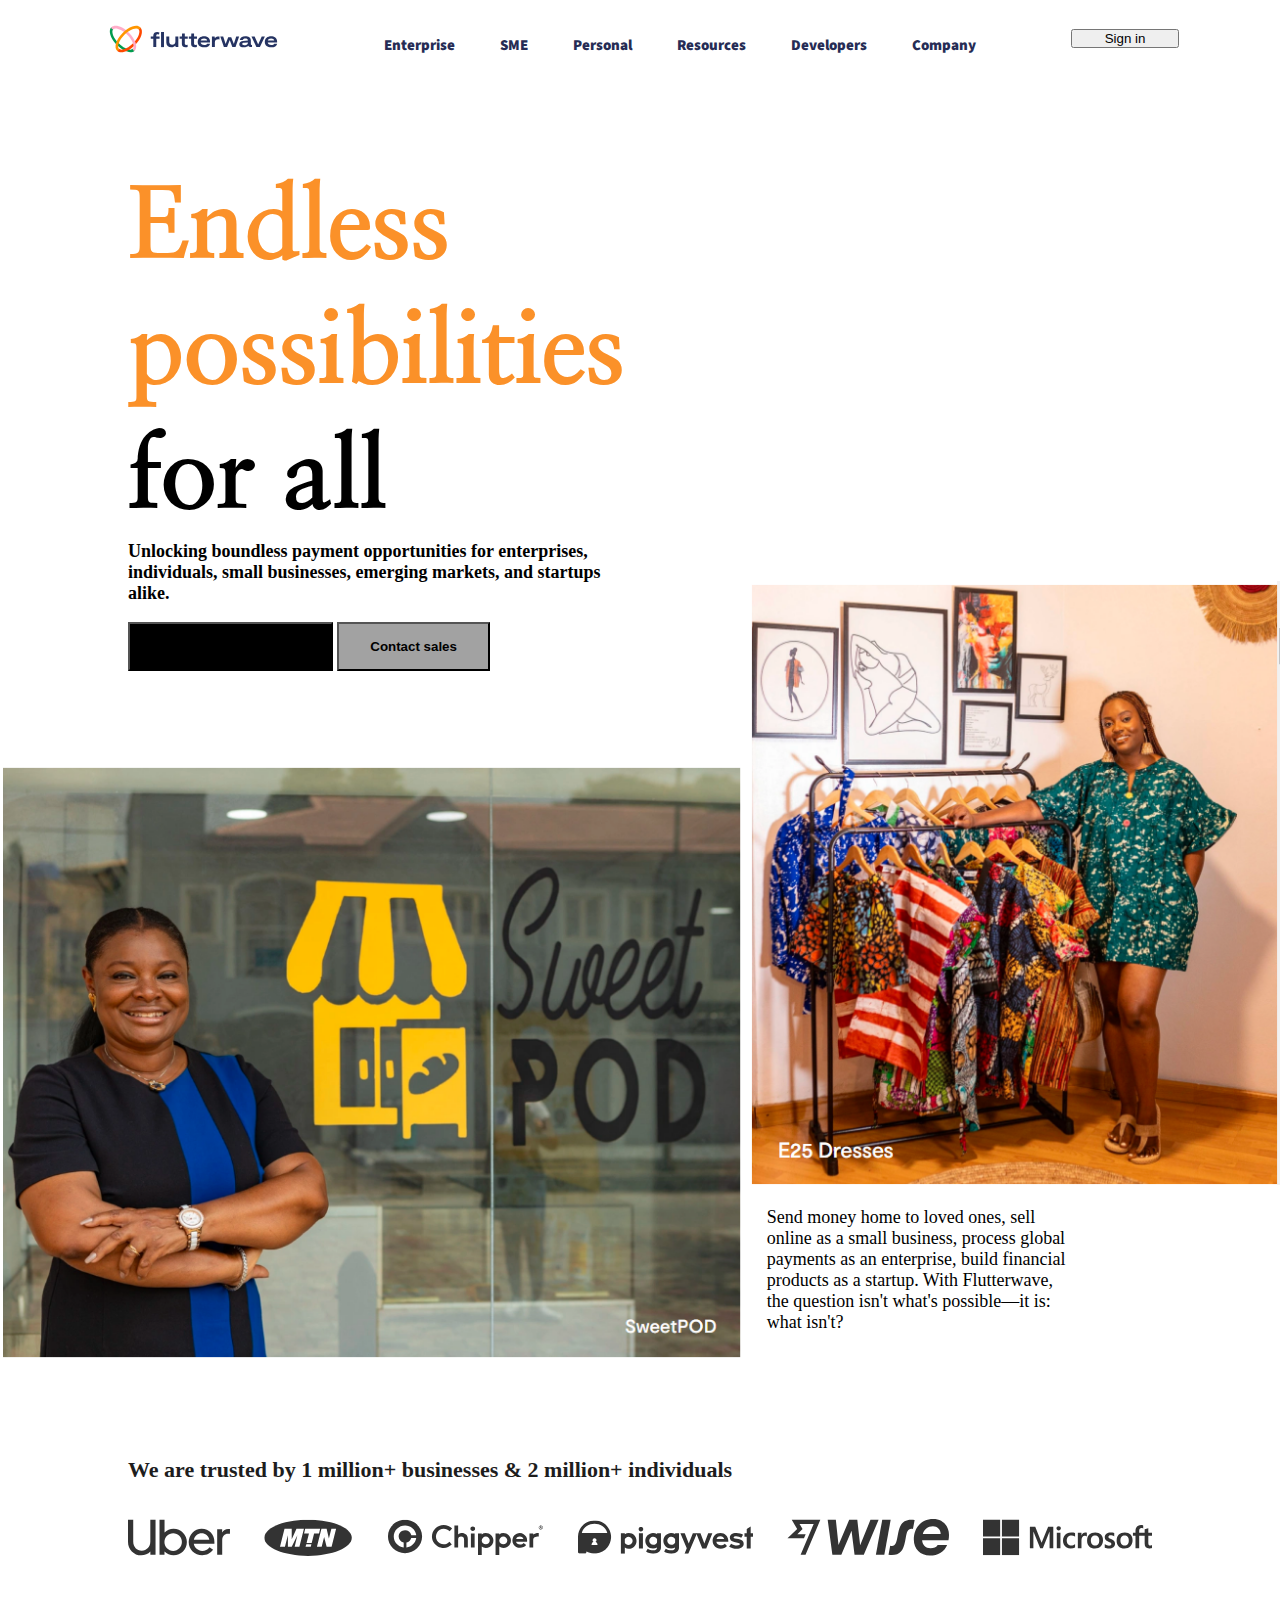
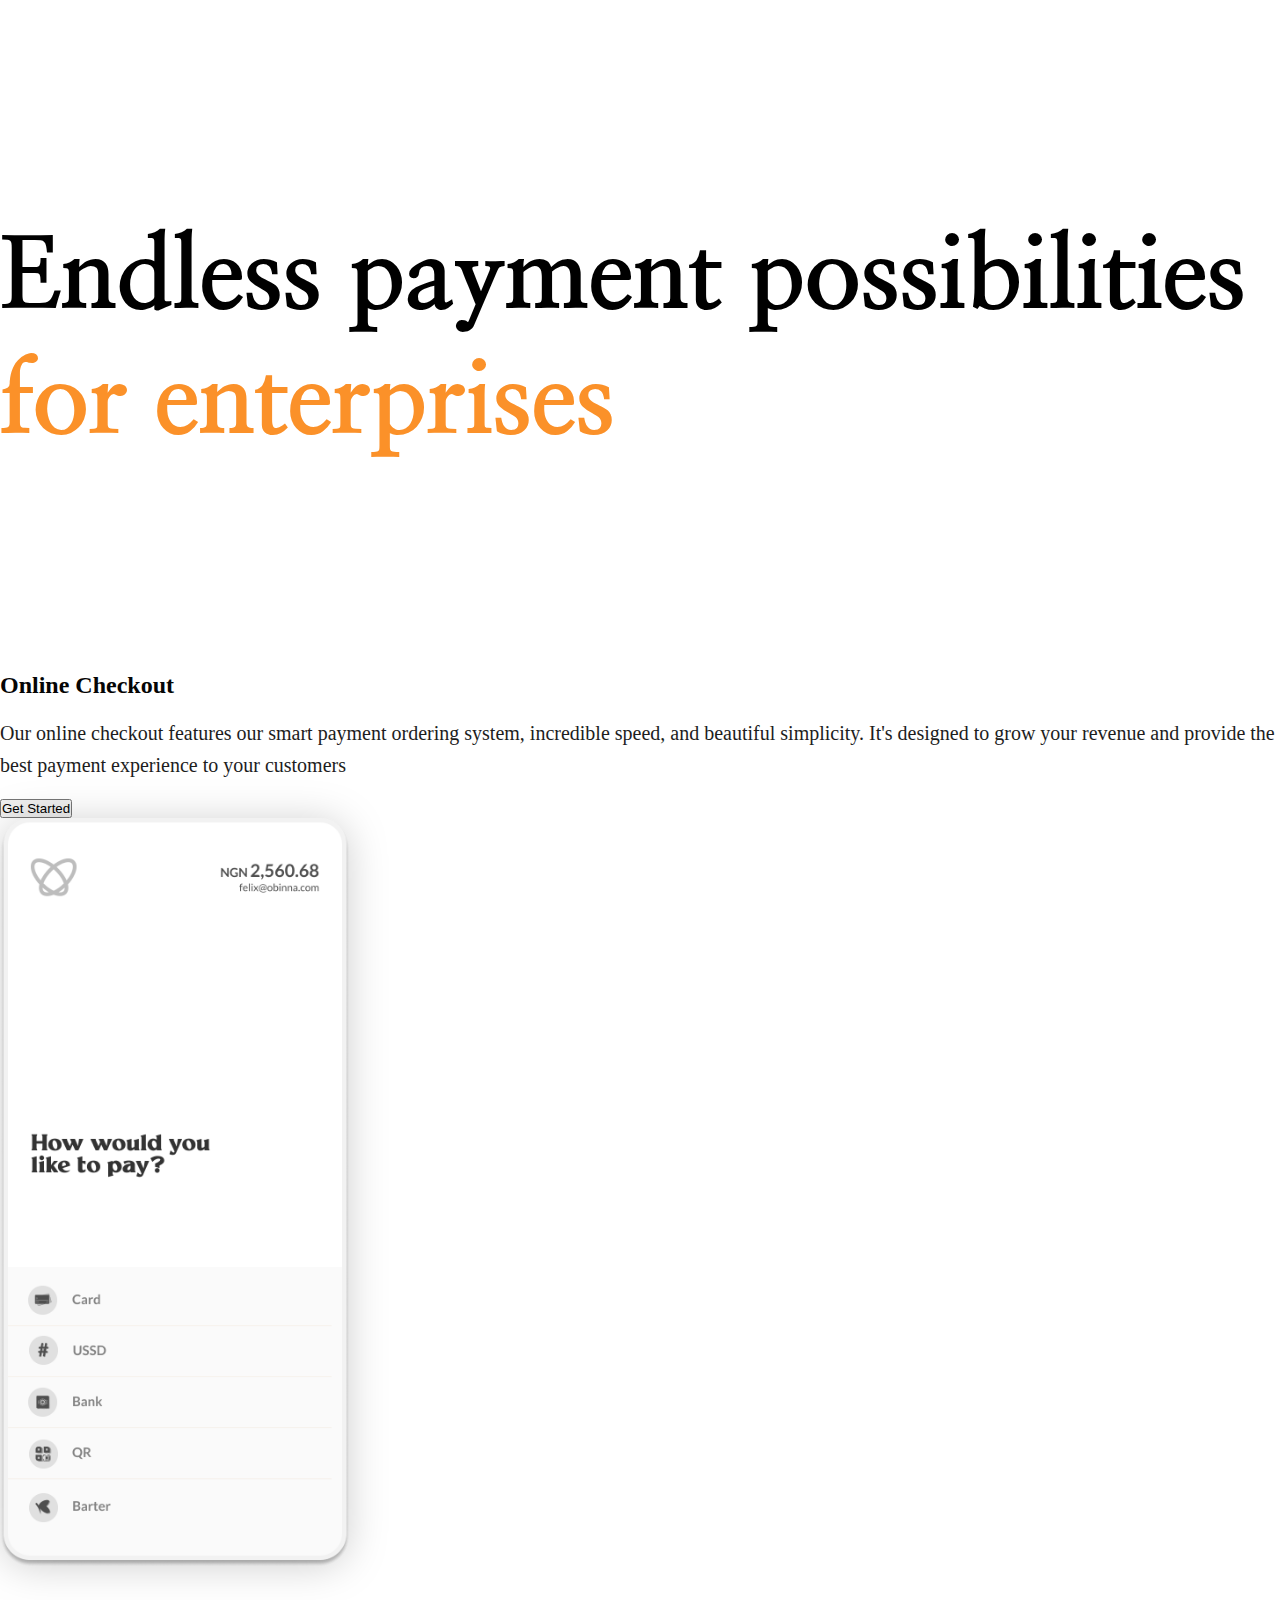
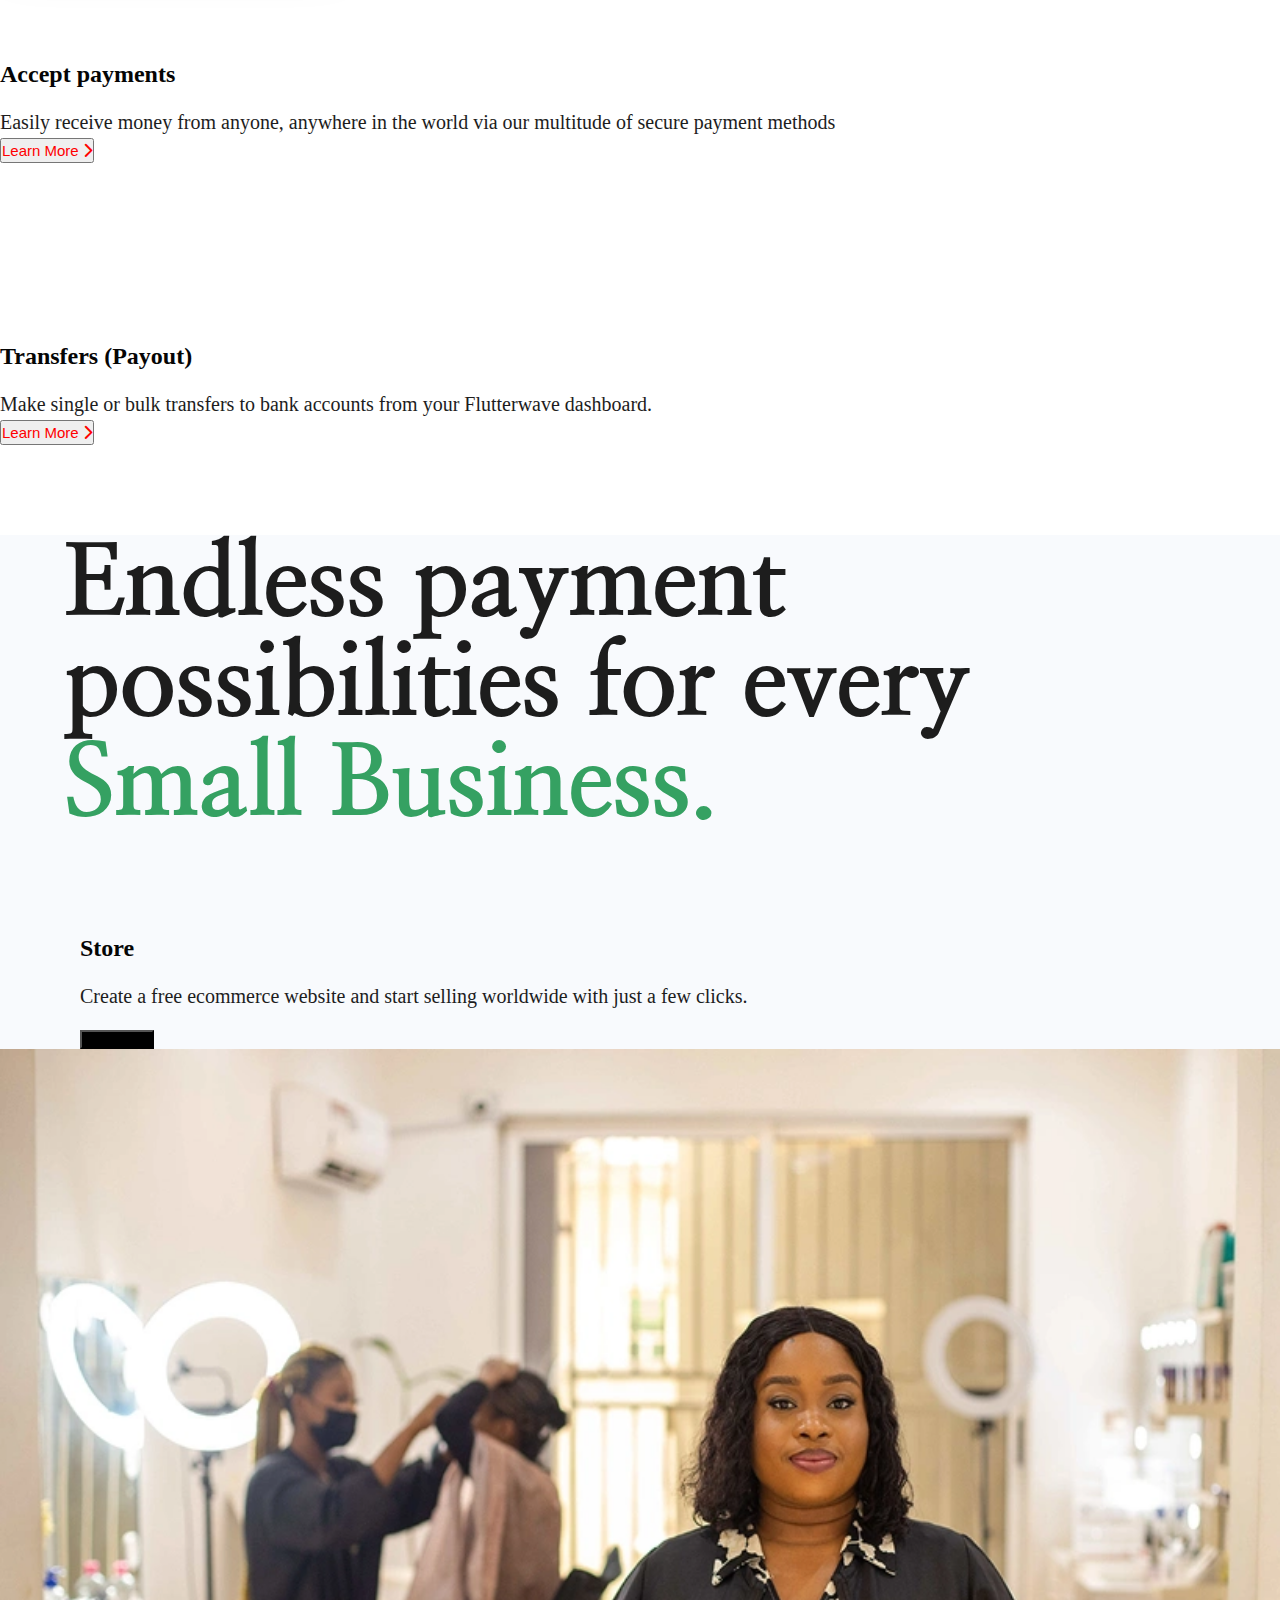
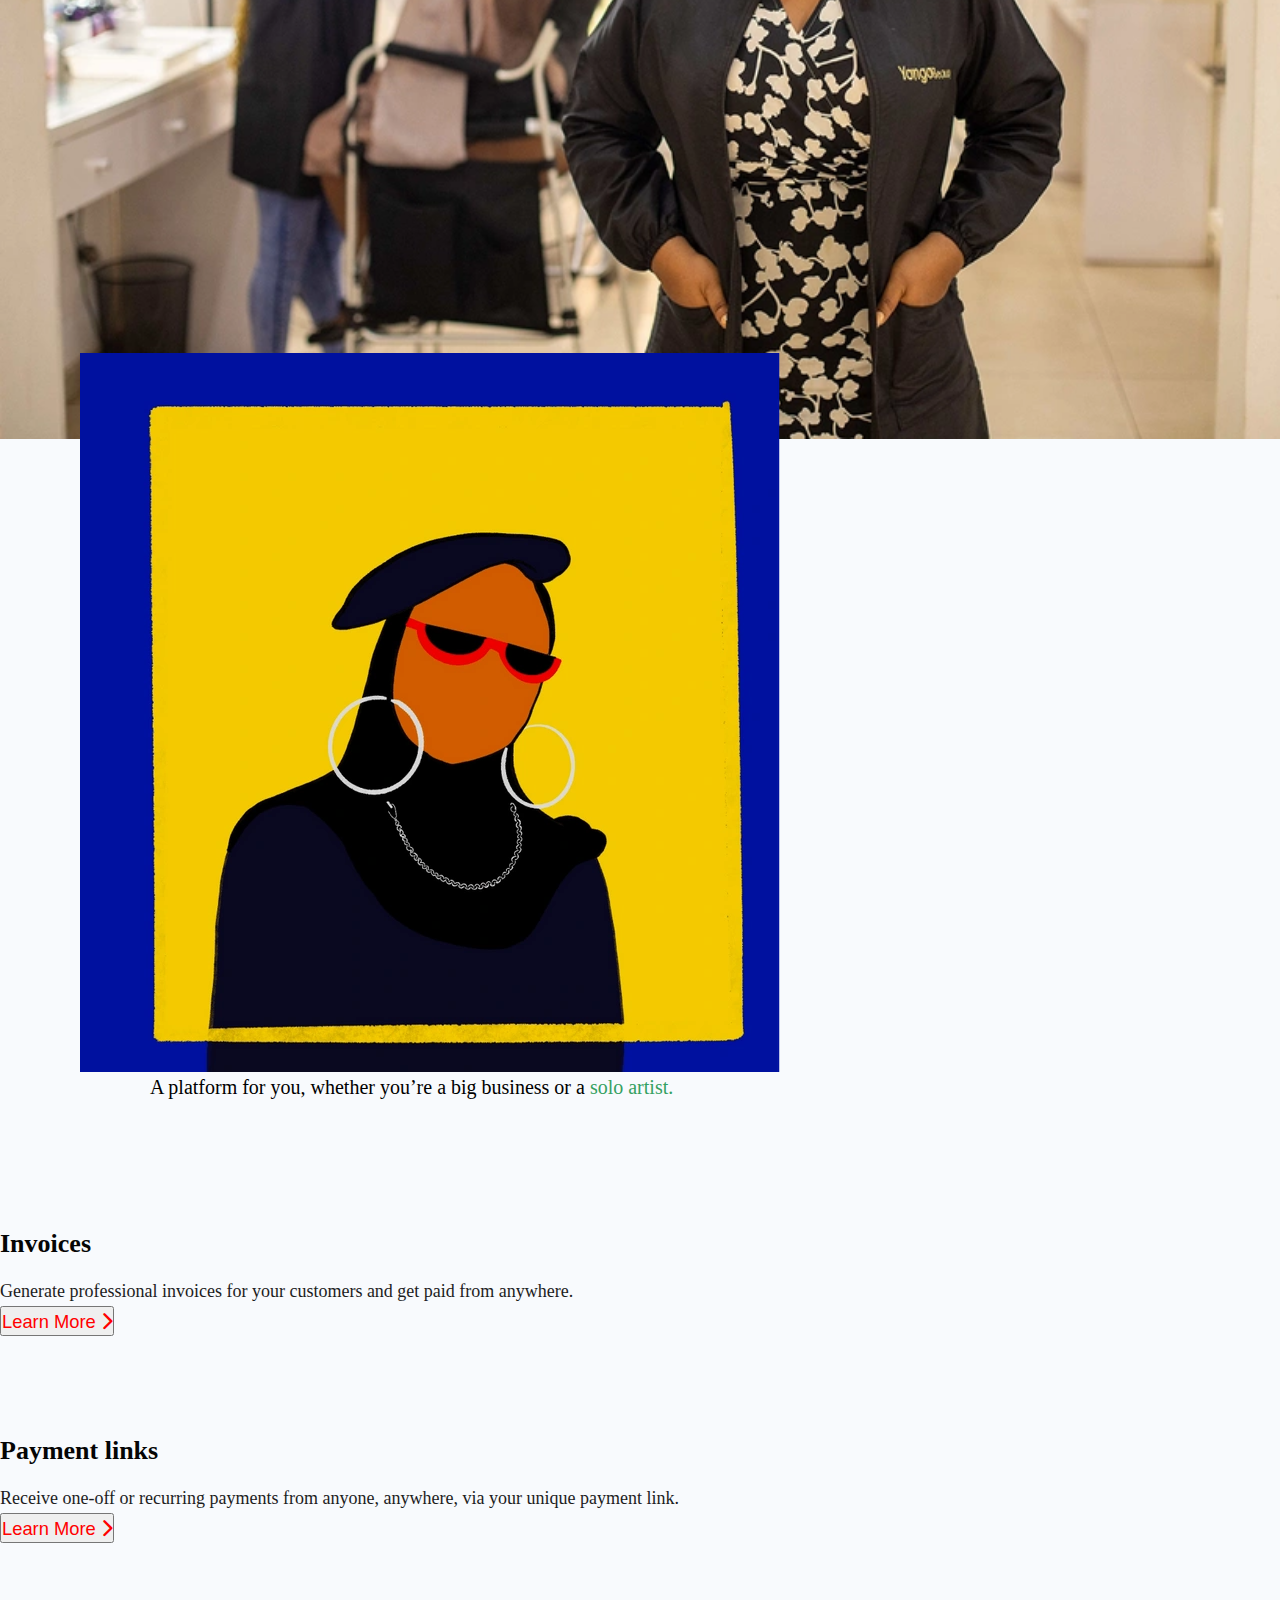
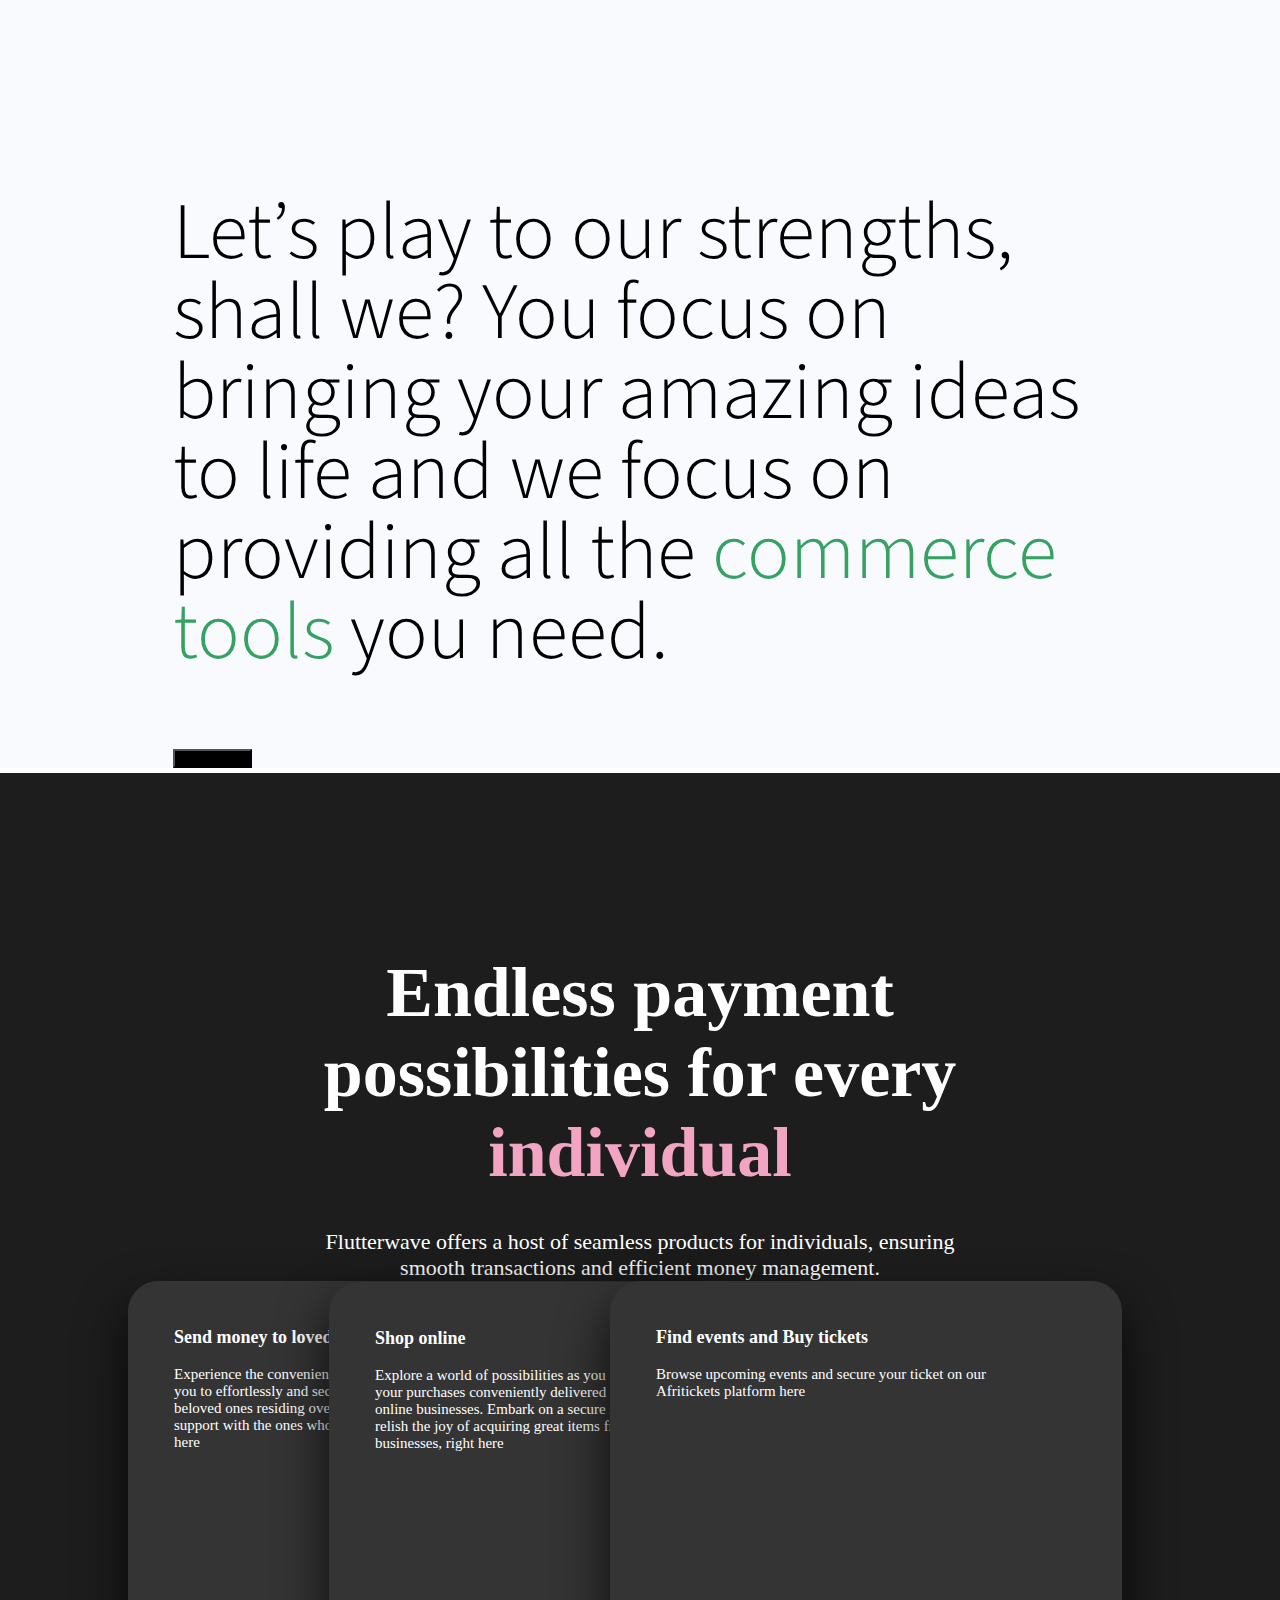
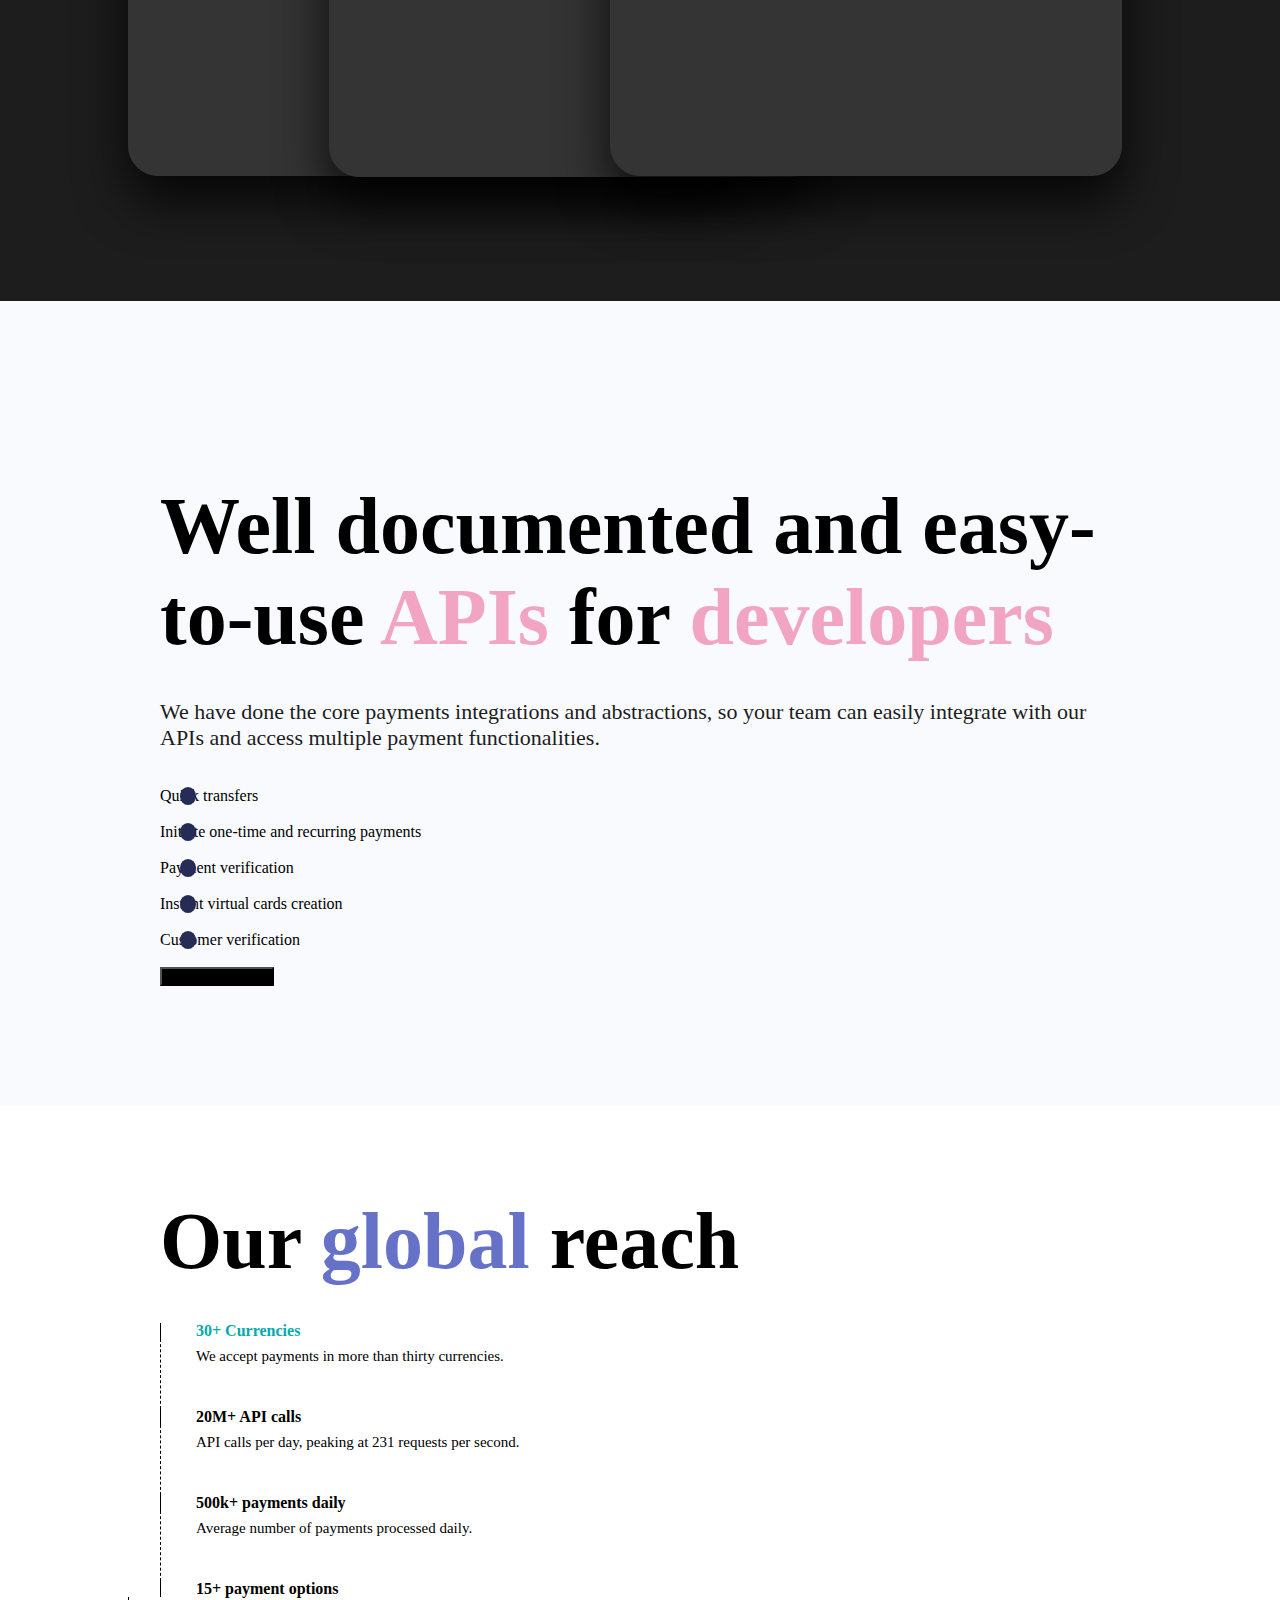
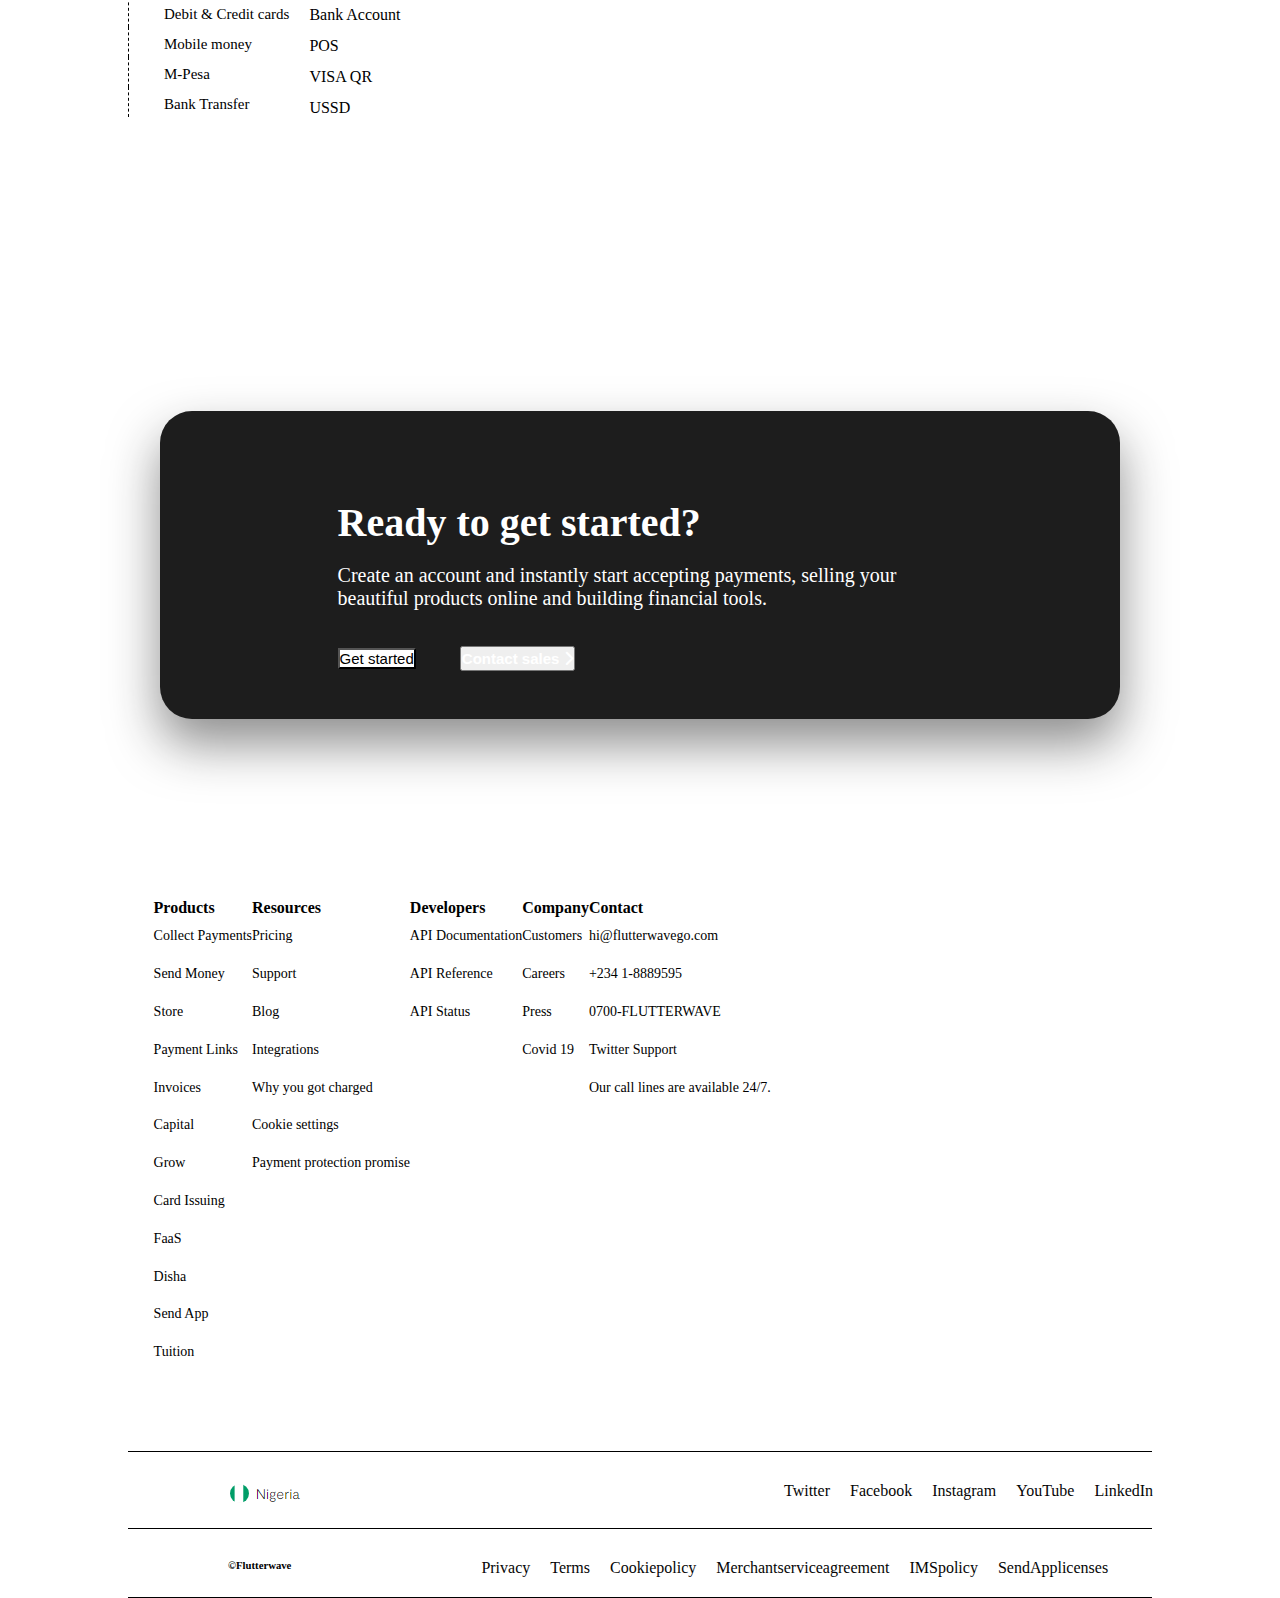
<file: index.html>
<!DOCTYPE html>
<html lang="en">
<head>
    <meta charset="UTF-8">
    <meta name="viewport" content="width=device-width, initial-scale=1.0">
    <title>FLUTTER WAVE</title>
    <link rel="shortcut icon" href="./images/FLUTTER.PNG" type="image/x-icon">
    <link rel="stylesheet" href="./css/index.css">
    <link href="https://cdn.jsdelivr.net/npm/bootstrap@5.3.2/dist/css/bootstrap.min.css" rel="stylesheet" integrity="sha384-T3c6CoIi6uLrA9TneNEoa7RxnatzjcDSCmG1MXxSR1GAsXEV/Dwwykc2MPK8M2HN" crossorigin="anonymous">
    <link rel="preconnect" href="https://fonts.googleapis.com">
    <link rel="stylesheet" href="https://cdnjs.cloudflare.com/ajax/libs/font-awesome/6.4.2/css/all.min.css" />
    <link rel="preconnect" href="https://fonts.gstatic.com" crossorigin>
    <link href="https://fonts.googleapis.com/css2?family=Nanum+Myeongjo:wght@700&display=swap" rel="stylesheet">
    <link rel="preconnect" href="https://fonts.googleapis.com">
    <link rel="preconnect" href="https://fonts.gstatic.com" crossorigin>
    <link href="https://fonts.googleapis.com/css2?family=Source+Sans+3:wght@300&display=swap" rel="stylesheet">
    <link rel="stylesheet" href="https://fonts.googleapis.com/css2?family=Material+Symbols+Outlined:opsz,wght,FILL,GRAD@24,400,0,0" />

</head>
<body>
    <!-- BEGINING OF THE HEADER  -->
    <header>
        <nav>
          <img src="./images/Second.PNG" alt="Flutterwavelogo">
            <ul>
                <li>Enterprise
                    <div class="container" id="cont">
                        <div class="row" id="row">
                            <div class="col col-4" id="col">
                               <a href="#">Payment solutions</a> <br> <br>
                               <a href="#">Glow your business</a>
                            </div>
                            <div class="col col-7" id="col1">
                                <a href="#">
                                    <svg width="42" height="42" viewBox="0 0 42 42" fill="none" xmlns="http://www.w3.org/2000/svg" class="hd__nav__link__icon"><g clip-path="url(#clip0_4995_8735)"><path d="M28.3557 -0.0314941H13.6446C6.10028 -0.0314941 -0.015625 6.08441 -0.015625 13.6288V28.3398C-0.015625 35.8841 6.10028 42 13.6446 42H28.3557C35.9 42 42.0159 35.8841 42.0159 28.3398V13.6288C42.0159 6.08441 35.9 -0.0314941 28.3557 -0.0314941Z" fill="#FDF6E6"></path> <path d="M16.8813 33.4992L16.6869 33.5412C16.4247 33.5943 16.1546 33.5944 15.8924 33.5413C15.6302 33.4883 15.3814 33.3832 15.1605 33.2324C14.9396 33.0815 14.7512 32.8879 14.6064 32.663C14.4616 32.4381 14.3633 32.1865 14.3174 31.923L10.3822 12.3573C10.266 11.8243 10.3617 11.267 10.649 10.8033C10.9363 10.3395 11.3926 10.0056 11.9216 9.8722L12.116 9.82492C12.3781 9.77254 12.648 9.77305 12.9099 9.82641C13.1718 9.87976 13.4204 9.98489 13.6411 10.1356C13.8618 10.2864 14.0502 10.4797 14.1952 10.7042C14.3402 10.9287 14.4389 11.1799 14.4855 11.4431L18.4207 30.9983C18.5414 31.5336 18.4479 32.0949 18.1603 32.5622C17.8726 33.0296 17.4136 33.3658 16.8813 33.4992Z" fill="#2A3761"></path> <path d="M30.2623 21.3993L30.0049 21.4571L19.8385 23.7111C19.6502 23.7498 19.4561 23.7503 19.2676 23.7125C19.0792 23.6747 18.9002 23.5994 18.7414 23.4911C18.5826 23.3828 18.4472 23.2436 18.3433 23.082C18.2393 22.9203 18.1689 22.7394 18.1362 22.55L18.0942 22.3503C18.0665 22.1927 18.0076 22.0422 17.9208 21.9078C17.834 21.7734 17.7212 21.6577 17.5889 21.5676C17.4567 21.4775 17.3078 21.4148 17.1509 21.3832C16.994 21.3516 16.8324 21.3517 16.6756 21.3836L15.7036 21.5937C15.4611 21.6438 15.2109 21.6445 14.9681 21.5958C14.7253 21.5471 14.4948 21.4499 14.2903 21.3102C14.0858 21.1705 13.9116 20.991 13.778 20.7824C13.6444 20.5739 13.5542 20.3405 13.5128 20.0964L12.3674 14.4011L12.0837 13.1349C11.9995 12.748 12.0692 12.3435 12.2781 12.0071C12.487 11.6707 12.8186 11.4289 13.2028 11.3328L14.0592 11.1384L21.1677 9.56222C21.3404 9.52483 21.5189 9.52251 21.6925 9.55543C21.8661 9.58834 22.0313 9.65581 22.1784 9.75383C22.3254 9.85185 22.4512 9.97841 22.5484 10.126C22.6455 10.2736 22.712 10.4392 22.7439 10.613L22.8017 10.8967C22.8294 11.0602 22.8897 11.2164 22.979 11.3561C23.0683 11.4957 23.1848 11.616 23.3216 11.7096C23.4584 11.8033 23.6127 11.8684 23.7752 11.9012C23.9377 11.9339 24.1052 11.9336 24.2676 11.9002L28.0767 11.0333C28.3043 10.9878 28.5387 10.9884 28.7661 11.0349C28.9935 11.0814 29.2093 11.173 29.4007 11.3042C29.5922 11.4354 29.7554 11.6037 29.8808 11.799C30.0062 11.9943 30.0913 12.2127 30.131 12.4414L31.3236 18.3888L31.5233 19.3871C31.6125 19.8203 31.5313 20.2713 31.2964 20.6461C31.0615 21.021 30.6911 21.2908 30.2623 21.3993V21.3993Z" fill="#FF9F00"></path> <path d="M13.2252 11.3118C12.8327 11.4031 12.4924 11.6462 12.2787 11.9879C12.065 12.3296 11.9954 12.742 12.0851 13.1349L12.3478 14.4221L13.4932 20.1174C13.5346 20.3615 13.6248 20.5948 13.7584 20.8034C13.892 21.0119 14.0662 21.1914 14.2707 21.3312C14.4752 21.4709 14.7057 21.5681 14.9485 21.6168C15.1913 21.6655 15.4415 21.6648 15.684 21.6147L16.4721 21.4413L14.5072 11.5587C14.4704 11.3905 14.4158 11.2267 14.3443 11.0701L14.0816 11.1279L13.2252 11.3118Z" fill="#FF5804"></path></g> <defs><clipPath id="clip0_4995_8735"><rect width="42" height="42" fill="white"></rect></clipPath></defs></svg>
                                <p> <span>Accept Online payment</span><br>Easily receive online payments from <br> around the world in different currencies.</p>
                                </a>
                                <a href="#"><svg width="42" height="42" viewBox="0 0 42 42" fill="none" xmlns="http://www.w3.org/2000/svg" class="hd__nav__link__icon"><g clip-path="url(#clip0_5031_21902)"><path d="M28.3656 0.0157471H13.6656C6.12694 0.0157471 0.015625 6.12706 0.015625 13.6657V28.3657C0.015625 35.9044 6.12694 42.0157 13.6656 42.0157H28.3656C35.9043 42.0157 42.0156 35.9044 42.0156 28.3657V13.6657C42.0156 6.12706 35.9043 0.0157471 28.3656 0.0157471Z" fill="#E9EAF3"></path> <path d="M21.0159 28.4183C26.5162 28.4183 30.9751 23.9593 30.9751 18.459C30.9751 12.9587 26.5162 8.49976 21.0159 8.49976C15.5155 8.49976 11.0566 12.9587 11.0566 18.459C11.0566 23.9593 15.5155 28.4183 21.0159 28.4183Z" fill="#2A3761"></path> <path d="M22.6006 19.509L27.9871 31.059C28.1289 31.3683 28.1773 31.7123 28.1265 32.0487C28.0756 32.3851 27.9277 32.6994 27.7009 32.953C27.474 33.2066 27.1781 33.3885 26.8494 33.4764C26.5207 33.5642 26.1735 33.5543 25.8504 33.4477L21.5716 32.025C21.2158 31.9042 20.8301 31.9042 20.4744 32.025L16.1904 33.453C15.8783 33.5569 15.5433 33.5705 15.2239 33.4921C14.9045 33.4136 14.6138 33.2465 14.3854 33.0098C14.157 32.7732 14.0002 32.4767 13.9331 32.1548C13.866 31.8328 13.8914 31.4984 14.0064 31.1902C14.0184 31.1445 14.036 31.1004 14.0589 31.059L19.4244 19.5037C19.5516 19.2209 19.7539 18.9783 20.0094 18.8024C20.2649 18.6265 20.5637 18.5241 20.8734 18.5062H20.9994C21.3354 18.4971 21.6666 18.5874 21.9515 18.7658C22.2363 18.9442 22.4622 19.2027 22.6006 19.509V19.509Z" fill="#F2AEC9"></path> <path d="M21.0007 28.4183C22.7916 28.4216 24.5498 27.939 26.088 27.0218L22.602 19.509C22.4635 19.2027 22.2377 18.9442 21.9528 18.7658C21.6679 18.5874 21.3367 18.4971 21.0007 18.5062H20.8957C20.5824 18.5203 20.2791 18.621 20.0196 18.7971C19.7601 18.9732 19.5545 19.2178 19.4257 19.5038L15.9082 27.0218C17.4482 27.9392 19.2082 28.4218 21.0007 28.4183V28.4183Z" fill="#FF5804"></path></g> <defs><clipPath id="clip0_5031_21902"><rect width="42" height="42" fill="white"></rect></clipPath></defs></svg>
                            
                                    <p> <span>Payout & Transfer</span> <br> Experience effortless cross-border <br> payouts and transfer in various <br> currencies.</p></a>
                                    <a href="#">
                                        <svg width="50" height="40" viewBox="0 0 50 50" fill="none" xmlns="http://www.w3.org/2000/svg" class="hd__nav__link__icon"><path d="M33.7499 0H16.25C7.27537 0 0 7.27537 0 16.25V33.75C0 42.7246 7.27537 49.9999 16.25 49.9999H33.7499C42.7246 49.9999 50 42.7246 50 33.75V16.25C50 7.27537 42.7246 0 33.7499 0Z" fill="#F9EDF2"></path> <path d="M25.363 16.9678C31.6336 15.797 36.3194 12.7175 35.829 10.0879C35.3385 7.45838 29.858 6.27588 23.5874 7.44667C17.3168 8.61746 12.631 11.697 13.1214 14.3265C13.6119 16.9561 19.0924 18.1386 25.363 16.9678Z" fill="#FF5805"></path> <path d="M28.2436 39.5088C37.6684 35.1164 43.6214 27.9314 41.5399 23.4616C39.4584 18.9917 30.1308 18.9296 20.706 23.3221C11.2811 27.7146 5.3282 34.8995 7.4097 39.3694C9.49121 43.8392 18.8188 43.9013 28.2436 39.5088Z" fill="#2A3362"></path> <path d="M41.7702 26.1082C43.0814 23.2429 37.7494 17.9909 29.8608 14.3769C21.9721 10.7628 14.5145 10.1563 13.2033 13.0216C11.8922 15.8869 17.2242 21.1388 25.1128 24.7529C33.0015 28.367 40.4591 28.9735 41.7702 26.1082Z" fill="#FF9B00"></path> <path d="M28.2436 39.5088C37.6684 35.1164 43.6214 27.9314 41.5399 23.4616C39.4584 18.9917 30.1308 18.9296 20.706 23.3221C11.2811 27.7146 5.3282 34.8995 7.4097 39.3694C9.49121 43.8392 18.8188 43.9013 28.2436 39.5088Z" fill="#F4AFCB"></path> <path d="M41.7702 26.1082C43.0814 23.2429 37.7494 17.9909 29.8608 14.3769C21.9721 10.7628 14.5145 10.1563 13.2033 13.0216C11.8922 15.8869 17.2242 21.1388 25.1128 24.7529C33.0015 28.367 40.4591 28.9735 41.7702 26.1082Z" fill="#009A46"></path></svg>
                            
                                        <p> <span>Swap</span> <br> Swap your Naria for Dollrs,Euros and <br> pound.</p>
                                    </a>
                                    <a href="#">
                                        <a href="/ng/collect-payments#section-pos" class="hd__nav__link"><svg width="42" height="42" viewBox="0 0 42 42" fill="none" xmlns="http://www.w3.org/2000/svg" class="hd__nav__link__icon"><path d="M27.0217 0H14.9782C6.70599 0 0 6.70599 0 14.9782V27.0217C0 35.294 6.70599 42 14.9782 42H27.0217C35.294 42 42 35.294 42 27.0217V14.9782C42 6.70599 35.294 0 27.0217 0Z" fill="#FFE9D6"></path> <path d="M30.9567 11H10.7364C9.22511 11 8 12.2232 8 13.7322C8 15.2411 9.22511 16.4643 10.7364 16.4643H30.9567C32.468 16.4643 33.6931 15.2411 33.6931 13.7322C33.6931 12.2232 32.468 11 30.9567 11Z" fill="#2D375E"></path> <path d="M26.3986 13.1824H15.2938C13.6806 13.1824 12.3728 14.4901 12.3728 16.1034V28.845C12.3728 30.4583 13.6806 31.766 15.2938 31.766H26.3986C28.0119 31.766 29.3196 30.4583 29.3196 28.845V16.1034C29.3196 14.4901 28.0119 13.1824 26.3986 13.1824Z" fill="#FF9800"></path> <path d="M20.8503 25.7561H19.331C18.7015 25.7561 18.3574 26.4864 18.7603 26.9648L20.2795 28.8198C20.5733 29.1807 21.1273 29.1807 21.4295 28.8198L22.9488 26.9648C23.3433 26.478 22.9991 25.7561 22.3779 25.7561H20.8587H20.8503Z" fill="#FF5805"></path></svg> <span class="hd__nav__link__info"><span class="hd__nav__link__title">
                            
                                        <p> <span>POS systems</span> <br> point of sale devices with multiple <br> payment method to grow your physical <br> business.</p>
                                    </a>
                                    <a href="#">
                                        <svg width="43" height="43" viewBox="0 0 43 43" fill="none" xmlns="http://www.w3.org/2000/svg" class="hd__nav__link__icon"><path d="M21.4099 42.3099C33.0079 42.3099 42.4099 32.9079 42.4099 21.3099C42.4099 9.71196 33.0079 0.309937 21.4099 0.309937C9.81193 0.309937 0.409912 9.71196 0.409912 21.3099C0.409912 32.9079 9.81193 42.3099 21.4099 42.3099Z" fill="#FFF3E6"></path> <path d="M22.3339 10.6251H15.7398C13.063 10.6251 10.8931 12.7951 10.8931 15.4719V24.5691C10.8931 27.2459 13.063 29.4159 15.7398 29.4159H22.3339C25.0107 29.4159 27.1807 27.2459 27.1807 24.5691V15.4719C27.1807 12.7951 25.0107 10.6251 22.3339 10.6251Z" fill="#2A3362"></path> <path d="M26.6431 14.3296H19.3267C16.8262 14.3296 14.7991 16.3567 14.7991 18.8572V28.6936C14.7991 31.1941 16.8262 33.2212 19.3267 33.2212H26.6431C29.1436 33.2212 31.1707 31.1941 31.1707 28.6936V18.8572C31.1707 16.3567 29.1436 14.3296 26.6431 14.3296Z" fill="#FF9800"></path> <path d="M27.4159 25.6948H18.3102C17.8092 25.6948 17.4031 26.101 17.4031 26.602V26.6104C17.4031 27.1115 17.8092 27.5176 18.3102 27.5176H27.4159C27.9169 27.5176 28.3231 27.1115 28.3231 26.6104V26.602C28.3231 26.101 27.9169 25.6948 27.4159 25.6948Z" fill="#FF5805"></path> <path d="M27.4159 22.0575H18.3102C17.8092 22.0575 17.4031 22.4637 17.4031 22.9647V22.9731C17.4031 23.4741 17.8092 23.8803 18.3102 23.8803H27.4159C27.9169 23.8803 28.3231 23.4741 28.3231 22.9731V22.9647C28.3231 22.4637 27.9169 22.0575 27.4159 22.0575Z" fill="#FF5805"></path> <path d="M19.9147 18.4204H18.3102C17.8092 18.4204 17.4031 18.8266 17.4031 19.3276V19.336C17.4031 19.837 17.8092 20.2432 18.3102 20.2432H19.9147C20.4157 20.2432 20.8219 19.837 20.8219 19.336V19.3276C20.8219 18.8266 20.4157 18.4204 19.9147 18.4204Z" fill="white"></path></svg>
                                        <p><span>Checkout demo</span> <br>Experience checkout yourself</p></a>
                             </div>
                        </div>
                    </div>
                </li>
                <li>SME
                    <div class="container" id="cont">
                        <div class="row" id="row">
                            <div class="col col-3" id="col">
                               <a href="#">Sell to anyone anywhere</a> <br> <br>
                               <a href="#">Grow your business</a>
                               <a href="#"><p>
                                <img src="/images/send-app-staging.jpg" alt="Send app QR code">
                               <span> Scan to download Send mobile app.</span></p>
                        </a>
                            </div>
                            <div class="col col-4" id="col1">
                                <a href="#">
                                    <svg width="43" height="43" viewBox="0 0 43 43" fill="none" xmlns="http://www.w3.org/2000/svg" class="hd__nav__link__icon"><path d="M21.4099 42.3099C33.0079 42.3099 42.4099 32.9079 42.4099 21.3099C42.4099 9.71196 33.0079 0.309937 21.4099 0.309937C9.81193 0.309937 0.409912 9.71196 0.409912 21.3099C0.409912 32.9079 9.81193 42.3099 21.4099 42.3099Z" fill="#FFF3E6"></path> <path d="M22.3339 10.6251H15.7398C13.063 10.6251 10.8931 12.7951 10.8931 15.4719V24.5691C10.8931 27.2459 13.063 29.4159 15.7398 29.4159H22.3339C25.0107 29.4159 27.1807 27.2459 27.1807 24.5691V15.4719C27.1807 12.7951 25.0107 10.6251 22.3339 10.6251Z" fill="#2A3362"></path> <path d="M26.6431 14.3296H19.3267C16.8262 14.3296 14.7991 16.3567 14.7991 18.8572V28.6936C14.7991 31.1941 16.8262 33.2212 19.3267 33.2212H26.6431C29.1436 33.2212 31.1707 31.1941 31.1707 28.6936V18.8572C31.1707 16.3567 29.1436 14.3296 26.6431 14.3296Z" fill="#FF9800"></path> <path d="M27.4159 25.6948H18.3102C17.8092 25.6948 17.4031 26.101 17.4031 26.602V26.6104C17.4031 27.1115 17.8092 27.5176 18.3102 27.5176H27.4159C27.9169 27.5176 28.3231 27.1115 28.3231 26.6104V26.602C28.3231 26.101 27.9169 25.6948 27.4159 25.6948Z" fill="#FF5805"></path> <path d="M27.4159 22.0575H18.3102C17.8092 22.0575 17.4031 22.4637 17.4031 22.9647V22.9731C17.4031 23.4741 17.8092 23.8803 18.3102 23.8803H27.4159C27.9169 23.8803 28.3231 23.4741 28.3231 22.9731V22.9647C28.3231 22.4637 27.9169 22.0575 27.4159 22.0575Z" fill="#FF5805"></path> <path d="M19.9147 18.4204H18.3102C17.8092 18.4204 17.4031 18.8266 17.4031 19.3276V19.336C17.4031 19.837 17.8092 20.2432 18.3102 20.2432H19.9147C20.4157 20.2432 20.8219 19.837 20.8219 19.336V19.3276C20.8219 18.8266 20.4157 18.4204 19.9147 18.4204Z" fill="white"></path></svg>
                            
                                <p> <span>Online checkout</span><br>Add our checkout to your shopify, <br> Wordpress, WobCommerce, joomia <br> and PrestaShop stores.</p>
                                </a>
                                <a href="#"><svg width="42" height="42" viewBox="0 0 42 42" fill="none" xmlns="http://www.w3.org/2000/svg" class="hd__nav__link__icon"><g clip-path="url(#clip0_5031_21959)"><path d="M28.3557 -0.0157471H13.6446C6.10028 -0.0157471 -0.015625 6.10015 -0.015625 13.6445V28.3555C-0.015625 35.8999 6.10028 42.0158 13.6446 42.0158H28.3557C35.9 42.0158 42.0159 35.8999 42.0159 28.3555V13.6445C42.0159 6.10015 35.9 -0.0157471 28.3557 -0.0157471Z" fill="#F9EEF3"></path> <path d="M21.2162 19.4028C24.3268 19.4028 26.8484 16.7541 26.8484 13.4869C26.8484 10.2196 24.3268 7.57092 21.2162 7.57092C18.1056 7.57092 15.584 10.2196 15.584 13.4869C15.584 16.7541 18.1056 19.4028 21.2162 19.4028Z" fill="#F2AEC9"></path> <path d="M26.9958 14.1699H15.001C12.4505 14.1699 10.3828 16.2376 10.3828 18.7881V25.9387C10.3828 28.4893 12.4505 30.557 15.001 30.557H26.9958C29.5463 30.557 31.614 28.4893 31.614 25.9387V18.7881C31.614 16.2376 29.5463 14.1699 26.9958 14.1699Z" fill="#2A3761"></path> <path d="M15.625 14.1857C15.744 15.597 16.3808 16.9144 17.4128 17.8844C18.4449 18.8544 19.7992 19.4083 21.2152 19.4396C22.6293 19.4057 23.9811 18.8507 25.011 17.8809C26.0408 16.9112 26.6761 15.5952 26.7949 14.1857H15.625Z" fill="#FF5804"></path> <path d="M27.7137 23.732C28.4305 23.732 29.0115 23.1205 29.0115 22.366C29.0115 21.6116 28.4305 21 27.7137 21C26.997 21 26.416 21.6116 26.416 22.366C26.416 23.1205 26.997 23.732 27.7137 23.732Z" fill="white"></path></g> <defs><clipPath id="clip0_5031_21959"><rect width="42" height="42" fill="white"></rect></clipPath></defs></svg>
                            
                                    <p> <span>Payment Links</span> <br> Accept payment without writing <br> code.</p></a>
                                    <a href="#">
                                        <a href="/ng/collect-payments#section-pos" class="hd__nav__link"><svg width="42" height="42" viewBox="0 0 42 42" fill="none" xmlns="http://www.w3.org/2000/svg" class="hd__nav__link__icon"><path d="M27.0217 0H14.9782C6.70599 0 0 6.70599 0 14.9782V27.0217C0 35.294 6.70599 42 14.9782 42H27.0217C35.294 42 42 35.294 42 27.0217V14.9782C42 6.70599 35.294 0 27.0217 0Z" fill="#FFE9D6"></path> <path d="M30.9567 11H10.7364C9.22511 11 8 12.2232 8 13.7322C8 15.2411 9.22511 16.4643 10.7364 16.4643H30.9567C32.468 16.4643 33.6931 15.2411 33.6931 13.7322C33.6931 12.2232 32.468 11 30.9567 11Z" fill="#2D375E"></path> <path d="M26.3986 13.1824H15.2938C13.6806 13.1824 12.3728 14.4901 12.3728 16.1034V28.845C12.3728 30.4583 13.6806 31.766 15.2938 31.766H26.3986C28.0119 31.766 29.3196 30.4583 29.3196 28.845V16.1034C29.3196 14.4901 28.0119 13.1824 26.3986 13.1824Z" fill="#FF9800"></path> <path d="M20.8503 25.7561H19.331C18.7015 25.7561 18.3574 26.4864 18.7603 26.9648L20.2795 28.8198C20.5733 29.1807 21.1273 29.1807 21.4295 28.8198L22.9488 26.9648C23.3433 26.478 22.9991 25.7561 22.3779 25.7561H20.8587H20.8503Z" fill="#FF5805"></path></svg> <span class="hd__nav__link__info"><span class="hd__nav__link__title">
                                        <p> <span>POS systems</span> <br> Point of sale devices with multiple <br> payment method to grow your physical <br> business.</p>
                                    </a>
                                    <a href="#">
                                        <svg width="42" height="42" viewBox="0 0 42 42" fill="none" xmlns="http://www.w3.org/2000/svg" class="hd__nav__link__icon"><path d="M28.35 0H13.65C6.11131 0 0 6.11131 0 13.65V28.35C0 35.8887 6.11131 42 13.65 42H28.35C35.8887 42 42 35.8887 42 28.35V13.65C42 6.11131 35.8887 0 28.35 0Z" fill="#D9F4E4"></path> <path d="M25.3945 15.771H16.606C13.7181 15.771 11.377 18.1121 11.377 21V27.9457C11.377 30.8336 13.7181 33.1747 16.606 33.1747H25.3945C28.2823 33.1747 30.6235 30.8336 30.6235 27.9457V21C30.6235 18.1121 28.2823 15.771 25.3945 15.771Z" fill="#2A3761"></path> <path d="M31.7094 19.3883C24.6883 21.231 17.3105 21.231 10.2894 19.3883C8.61461 18.9578 8.00036 17.2883 9.11336 16.1595L13.1244 10.9095C13.6369 10.4241 14.319 10.1584 15.0249 10.1693H27.3834C28.0889 10.1601 28.7704 10.4256 29.2839 10.9095L32.8854 16.1595L32.9326 16.2068L33.0166 16.296C33.9459 17.409 33.3159 18.9735 31.7094 19.3883Z" fill="#35A162"></path> <path d="M11.4238 19.6665C17.7232 21.1366 24.2765 21.1366 30.5758 19.6665C30.4613 18.6067 29.965 17.6248 29.1796 16.9041C28.3942 16.1834 27.3733 15.7732 26.3076 15.75H15.6921C14.6264 15.7732 13.6055 16.1834 12.8201 16.9041C12.0346 17.6248 11.5383 18.6067 11.4238 19.6665V19.6665Z" fill="#FF9F00"></path> <path d="M24.6325 24.1395H17.3717C16.5106 24.1395 15.8125 24.8376 15.8125 25.6988C15.8125 26.5599 16.5106 27.258 17.3717 27.258H24.6325C25.4936 27.258 26.1917 26.5599 26.1917 25.6988C26.1917 24.8376 25.4936 24.1395 24.6325 24.1395Z" fill="white"></path></svg>
                            
                                        <p> <span>Build your online store </span> <br> Create a free online store that helps <br> you find customers, and accept <br> payments globally.</p>
                                    </a>
                                    </div>
                             <div class="col col-4" id="col3">
                                <a href="#">
                                    <svg width="50" height="40" viewBox="0 0 50 50" fill="none" xmlns="http://www.w3.org/2000/svg" class="hd__nav__link__icon"><path d="M33.7499 0H16.25C7.27537 0 0 7.27537 0 16.25V33.75C0 42.7246 7.27537 49.9999 16.25 49.9999H33.7499C42.7246 49.9999 50 42.7246 50 33.75V16.25C50 7.27537 42.7246 0 33.7499 0Z" fill="#F9EDF2"></path> <path d="M25.363 16.9678C31.6336 15.797 36.3194 12.7175 35.829 10.0879C35.3385 7.45838 29.858 6.27588 23.5874 7.44667C17.3168 8.61746 12.631 11.697 13.1214 14.3265C13.6119 16.9561 19.0924 18.1386 25.363 16.9678Z" fill="#FF5805"></path> <path d="M28.2436 39.5088C37.6684 35.1164 43.6214 27.9314 41.5399 23.4616C39.4584 18.9917 30.1308 18.9296 20.706 23.3221C11.2811 27.7146 5.3282 34.8995 7.4097 39.3694C9.49121 43.8392 18.8188 43.9013 28.2436 39.5088Z" fill="#2A3362"></path> <path d="M41.7702 26.1082C43.0814 23.2429 37.7494 17.9909 29.8608 14.3769C21.9721 10.7628 14.5145 10.1563 13.2033 13.0216C11.8922 15.8869 17.2242 21.1388 25.1128 24.7529C33.0015 28.367 40.4591 28.9735 41.7702 26.1082Z" fill="#FF9B00"></path> <path d="M28.2436 39.5088C37.6684 35.1164 43.6214 27.9314 41.5399 23.4616C39.4584 18.9917 30.1308 18.9296 20.706 23.3221C11.2811 27.7146 5.3282 34.8995 7.4097 39.3694C9.49121 43.8392 18.8188 43.9013 28.2436 39.5088Z" fill="#F4AFCB"></path> <path d="M41.7702 26.1082C43.0814 23.2429 37.7494 17.9909 29.8608 14.3769C21.9721 10.7628 14.5145 10.1563 13.2033 13.0216C11.8922 15.8869 17.2242 21.1388 25.1128 24.7529C33.0015 28.367 40.4591 28.9735 41.7702 26.1082Z" fill="#009A46"></path></svg>
                                    <p> <span>Swap</span> <br> Swap your Naria for Dollrs,Euros and <br> pound.</p>
                                    </a>
                                <a href="#">
                                    <svg width="42" height="42" viewBox="0 0 42 42" fill="none" xmlns="http://www.w3.org/2000/svg" class="hd__nav__link__icon"><g clip-path="url(#clip0_5031_21974)"><path d="M28.3557 -0.0157471H13.6446C6.10028 -0.0157471 -0.015625 6.10015 -0.015625 13.6445V28.3555C-0.015625 35.8999 6.10028 42.0158 13.6446 42.0158H28.3557C35.9 42.0158 42.0159 35.8999 42.0159 28.3555V13.6445C42.0159 6.10015 35.9 -0.0157471 28.3557 -0.0157471Z" fill="#F9EEF3"></path> <path d="M26.3803 11.9633H15.9092C13.733 11.9633 11.9688 13.7275 11.9688 15.9037V29.5745C11.9688 31.7507 13.733 33.5149 15.9092 33.5149H26.3803C28.5566 33.5149 30.3208 31.7507 30.3208 29.5745V15.9037C30.3208 13.7275 28.5566 11.9633 26.3803 11.9633Z" fill="#2A3761"></path> <path d="M28.3454 8.47986H13.9444C12.0583 8.47986 10.5293 10.0077 10.5293 11.8923C10.5293 13.7769 12.0583 15.3047 13.9444 15.3047H28.3454C30.2315 15.3047 31.7605 13.7769 31.7605 11.8923C31.7605 10.0077 30.2315 8.47986 28.3454 8.47986Z" fill="#F2AEC9"></path> <path d="M12.0273 14.7636C12.5437 15.1123 13.1539 15.2956 13.7769 15.289H28.5142C29.1387 15.2946 29.7504 15.1115 30.269 14.7636C30.1526 13.9949 29.7681 13.2922 29.1835 12.7797C28.5989 12.2673 27.8519 11.9781 27.0746 11.9633H15.2375C14.4575 11.9744 13.7067 12.2619 13.1189 12.7747C12.531 13.2875 12.1442 13.9923 12.0273 14.7636V14.7636Z" fill="#FF5804"></path> <path d="M25.129 20.7688H16.6018C16.0041 20.7688 15.5195 21.2534 15.5195 21.8511C15.5195 22.4489 16.0041 22.9334 16.6018 22.9334H25.129C25.7267 22.9334 26.2113 22.4489 26.2113 21.8511C26.2113 21.2534 25.7267 20.7688 25.129 20.7688Z" fill="white"></path> <path d="M20.9994 25.324H16.6018C16.0041 25.324 15.5195 25.8085 15.5195 26.4063C15.5195 27.004 16.0041 27.4886 16.6018 27.4886H20.9994C21.5971 27.4886 22.0817 27.004 22.0817 26.4063C22.0817 25.8085 21.5971 25.324 20.9994 25.324Z" fill="white"></path></g> <defs><clipPath id="clip0_5031_21974"><rect width="42" height="42" fill="white"></rect></clipPath></defs></svg>

                                    <p> <span>Invoices</span><br>Create  and issue professional invoices for global payments.</p>
                                </a>
                                <a href="#">
                                    <svg width="43" height="43" viewBox="0 0 43 43" fill="none" xmlns="http://www.w3.org/2000/svg" class="hd__nav__link__icon"><path d="M42.4447 21.0032C42.4447 22.9604 42.1844 24.8588 41.6804 26.648C41.6216 26.8664 41.5544 27.0764 41.4956 27.2864C41.4368 27.488 41.3695 27.6896 41.2939 27.8912C41.2771 27.95 41.252 28.0172 41.2352 28.0676C41.1932 28.1936 41.1512 28.3112 41.1008 28.4288C41.0168 28.6472 40.9328 28.874 40.8404 29.0924C40.664 29.5124 40.4792 29.924 40.2776 30.3356C40.2188 30.4616 40.1516 30.596 40.076 30.7136C40.0172 30.8396 39.95 30.9656 39.8828 31.0916C39.7652 31.31 39.6476 31.5116 39.5216 31.7216C39.4964 31.772 39.4628 31.8224 39.4292 31.8728C39.2444 32.1836 39.0428 32.4944 38.8328 32.7968C38.7236 32.9732 38.5976 33.1412 38.48 33.3092C38.3708 33.4604 38.2616 33.6116 38.1524 33.7544C38.0432 33.8972 37.934 34.04 37.8164 34.1912C37.808 34.1996 37.7996 34.2164 37.7828 34.2248C37.43 34.67 37.0604 35.0984 36.6572 35.51C36.59 35.5772 36.5228 35.6528 36.4472 35.72C36.4388 35.7368 36.422 35.7536 36.4052 35.7704C36.2456 35.93 36.0776 36.0896 35.918 36.2408C35.8004 36.3584 35.6828 36.4676 35.5568 36.5768C35.1116 36.98 34.658 37.3664 34.1792 37.7276C34.1204 37.778 34.0616 37.8284 34.0028 37.8704H33.9944C33.9272 37.9208 33.86 37.9712 33.7928 38.0132C33.692 38.0888 33.5996 38.156 33.4904 38.2316C30.08 40.6256 25.9388 42.02 21.4616 42.02C16.7072 42.02 12.3224 40.4408 8.80281 37.7696C8.72721 37.7192 8.66 37.6604 8.5844 37.61C8.576 37.6016 8.56757 37.5932 8.55077 37.5848C8.54237 37.5764 8.53395 37.568 8.53395 37.568C8.08875 37.2152 7.6436 36.8456 7.2236 36.4592C7.0304 36.2828 6.85397 36.1064 6.66917 35.93C6.13157 35.3924 5.61082 34.8296 5.14042 34.2332C4.89682 33.9308 4.66995 33.6284 4.44315 33.3176C4.30035 33.1412 4.17438 32.948 4.04838 32.7632C3.93918 32.612 3.83839 32.4524 3.74599 32.2928C3.30079 31.5956 2.89764 30.8732 2.53644 30.134C2.50284 30.0752 2.47756 30.0164 2.45236 29.9576C2.30116 29.63 2.15835 29.3024 2.02395 28.9748C1.95675 28.7984 1.88116 28.622 1.82236 28.4456C1.51156 27.6224 1.24282 26.774 1.04122 25.892C0.663216 24.3296 0.469971 22.7 0.469971 21.02C0.469971 18.8528 0.797567 16.7528 1.41077 14.7872C3.35957 8.52082 8.15603 3.50602 14.288 1.28002C15.1196 0.97762 15.968 0.72562 16.8416 0.53242C18.3284 0.19642 19.8824 0.0200195 21.47 0.0200195C23.9984 0.0200195 26.4176 0.465215 28.6604 1.28841C29.5172 1.59921 30.3404 1.96042 31.1384 2.37202C36.6236 5.21962 40.6892 10.4108 42.008 16.6268C42.3188 18.0464 42.47 19.508 42.47 21.02L42.4447 21.0032Z" fill="#FFF3E6"></path> <path d="M36.9093 33.6621C36.9093 33.6621 36.9008 33.6789 36.8924 33.6873C36.2288 35.0145 35.3805 36.2493 34.3893 37.3581C34.0281 37.7613 33.6417 38.1561 33.2385 38.5341H33.2301C33.0705 38.6433 32.9193 38.7525 32.7513 38.8701C29.5425 41.0877 25.6449 42.3897 21.4365 42.3897C16.8585 42.3897 12.6417 40.8525 9.28165 38.2737C9.28165 38.2737 9.27323 38.2653 9.26483 38.2653C8.92883 37.9377 8.60972 37.6017 8.29892 37.2489C8.21492 37.1565 8.13928 37.0557 8.05528 36.9633C6.96328 35.6613 6.06445 34.1997 5.40085 32.6121C5.38405 32.5953 5.38413 32.5785 5.37573 32.5533L6.03085 31.8561L6.05608 31.8225C6.15688 31.7217 6.24926 31.6293 6.35006 31.5369C6.45086 31.4361 6.54325 31.3437 6.65245 31.2597C6.75325 31.1757 6.86244 31.0833 6.96324 30.9993C7.07244 30.9153 7.18165 30.8313 7.29085 30.7473C7.74445 30.4281 8.22333 30.1593 8.73573 29.9493L11.3901 28.8069L11.4405 28.7817L14.7753 27.3453L14.8173 27.3201C15.5817 26.9925 16.136 26.3709 16.4048 25.6233C16.5056 25.3293 16.5561 25.0101 16.5561 24.6909V19.9197C16.5561 19.0377 16.3125 18.1641 15.8337 17.4165C14.9349 16.0137 14.4896 14.3001 14.7248 12.4605C14.834 11.6037 15.0945 10.7889 15.4809 10.0497C16.6149 7.86567 18.8157 6.29487 21.3693 6.01767C25.0317 5.62287 28.2321 7.79847 29.3577 10.9401C29.6433 11.7213 29.7945 12.5613 29.7945 13.4349C29.7945 13.6197 29.7861 13.8129 29.7693 13.9977L31.5837 16.3245C32.0121 16.8705 31.6173 17.6769 30.9117 17.6769H30.1893C30.1473 17.6769 30.0968 17.6769 30.0632 17.6853C29.7356 17.7441 29.4837 18.0297 29.4837 18.3741V20.3901C29.4753 22.0449 28.1145 23.3805 26.4261 23.3805H25.7205C25.1913 23.3805 24.7545 23.8089 24.7545 24.3381V25.0521C24.7545 25.1109 24.7545 25.1697 24.7545 25.2201C24.7545 25.2789 24.7713 25.3377 24.7797 25.3881C24.7965 25.4973 24.8133 25.5981 24.8469 25.7073C24.8637 25.7493 24.8721 25.7829 24.8889 25.8249C24.9057 25.8669 24.9141 25.9089 24.9393 25.9509C24.9561 25.9845 24.9729 26.0265 24.9897 26.0685C25.0317 26.1441 25.0736 26.2281 25.124 26.2953C25.1744 26.3709 25.2165 26.4465 25.2669 26.5053C25.3257 26.5725 25.3844 26.6397 25.4432 26.6985C25.4936 26.7489 25.5357 26.7993 25.5945 26.8413C25.6113 26.8581 25.628 26.8665 25.6448 26.8749C25.6784 26.9001 25.7037 26.9253 25.7373 26.9421C25.7709 26.9673 25.8129 26.9925 25.8465 27.0177C25.9557 27.0933 26.0649 27.1437 26.1909 27.2025L26.9301 27.5217L28.0053 27.9837L30.4413 29.0421L30.5001 29.0673L30.9621 29.2689L30.9957 29.2857L32.4824 29.9241C32.9948 30.1509 33.4821 30.4197 33.9357 30.7389C34.0449 30.8229 34.1625 30.8985 34.2717 30.9909C34.3809 31.0749 34.4901 31.1673 34.5993 31.2513C34.7085 31.3437 34.8093 31.4361 34.9101 31.5369C35.0109 31.6377 35.1032 31.7301 35.204 31.8309L36.8924 33.6537L36.9093 33.6621Z" fill="#FF9800"></path> <path d="M14.2882 35.3756C12.7678 36.686 10.7937 37.5008 8.6349 37.5932C8.6181 37.5932 8.58453 37.5932 8.56773 37.5932H8.55933C8.47533 37.5932 8.3998 37.5932 8.3158 37.5932C7.9378 37.2656 7.55974 36.938 7.20694 36.5852C7.01374 36.392 6.83731 36.2072 6.65251 36.0224C6.11491 35.4512 5.59416 34.8464 5.12375 34.208C4.88015 33.9056 4.65339 33.6032 4.42659 33.2924C4.28379 33.116 4.15771 32.9228 4.03171 32.738C3.92251 32.5868 3.82173 32.4272 3.72933 32.2676C3.28413 31.5704 2.88098 30.848 2.51978 30.1088L4.69535 29.1764H4.71216C5.26656 28.9832 5.63614 28.4792 5.63614 27.8996V25.22C5.63614 24.7496 5.51018 24.2876 5.25818 23.8844C4.77098 23.1452 4.54412 22.2212 4.67012 21.2468C4.70372 21.0116 4.75417 20.7764 4.82137 20.558C4.88857 20.348 4.97251 20.1548 5.07331 19.9616C5.35891 19.3988 5.78738 18.92 6.29978 18.5504C6.84578 18.1556 7.50099 17.8952 8.20659 17.8112C10.1554 17.6012 11.8606 18.7604 12.4738 20.432C12.625 20.8436 12.7006 21.2972 12.7006 21.7592C12.7006 21.86 12.7006 21.9608 12.6922 22.0616L13.6666 23.3048C13.8598 23.5652 13.717 23.9264 13.423 24.002C13.3894 24.0188 13.3473 24.0188 13.2969 24.0188H12.9106C12.9106 24.0188 12.8601 24.0188 12.8433 24.0272C12.6669 24.0524 12.5325 24.2036 12.5325 24.3884V25.4636C12.5325 25.7492 12.4569 26.018 12.3225 26.2448C12.0369 26.732 11.5162 27.0596 10.903 27.0596H10.5333C10.2477 27.0596 10.0125 27.2948 10.0125 27.572V27.95C10.0125 28.328 10.1805 28.6724 10.4577 28.9076C10.4997 28.9412 10.5418 28.9748 10.5922 29.0084C10.6258 29.0252 10.6678 29.0504 10.7014 29.0672C10.7182 29.084 10.7517 29.0924 10.7769 29.1008L10.8693 29.1428L11.1717 29.2688L13.3474 30.2096L14.1201 30.7724C15.6405 31.898 15.7162 34.1156 14.2882 35.3504V35.3756Z" fill="#FF5805"></path> <path d="M40.0676 30.7136C40.0088 30.8396 39.9416 30.9656 39.8744 31.0916C39.7568 31.31 39.6391 31.5116 39.5131 31.7216C39.4879 31.772 39.4543 31.8224 39.4207 31.8728C39.2359 32.1836 39.0344 32.4944 38.8244 32.7968C38.7152 32.9732 38.5891 33.1412 38.4715 33.3092C38.3623 33.4604 38.2531 33.6116 38.1439 33.7544C38.0347 33.8972 37.9256 34.04 37.808 34.1912C37.7996 34.1996 37.7912 34.2164 37.7744 34.2248C37.4216 34.6952 37.052 35.1488 36.6488 35.594C36.5816 35.6612 36.5144 35.7368 36.4388 35.8124C36.4304 35.8292 36.4136 35.846 36.3968 35.8712C36.2372 36.0392 36.0692 36.2072 35.9096 36.3752C35.792 36.5012 35.6744 36.6188 35.5484 36.728C35.1956 37.0724 34.826 37.4084 34.448 37.736C34.3556 37.736 34.2631 37.736 34.1707 37.7276C34.1287 37.7276 34.0951 37.7276 34.0615 37.7276C31.2475 37.6016 28.7612 36.2072 27.1904 34.1156C26.9132 33.746 26.7536 33.326 26.7284 32.8976C26.6696 32.108 27.0307 31.31 27.7699 30.8732C27.8035 30.8564 27.8288 30.8396 27.8456 30.8396L30.5084 29.6888L31.0123 29.4704H31.0292V29.462C31.0796 29.4452 31.13 29.4116 31.1804 29.3864C31.214 29.3696 31.2392 29.3528 31.2728 29.3276C31.3232 29.3024 31.3568 29.2688 31.3988 29.2352C31.7348 28.9496 31.9364 28.5296 31.9364 28.0844V25.5896C31.9364 25.3628 31.9027 25.1444 31.8439 24.926C31.7851 24.7076 31.6928 24.4808 31.5584 24.2792C31.0796 23.5484 30.8528 22.6496 30.9788 21.692C31.0376 21.2468 31.172 20.8184 31.3736 20.432C31.97 19.2812 33.1207 18.4664 34.4647 18.3236C36.0271 18.1556 37.4384 18.8864 38.2196 20.0624C38.396 20.3228 38.5388 20.6 38.648 20.9024C38.7992 21.3056 38.8747 21.7508 38.8747 22.2044C38.8747 22.2884 38.8747 22.3724 38.8747 22.4396C38.8747 22.4564 38.8747 22.4732 38.8747 22.4984L39.8239 23.7164C40.0423 24.002 39.8408 24.4136 39.4712 24.4136H39.0931C39.0931 24.4136 39.0428 24.4136 39.0344 24.422C38.858 24.4556 38.732 24.5984 38.732 24.7748V25.8332C38.732 26.7068 38.0096 27.3956 37.1276 27.3956H36.7664C36.4808 27.3956 36.2539 27.6224 36.2539 27.8912V28.2692C36.2539 28.7648 36.5479 29.2016 37.0099 29.3948L37.388 29.5628L39.5215 30.4868L40.0844 30.7304L40.0676 30.7136Z" fill="#FF5805"></path> <path d="M37.7659 34.2164C37.4131 34.6868 37.0436 35.1404 36.6404 35.5856C36.5732 35.6528 36.506 35.7284 36.4304 35.804C36.422 35.8208 36.4051 35.8376 36.3883 35.8628C36.2287 36.0308 36.0608 36.1988 35.9012 36.3668C35.7836 36.4928 35.6659 36.6104 35.5399 36.7196C35.1871 37.064 34.8176 37.4 34.4396 37.7276C34.2884 37.8536 34.1371 37.9796 33.9775 38.1056H33.9691C33.8011 38.2316 33.6331 38.366 33.4651 38.4836C30.0547 41.0372 25.9136 42.524 21.4364 42.524C16.5728 42.524 12.0872 40.76 8.52558 37.7948C8.51718 37.7864 8.50876 37.778 8.50876 37.778C8.44156 37.7192 8.37437 37.6688 8.30717 37.6016C7.92917 37.274 7.55112 36.9464 7.19832 36.5936C7.00512 36.4004 6.82869 36.2156 6.64389 36.0308C6.10629 35.4596 5.58553 34.8548 5.11513 34.2164C4.87153 33.8972 4.64477 33.5696 4.41797 33.242L4.80434 32.7884L5.45115 32.0156L5.47638 31.9736C5.57718 31.8728 5.67796 31.772 5.77876 31.6796C5.87956 31.5788 5.98877 31.478 6.09797 31.3856C6.19877 31.3016 6.30798 31.2092 6.42558 31.1168C6.53478 31.0328 6.6523 30.9488 6.7615 30.8648C7.2319 30.5372 7.72752 30.2516 8.25672 30.0332L10.6004 29.0252L11.0204 28.8488L11.0791 28.8236L14.5315 27.3368C14.5315 27.3368 14.5904 27.3872 14.6156 27.404C15.1532 27.8492 15.8336 28.3448 16.6064 28.7984C16.9928 29.0168 17.3959 29.2184 17.8243 29.3948C18.8239 29.8232 19.9495 30.1256 21.1423 30.1424C21.2431 30.1424 21.3356 30.1424 21.4364 30.1424C22.3352 30.1256 23.2675 29.9492 24.2083 29.5376C25.1575 29.1344 26.1151 28.5128 27.0727 27.6056C27.0895 27.5888 27.1231 27.5636 27.1399 27.5468L28.2488 28.034L30.7856 29.126L30.8443 29.1512L31.2475 29.3192L31.3651 29.3696L32.9023 30.0416C33.4399 30.2684 33.9439 30.5456 34.4143 30.8816C34.5319 30.9656 34.6496 31.0496 34.7672 31.142C34.8848 31.226 34.9939 31.3184 35.1031 31.4108C35.2123 31.4948 35.3131 31.604 35.4223 31.7048C35.5231 31.8056 35.6323 31.9064 35.7247 32.0072L37.4719 33.9224L37.7491 34.2248L37.7659 34.2164Z" fill="#2D375E"></path></svg>
                                    <p> <span>Disha for creators</span> <br> Effortlessly create a free single-page <br>website, sell products globally, no <br> coding required.</p></a>
                                <a href="#">
                                    <svg width="43" height="43" viewBox="0 0 43 43" fill="none" xmlns="http://www.w3.org/2000/svg" class="hd__nav__link__icon"><path d="M27.7202 0.698486L15.6767 0.698486C7.40448 0.698486 0.698486 7.40448 0.698486 15.6767L0.698486 27.7202C0.698486 35.9925 7.40448 42.6985 15.6767 42.6985H27.7202C35.9925 42.6985 42.6985 35.9925 42.6985 27.7202V15.6767C42.6985 7.40448 35.9925 0.698486 27.7202 0.698486Z" fill="#FFE9D6"></path> <path d="M36.9292 19.5838L30.6259 25.887C29.9717 26.5413 28.9079 26.5356 28.2594 25.8871L27.1102 24.7379L27.7019 24.1463C28.3561 23.492 28.3504 22.4282 27.7019 21.7797C27.0534 21.1312 25.9838 21.1311 25.3353 21.7797L24.7437 22.3713L22.3714 19.9991L22.9631 19.4075C23.6173 18.7532 23.6116 17.6894 22.963 17.0408C22.3145 16.3923 21.245 16.3923 20.5965 17.0409L20.0049 17.6325L18.8557 16.4833C18.2015 15.8291 18.2072 14.7653 18.8557 14.1168L25.159 7.81355C25.597 7.3755 26.3593 7.39822 26.8428 7.88177L28.1456 9.18455C28.5495 9.58846 28.6292 10.1915 28.3732 10.6409C27.4857 12.1427 27.7531 14.2192 29.1412 15.6073C30.5293 16.9954 32.6 17.2684 34.1076 16.3753C34.557 16.1193 35.16 16.1989 35.5753 16.6142L36.8666 17.9055C37.3502 18.3891 37.3729 19.1514 36.9349 19.5895L36.9292 19.5838Z" fill="#FF9800"></path> <path d="M25.8871 30.6257L19.5838 36.929C19.1458 37.367 18.3834 37.3442 17.8999 36.8607L16.6086 35.5694C16.1933 35.1541 16.1136 34.5511 16.3696 34.1016C17.2571 32.5998 16.9897 30.5233 15.6016 29.1352C14.2135 27.7472 12.1428 27.4741 10.6352 28.3672C10.1858 28.6232 9.5828 28.5436 9.17889 28.1397L7.87612 26.8369C7.39257 26.3533 7.36985 25.5911 7.80789 25.153L14.1112 18.8498C14.7654 18.1956 15.8292 18.2012 16.4777 18.8498L17.6269 19.9989L17.0352 20.5906C16.381 21.2448 16.3867 22.3086 17.0352 22.9571C17.6837 23.6056 18.7533 23.6057 19.4018 22.9572L19.9934 22.3655L22.3656 24.7377L21.774 25.3294C21.1198 25.9836 21.1255 27.0474 21.7741 27.696C22.4226 28.3445 23.4921 28.3445 24.1406 27.696L24.7322 27.1043L25.8814 28.2535C26.5356 28.9077 26.5299 29.9715 25.8814 30.62L25.8871 30.6257Z" fill="#FF9800"></path> <path d="M22.9571 19.4018L22.3654 19.9934L19.9931 17.6211L20.5848 17.0295C21.239 16.3753 22.3028 16.3809 22.9513 17.0294C23.5999 17.678 23.5999 18.7475 22.9514 19.3961L22.9571 19.4018Z" fill="#FF5805"></path> <path d="M19.9933 22.3656L19.4016 22.9573C18.7474 23.6115 17.6836 23.6057 17.035 22.9572C16.3865 22.3087 16.3865 21.2392 17.0351 20.5907L17.6267 19.999L19.999 22.3713L19.9933 22.3656Z" fill="#FF5805"></path> <path d="M22.3713 19.9991L19.999 17.6268L17.6268 19.9991L19.999 22.3714L22.3713 19.9991Z" fill="#2D375E"></path> <path d="M27.7019 24.1463L27.1103 24.7379L24.738 22.3656L25.3296 21.774C25.9839 21.1198 27.0477 21.1255 27.6963 21.774C28.3448 22.4226 28.3448 23.492 27.6962 24.1406L27.7019 24.1463Z" fill="#FF5805"></path> <path d="M24.7379 27.1101L24.1463 27.7018C23.4921 28.356 22.4283 28.3503 21.7797 27.7018C21.1312 27.0532 21.1312 25.9837 21.7797 25.3352L22.3713 24.7435L24.7436 27.1158L24.7379 27.1101Z" fill="#FF5805"></path> <path d="M27.1101 24.7378L24.7378 22.3655L22.3655 24.7377L24.7378 27.11L27.1101 24.7378Z" fill="#2D375E"></path></svg>
                                    <p> <span>Afritickets</span> <br> Experience the intergrated offerind of <br> lifestyle, business, event, and travel <br> management services.</p>
                                    </a>
                                    
                             </div>
                        </div>
                    </div>
                </li>
             
                <li>Personal
                    <ul>
                        <li><a href="./html/Swap.html">
                            <svg width="50" height="40" viewBox="0 0 50 50" fill="none" xmlns="http://www.w3.org/2000/svg" class="hd__nav__link__icon"><path d="M33.7499 0H16.25C7.27537 0 0 7.27537 0 16.25V33.75C0 42.7246 7.27537 49.9999 16.25 49.9999H33.7499C42.7246 49.9999 50 42.7246 50 33.75V16.25C50 7.27537 42.7246 0 33.7499 0Z" fill="#F9EDF2"></path> <path d="M25.363 16.9678C31.6336 15.797 36.3194 12.7175 35.829 10.0879C35.3385 7.45838 29.858 6.27588 23.5874 7.44667C17.3168 8.61746 12.631 11.697 13.1214 14.3265C13.6119 16.9561 19.0924 18.1386 25.363 16.9678Z" fill="#FF5805"></path> <path d="M28.2436 39.5088C37.6684 35.1164 43.6214 27.9314 41.5399 23.4616C39.4584 18.9917 30.1308 18.9296 20.706 23.3221C11.2811 27.7146 5.3282 34.8995 7.4097 39.3694C9.49121 43.8392 18.8188 43.9013 28.2436 39.5088Z" fill="#2A3362"></path> <path d="M41.7702 26.1082C43.0814 23.2429 37.7494 17.9909 29.8608 14.3769C21.9721 10.7628 14.5145 10.1563 13.2033 13.0216C11.8922 15.8869 17.2242 21.1388 25.1128 24.7529C33.0015 28.367 40.4591 28.9735 41.7702 26.1082Z" fill="#FF9B00"></path> <path d="M28.2436 39.5088C37.6684 35.1164 43.6214 27.9314 41.5399 23.4616C39.4584 18.9917 30.1308 18.9296 20.706 23.3221C11.2811 27.7146 5.3282 34.8995 7.4097 39.3694C9.49121 43.8392 18.8188 43.9013 28.2436 39.5088Z" fill="#F4AFCB"></path> <path d="M41.7702 26.1082C43.0814 23.2429 37.7494 17.9909 29.8608 14.3769C21.9721 10.7628 14.5145 10.1563 13.2033 13.0216C11.8922 15.8869 17.2242 21.1388 25.1128 24.7529C33.0015 28.367 40.4591 28.9735 41.7702 26.1082Z" fill="#009A46"></path></svg>
                         <p> <span>Swap</span> <br> Swap your Naria for Dollrs,Euros and <br> pound.</p>
                         </a></li>

                        <li><a href="#">
                            <svg width="42" height="42" viewBox="0 0 42 42" fill="none" xmlns="http://www.w3.org/2000/svg" class="hd__nav__link__icon"><path d="M28.3656 0.0157471H13.6656C6.12694 0.0157471 0.015625 6.12706 0.015625 13.6657V28.3657C0.015625 35.9044 6.12694 42.0157 13.6656 42.0157H28.3656C35.9043 42.0157 42.0156 35.9044 42.0156 28.3657V13.6657C42.0156 6.12706 35.9043 0.0157471 28.3656 0.0157471Z" fill="#E9EAF3"></path> <path d="M21.0159 28.4183C26.5162 28.4183 30.9751 23.9593 30.9751 18.459C30.9751 12.9587 26.5162 8.49976 21.0159 8.49976C15.5155 8.49976 11.0566 12.9587 11.0566 18.459C11.0566 23.9593 15.5155 28.4183 21.0159 28.4183Z" fill="#2A3761"></path> <path d="M22.6006 19.509L27.9871 31.059C28.1289 31.3683 28.1773 31.7123 28.1265 32.0487C28.0756 32.3851 27.9277 32.6994 27.7009 32.953C27.474 33.2066 27.1781 33.3885 26.8494 33.4764C26.5207 33.5642 26.1735 33.5543 25.8504 33.4477L21.5716 32.025C21.2158 31.9042 20.8301 31.9042 20.4744 32.025L16.1904 33.453C15.8783 33.5569 15.5433 33.5705 15.2239 33.4921C14.9045 33.4136 14.6138 33.2465 14.3854 33.0098C14.157 32.7732 14.0002 32.4767 13.9331 32.1548C13.866 31.8328 13.8914 31.4984 14.0064 31.1902C14.0184 31.1445 14.036 31.1004 14.0589 31.059L19.4244 19.5037C19.5516 19.2209 19.7539 18.9783 20.0094 18.8024C20.2649 18.6265 20.5637 18.5241 20.8734 18.5062H20.9994C21.3354 18.4971 21.6666 18.5874 21.9515 18.7658C22.2363 18.9442 22.4622 19.2027 22.6006 19.509V19.509Z" fill="#F2AEC9"></path> <path d="M21.0007 28.4183C22.7916 28.4216 24.5498 27.939 26.088 27.0218L22.602 19.509C22.4635 19.2027 22.2377 18.9442 21.9528 18.7658C21.6679 18.5874 21.3367 18.4971 21.0007 18.5062H20.8957C20.5824 18.5203 20.2791 18.621 20.0196 18.7971C19.7601 18.9732 19.5545 19.2178 19.4257 19.5038L15.9082 27.0218C17.4482 27.9392 19.2082 28.4218 21.0007 28.4183V28.4183Z" fill="#FF5804"></path> <defs><clipPath id="clip0_5031_21902"><rect width="42" height="42" fill="white"></rect></clipPath></defs></svg>

                         <p> <span>Send APP</span> <br>Safely,quickly and conveniently send <br> money to the people who matter most <br> to you.</p></a></li>
                        <li><a href="#">
                            <svg width="42" height="42" viewBox="0 0 42 42" fill="none" xmlns="http://www.w3.org/2000/svg" class="hd__nav__link__icon"><path d="M28.35 0H13.65C6.11131 0 0 6.11131 0 13.65V28.35C0 35.8887 6.11131 42 13.65 42H28.35C35.8887 42 42 35.8887 42 28.35V13.65C42 6.11131 35.8887 0 28.35 0Z" fill="#D9F4E4"></path> <path d="M25.3945 15.771H16.606C13.7181 15.771 11.377 18.1121 11.377 21V27.9457C11.377 30.8336 13.7181 33.1747 16.606 33.1747H25.3945C28.2823 33.1747 30.6235 30.8336 30.6235 27.9457V21C30.6235 18.1121 28.2823 15.771 25.3945 15.771Z" fill="#2A3761"></path> <path d="M31.7094 19.3883C24.6883 21.231 17.3105 21.231 10.2894 19.3883C8.61461 18.9578 8.00036 17.2883 9.11336 16.1595L13.1244 10.9095C13.6369 10.4241 14.319 10.1584 15.0249 10.1693H27.3834C28.0889 10.1601 28.7704 10.4256 29.2839 10.9095L32.8854 16.1595L32.9326 16.2068L33.0166 16.296C33.9459 17.409 33.3159 18.9735 31.7094 19.3883Z" fill="#35A162"></path> <path d="M11.4238 19.6665C17.7232 21.1366 24.2765 21.1366 30.5758 19.6665C30.4613 18.6067 29.965 17.6248 29.1796 16.9041C28.3942 16.1834 27.3733 15.7732 26.3076 15.75H15.6921C14.6264 15.7732 13.6055 16.1834 12.8201 16.9041C12.0346 17.6248 11.5383 18.6067 11.4238 19.6665V19.6665Z" fill="#FF9F00"></path> <path d="M24.6325 24.1395H17.3717C16.5106 24.1395 15.8125 24.8376 15.8125 25.6988C15.8125 26.5599 16.5106 27.258 17.3717 27.258H24.6325C25.4936 27.258 26.1917 26.5599 26.1917 25.6988C26.1917 24.8376 25.4936 24.1395 24.6325 24.1395Z" fill="white"></path></svg>
                         <p><span>Market </span> <br>Discover, shop and get your items <br> delivered to you from your favourite <br> online business.</p>
                        </a></li>
                        <li><a href="#">
                            <svg width="43" height="43" viewBox="0 0 43 43" fill="none" xmlns="http://www.w3.org/2000/svg" class="hd__nav__link__icon"><path d="M27.7202 0.698486L15.6767 0.698486C7.40448 0.698486 0.698486 7.40448 0.698486 15.6767L0.698486 27.7202C0.698486 35.9925 7.40448 42.6985 15.6767 42.6985H27.7202C35.9925 42.6985 42.6985 35.9925 42.6985 27.7202V15.6767C42.6985 7.40448 35.9925 0.698486 27.7202 0.698486Z" fill="#FFE9D6"></path> <path d="M36.9292 19.5838L30.6259 25.887C29.9717 26.5413 28.9079 26.5356 28.2594 25.8871L27.1102 24.7379L27.7019 24.1463C28.3561 23.492 28.3504 22.4282 27.7019 21.7797C27.0534 21.1312 25.9838 21.1311 25.3353 21.7797L24.7437 22.3713L22.3714 19.9991L22.9631 19.4075C23.6173 18.7532 23.6116 17.6894 22.963 17.0408C22.3145 16.3923 21.245 16.3923 20.5965 17.0409L20.0049 17.6325L18.8557 16.4833C18.2015 15.8291 18.2072 14.7653 18.8557 14.1168L25.159 7.81355C25.597 7.3755 26.3593 7.39822 26.8428 7.88177L28.1456 9.18455C28.5495 9.58846 28.6292 10.1915 28.3732 10.6409C27.4857 12.1427 27.7531 14.2192 29.1412 15.6073C30.5293 16.9954 32.6 17.2684 34.1076 16.3753C34.557 16.1193 35.16 16.1989 35.5753 16.6142L36.8666 17.9055C37.3502 18.3891 37.3729 19.1514 36.9349 19.5895L36.9292 19.5838Z" fill="#FF9800"></path> <path d="M25.8871 30.6257L19.5838 36.929C19.1458 37.367 18.3834 37.3442 17.8999 36.8607L16.6086 35.5694C16.1933 35.1541 16.1136 34.5511 16.3696 34.1016C17.2571 32.5998 16.9897 30.5233 15.6016 29.1352C14.2135 27.7472 12.1428 27.4741 10.6352 28.3672C10.1858 28.6232 9.5828 28.5436 9.17889 28.1397L7.87612 26.8369C7.39257 26.3533 7.36985 25.5911 7.80789 25.153L14.1112 18.8498C14.7654 18.1956 15.8292 18.2012 16.4777 18.8498L17.6269 19.9989L17.0352 20.5906C16.381 21.2448 16.3867 22.3086 17.0352 22.9571C17.6837 23.6056 18.7533 23.6057 19.4018 22.9572L19.9934 22.3655L22.3656 24.7377L21.774 25.3294C21.1198 25.9836 21.1255 27.0474 21.7741 27.696C22.4226 28.3445 23.4921 28.3445 24.1406 27.696L24.7322 27.1043L25.8814 28.2535C26.5356 28.9077 26.5299 29.9715 25.8814 30.62L25.8871 30.6257Z" fill="#FF9800"></path> <path d="M22.9571 19.4018L22.3654 19.9934L19.9931 17.6211L20.5848 17.0295C21.239 16.3753 22.3028 16.3809 22.9513 17.0294C23.5999 17.678 23.5999 18.7475 22.9514 19.3961L22.9571 19.4018Z" fill="#FF5805"></path> <path d="M19.9933 22.3656L19.4016 22.9573C18.7474 23.6115 17.6836 23.6057 17.035 22.9572C16.3865 22.3087 16.3865 21.2392 17.0351 20.5907L17.6267 19.999L19.999 22.3713L19.9933 22.3656Z" fill="#FF5805"></path> <path d="M22.3713 19.9991L19.999 17.6268L17.6268 19.9991L19.999 22.3714L22.3713 19.9991Z" fill="#2D375E"></path> <path d="M27.7019 24.1463L27.1103 24.7379L24.738 22.3656L25.3296 21.774C25.9839 21.1198 27.0477 21.1255 27.6963 21.774C28.3448 22.4226 28.3448 23.492 27.6962 24.1406L27.7019 24.1463Z" fill="#FF5805"></path> <path d="M24.7379 27.1101L24.1463 27.7018C23.4921 28.356 22.4283 28.3503 21.7797 27.7018C21.1312 27.0532 21.1312 25.9837 21.7797 25.3352L22.3713 24.7435L24.7436 27.1158L24.7379 27.1101Z" fill="#FF5805"></path> <path d="M27.1101 24.7378L24.7378 22.3655L22.3655 24.7377L24.7378 27.11L27.1101 24.7378Z" fill="#2D375E"></path></svg>

                         <p><span>Buy event tickets</span> <br>Conveniently find events you love and <br> buy tickets .</p>
                        </a></li>
                        <li><a href="#">
                            <svg width="43" height="43" viewBox="0 0 43 43" fill="none" xmlns="http://www.w3.org/2000/svg" class="hd__nav__link__icon"><path d="M21.4099 42.3099C33.0079 42.3099 42.4099 32.9079 42.4099 21.3099C42.4099 9.71196 33.0079 0.309937 21.4099 0.309937C9.81193 0.309937 0.409912 9.71196 0.409912 21.3099C0.409912 32.9079 9.81193 42.3099 21.4099 42.3099Z" fill="#FFF3E6"></path> <path d="M22.3339 10.6251H15.7398C13.063 10.6251 10.8931 12.7951 10.8931 15.4719V24.5691C10.8931 27.2459 13.063 29.4159 15.7398 29.4159H22.3339C25.0107 29.4159 27.1807 27.2459 27.1807 24.5691V15.4719C27.1807 12.7951 25.0107 10.6251 22.3339 10.6251Z" fill="#2A3362"></path> <path d="M26.6431 14.3296H19.3267C16.8262 14.3296 14.7991 16.3567 14.7991 18.8572V28.6936C14.7991 31.1941 16.8262 33.2212 19.3267 33.2212H26.6431C29.1436 33.2212 31.1707 31.1941 31.1707 28.6936V18.8572C31.1707 16.3567 29.1436 14.3296 26.6431 14.3296Z" fill="#FF9800"></path> <path d="M27.4159 25.6948H18.3102C17.8092 25.6948 17.4031 26.101 17.4031 26.602V26.6104C17.4031 27.1115 17.8092 27.5176 18.3102 27.5176H27.4159C27.9169 27.5176 28.3231 27.1115 28.3231 26.6104V26.602C28.3231 26.101 27.9169 25.6948 27.4159 25.6948Z" fill="#FF5805"></path> <path d="M27.4159 22.0575H18.3102C17.8092 22.0575 17.4031 22.4637 17.4031 22.9647V22.9731C17.4031 23.4741 17.8092 23.8803 18.3102 23.8803H27.4159C27.9169 23.8803 28.3231 23.4741 28.3231 22.9731V22.9647C28.3231 22.4637 27.9169 22.0575 27.4159 22.0575Z" fill="#FF5805"></path> <path d="M19.9147 18.4204H18.3102C17.8092 18.4204 17.4031 18.8266 17.4031 19.3276V19.336C17.4031 19.837 17.8092 20.2432 18.3102 20.2432H19.9147C20.4157 20.2432 20.8219 19.837 20.8219 19.336V19.3276C20.8219 18.8266 20.4157 18.4204 19.9147 18.4204Z" fill="white"></path></svg>
                         <p><span>Tuition</span> <br>Quick and easy tuition fee payment to <br> African  and international schools.</p>
                        </a></li>
                        <li>
                            <a href="#">
                                <img src="/images/send-app-staging.jpg" alt="Send app QR code">
                               <p> Scan to download Send mobile app.</p>
                        </a></li>
                     </ul>
                </li>
                <li> Resources
                    <ul>
                        <li><a href="#">Pricing</a></li>
                        <li><a href="#">Blog</a></li>
                        <li><a href="#">Customer Case Studies</a></li>
                        <li><a href="#">intergration</a></li>
                    </ul>
                </li>
                <li>Developers
                    <ul>
                        <li><a href="#">API documentation</a></li>
                        <li><a href="#">API refercence</a></li>
                        <li><a href="#">API status</a></li>
                    </ul>
                </li>
                <li>Company
                    <ul>
                        <li><a href="#">Careers</a></li>
                        <li><a href="#">Press</a></li>
                    </ul>
                </li>
              </ul> 
               <button type="button" class="btn btn-outline-secondary" id="btn">
               <a href="./html/Sign In.html"> Sign in</a>
            </button>
            
            <div id="menu">
                <i class="fa-solid fa-bars"></i>
              </div>
            
       </nav>
       
    </header>
    <!-- END OF HEADER -->
<!-- BEGINING OF SECTION1 -->
<section>
    <div class="section1">
        <h1>Endless <br> possibilities <span> <br>for all</span></h1>
        <p>Unlocking boundless payment opportunities for enterprises, <br> individuals, small businesses, emerging markets, and startups <br> alike.</p> <br>
        
        <div class="container" id="cont">
            <div class="row" id="row">
                <div class="col-12 " id="col">
                    <a href="#"><button type="button" class="btn btn-dark" id="btn">Create a free account</button></a> 
                    <a href="./html/Contact Sale.html"><button type="button" class="btn btn-light" id="btn1">Contact sales</button></a>
                </div>
                </div>
            </div> 
    </div>
    
</section>
<!-- END OF SECTION1 -->
<!-- SECTION2 -->
<section>
<div class="section2">
        <div class="One">
              <img src="./images/Sweett.PNG" alt="Sweet">  
        </div>
        <div class="Two">
            <img src="./images/Woman.PNG" alt="Woman" > <br> <br> 
            <p>Send money home to loved ones, sell <br> online as a small business, process global <br> payments as an enterprise, build financial <br> products as a startup. With Flutterwave, <br> the question isn't what's possible—it is: <br> what isn't?</p>
    </div>
</div>
</section>
<!-- END OF SECTION2  -->
<!-- BEGINING OF SECTION 3 -->
<section>
    <div class="section3">
        <p>We are trusted by <span> 1 million+</span> businesses & <span> 2 million+</span> individuals</p> <br> <br>
        <div class="pic">
            <img src="./images/uber.svg" alt="Uber">
            <img src="./images/mtn.svg" alt="MTN">
            <img src="./images/chipper.svg" alt="Chipper">
            <img src="./images/piggyvest.svg" alt="piggyvest">
            <img src="./images/wise.svg" alt="Wise">
            <img src="./images/microsoft.svg" alt="Microsoft">
        </div>
    </div>
</section>
<!-- END OF SECTION3  -->
<!-- BEGINING OF SECTION 4 -->
<section>
    <div class="section4">
        <div class="container" id="cont">
            <h1> <strong> <span>Endless payment possibilities</span> for enterprises</strong></h1> <br> <br>
            <div class="row" id="row">
                <div class="col-4" id="one">
                    <h6>Online Checkout</h6> <br>
                    <p>Our online checkout features our smart payment ordering system, incredible speed, and beautiful simplicity. It's designed to grow your revenue and provide the best payment experience to your customers</p> <br>
                    <a href="./html/Get Started.html"><button type="button" class="btn btn-dark p-2">Get Started</button></a>
                </div>
                <div class="col-4" id="Two">
                    <img src="./images/checkout.png" alt="checkout">
                </div>
                <div class="col-4" id="Three">
                    <h6>Accept payments</h6> <br>
                    <p>Easily receive money from anyone, anywhere in the world via our multitude of secure payment methods</p>
                    <button type="button" class="btn" id="link"> <small>Learn More
                        <i class="fa-solid fa-chevron-right"></i></small></button>
                    <div class="Three2">
                    <h6>Transfers (Payout)</h6> <br>
                    <p>Make single or bulk transfers to bank accounts from your Flutterwave dashboard.</p>
                    <button type="button" class="btn" id="link"><small>Learn More
                        <i class="fa-solid fa-chevron-right"></i></small></button>
                </div>
                </div>
            </div>
        </div>
    </div>
</section>
<!-- END OF SECTION 4  -->
<!-- BEGINING OF SECTION 5 -->
<Section id="Section">
    <div class="section5">
        <h1>Endless payment possibilities for every <br><span>Small Business.</span></h1>
    </div>
    <div class="container" id="cont">
        <div class="row" id="row">
            <div class="col-5" id="col">
                    <h6>Store</h6> <br>
                    <p>Create a free ecommerce website and start selling worldwide with just a few clicks.</p> <br>
                    <button type="button" class="btn btn-dark p-2" id="btn">Start selling</button>
            </div>
            <div class="col-1"></div>
            <div class="col-6" id="col2">
                <img src="./images/yanga-beauty.webp" alt="Yanga-beauty">
            </div>
             </div>
        </div>
        <div class="container-fluid" id="cont2">
            <div class="row" id="row2">
                <div class="col-7" id="col3">
                    <img src="./images/creator (3).webp" alt="">
                    <p>A platform for you, whether you’re a big business or a <span> solo artist.</span></p>
                </div>
                <div class="col-1"></div>
                <div class="col-4" id="Three">
                    <h6>Invoices</h6> <br>
                    <p>Generate professional invoices for your customers and get paid from anywhere.</p>
                    <button type="button" class="btn" id="links"><small>Learn More
                        <i class="fa-solid fa-chevron-right"></i></small></button>
                 
                    <div class="Three2">
                    <h6>Payment links</h6> <br>
                    <p>Receive one-off or recurring payments from anyone, anywhere, via your unique payment link.</p>
                    <button type="button" class="btn" id="links"><small>Learn More
                        <i class="fa-solid fa-chevron-right"></i></small></button>
                </div>
                </div>
             </div>
        </div>
        <div class="sub-section">
            <p>Let’s play to our strengths, shall we? You focus on bringing your amazing ideas to life and we focus on providing all the <span>commerce tools</span>  you need.</p>
            <button type="button" class="btn btn-dark p-4" id="btn">Okay,let's go</button>
        </div>
</Section>
<section class="section6">
    <div id="section6">
        <div class="Endless">
            <h2>Endless payment possibilities for every<span> individual</span> </h2> <br> <br>
            <p>Flutterwave offers a host of seamless products for individuals, ensuring smooth transactions and efficient money management.</p>
        </div>
        
    </div>
    <div class="box">
        <div class="items">
            <div class="itemsa">
                <h6>Send money to loved ones</h6> <br>
                <p>Experience the convenience and security of Send, enabling you to effortlessly and securely transfer funds to your beloved ones residing overseas. Begin sharing financial support with the ones who hold significance in your life right here</p>
            </div>
            <div class="items1">
                <div class="itemsa">
                    <h6>Shop online</h6> <br>
                    <p>Explore a world of possibilities as you Discover, Shop, and have your purchases conveniently delivered from your cherished online businesses. Embark on a secure shopping journey and relish the joy of acquiring great items from amazing small businesses, right here</p>
                </div>
            </div>
    </div>
    <div class="items2">
        <div class="itemsa">
            <h6>Find events and Buy tickets</h6> <br>
            <p>Browse upcoming events and secure your ticket on our Afritickets platform here</p>
        </div>
    </div>     
    </div>
</section>
<section class="section7">
    <div id="section7">
        <div class="container" id="cont">
            <div class="row" id="row">
                <div class="col-12" id="col">
                    <h2>Well documented and easy-to-use <span>APIs</span> for <span> developers</span></h2>
                </div>
            </div> <br> <br>
            <div class="row" id="row2">
                <div class="col-7" id="col2">
                    <p>We have done the core payments integrations and abstractions, so your team can easily integrate with our APIs and access multiple payment functionalities.</p> <br> <br>
                </div>
            </div>
            <div class="row" id="row3">
                <div class="col-12" id="col3">
                    <ul>
                        <li>Quick transfers</li> <br> 
                        <li>Initiate one-time and recurring payments</li> <br> 
                        <li>Payment verification</li> <br> 
                        <li>Instant virtual cards creation</li> <br> 
                        <li>Customer verification</li> <br> 
                    </ul>
                </div>
            </div>
            <button type="button" class="btn btn-dark p-3" id="btn">Read the API docs</button>
        </div>
        
    </div>
</section>
<section class="section8">
    <div id="section8">
        <div class="container" id="Cont">
            <div class="row" id="Row">
                <div class="col" id="Col">
                    <h2>Our <span>global</span>  reach</h2>
                </div>
            </div> <br> <br>
            <div class="row" id="row">
                <div class="col-12" id="Col">
                <h5><a href="#">30+ Currencies</a></h5>
                <p>We accept payments in more than thirty currencies.</p>
                <h5>20M+ API calls</h5>
                <p>API calls per day, peaking at 231 requests per second. </p>
                <h5>500k+ payments daily</h5>
                <p>Average number of payments processed daily.</p>
                <h5>15+ payment options</h5>
             <div class="payment">
                <ul class="ul1">
                    <li>Debit & Credit cards</li>
                    <li>Mobile money</li>
                    <li>M-Pesa</li>
                    <li>Bank Transfer</li>
                </ul>
                <ul>
                    <li>Bank Account</li>
                    <li>POS</li>
                    <li>VISA QR</li>
                    <li>USSD</li>
                </ul>
             </div>
                </div>
             
            </div>    
        </div>
    </div>
    <div class="sub-section">
         <div id="Ready">
            <h4>Ready to get started?</h4>  <br>
            <p>Create an account and instantly start accepting payments, selling your beautiful products online and building financial tools.</p> <br> <br>
            <button type="button" class="btn btn-light p-3" id="btn1">Get started</button> &nbsp; &nbsp; &nbsp; &nbsp; &nbsp;
            <button type="button" class="btn" id="link"><small>Contact sales
                <i class="fa-solid fa-chevron-right"></i></small></button>
         </div>
    </div>
</section>
<section class="section9a">
<div class="accordination">
    <div class="accordion accordion-flush" id="accordionFlushExample">
        <div class="accordion-item">
          <h2 class="accordion-header">
            <button class="accordion-button collapsed" type="button" data-bs-toggle="collapse" data-bs-target="#flush-collapseOne" aria-expanded="false" aria-controls="flush-collapseOne">
                <p class="ac">Products</p>
            </button>
          </h2>
          <div id="flush-collapseOne" class="accordion-collapse collapse" data-bs-parent="#accordionFlushExample">
            <ul class="acc">
                <li><a href="#">Collect Payments</a></li>
                <li><a href="#">Send Money</a></li>
                <li><a href="#">Store</a></li>
                <li><a href="#">Payment Links</a></li>
                <li><a href="#">Invoices</a></li>
                <li><a href="#">Capital</a></li>
                <li><a href="#">Grow</a></li>
                <li><a href="#">Card Issuing</a></li>
                <li><a href="#">FaaS</a></li>
                <li><a href="#">Disha</a></li>
                <li><a href="#">Send App</a></li>
                <li><a href="#">Tuition</a></li>
            </ul>
        </div>
        <div class="accordion-item">
          <h2 class="accordion-header">
            <button class="accordion-button collapsed" type="button" data-bs-toggle="collapse" data-bs-target="#flush-collapseTwo" aria-expanded="false" aria-controls="flush-collapseTwo">
             <p class="ac">Resources</p>
            </button>
          </h2>
          <div id="flush-collapseTwo" class="accordion-collapse collapse" data-bs-parent="#accordionFlushExample">
            <ul class="acc">
                <li><a href="#">Pricing</a></li>
                <li><a href="#">Support</a></li>
                <li><a href="#">Blog</a></li>
                <li><a href="#">Integrations</a></li>
                <li><a href="#">Why you got charged</a></li>
                <li><a href="#">Cookie settings</a></li>
                <li><a href="#">Payment protection promise</a></li>
                </ul>
          </div>
        </div>
        <div class="accordion-item">
          <h2 class="accordion-header">
            <button class="accordion-button collapsed" type="button" data-bs-toggle="collapse" data-bs-target="#flush-collapseThree" aria-expanded="false" aria-controls="flush-collapseThree">
             <p class="ac">Developers</p>
            </button>
          </h2>
          <div id="flush-collapseThree" class="accordion-collapse collapse" data-bs-parent="#accordionFlushExample">
            <ul class="acc">
                
                <li><a href="#">API Documentation</a></li>
                <li><a href="#">API Reference</a></li>
                <li><a href="#">API Status</a></li>
           </ul>
          </div>
        </div>
      </div>
      <div class="accordion accordion-flush" id="accordionFlushExample">
        <div class="accordion-item">
          <h2 class="accordion-header">
            <button class="accordion-button collapsed" type="button" data-bs-toggle="collapse" data-bs-target="#flush-collapseOne" aria-expanded="false" aria-controls="flush-collapseOne">
             <p class="ac">Company</p>
            </button>
          </h2>
          <div id="flush-collapseOne" class="accordion-collapse collapse" data-bs-parent="#accordionFlushExample">
            <ul class="acc">
                <li><a href="#"> Customers</a></li>
                <li><a href="#">Careers</a></li>
                <li><a href="#">Press</a></li>
                <li><a href="#">Covid 19</a></li>
           </ul>
        </div>
        <div class="accordion-item">
          <h2 class="accordion-header">
            <button class="accordion-button collapsed" type="button" data-bs-toggle="collapse" data-bs-target="#flush-collapseTwo" aria-expanded="false" aria-controls="flush-collapseTwo">
              <p class="ac">Contact</p>
            </button>
          </h2>
          <div id="flush-collapseTwo" class="accordion-collapse collapse" data-bs-parent="#accordionFlushExample">
            <ul class="acc">
                <li><a href="#">hi@flutterwavego.com</a></li>
                <li><a href="#">+234 1-8889595</a></li>
                <li><a href="#">0700-FLUTTERWAVE</a></li>
                <li><a href="#">Twitter Support</a></li>
                <li>Our call lines are available 24/7.</li>
           </ul>
          </div>
        </div>
        <div class="accordion accordion-flush" id="accordionFlushExample">
            <div class="accordion-item">
              <h2 class="accordion-header">
                <button class="accordion-button collapsed" type="button" data-bs-toggle="collapse" data-bs-target="#flush-collapseOne" aria-expanded="false" aria-controls="flush-collapseOne">
                  <img src="./images/ng.svg" alt="">
                </button>
              </h2>
              <div id="flush-collapseOne" class="accordion-collapse collapse" data-bs-parent="#accordionFlushExample">
            </div>
            <div class="accordion-item">
              <h2 class="accordion-header">
                <button class="accordion-button collapsed" type="button" data-bs-toggle="collapse" data-bs-target="#flush-collapseTwo" aria-expanded="false" aria-controls="flush-collapseTwo">
                  <p class="ac">Legal</p>
                </button>
              </h2>
              <div id="flush-collapseTwo" class="accordion-collapse collapse" data-bs-parent="#accordionFlushExample">
                <ul class="acc">
                    <li><a href="">Privacy</a></li>
                    <li><a href="">Terms</a></li>
                    <li><a href="">Cookiepolicy</a></li>
                    <li><a href="">Merchantserviceagreement</a></li>
                    <li><a href=""> IMSpolicy</a></li>
                    <li><a href=""> SendApplicenses</a></li>
                </ul>
            </div>
            <div class="accordion-item">
              <h2 class="accordion-header">
                <button class="accordion-button collapsed" type="button" data-bs-toggle="collapse" data-bs-target="#flush-collapseThree" aria-expanded="false" aria-controls="flush-collapseThree">
                    <h6>©Flutterwave</h6>
                </button>
              </h2>
             
          </div>
    </section>
<section class="section9">
    <div id="section9">
            <div class="col"> 
                <ul>
                    <p>Products</p>
                    <li><a href="#">Collect Payments</a></li>
                    <li><a href="#">Send Money</a></li>
                    <li><a href="#">Store</a></li>
                    <li><a href="#">Payment Links</a></li>
                    <li><a href="#">Invoices</a></li>
                    <li><a href="#">Capital</a></li>
                    <li><a href="#">Grow</a></li>
                    <li><a href="#">Card Issuing</a></li>
                    <li><a href="#">FaaS</a></li>
                    <li><a href="#">Disha</a></li>
                    <li><a href="#">Send App</a></li>
                    <li><a href="#">Tuition</a></li>
                </ul>
            </div>
            <div class="col">
                <ul>
                    <p>Resources</p>
                    <li><a href="#">Pricing</a></li>
                    <li><a href="#">Support</a></li>
                    <li><a href="#">Blog</a></li>
                    <li><a href="#">Integrations</a></li>
                    <li><a href="#">Why you got charged</a></li>
                    <li><a href="#">Cookie settings</a></li>
                    <li><a href="#">Payment protection promise</a></li>
                    </ul>
            </div>
            <div class="col">
                <ul>
                    <p>Developers</p>
                    <li><a href="#">API Documentation</a></li>
                    <li><a href="#">API Reference</a></li>
                    <li><a href="#">API Status</a></li>
               </ul>
            </div>
            <div class="col">
                <ul>
                    <p>Company</p>
                    <li><a href="#"> Customers</a></li>
                    <li><a href="#">Careers</a></li>
                    <li><a href="#">Press</a></li>
                    <li><a href="#">Covid 19</a></li>
               </ul>
            </div>
            <div class="col">
                <ul>
                    <p>Contact</p>
                    <li><a href="#">hi@flutterwavego.com</a></li>
                    <li><a href="#">+234 1-8889595</a></li>
                    <li><a href="#">0700-FLUTTERWAVE</a></li>
                    <li><a href="#">Twitter Support</a></li>
                    <li>Our call lines are available 24/7.</li>
               </ul>
            </div>
        </div>
        <div class="sub-section">
           <div class="Nig">
            <img src="./images/Nig.PNG" alt="">
            <ul>
                <li><a href="">Twitter</a></li>
                <li><a href="">Facebook</a></li>
                <li><a href="">Instagram</a></li>
                <li><a href="">YouTube</a></li>
                <li><a href="">LinkedIn</a></li>
            </ul>
           </div>
           <div class="Footer">
         <h6>©Flutterwave</h6>
            <ul>
                <li><a href="">Privacy</a></li>
                <li><a href="">Terms</a></li>
                <li><a href="">Cookiepolicy</a></li>
                <li><a href="">Merchantserviceagreement</a></li>
                <li><a href=""> IMSpolicy</a></li>
                <li><a href=""> SendApplicenses</a></li>
            </ul>
           </div>
        </div>
        </div>
    </section>
    
























</body>
<script src="https://cdn.jsdelivr.net/npm/bootstrap@5.3.2/dist/js/bootstrap.bundle.min.js" integrity="sha384-C6RzsynM9kWDrMNeT87bh95OGNyZPhcTNXj1NW7RuBCsyN/o0jlpcV8Qyq46cDfL" crossorigin="anonymous"></script>
</html>
</file>
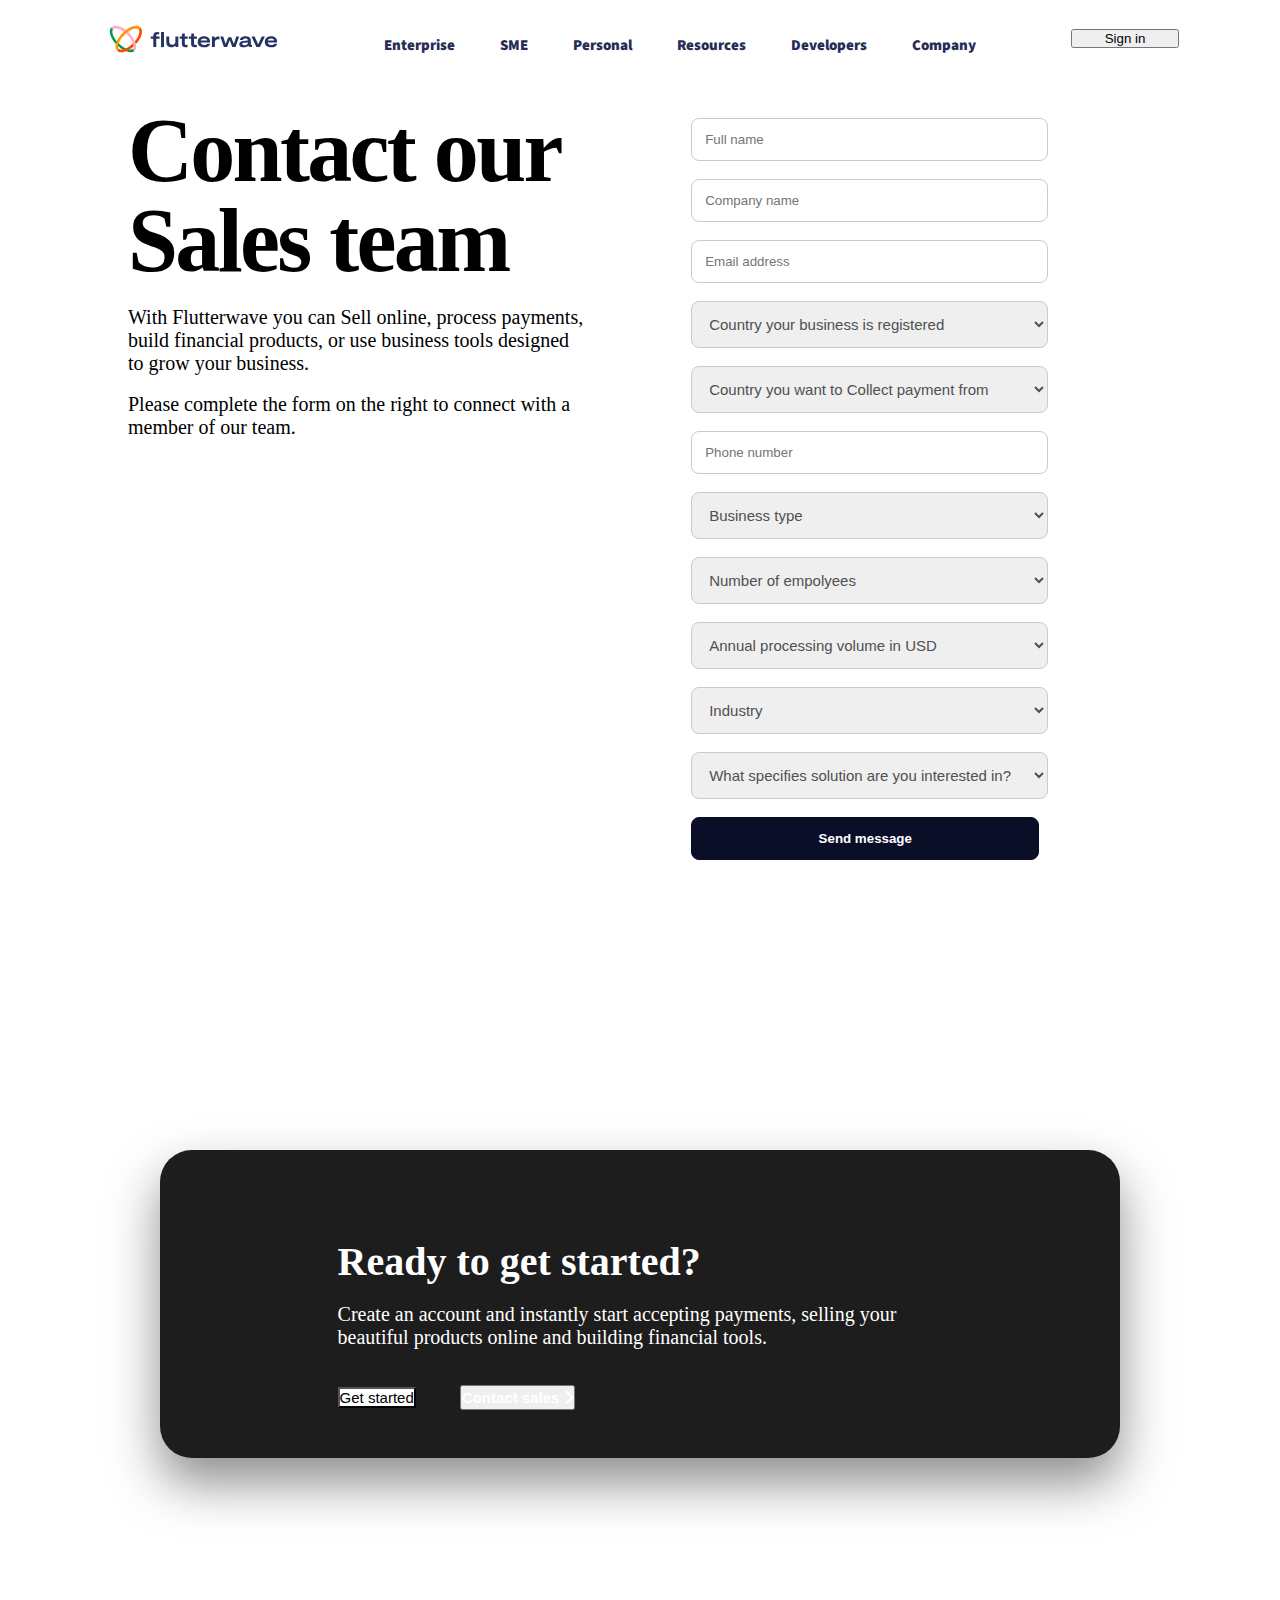
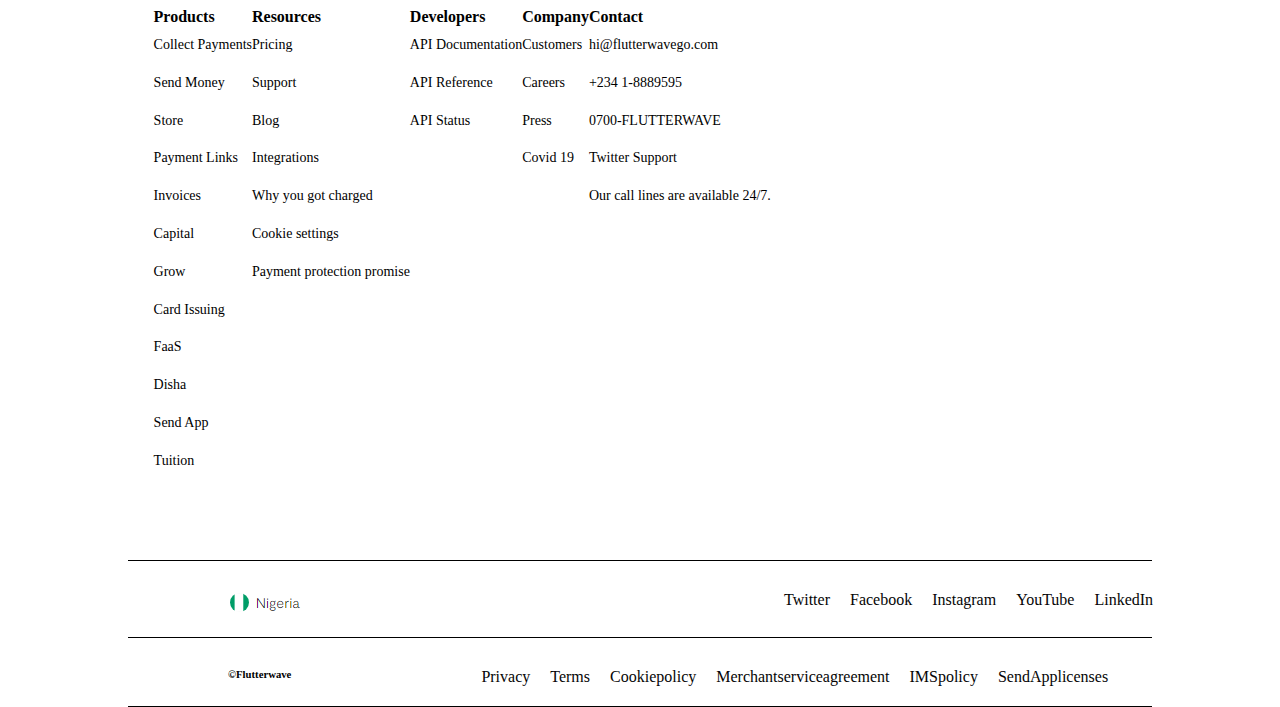
<file: html/Contact Sale.html>
<!DOCTYPE html>
<html lang="en">
<head>
    <meta charset="UTF-8">
    <meta name="viewport" content="width=device-width, initial-scale=1.0">
    <title>Speak with our sales team -Flutterwave</title>
    <link rel="shortcut icon" href="../images/FLUTTER.PNG" type="image/x-icon">
    <link rel="stylesheet" href="../css/Contact Sale.css">
    <link href="https://cdn.jsdelivr.net/npm/bootstrap@5.3.2/dist/css/bootstrap.min.css" rel="stylesheet" integrity="sha384-T3c6CoIi6uLrA9TneNEoa7RxnatzjcDSCmG1MXxSR1GAsXEV/Dwwykc2MPK8M2HN" crossorigin="anonymous">
    <link rel="preconnect" href="https://fonts.googleapis.com">
    <link rel="stylesheet" href="https://cdnjs.cloudflare.com/ajax/libs/font-awesome/6.4.2/css/all.min.css" />
    <link rel="preconnect" href="https://fonts.gstatic.com" crossorigin>
    <link href="https://fonts.googleapis.com/css2?family=Nanum+Myeongjo:wght@700&display=swap" rel="stylesheet">
    <link rel="preconnect" href="https://fonts.googleapis.com">
    <link rel="preconnect" href="https://fonts.gstatic.com" crossorigin>
    <link href="https://fonts.googleapis.com/css2?family=Source+Sans+3:wght@300&display=swap" rel="stylesheet">
    <link rel="stylesheet" href="https://fonts.googleapis.com/css2?family=Material+Symbols+Outlined:opsz,wght,FILL,GRAD@24,400,0,0" />
</head>
<body>
  <!-- BEGINING OF THE HEADER  -->
  <header>
    <nav>
      <img src="../images/Second.PNG" alt="Flutterwavelogo">
        <ul>
            <li>Enterprise
                <div class="container" id="cont">
                    <div class="row" id="row">
                        <div class="col col-4" id="col">
                           <a href="#">Payment solutions</a> <br> <br>
                           <a href="#">Glow your business</a>
                        </div>
                        <div class="col col-7" id="col1">
                            <a href="#">
                                <svg width="42" height="42" viewBox="0 0 42 42" fill="none" xmlns="http://www.w3.org/2000/svg" class="hd__nav__link__icon"><g clip-path="url(#clip0_4995_8735)"><path d="M28.3557 -0.0314941H13.6446C6.10028 -0.0314941 -0.015625 6.08441 -0.015625 13.6288V28.3398C-0.015625 35.8841 6.10028 42 13.6446 42H28.3557C35.9 42 42.0159 35.8841 42.0159 28.3398V13.6288C42.0159 6.08441 35.9 -0.0314941 28.3557 -0.0314941Z" fill="#FDF6E6"></path> <path d="M16.8813 33.4992L16.6869 33.5412C16.4247 33.5943 16.1546 33.5944 15.8924 33.5413C15.6302 33.4883 15.3814 33.3832 15.1605 33.2324C14.9396 33.0815 14.7512 32.8879 14.6064 32.663C14.4616 32.4381 14.3633 32.1865 14.3174 31.923L10.3822 12.3573C10.266 11.8243 10.3617 11.267 10.649 10.8033C10.9363 10.3395 11.3926 10.0056 11.9216 9.8722L12.116 9.82492C12.3781 9.77254 12.648 9.77305 12.9099 9.82641C13.1718 9.87976 13.4204 9.98489 13.6411 10.1356C13.8618 10.2864 14.0502 10.4797 14.1952 10.7042C14.3402 10.9287 14.4389 11.1799 14.4855 11.4431L18.4207 30.9983C18.5414 31.5336 18.4479 32.0949 18.1603 32.5622C17.8726 33.0296 17.4136 33.3658 16.8813 33.4992Z" fill="#2A3761"></path> <path d="M30.2623 21.3993L30.0049 21.4571L19.8385 23.7111C19.6502 23.7498 19.4561 23.7503 19.2676 23.7125C19.0792 23.6747 18.9002 23.5994 18.7414 23.4911C18.5826 23.3828 18.4472 23.2436 18.3433 23.082C18.2393 22.9203 18.1689 22.7394 18.1362 22.55L18.0942 22.3503C18.0665 22.1927 18.0076 22.0422 17.9208 21.9078C17.834 21.7734 17.7212 21.6577 17.5889 21.5676C17.4567 21.4775 17.3078 21.4148 17.1509 21.3832C16.994 21.3516 16.8324 21.3517 16.6756 21.3836L15.7036 21.5937C15.4611 21.6438 15.2109 21.6445 14.9681 21.5958C14.7253 21.5471 14.4948 21.4499 14.2903 21.3102C14.0858 21.1705 13.9116 20.991 13.778 20.7824C13.6444 20.5739 13.5542 20.3405 13.5128 20.0964L12.3674 14.4011L12.0837 13.1349C11.9995 12.748 12.0692 12.3435 12.2781 12.0071C12.487 11.6707 12.8186 11.4289 13.2028 11.3328L14.0592 11.1384L21.1677 9.56222C21.3404 9.52483 21.5189 9.52251 21.6925 9.55543C21.8661 9.58834 22.0313 9.65581 22.1784 9.75383C22.3254 9.85185 22.4512 9.97841 22.5484 10.126C22.6455 10.2736 22.712 10.4392 22.7439 10.613L22.8017 10.8967C22.8294 11.0602 22.8897 11.2164 22.979 11.3561C23.0683 11.4957 23.1848 11.616 23.3216 11.7096C23.4584 11.8033 23.6127 11.8684 23.7752 11.9012C23.9377 11.9339 24.1052 11.9336 24.2676 11.9002L28.0767 11.0333C28.3043 10.9878 28.5387 10.9884 28.7661 11.0349C28.9935 11.0814 29.2093 11.173 29.4007 11.3042C29.5922 11.4354 29.7554 11.6037 29.8808 11.799C30.0062 11.9943 30.0913 12.2127 30.131 12.4414L31.3236 18.3888L31.5233 19.3871C31.6125 19.8203 31.5313 20.2713 31.2964 20.6461C31.0615 21.021 30.6911 21.2908 30.2623 21.3993V21.3993Z" fill="#FF9F00"></path> <path d="M13.2252 11.3118C12.8327 11.4031 12.4924 11.6462 12.2787 11.9879C12.065 12.3296 11.9954 12.742 12.0851 13.1349L12.3478 14.4221L13.4932 20.1174C13.5346 20.3615 13.6248 20.5948 13.7584 20.8034C13.892 21.0119 14.0662 21.1914 14.2707 21.3312C14.4752 21.4709 14.7057 21.5681 14.9485 21.6168C15.1913 21.6655 15.4415 21.6648 15.684 21.6147L16.4721 21.4413L14.5072 11.5587C14.4704 11.3905 14.4158 11.2267 14.3443 11.0701L14.0816 11.1279L13.2252 11.3118Z" fill="#FF5804"></path></g> <defs><clipPath id="clip0_4995_8735"><rect width="42" height="42" fill="white"></rect></clipPath></defs></svg>
                            <p> <span>Accept Online payment</span><br>Easily receive online payments from <br> around the world in different currencies.</p>
                            </a>
                            <a href="#"><svg width="42" height="42" viewBox="0 0 42 42" fill="none" xmlns="http://www.w3.org/2000/svg" class="hd__nav__link__icon"><g clip-path="url(#clip0_5031_21902)"><path d="M28.3656 0.0157471H13.6656C6.12694 0.0157471 0.015625 6.12706 0.015625 13.6657V28.3657C0.015625 35.9044 6.12694 42.0157 13.6656 42.0157H28.3656C35.9043 42.0157 42.0156 35.9044 42.0156 28.3657V13.6657C42.0156 6.12706 35.9043 0.0157471 28.3656 0.0157471Z" fill="#E9EAF3"></path> <path d="M21.0159 28.4183C26.5162 28.4183 30.9751 23.9593 30.9751 18.459C30.9751 12.9587 26.5162 8.49976 21.0159 8.49976C15.5155 8.49976 11.0566 12.9587 11.0566 18.459C11.0566 23.9593 15.5155 28.4183 21.0159 28.4183Z" fill="#2A3761"></path> <path d="M22.6006 19.509L27.9871 31.059C28.1289 31.3683 28.1773 31.7123 28.1265 32.0487C28.0756 32.3851 27.9277 32.6994 27.7009 32.953C27.474 33.2066 27.1781 33.3885 26.8494 33.4764C26.5207 33.5642 26.1735 33.5543 25.8504 33.4477L21.5716 32.025C21.2158 31.9042 20.8301 31.9042 20.4744 32.025L16.1904 33.453C15.8783 33.5569 15.5433 33.5705 15.2239 33.4921C14.9045 33.4136 14.6138 33.2465 14.3854 33.0098C14.157 32.7732 14.0002 32.4767 13.9331 32.1548C13.866 31.8328 13.8914 31.4984 14.0064 31.1902C14.0184 31.1445 14.036 31.1004 14.0589 31.059L19.4244 19.5037C19.5516 19.2209 19.7539 18.9783 20.0094 18.8024C20.2649 18.6265 20.5637 18.5241 20.8734 18.5062H20.9994C21.3354 18.4971 21.6666 18.5874 21.9515 18.7658C22.2363 18.9442 22.4622 19.2027 22.6006 19.509V19.509Z" fill="#F2AEC9"></path> <path d="M21.0007 28.4183C22.7916 28.4216 24.5498 27.939 26.088 27.0218L22.602 19.509C22.4635 19.2027 22.2377 18.9442 21.9528 18.7658C21.6679 18.5874 21.3367 18.4971 21.0007 18.5062H20.8957C20.5824 18.5203 20.2791 18.621 20.0196 18.7971C19.7601 18.9732 19.5545 19.2178 19.4257 19.5038L15.9082 27.0218C17.4482 27.9392 19.2082 28.4218 21.0007 28.4183V28.4183Z" fill="#FF5804"></path></g> <defs><clipPath id="clip0_5031_21902"><rect width="42" height="42" fill="white"></rect></clipPath></defs></svg>
                        
                                <p> <span>Payout & Transfer</span> <br> Experience effortless cross-border <br> payouts and transfer in various <br> currencies.</p></a>
                                <a href="#">
                                    <svg width="50" height="40" viewBox="0 0 50 50" fill="none" xmlns="http://www.w3.org/2000/svg" class="hd__nav__link__icon"><path d="M33.7499 0H16.25C7.27537 0 0 7.27537 0 16.25V33.75C0 42.7246 7.27537 49.9999 16.25 49.9999H33.7499C42.7246 49.9999 50 42.7246 50 33.75V16.25C50 7.27537 42.7246 0 33.7499 0Z" fill="#F9EDF2"></path> <path d="M25.363 16.9678C31.6336 15.797 36.3194 12.7175 35.829 10.0879C35.3385 7.45838 29.858 6.27588 23.5874 7.44667C17.3168 8.61746 12.631 11.697 13.1214 14.3265C13.6119 16.9561 19.0924 18.1386 25.363 16.9678Z" fill="#FF5805"></path> <path d="M28.2436 39.5088C37.6684 35.1164 43.6214 27.9314 41.5399 23.4616C39.4584 18.9917 30.1308 18.9296 20.706 23.3221C11.2811 27.7146 5.3282 34.8995 7.4097 39.3694C9.49121 43.8392 18.8188 43.9013 28.2436 39.5088Z" fill="#2A3362"></path> <path d="M41.7702 26.1082C43.0814 23.2429 37.7494 17.9909 29.8608 14.3769C21.9721 10.7628 14.5145 10.1563 13.2033 13.0216C11.8922 15.8869 17.2242 21.1388 25.1128 24.7529C33.0015 28.367 40.4591 28.9735 41.7702 26.1082Z" fill="#FF9B00"></path> <path d="M28.2436 39.5088C37.6684 35.1164 43.6214 27.9314 41.5399 23.4616C39.4584 18.9917 30.1308 18.9296 20.706 23.3221C11.2811 27.7146 5.3282 34.8995 7.4097 39.3694C9.49121 43.8392 18.8188 43.9013 28.2436 39.5088Z" fill="#F4AFCB"></path> <path d="M41.7702 26.1082C43.0814 23.2429 37.7494 17.9909 29.8608 14.3769C21.9721 10.7628 14.5145 10.1563 13.2033 13.0216C11.8922 15.8869 17.2242 21.1388 25.1128 24.7529C33.0015 28.367 40.4591 28.9735 41.7702 26.1082Z" fill="#009A46"></path></svg>
                        
                                    <p> <span>Swap</span> <br> Swap your Naria for Dollrs,Euros and <br> pound.</p>
                                </a>
                                <a href="#">
                                    <a href="/ng/collect-payments#section-pos" class="hd__nav__link"><svg width="42" height="42" viewBox="0 0 42 42" fill="none" xmlns="http://www.w3.org/2000/svg" class="hd__nav__link__icon"><path d="M27.0217 0H14.9782C6.70599 0 0 6.70599 0 14.9782V27.0217C0 35.294 6.70599 42 14.9782 42H27.0217C35.294 42 42 35.294 42 27.0217V14.9782C42 6.70599 35.294 0 27.0217 0Z" fill="#FFE9D6"></path> <path d="M30.9567 11H10.7364C9.22511 11 8 12.2232 8 13.7322C8 15.2411 9.22511 16.4643 10.7364 16.4643H30.9567C32.468 16.4643 33.6931 15.2411 33.6931 13.7322C33.6931 12.2232 32.468 11 30.9567 11Z" fill="#2D375E"></path> <path d="M26.3986 13.1824H15.2938C13.6806 13.1824 12.3728 14.4901 12.3728 16.1034V28.845C12.3728 30.4583 13.6806 31.766 15.2938 31.766H26.3986C28.0119 31.766 29.3196 30.4583 29.3196 28.845V16.1034C29.3196 14.4901 28.0119 13.1824 26.3986 13.1824Z" fill="#FF9800"></path> <path d="M20.8503 25.7561H19.331C18.7015 25.7561 18.3574 26.4864 18.7603 26.9648L20.2795 28.8198C20.5733 29.1807 21.1273 29.1807 21.4295 28.8198L22.9488 26.9648C23.3433 26.478 22.9991 25.7561 22.3779 25.7561H20.8587H20.8503Z" fill="#FF5805"></path></svg> <span class="hd__nav__link__info"><span class="hd__nav__link__title">
                        
                                    <p> <span>POS systems</span> <br> point of sale devices with multiple <br> payment method to grow your physical <br> business.</p>
                                </a>
                                <a href="#">
                                    <svg width="43" height="43" viewBox="0 0 43 43" fill="none" xmlns="http://www.w3.org/2000/svg" class="hd__nav__link__icon"><path d="M21.4099 42.3099C33.0079 42.3099 42.4099 32.9079 42.4099 21.3099C42.4099 9.71196 33.0079 0.309937 21.4099 0.309937C9.81193 0.309937 0.409912 9.71196 0.409912 21.3099C0.409912 32.9079 9.81193 42.3099 21.4099 42.3099Z" fill="#FFF3E6"></path> <path d="M22.3339 10.6251H15.7398C13.063 10.6251 10.8931 12.7951 10.8931 15.4719V24.5691C10.8931 27.2459 13.063 29.4159 15.7398 29.4159H22.3339C25.0107 29.4159 27.1807 27.2459 27.1807 24.5691V15.4719C27.1807 12.7951 25.0107 10.6251 22.3339 10.6251Z" fill="#2A3362"></path> <path d="M26.6431 14.3296H19.3267C16.8262 14.3296 14.7991 16.3567 14.7991 18.8572V28.6936C14.7991 31.1941 16.8262 33.2212 19.3267 33.2212H26.6431C29.1436 33.2212 31.1707 31.1941 31.1707 28.6936V18.8572C31.1707 16.3567 29.1436 14.3296 26.6431 14.3296Z" fill="#FF9800"></path> <path d="M27.4159 25.6948H18.3102C17.8092 25.6948 17.4031 26.101 17.4031 26.602V26.6104C17.4031 27.1115 17.8092 27.5176 18.3102 27.5176H27.4159C27.9169 27.5176 28.3231 27.1115 28.3231 26.6104V26.602C28.3231 26.101 27.9169 25.6948 27.4159 25.6948Z" fill="#FF5805"></path> <path d="M27.4159 22.0575H18.3102C17.8092 22.0575 17.4031 22.4637 17.4031 22.9647V22.9731C17.4031 23.4741 17.8092 23.8803 18.3102 23.8803H27.4159C27.9169 23.8803 28.3231 23.4741 28.3231 22.9731V22.9647C28.3231 22.4637 27.9169 22.0575 27.4159 22.0575Z" fill="#FF5805"></path> <path d="M19.9147 18.4204H18.3102C17.8092 18.4204 17.4031 18.8266 17.4031 19.3276V19.336C17.4031 19.837 17.8092 20.2432 18.3102 20.2432H19.9147C20.4157 20.2432 20.8219 19.837 20.8219 19.336V19.3276C20.8219 18.8266 20.4157 18.4204 19.9147 18.4204Z" fill="white"></path></svg>
                                    <p><span>Checkout demo</span> <br>Experience checkout yourself</p></a>
                         </div>
                    </div>
                </div>
            </li>
            <li>SME
                <div class="container" id="cont">
                    <div class="row" id="row">
                        <div class="col col-3" id="col">
                           <a href="#">Sell to anyone anywhere</a> <br> <br>
                           <a href="#">Grow your business</a>
                           <a href="#"><p>
                            <img src="/images/send-app-staging.jpg" alt="Send app QR code">
                           <span> Scan to download Send mobile app.</span></p>
                    </a>
                        </div>
                        <div class="col col-4" id="col1">
                            <a href="#">
                                <svg width="43" height="43" viewBox="0 0 43 43" fill="none" xmlns="http://www.w3.org/2000/svg" class="hd__nav__link__icon"><path d="M21.4099 42.3099C33.0079 42.3099 42.4099 32.9079 42.4099 21.3099C42.4099 9.71196 33.0079 0.309937 21.4099 0.309937C9.81193 0.309937 0.409912 9.71196 0.409912 21.3099C0.409912 32.9079 9.81193 42.3099 21.4099 42.3099Z" fill="#FFF3E6"></path> <path d="M22.3339 10.6251H15.7398C13.063 10.6251 10.8931 12.7951 10.8931 15.4719V24.5691C10.8931 27.2459 13.063 29.4159 15.7398 29.4159H22.3339C25.0107 29.4159 27.1807 27.2459 27.1807 24.5691V15.4719C27.1807 12.7951 25.0107 10.6251 22.3339 10.6251Z" fill="#2A3362"></path> <path d="M26.6431 14.3296H19.3267C16.8262 14.3296 14.7991 16.3567 14.7991 18.8572V28.6936C14.7991 31.1941 16.8262 33.2212 19.3267 33.2212H26.6431C29.1436 33.2212 31.1707 31.1941 31.1707 28.6936V18.8572C31.1707 16.3567 29.1436 14.3296 26.6431 14.3296Z" fill="#FF9800"></path> <path d="M27.4159 25.6948H18.3102C17.8092 25.6948 17.4031 26.101 17.4031 26.602V26.6104C17.4031 27.1115 17.8092 27.5176 18.3102 27.5176H27.4159C27.9169 27.5176 28.3231 27.1115 28.3231 26.6104V26.602C28.3231 26.101 27.9169 25.6948 27.4159 25.6948Z" fill="#FF5805"></path> <path d="M27.4159 22.0575H18.3102C17.8092 22.0575 17.4031 22.4637 17.4031 22.9647V22.9731C17.4031 23.4741 17.8092 23.8803 18.3102 23.8803H27.4159C27.9169 23.8803 28.3231 23.4741 28.3231 22.9731V22.9647C28.3231 22.4637 27.9169 22.0575 27.4159 22.0575Z" fill="#FF5805"></path> <path d="M19.9147 18.4204H18.3102C17.8092 18.4204 17.4031 18.8266 17.4031 19.3276V19.336C17.4031 19.837 17.8092 20.2432 18.3102 20.2432H19.9147C20.4157 20.2432 20.8219 19.837 20.8219 19.336V19.3276C20.8219 18.8266 20.4157 18.4204 19.9147 18.4204Z" fill="white"></path></svg>
                        
                            <p> <span>Online checkout</span><br>Add our checkout to your shopify, <br> Wordpress, WobCommerce, joomia <br> and PrestaShop stores.</p>
                            </a>
                            <a href="#"><svg width="42" height="42" viewBox="0 0 42 42" fill="none" xmlns="http://www.w3.org/2000/svg" class="hd__nav__link__icon"><g clip-path="url(#clip0_5031_21959)"><path d="M28.3557 -0.0157471H13.6446C6.10028 -0.0157471 -0.015625 6.10015 -0.015625 13.6445V28.3555C-0.015625 35.8999 6.10028 42.0158 13.6446 42.0158H28.3557C35.9 42.0158 42.0159 35.8999 42.0159 28.3555V13.6445C42.0159 6.10015 35.9 -0.0157471 28.3557 -0.0157471Z" fill="#F9EEF3"></path> <path d="M21.2162 19.4028C24.3268 19.4028 26.8484 16.7541 26.8484 13.4869C26.8484 10.2196 24.3268 7.57092 21.2162 7.57092C18.1056 7.57092 15.584 10.2196 15.584 13.4869C15.584 16.7541 18.1056 19.4028 21.2162 19.4028Z" fill="#F2AEC9"></path> <path d="M26.9958 14.1699H15.001C12.4505 14.1699 10.3828 16.2376 10.3828 18.7881V25.9387C10.3828 28.4893 12.4505 30.557 15.001 30.557H26.9958C29.5463 30.557 31.614 28.4893 31.614 25.9387V18.7881C31.614 16.2376 29.5463 14.1699 26.9958 14.1699Z" fill="#2A3761"></path> <path d="M15.625 14.1857C15.744 15.597 16.3808 16.9144 17.4128 17.8844C18.4449 18.8544 19.7992 19.4083 21.2152 19.4396C22.6293 19.4057 23.9811 18.8507 25.011 17.8809C26.0408 16.9112 26.6761 15.5952 26.7949 14.1857H15.625Z" fill="#FF5804"></path> <path d="M27.7137 23.732C28.4305 23.732 29.0115 23.1205 29.0115 22.366C29.0115 21.6116 28.4305 21 27.7137 21C26.997 21 26.416 21.6116 26.416 22.366C26.416 23.1205 26.997 23.732 27.7137 23.732Z" fill="white"></path></g> <defs><clipPath id="clip0_5031_21959"><rect width="42" height="42" fill="white"></rect></clipPath></defs></svg>
                        
                                <p> <span>Payment Links</span> <br> Accept payment without writing <br> code.</p></a>
                                <a href="#">
                                    <a href="/ng/collect-payments#section-pos" class="hd__nav__link"><svg width="42" height="42" viewBox="0 0 42 42" fill="none" xmlns="http://www.w3.org/2000/svg" class="hd__nav__link__icon"><path d="M27.0217 0H14.9782C6.70599 0 0 6.70599 0 14.9782V27.0217C0 35.294 6.70599 42 14.9782 42H27.0217C35.294 42 42 35.294 42 27.0217V14.9782C42 6.70599 35.294 0 27.0217 0Z" fill="#FFE9D6"></path> <path d="M30.9567 11H10.7364C9.22511 11 8 12.2232 8 13.7322C8 15.2411 9.22511 16.4643 10.7364 16.4643H30.9567C32.468 16.4643 33.6931 15.2411 33.6931 13.7322C33.6931 12.2232 32.468 11 30.9567 11Z" fill="#2D375E"></path> <path d="M26.3986 13.1824H15.2938C13.6806 13.1824 12.3728 14.4901 12.3728 16.1034V28.845C12.3728 30.4583 13.6806 31.766 15.2938 31.766H26.3986C28.0119 31.766 29.3196 30.4583 29.3196 28.845V16.1034C29.3196 14.4901 28.0119 13.1824 26.3986 13.1824Z" fill="#FF9800"></path> <path d="M20.8503 25.7561H19.331C18.7015 25.7561 18.3574 26.4864 18.7603 26.9648L20.2795 28.8198C20.5733 29.1807 21.1273 29.1807 21.4295 28.8198L22.9488 26.9648C23.3433 26.478 22.9991 25.7561 22.3779 25.7561H20.8587H20.8503Z" fill="#FF5805"></path></svg> <span class="hd__nav__link__info"><span class="hd__nav__link__title">
                                    <p> <span>POS systems</span> <br> Point of sale devices with multiple <br> payment method to grow your physical <br> business.</p>
                                </a>
                                <a href="#">
                                    <svg width="42" height="42" viewBox="0 0 42 42" fill="none" xmlns="http://www.w3.org/2000/svg" class="hd__nav__link__icon"><path d="M28.35 0H13.65C6.11131 0 0 6.11131 0 13.65V28.35C0 35.8887 6.11131 42 13.65 42H28.35C35.8887 42 42 35.8887 42 28.35V13.65C42 6.11131 35.8887 0 28.35 0Z" fill="#D9F4E4"></path> <path d="M25.3945 15.771H16.606C13.7181 15.771 11.377 18.1121 11.377 21V27.9457C11.377 30.8336 13.7181 33.1747 16.606 33.1747H25.3945C28.2823 33.1747 30.6235 30.8336 30.6235 27.9457V21C30.6235 18.1121 28.2823 15.771 25.3945 15.771Z" fill="#2A3761"></path> <path d="M31.7094 19.3883C24.6883 21.231 17.3105 21.231 10.2894 19.3883C8.61461 18.9578 8.00036 17.2883 9.11336 16.1595L13.1244 10.9095C13.6369 10.4241 14.319 10.1584 15.0249 10.1693H27.3834C28.0889 10.1601 28.7704 10.4256 29.2839 10.9095L32.8854 16.1595L32.9326 16.2068L33.0166 16.296C33.9459 17.409 33.3159 18.9735 31.7094 19.3883Z" fill="#35A162"></path> <path d="M11.4238 19.6665C17.7232 21.1366 24.2765 21.1366 30.5758 19.6665C30.4613 18.6067 29.965 17.6248 29.1796 16.9041C28.3942 16.1834 27.3733 15.7732 26.3076 15.75H15.6921C14.6264 15.7732 13.6055 16.1834 12.8201 16.9041C12.0346 17.6248 11.5383 18.6067 11.4238 19.6665V19.6665Z" fill="#FF9F00"></path> <path d="M24.6325 24.1395H17.3717C16.5106 24.1395 15.8125 24.8376 15.8125 25.6988C15.8125 26.5599 16.5106 27.258 17.3717 27.258H24.6325C25.4936 27.258 26.1917 26.5599 26.1917 25.6988C26.1917 24.8376 25.4936 24.1395 24.6325 24.1395Z" fill="white"></path></svg>
                        
                                    <p> <span>Build your online store </span> <br> Create a free online store that helps <br> you find customers, and accept <br> payments globally.</p>
                                </a>
                                </div>
                         <div class="col col-4" id="col3">
                            <a href="#">
                                <svg width="50" height="40" viewBox="0 0 50 50" fill="none" xmlns="http://www.w3.org/2000/svg" class="hd__nav__link__icon"><path d="M33.7499 0H16.25C7.27537 0 0 7.27537 0 16.25V33.75C0 42.7246 7.27537 49.9999 16.25 49.9999H33.7499C42.7246 49.9999 50 42.7246 50 33.75V16.25C50 7.27537 42.7246 0 33.7499 0Z" fill="#F9EDF2"></path> <path d="M25.363 16.9678C31.6336 15.797 36.3194 12.7175 35.829 10.0879C35.3385 7.45838 29.858 6.27588 23.5874 7.44667C17.3168 8.61746 12.631 11.697 13.1214 14.3265C13.6119 16.9561 19.0924 18.1386 25.363 16.9678Z" fill="#FF5805"></path> <path d="M28.2436 39.5088C37.6684 35.1164 43.6214 27.9314 41.5399 23.4616C39.4584 18.9917 30.1308 18.9296 20.706 23.3221C11.2811 27.7146 5.3282 34.8995 7.4097 39.3694C9.49121 43.8392 18.8188 43.9013 28.2436 39.5088Z" fill="#2A3362"></path> <path d="M41.7702 26.1082C43.0814 23.2429 37.7494 17.9909 29.8608 14.3769C21.9721 10.7628 14.5145 10.1563 13.2033 13.0216C11.8922 15.8869 17.2242 21.1388 25.1128 24.7529C33.0015 28.367 40.4591 28.9735 41.7702 26.1082Z" fill="#FF9B00"></path> <path d="M28.2436 39.5088C37.6684 35.1164 43.6214 27.9314 41.5399 23.4616C39.4584 18.9917 30.1308 18.9296 20.706 23.3221C11.2811 27.7146 5.3282 34.8995 7.4097 39.3694C9.49121 43.8392 18.8188 43.9013 28.2436 39.5088Z" fill="#F4AFCB"></path> <path d="M41.7702 26.1082C43.0814 23.2429 37.7494 17.9909 29.8608 14.3769C21.9721 10.7628 14.5145 10.1563 13.2033 13.0216C11.8922 15.8869 17.2242 21.1388 25.1128 24.7529C33.0015 28.367 40.4591 28.9735 41.7702 26.1082Z" fill="#009A46"></path></svg>
                                <p> <span>Swap</span> <br> Swap your Naria for Dollrs,Euros and <br> pound.</p>
                                </a>
                            <a href="#">
                                <svg width="42" height="42" viewBox="0 0 42 42" fill="none" xmlns="http://www.w3.org/2000/svg" class="hd__nav__link__icon"><g clip-path="url(#clip0_5031_21974)"><path d="M28.3557 -0.0157471H13.6446C6.10028 -0.0157471 -0.015625 6.10015 -0.015625 13.6445V28.3555C-0.015625 35.8999 6.10028 42.0158 13.6446 42.0158H28.3557C35.9 42.0158 42.0159 35.8999 42.0159 28.3555V13.6445C42.0159 6.10015 35.9 -0.0157471 28.3557 -0.0157471Z" fill="#F9EEF3"></path> <path d="M26.3803 11.9633H15.9092C13.733 11.9633 11.9688 13.7275 11.9688 15.9037V29.5745C11.9688 31.7507 13.733 33.5149 15.9092 33.5149H26.3803C28.5566 33.5149 30.3208 31.7507 30.3208 29.5745V15.9037C30.3208 13.7275 28.5566 11.9633 26.3803 11.9633Z" fill="#2A3761"></path> <path d="M28.3454 8.47986H13.9444C12.0583 8.47986 10.5293 10.0077 10.5293 11.8923C10.5293 13.7769 12.0583 15.3047 13.9444 15.3047H28.3454C30.2315 15.3047 31.7605 13.7769 31.7605 11.8923C31.7605 10.0077 30.2315 8.47986 28.3454 8.47986Z" fill="#F2AEC9"></path> <path d="M12.0273 14.7636C12.5437 15.1123 13.1539 15.2956 13.7769 15.289H28.5142C29.1387 15.2946 29.7504 15.1115 30.269 14.7636C30.1526 13.9949 29.7681 13.2922 29.1835 12.7797C28.5989 12.2673 27.8519 11.9781 27.0746 11.9633H15.2375C14.4575 11.9744 13.7067 12.2619 13.1189 12.7747C12.531 13.2875 12.1442 13.9923 12.0273 14.7636V14.7636Z" fill="#FF5804"></path> <path d="M25.129 20.7688H16.6018C16.0041 20.7688 15.5195 21.2534 15.5195 21.8511C15.5195 22.4489 16.0041 22.9334 16.6018 22.9334H25.129C25.7267 22.9334 26.2113 22.4489 26.2113 21.8511C26.2113 21.2534 25.7267 20.7688 25.129 20.7688Z" fill="white"></path> <path d="M20.9994 25.324H16.6018C16.0041 25.324 15.5195 25.8085 15.5195 26.4063C15.5195 27.004 16.0041 27.4886 16.6018 27.4886H20.9994C21.5971 27.4886 22.0817 27.004 22.0817 26.4063C22.0817 25.8085 21.5971 25.324 20.9994 25.324Z" fill="white"></path></g> <defs><clipPath id="clip0_5031_21974"><rect width="42" height="42" fill="white"></rect></clipPath></defs></svg>

                                <p> <span>Invoices</span><br>Create  and issue professional invoices for global payments.</p>
                            </a>
                            <a href="#">
                                <svg width="43" height="43" viewBox="0 0 43 43" fill="none" xmlns="http://www.w3.org/2000/svg" class="hd__nav__link__icon"><path d="M42.4447 21.0032C42.4447 22.9604 42.1844 24.8588 41.6804 26.648C41.6216 26.8664 41.5544 27.0764 41.4956 27.2864C41.4368 27.488 41.3695 27.6896 41.2939 27.8912C41.2771 27.95 41.252 28.0172 41.2352 28.0676C41.1932 28.1936 41.1512 28.3112 41.1008 28.4288C41.0168 28.6472 40.9328 28.874 40.8404 29.0924C40.664 29.5124 40.4792 29.924 40.2776 30.3356C40.2188 30.4616 40.1516 30.596 40.076 30.7136C40.0172 30.8396 39.95 30.9656 39.8828 31.0916C39.7652 31.31 39.6476 31.5116 39.5216 31.7216C39.4964 31.772 39.4628 31.8224 39.4292 31.8728C39.2444 32.1836 39.0428 32.4944 38.8328 32.7968C38.7236 32.9732 38.5976 33.1412 38.48 33.3092C38.3708 33.4604 38.2616 33.6116 38.1524 33.7544C38.0432 33.8972 37.934 34.04 37.8164 34.1912C37.808 34.1996 37.7996 34.2164 37.7828 34.2248C37.43 34.67 37.0604 35.0984 36.6572 35.51C36.59 35.5772 36.5228 35.6528 36.4472 35.72C36.4388 35.7368 36.422 35.7536 36.4052 35.7704C36.2456 35.93 36.0776 36.0896 35.918 36.2408C35.8004 36.3584 35.6828 36.4676 35.5568 36.5768C35.1116 36.98 34.658 37.3664 34.1792 37.7276C34.1204 37.778 34.0616 37.8284 34.0028 37.8704H33.9944C33.9272 37.9208 33.86 37.9712 33.7928 38.0132C33.692 38.0888 33.5996 38.156 33.4904 38.2316C30.08 40.6256 25.9388 42.02 21.4616 42.02C16.7072 42.02 12.3224 40.4408 8.80281 37.7696C8.72721 37.7192 8.66 37.6604 8.5844 37.61C8.576 37.6016 8.56757 37.5932 8.55077 37.5848C8.54237 37.5764 8.53395 37.568 8.53395 37.568C8.08875 37.2152 7.6436 36.8456 7.2236 36.4592C7.0304 36.2828 6.85397 36.1064 6.66917 35.93C6.13157 35.3924 5.61082 34.8296 5.14042 34.2332C4.89682 33.9308 4.66995 33.6284 4.44315 33.3176C4.30035 33.1412 4.17438 32.948 4.04838 32.7632C3.93918 32.612 3.83839 32.4524 3.74599 32.2928C3.30079 31.5956 2.89764 30.8732 2.53644 30.134C2.50284 30.0752 2.47756 30.0164 2.45236 29.9576C2.30116 29.63 2.15835 29.3024 2.02395 28.9748C1.95675 28.7984 1.88116 28.622 1.82236 28.4456C1.51156 27.6224 1.24282 26.774 1.04122 25.892C0.663216 24.3296 0.469971 22.7 0.469971 21.02C0.469971 18.8528 0.797567 16.7528 1.41077 14.7872C3.35957 8.52082 8.15603 3.50602 14.288 1.28002C15.1196 0.97762 15.968 0.72562 16.8416 0.53242C18.3284 0.19642 19.8824 0.0200195 21.47 0.0200195C23.9984 0.0200195 26.4176 0.465215 28.6604 1.28841C29.5172 1.59921 30.3404 1.96042 31.1384 2.37202C36.6236 5.21962 40.6892 10.4108 42.008 16.6268C42.3188 18.0464 42.47 19.508 42.47 21.02L42.4447 21.0032Z" fill="#FFF3E6"></path> <path d="M36.9093 33.6621C36.9093 33.6621 36.9008 33.6789 36.8924 33.6873C36.2288 35.0145 35.3805 36.2493 34.3893 37.3581C34.0281 37.7613 33.6417 38.1561 33.2385 38.5341H33.2301C33.0705 38.6433 32.9193 38.7525 32.7513 38.8701C29.5425 41.0877 25.6449 42.3897 21.4365 42.3897C16.8585 42.3897 12.6417 40.8525 9.28165 38.2737C9.28165 38.2737 9.27323 38.2653 9.26483 38.2653C8.92883 37.9377 8.60972 37.6017 8.29892 37.2489C8.21492 37.1565 8.13928 37.0557 8.05528 36.9633C6.96328 35.6613 6.06445 34.1997 5.40085 32.6121C5.38405 32.5953 5.38413 32.5785 5.37573 32.5533L6.03085 31.8561L6.05608 31.8225C6.15688 31.7217 6.24926 31.6293 6.35006 31.5369C6.45086 31.4361 6.54325 31.3437 6.65245 31.2597C6.75325 31.1757 6.86244 31.0833 6.96324 30.9993C7.07244 30.9153 7.18165 30.8313 7.29085 30.7473C7.74445 30.4281 8.22333 30.1593 8.73573 29.9493L11.3901 28.8069L11.4405 28.7817L14.7753 27.3453L14.8173 27.3201C15.5817 26.9925 16.136 26.3709 16.4048 25.6233C16.5056 25.3293 16.5561 25.0101 16.5561 24.6909V19.9197C16.5561 19.0377 16.3125 18.1641 15.8337 17.4165C14.9349 16.0137 14.4896 14.3001 14.7248 12.4605C14.834 11.6037 15.0945 10.7889 15.4809 10.0497C16.6149 7.86567 18.8157 6.29487 21.3693 6.01767C25.0317 5.62287 28.2321 7.79847 29.3577 10.9401C29.6433 11.7213 29.7945 12.5613 29.7945 13.4349C29.7945 13.6197 29.7861 13.8129 29.7693 13.9977L31.5837 16.3245C32.0121 16.8705 31.6173 17.6769 30.9117 17.6769H30.1893C30.1473 17.6769 30.0968 17.6769 30.0632 17.6853C29.7356 17.7441 29.4837 18.0297 29.4837 18.3741V20.3901C29.4753 22.0449 28.1145 23.3805 26.4261 23.3805H25.7205C25.1913 23.3805 24.7545 23.8089 24.7545 24.3381V25.0521C24.7545 25.1109 24.7545 25.1697 24.7545 25.2201C24.7545 25.2789 24.7713 25.3377 24.7797 25.3881C24.7965 25.4973 24.8133 25.5981 24.8469 25.7073C24.8637 25.7493 24.8721 25.7829 24.8889 25.8249C24.9057 25.8669 24.9141 25.9089 24.9393 25.9509C24.9561 25.9845 24.9729 26.0265 24.9897 26.0685C25.0317 26.1441 25.0736 26.2281 25.124 26.2953C25.1744 26.3709 25.2165 26.4465 25.2669 26.5053C25.3257 26.5725 25.3844 26.6397 25.4432 26.6985C25.4936 26.7489 25.5357 26.7993 25.5945 26.8413C25.6113 26.8581 25.628 26.8665 25.6448 26.8749C25.6784 26.9001 25.7037 26.9253 25.7373 26.9421C25.7709 26.9673 25.8129 26.9925 25.8465 27.0177C25.9557 27.0933 26.0649 27.1437 26.1909 27.2025L26.9301 27.5217L28.0053 27.9837L30.4413 29.0421L30.5001 29.0673L30.9621 29.2689L30.9957 29.2857L32.4824 29.9241C32.9948 30.1509 33.4821 30.4197 33.9357 30.7389C34.0449 30.8229 34.1625 30.8985 34.2717 30.9909C34.3809 31.0749 34.4901 31.1673 34.5993 31.2513C34.7085 31.3437 34.8093 31.4361 34.9101 31.5369C35.0109 31.6377 35.1032 31.7301 35.204 31.8309L36.8924 33.6537L36.9093 33.6621Z" fill="#FF9800"></path> <path d="M14.2882 35.3756C12.7678 36.686 10.7937 37.5008 8.6349 37.5932C8.6181 37.5932 8.58453 37.5932 8.56773 37.5932H8.55933C8.47533 37.5932 8.3998 37.5932 8.3158 37.5932C7.9378 37.2656 7.55974 36.938 7.20694 36.5852C7.01374 36.392 6.83731 36.2072 6.65251 36.0224C6.11491 35.4512 5.59416 34.8464 5.12375 34.208C4.88015 33.9056 4.65339 33.6032 4.42659 33.2924C4.28379 33.116 4.15771 32.9228 4.03171 32.738C3.92251 32.5868 3.82173 32.4272 3.72933 32.2676C3.28413 31.5704 2.88098 30.848 2.51978 30.1088L4.69535 29.1764H4.71216C5.26656 28.9832 5.63614 28.4792 5.63614 27.8996V25.22C5.63614 24.7496 5.51018 24.2876 5.25818 23.8844C4.77098 23.1452 4.54412 22.2212 4.67012 21.2468C4.70372 21.0116 4.75417 20.7764 4.82137 20.558C4.88857 20.348 4.97251 20.1548 5.07331 19.9616C5.35891 19.3988 5.78738 18.92 6.29978 18.5504C6.84578 18.1556 7.50099 17.8952 8.20659 17.8112C10.1554 17.6012 11.8606 18.7604 12.4738 20.432C12.625 20.8436 12.7006 21.2972 12.7006 21.7592C12.7006 21.86 12.7006 21.9608 12.6922 22.0616L13.6666 23.3048C13.8598 23.5652 13.717 23.9264 13.423 24.002C13.3894 24.0188 13.3473 24.0188 13.2969 24.0188H12.9106C12.9106 24.0188 12.8601 24.0188 12.8433 24.0272C12.6669 24.0524 12.5325 24.2036 12.5325 24.3884V25.4636C12.5325 25.7492 12.4569 26.018 12.3225 26.2448C12.0369 26.732 11.5162 27.0596 10.903 27.0596H10.5333C10.2477 27.0596 10.0125 27.2948 10.0125 27.572V27.95C10.0125 28.328 10.1805 28.6724 10.4577 28.9076C10.4997 28.9412 10.5418 28.9748 10.5922 29.0084C10.6258 29.0252 10.6678 29.0504 10.7014 29.0672C10.7182 29.084 10.7517 29.0924 10.7769 29.1008L10.8693 29.1428L11.1717 29.2688L13.3474 30.2096L14.1201 30.7724C15.6405 31.898 15.7162 34.1156 14.2882 35.3504V35.3756Z" fill="#FF5805"></path> <path d="M40.0676 30.7136C40.0088 30.8396 39.9416 30.9656 39.8744 31.0916C39.7568 31.31 39.6391 31.5116 39.5131 31.7216C39.4879 31.772 39.4543 31.8224 39.4207 31.8728C39.2359 32.1836 39.0344 32.4944 38.8244 32.7968C38.7152 32.9732 38.5891 33.1412 38.4715 33.3092C38.3623 33.4604 38.2531 33.6116 38.1439 33.7544C38.0347 33.8972 37.9256 34.04 37.808 34.1912C37.7996 34.1996 37.7912 34.2164 37.7744 34.2248C37.4216 34.6952 37.052 35.1488 36.6488 35.594C36.5816 35.6612 36.5144 35.7368 36.4388 35.8124C36.4304 35.8292 36.4136 35.846 36.3968 35.8712C36.2372 36.0392 36.0692 36.2072 35.9096 36.3752C35.792 36.5012 35.6744 36.6188 35.5484 36.728C35.1956 37.0724 34.826 37.4084 34.448 37.736C34.3556 37.736 34.2631 37.736 34.1707 37.7276C34.1287 37.7276 34.0951 37.7276 34.0615 37.7276C31.2475 37.6016 28.7612 36.2072 27.1904 34.1156C26.9132 33.746 26.7536 33.326 26.7284 32.8976C26.6696 32.108 27.0307 31.31 27.7699 30.8732C27.8035 30.8564 27.8288 30.8396 27.8456 30.8396L30.5084 29.6888L31.0123 29.4704H31.0292V29.462C31.0796 29.4452 31.13 29.4116 31.1804 29.3864C31.214 29.3696 31.2392 29.3528 31.2728 29.3276C31.3232 29.3024 31.3568 29.2688 31.3988 29.2352C31.7348 28.9496 31.9364 28.5296 31.9364 28.0844V25.5896C31.9364 25.3628 31.9027 25.1444 31.8439 24.926C31.7851 24.7076 31.6928 24.4808 31.5584 24.2792C31.0796 23.5484 30.8528 22.6496 30.9788 21.692C31.0376 21.2468 31.172 20.8184 31.3736 20.432C31.97 19.2812 33.1207 18.4664 34.4647 18.3236C36.0271 18.1556 37.4384 18.8864 38.2196 20.0624C38.396 20.3228 38.5388 20.6 38.648 20.9024C38.7992 21.3056 38.8747 21.7508 38.8747 22.2044C38.8747 22.2884 38.8747 22.3724 38.8747 22.4396C38.8747 22.4564 38.8747 22.4732 38.8747 22.4984L39.8239 23.7164C40.0423 24.002 39.8408 24.4136 39.4712 24.4136H39.0931C39.0931 24.4136 39.0428 24.4136 39.0344 24.422C38.858 24.4556 38.732 24.5984 38.732 24.7748V25.8332C38.732 26.7068 38.0096 27.3956 37.1276 27.3956H36.7664C36.4808 27.3956 36.2539 27.6224 36.2539 27.8912V28.2692C36.2539 28.7648 36.5479 29.2016 37.0099 29.3948L37.388 29.5628L39.5215 30.4868L40.0844 30.7304L40.0676 30.7136Z" fill="#FF5805"></path> <path d="M37.7659 34.2164C37.4131 34.6868 37.0436 35.1404 36.6404 35.5856C36.5732 35.6528 36.506 35.7284 36.4304 35.804C36.422 35.8208 36.4051 35.8376 36.3883 35.8628C36.2287 36.0308 36.0608 36.1988 35.9012 36.3668C35.7836 36.4928 35.6659 36.6104 35.5399 36.7196C35.1871 37.064 34.8176 37.4 34.4396 37.7276C34.2884 37.8536 34.1371 37.9796 33.9775 38.1056H33.9691C33.8011 38.2316 33.6331 38.366 33.4651 38.4836C30.0547 41.0372 25.9136 42.524 21.4364 42.524C16.5728 42.524 12.0872 40.76 8.52558 37.7948C8.51718 37.7864 8.50876 37.778 8.50876 37.778C8.44156 37.7192 8.37437 37.6688 8.30717 37.6016C7.92917 37.274 7.55112 36.9464 7.19832 36.5936C7.00512 36.4004 6.82869 36.2156 6.64389 36.0308C6.10629 35.4596 5.58553 34.8548 5.11513 34.2164C4.87153 33.8972 4.64477 33.5696 4.41797 33.242L4.80434 32.7884L5.45115 32.0156L5.47638 31.9736C5.57718 31.8728 5.67796 31.772 5.77876 31.6796C5.87956 31.5788 5.98877 31.478 6.09797 31.3856C6.19877 31.3016 6.30798 31.2092 6.42558 31.1168C6.53478 31.0328 6.6523 30.9488 6.7615 30.8648C7.2319 30.5372 7.72752 30.2516 8.25672 30.0332L10.6004 29.0252L11.0204 28.8488L11.0791 28.8236L14.5315 27.3368C14.5315 27.3368 14.5904 27.3872 14.6156 27.404C15.1532 27.8492 15.8336 28.3448 16.6064 28.7984C16.9928 29.0168 17.3959 29.2184 17.8243 29.3948C18.8239 29.8232 19.9495 30.1256 21.1423 30.1424C21.2431 30.1424 21.3356 30.1424 21.4364 30.1424C22.3352 30.1256 23.2675 29.9492 24.2083 29.5376C25.1575 29.1344 26.1151 28.5128 27.0727 27.6056C27.0895 27.5888 27.1231 27.5636 27.1399 27.5468L28.2488 28.034L30.7856 29.126L30.8443 29.1512L31.2475 29.3192L31.3651 29.3696L32.9023 30.0416C33.4399 30.2684 33.9439 30.5456 34.4143 30.8816C34.5319 30.9656 34.6496 31.0496 34.7672 31.142C34.8848 31.226 34.9939 31.3184 35.1031 31.4108C35.2123 31.4948 35.3131 31.604 35.4223 31.7048C35.5231 31.8056 35.6323 31.9064 35.7247 32.0072L37.4719 33.9224L37.7491 34.2248L37.7659 34.2164Z" fill="#2D375E"></path></svg>
                                <p> <span>Disha for creators</span> <br> Effortlessly create a free single-page <br>website, sell products globally, no <br> coding required.</p></a>
                            <a href="#">
                                <svg width="43" height="43" viewBox="0 0 43 43" fill="none" xmlns="http://www.w3.org/2000/svg" class="hd__nav__link__icon"><path d="M27.7202 0.698486L15.6767 0.698486C7.40448 0.698486 0.698486 7.40448 0.698486 15.6767L0.698486 27.7202C0.698486 35.9925 7.40448 42.6985 15.6767 42.6985H27.7202C35.9925 42.6985 42.6985 35.9925 42.6985 27.7202V15.6767C42.6985 7.40448 35.9925 0.698486 27.7202 0.698486Z" fill="#FFE9D6"></path> <path d="M36.9292 19.5838L30.6259 25.887C29.9717 26.5413 28.9079 26.5356 28.2594 25.8871L27.1102 24.7379L27.7019 24.1463C28.3561 23.492 28.3504 22.4282 27.7019 21.7797C27.0534 21.1312 25.9838 21.1311 25.3353 21.7797L24.7437 22.3713L22.3714 19.9991L22.9631 19.4075C23.6173 18.7532 23.6116 17.6894 22.963 17.0408C22.3145 16.3923 21.245 16.3923 20.5965 17.0409L20.0049 17.6325L18.8557 16.4833C18.2015 15.8291 18.2072 14.7653 18.8557 14.1168L25.159 7.81355C25.597 7.3755 26.3593 7.39822 26.8428 7.88177L28.1456 9.18455C28.5495 9.58846 28.6292 10.1915 28.3732 10.6409C27.4857 12.1427 27.7531 14.2192 29.1412 15.6073C30.5293 16.9954 32.6 17.2684 34.1076 16.3753C34.557 16.1193 35.16 16.1989 35.5753 16.6142L36.8666 17.9055C37.3502 18.3891 37.3729 19.1514 36.9349 19.5895L36.9292 19.5838Z" fill="#FF9800"></path> <path d="M25.8871 30.6257L19.5838 36.929C19.1458 37.367 18.3834 37.3442 17.8999 36.8607L16.6086 35.5694C16.1933 35.1541 16.1136 34.5511 16.3696 34.1016C17.2571 32.5998 16.9897 30.5233 15.6016 29.1352C14.2135 27.7472 12.1428 27.4741 10.6352 28.3672C10.1858 28.6232 9.5828 28.5436 9.17889 28.1397L7.87612 26.8369C7.39257 26.3533 7.36985 25.5911 7.80789 25.153L14.1112 18.8498C14.7654 18.1956 15.8292 18.2012 16.4777 18.8498L17.6269 19.9989L17.0352 20.5906C16.381 21.2448 16.3867 22.3086 17.0352 22.9571C17.6837 23.6056 18.7533 23.6057 19.4018 22.9572L19.9934 22.3655L22.3656 24.7377L21.774 25.3294C21.1198 25.9836 21.1255 27.0474 21.7741 27.696C22.4226 28.3445 23.4921 28.3445 24.1406 27.696L24.7322 27.1043L25.8814 28.2535C26.5356 28.9077 26.5299 29.9715 25.8814 30.62L25.8871 30.6257Z" fill="#FF9800"></path> <path d="M22.9571 19.4018L22.3654 19.9934L19.9931 17.6211L20.5848 17.0295C21.239 16.3753 22.3028 16.3809 22.9513 17.0294C23.5999 17.678 23.5999 18.7475 22.9514 19.3961L22.9571 19.4018Z" fill="#FF5805"></path> <path d="M19.9933 22.3656L19.4016 22.9573C18.7474 23.6115 17.6836 23.6057 17.035 22.9572C16.3865 22.3087 16.3865 21.2392 17.0351 20.5907L17.6267 19.999L19.999 22.3713L19.9933 22.3656Z" fill="#FF5805"></path> <path d="M22.3713 19.9991L19.999 17.6268L17.6268 19.9991L19.999 22.3714L22.3713 19.9991Z" fill="#2D375E"></path> <path d="M27.7019 24.1463L27.1103 24.7379L24.738 22.3656L25.3296 21.774C25.9839 21.1198 27.0477 21.1255 27.6963 21.774C28.3448 22.4226 28.3448 23.492 27.6962 24.1406L27.7019 24.1463Z" fill="#FF5805"></path> <path d="M24.7379 27.1101L24.1463 27.7018C23.4921 28.356 22.4283 28.3503 21.7797 27.7018C21.1312 27.0532 21.1312 25.9837 21.7797 25.3352L22.3713 24.7435L24.7436 27.1158L24.7379 27.1101Z" fill="#FF5805"></path> <path d="M27.1101 24.7378L24.7378 22.3655L22.3655 24.7377L24.7378 27.11L27.1101 24.7378Z" fill="#2D375E"></path></svg>
                                <p> <span>Afritickets</span> <br> Experience the intergrated offerind of <br> lifestyle, business, event, and travel <br> management services.</p>
                                </a>
                                
                         </div>
                    </div>
                </div>
            </li>
         
            <li>Personal
                <ul>
                    <li><a href="./Swap.html">
                        <svg width="50" height="40" viewBox="0 0 50 50" fill="none" xmlns="http://www.w3.org/2000/svg" class="hd__nav__link__icon"><path d="M33.7499 0H16.25C7.27537 0 0 7.27537 0 16.25V33.75C0 42.7246 7.27537 49.9999 16.25 49.9999H33.7499C42.7246 49.9999 50 42.7246 50 33.75V16.25C50 7.27537 42.7246 0 33.7499 0Z" fill="#F9EDF2"></path> <path d="M25.363 16.9678C31.6336 15.797 36.3194 12.7175 35.829 10.0879C35.3385 7.45838 29.858 6.27588 23.5874 7.44667C17.3168 8.61746 12.631 11.697 13.1214 14.3265C13.6119 16.9561 19.0924 18.1386 25.363 16.9678Z" fill="#FF5805"></path> <path d="M28.2436 39.5088C37.6684 35.1164 43.6214 27.9314 41.5399 23.4616C39.4584 18.9917 30.1308 18.9296 20.706 23.3221C11.2811 27.7146 5.3282 34.8995 7.4097 39.3694C9.49121 43.8392 18.8188 43.9013 28.2436 39.5088Z" fill="#2A3362"></path> <path d="M41.7702 26.1082C43.0814 23.2429 37.7494 17.9909 29.8608 14.3769C21.9721 10.7628 14.5145 10.1563 13.2033 13.0216C11.8922 15.8869 17.2242 21.1388 25.1128 24.7529C33.0015 28.367 40.4591 28.9735 41.7702 26.1082Z" fill="#FF9B00"></path> <path d="M28.2436 39.5088C37.6684 35.1164 43.6214 27.9314 41.5399 23.4616C39.4584 18.9917 30.1308 18.9296 20.706 23.3221C11.2811 27.7146 5.3282 34.8995 7.4097 39.3694C9.49121 43.8392 18.8188 43.9013 28.2436 39.5088Z" fill="#F4AFCB"></path> <path d="M41.7702 26.1082C43.0814 23.2429 37.7494 17.9909 29.8608 14.3769C21.9721 10.7628 14.5145 10.1563 13.2033 13.0216C11.8922 15.8869 17.2242 21.1388 25.1128 24.7529C33.0015 28.367 40.4591 28.9735 41.7702 26.1082Z" fill="#009A46"></path></svg>
                     <p> <span>Swap</span> <br> Swap your Naria for Dollrs,Euros and <br> pound.</p>
                     </a></li>

                    <li><a href="#">
                        <svg width="42" height="42" viewBox="0 0 42 42" fill="none" xmlns="http://www.w3.org/2000/svg" class="hd__nav__link__icon"><path d="M28.3656 0.0157471H13.6656C6.12694 0.0157471 0.015625 6.12706 0.015625 13.6657V28.3657C0.015625 35.9044 6.12694 42.0157 13.6656 42.0157H28.3656C35.9043 42.0157 42.0156 35.9044 42.0156 28.3657V13.6657C42.0156 6.12706 35.9043 0.0157471 28.3656 0.0157471Z" fill="#E9EAF3"></path> <path d="M21.0159 28.4183C26.5162 28.4183 30.9751 23.9593 30.9751 18.459C30.9751 12.9587 26.5162 8.49976 21.0159 8.49976C15.5155 8.49976 11.0566 12.9587 11.0566 18.459C11.0566 23.9593 15.5155 28.4183 21.0159 28.4183Z" fill="#2A3761"></path> <path d="M22.6006 19.509L27.9871 31.059C28.1289 31.3683 28.1773 31.7123 28.1265 32.0487C28.0756 32.3851 27.9277 32.6994 27.7009 32.953C27.474 33.2066 27.1781 33.3885 26.8494 33.4764C26.5207 33.5642 26.1735 33.5543 25.8504 33.4477L21.5716 32.025C21.2158 31.9042 20.8301 31.9042 20.4744 32.025L16.1904 33.453C15.8783 33.5569 15.5433 33.5705 15.2239 33.4921C14.9045 33.4136 14.6138 33.2465 14.3854 33.0098C14.157 32.7732 14.0002 32.4767 13.9331 32.1548C13.866 31.8328 13.8914 31.4984 14.0064 31.1902C14.0184 31.1445 14.036 31.1004 14.0589 31.059L19.4244 19.5037C19.5516 19.2209 19.7539 18.9783 20.0094 18.8024C20.2649 18.6265 20.5637 18.5241 20.8734 18.5062H20.9994C21.3354 18.4971 21.6666 18.5874 21.9515 18.7658C22.2363 18.9442 22.4622 19.2027 22.6006 19.509V19.509Z" fill="#F2AEC9"></path> <path d="M21.0007 28.4183C22.7916 28.4216 24.5498 27.939 26.088 27.0218L22.602 19.509C22.4635 19.2027 22.2377 18.9442 21.9528 18.7658C21.6679 18.5874 21.3367 18.4971 21.0007 18.5062H20.8957C20.5824 18.5203 20.2791 18.621 20.0196 18.7971C19.7601 18.9732 19.5545 19.2178 19.4257 19.5038L15.9082 27.0218C17.4482 27.9392 19.2082 28.4218 21.0007 28.4183V28.4183Z" fill="#FF5804"></path> <defs><clipPath id="clip0_5031_21902"><rect width="42" height="42" fill="white"></rect></clipPath></defs></svg>

                     <p> <span>Send APP</span> <br>Safely,quickly and conveniently send <br> money to the people who matter most <br> to you.</p></a></li>
                    <li><a href="#">
                        <svg width="42" height="42" viewBox="0 0 42 42" fill="none" xmlns="http://www.w3.org/2000/svg" class="hd__nav__link__icon"><path d="M28.35 0H13.65C6.11131 0 0 6.11131 0 13.65V28.35C0 35.8887 6.11131 42 13.65 42H28.35C35.8887 42 42 35.8887 42 28.35V13.65C42 6.11131 35.8887 0 28.35 0Z" fill="#D9F4E4"></path> <path d="M25.3945 15.771H16.606C13.7181 15.771 11.377 18.1121 11.377 21V27.9457C11.377 30.8336 13.7181 33.1747 16.606 33.1747H25.3945C28.2823 33.1747 30.6235 30.8336 30.6235 27.9457V21C30.6235 18.1121 28.2823 15.771 25.3945 15.771Z" fill="#2A3761"></path> <path d="M31.7094 19.3883C24.6883 21.231 17.3105 21.231 10.2894 19.3883C8.61461 18.9578 8.00036 17.2883 9.11336 16.1595L13.1244 10.9095C13.6369 10.4241 14.319 10.1584 15.0249 10.1693H27.3834C28.0889 10.1601 28.7704 10.4256 29.2839 10.9095L32.8854 16.1595L32.9326 16.2068L33.0166 16.296C33.9459 17.409 33.3159 18.9735 31.7094 19.3883Z" fill="#35A162"></path> <path d="M11.4238 19.6665C17.7232 21.1366 24.2765 21.1366 30.5758 19.6665C30.4613 18.6067 29.965 17.6248 29.1796 16.9041C28.3942 16.1834 27.3733 15.7732 26.3076 15.75H15.6921C14.6264 15.7732 13.6055 16.1834 12.8201 16.9041C12.0346 17.6248 11.5383 18.6067 11.4238 19.6665V19.6665Z" fill="#FF9F00"></path> <path d="M24.6325 24.1395H17.3717C16.5106 24.1395 15.8125 24.8376 15.8125 25.6988C15.8125 26.5599 16.5106 27.258 17.3717 27.258H24.6325C25.4936 27.258 26.1917 26.5599 26.1917 25.6988C26.1917 24.8376 25.4936 24.1395 24.6325 24.1395Z" fill="white"></path></svg>
                     <p><span>Market </span> <br>Discover, shop and get your items <br> delivered to you from your favourite <br> online business.</p>
                    </a></li>
                    <li><a href="#">
                        <svg width="43" height="43" viewBox="0 0 43 43" fill="none" xmlns="http://www.w3.org/2000/svg" class="hd__nav__link__icon"><path d="M27.7202 0.698486L15.6767 0.698486C7.40448 0.698486 0.698486 7.40448 0.698486 15.6767L0.698486 27.7202C0.698486 35.9925 7.40448 42.6985 15.6767 42.6985H27.7202C35.9925 42.6985 42.6985 35.9925 42.6985 27.7202V15.6767C42.6985 7.40448 35.9925 0.698486 27.7202 0.698486Z" fill="#FFE9D6"></path> <path d="M36.9292 19.5838L30.6259 25.887C29.9717 26.5413 28.9079 26.5356 28.2594 25.8871L27.1102 24.7379L27.7019 24.1463C28.3561 23.492 28.3504 22.4282 27.7019 21.7797C27.0534 21.1312 25.9838 21.1311 25.3353 21.7797L24.7437 22.3713L22.3714 19.9991L22.9631 19.4075C23.6173 18.7532 23.6116 17.6894 22.963 17.0408C22.3145 16.3923 21.245 16.3923 20.5965 17.0409L20.0049 17.6325L18.8557 16.4833C18.2015 15.8291 18.2072 14.7653 18.8557 14.1168L25.159 7.81355C25.597 7.3755 26.3593 7.39822 26.8428 7.88177L28.1456 9.18455C28.5495 9.58846 28.6292 10.1915 28.3732 10.6409C27.4857 12.1427 27.7531 14.2192 29.1412 15.6073C30.5293 16.9954 32.6 17.2684 34.1076 16.3753C34.557 16.1193 35.16 16.1989 35.5753 16.6142L36.8666 17.9055C37.3502 18.3891 37.3729 19.1514 36.9349 19.5895L36.9292 19.5838Z" fill="#FF9800"></path> <path d="M25.8871 30.6257L19.5838 36.929C19.1458 37.367 18.3834 37.3442 17.8999 36.8607L16.6086 35.5694C16.1933 35.1541 16.1136 34.5511 16.3696 34.1016C17.2571 32.5998 16.9897 30.5233 15.6016 29.1352C14.2135 27.7472 12.1428 27.4741 10.6352 28.3672C10.1858 28.6232 9.5828 28.5436 9.17889 28.1397L7.87612 26.8369C7.39257 26.3533 7.36985 25.5911 7.80789 25.153L14.1112 18.8498C14.7654 18.1956 15.8292 18.2012 16.4777 18.8498L17.6269 19.9989L17.0352 20.5906C16.381 21.2448 16.3867 22.3086 17.0352 22.9571C17.6837 23.6056 18.7533 23.6057 19.4018 22.9572L19.9934 22.3655L22.3656 24.7377L21.774 25.3294C21.1198 25.9836 21.1255 27.0474 21.7741 27.696C22.4226 28.3445 23.4921 28.3445 24.1406 27.696L24.7322 27.1043L25.8814 28.2535C26.5356 28.9077 26.5299 29.9715 25.8814 30.62L25.8871 30.6257Z" fill="#FF9800"></path> <path d="M22.9571 19.4018L22.3654 19.9934L19.9931 17.6211L20.5848 17.0295C21.239 16.3753 22.3028 16.3809 22.9513 17.0294C23.5999 17.678 23.5999 18.7475 22.9514 19.3961L22.9571 19.4018Z" fill="#FF5805"></path> <path d="M19.9933 22.3656L19.4016 22.9573C18.7474 23.6115 17.6836 23.6057 17.035 22.9572C16.3865 22.3087 16.3865 21.2392 17.0351 20.5907L17.6267 19.999L19.999 22.3713L19.9933 22.3656Z" fill="#FF5805"></path> <path d="M22.3713 19.9991L19.999 17.6268L17.6268 19.9991L19.999 22.3714L22.3713 19.9991Z" fill="#2D375E"></path> <path d="M27.7019 24.1463L27.1103 24.7379L24.738 22.3656L25.3296 21.774C25.9839 21.1198 27.0477 21.1255 27.6963 21.774C28.3448 22.4226 28.3448 23.492 27.6962 24.1406L27.7019 24.1463Z" fill="#FF5805"></path> <path d="M24.7379 27.1101L24.1463 27.7018C23.4921 28.356 22.4283 28.3503 21.7797 27.7018C21.1312 27.0532 21.1312 25.9837 21.7797 25.3352L22.3713 24.7435L24.7436 27.1158L24.7379 27.1101Z" fill="#FF5805"></path> <path d="M27.1101 24.7378L24.7378 22.3655L22.3655 24.7377L24.7378 27.11L27.1101 24.7378Z" fill="#2D375E"></path></svg>

                     <p><span>Buy event tickets</span> <br>Conveniently find events you love and <br> buy tickets .</p>
                    </a></li>
                    <li><a href="#">
                        <svg width="43" height="43" viewBox="0 0 43 43" fill="none" xmlns="http://www.w3.org/2000/svg" class="hd__nav__link__icon"><path d="M21.4099 42.3099C33.0079 42.3099 42.4099 32.9079 42.4099 21.3099C42.4099 9.71196 33.0079 0.309937 21.4099 0.309937C9.81193 0.309937 0.409912 9.71196 0.409912 21.3099C0.409912 32.9079 9.81193 42.3099 21.4099 42.3099Z" fill="#FFF3E6"></path> <path d="M22.3339 10.6251H15.7398C13.063 10.6251 10.8931 12.7951 10.8931 15.4719V24.5691C10.8931 27.2459 13.063 29.4159 15.7398 29.4159H22.3339C25.0107 29.4159 27.1807 27.2459 27.1807 24.5691V15.4719C27.1807 12.7951 25.0107 10.6251 22.3339 10.6251Z" fill="#2A3362"></path> <path d="M26.6431 14.3296H19.3267C16.8262 14.3296 14.7991 16.3567 14.7991 18.8572V28.6936C14.7991 31.1941 16.8262 33.2212 19.3267 33.2212H26.6431C29.1436 33.2212 31.1707 31.1941 31.1707 28.6936V18.8572C31.1707 16.3567 29.1436 14.3296 26.6431 14.3296Z" fill="#FF9800"></path> <path d="M27.4159 25.6948H18.3102C17.8092 25.6948 17.4031 26.101 17.4031 26.602V26.6104C17.4031 27.1115 17.8092 27.5176 18.3102 27.5176H27.4159C27.9169 27.5176 28.3231 27.1115 28.3231 26.6104V26.602C28.3231 26.101 27.9169 25.6948 27.4159 25.6948Z" fill="#FF5805"></path> <path d="M27.4159 22.0575H18.3102C17.8092 22.0575 17.4031 22.4637 17.4031 22.9647V22.9731C17.4031 23.4741 17.8092 23.8803 18.3102 23.8803H27.4159C27.9169 23.8803 28.3231 23.4741 28.3231 22.9731V22.9647C28.3231 22.4637 27.9169 22.0575 27.4159 22.0575Z" fill="#FF5805"></path> <path d="M19.9147 18.4204H18.3102C17.8092 18.4204 17.4031 18.8266 17.4031 19.3276V19.336C17.4031 19.837 17.8092 20.2432 18.3102 20.2432H19.9147C20.4157 20.2432 20.8219 19.837 20.8219 19.336V19.3276C20.8219 18.8266 20.4157 18.4204 19.9147 18.4204Z" fill="white"></path></svg>
                     <p><span>Tuition</span> <br>Quick and easy tuition fee payment to <br> African  and international schools.</p>
                    </a></li>
                    <li>
                        <a href="#">
                            <img src="/images/send-app-staging.jpg" alt="Send app QR code">
                           <p> Scan to download Send mobile app.</p>
                    </a></li>
                 </ul>
            </li>
            <li> Resources
                <ul>
                    <li><a href="#">Pricing</a></li>
                    <li><a href="#">Blog</a></li>
                    <li><a href="#">Customer Case Studies</a></li>
                    <li><a href="#">intergration</a></li>
                </ul>
            </li>
            <li>Developers
                <ul>
                    <li><a href="#">API documentation</a></li>
                    <li><a href="#">API refercence</a></li>
                    <li><a href="#">API status</a></li>
                </ul>
            </li>
            <li>Company
                <ul>
                    <li><a href="#">Careers</a></li>
                    <li><a href="#">Press</a></li>
                </ul>
            </li>
          </ul> 
           <button type="button" class="btn btn-outline-secondary" id="btn">
           <a href="./html/Sign In.html"> Sign in</a>
        </button>
        
        <div id="menu">
            <i class="fa-solid fa-bars"></i>
          </div>
        
   </nav>
   
</header>
<!-- END OF HEADER -->
<!-- HERO SECTION  -->
<section>
    <div class="container-grid">
        <div class="Grid">
            <h1>Contact our Sales team</h1> 
            <p class="p">With Flutterwave you can Sell online, process payments, build financial products, or use business tools designed to grow your business.</p> <br>
            <p>Please complete the form on the right to connect with a member of our team.</p>
        </div>
        <div class="Grid1">
            <form action="">
                <input type="text" placeholder="Full name" name=""> <br> <br>
                <input type="text" placeholder="Company name"> <br> <br>
                <input type="email" placeholder="Email address"> <br> <br>
                <select name="" id="select">
                   <option value="">Country your business is registered</option>
                    <option value="">Cameroon</option>
                    <option value="">Egypt</option>
                    <option value="">Ivory Coast</option>
                    <option value="">Kenya</option>
                    <option value="">Malawi</option>
                    <option value="">Mauritius</option>
                    <option value="">Nigeria</option>
                    <option value="">Rwanda</option>
                    <option value="">Senegal</option>
                    <option value="">South Africa</option>
                    <option value="">Tanzania</option>
                    <option value="">Ugenda</option>
                    <option value="">United Kingdom</option>
                    <option value="">United states</option>
                    <option value="">Rest of Europe</option>
                </select> <br> <br>
                <select name="" id="select">
                    <option value="">Country you want to Collect payment from</option>
                     <option value="">Cameroon</option>
                     <option value="">Egypt</option>
                     <option value="">Ivory Coast</option>
                     <option value="">Kenya</option>
                     <option value="">Malawi</option>
                     <option value="">Mauritius</option>
                     <option value="">Nigeria</option>
                     <option value="">Rwanda</option>
                     <option value="">Senegal</option>
                     <option value="">South Africa</option>
                     <option value="">Tanzania</option>
                     <option value="">Ugenda</option>
                     <option value="">United Kingdom</option>
                     <option value="">United states</option>
                     <option value="">Rest of Europe</option>
                 </select> <br> <br>
                 <input type="text" placeholder="Phone number"> <br> <br>
                <select name="" id="select">
                    <option value="">Business type</option>
                    <option value="">Individual account</option>
                    <option value="">Business</option>
                    <option value="">Non-profit Entry</option>
                 </select> <br> <br>
                 <select name="" id="select">
                    <option value="">Number of empolyees</option>
                    <option value="">Under 10 employees</option>
                    <option value="">11 - 50 employees </option>
                    <option value="">51 - 250  employees</option>
                    <option value="">1000+ employees</option>
                 </select> <br> <br>
                 <select name="" id="select">
                    <option value="">Annual processing volume in USD</option>
                    <option value="">Under $20,000</option>
                    <option value="">$20,000 -$100,000</option>
                    <option value="">$100,000 -$500,000</option>
                    <option value="">$500,000 -$1m</option>
                    <option value="">$1m -$5m</option>
                    <option value="">$5m+</option>
                 </select> <br> <br>
                 <select name="" id="select">
                    <option value="">Industry</option>
                     <option value="">Fintech and PSPs</option>
                     <option value="">Retail & eCommerce</option>
                     <option value="">Cryptocurrency & Blockchain</option>
                     <option value="">Banks & Other Financial Institution</option>
                     <option value="">Gaming</option>
                     <option value="">Media & Entertainment</option>
                     <option value="">Travel, Restaurants & Hospitality</option>
                     <option value="">Healthcare</option>
                     <option value="">Education</option>
                     <option value="">Charities & NGOs</option>
                     <option value="">Telecommunication & Internet Service Providers</option>
                     <option value="">Supply, Wholesale &  Logistics</option>
                     <option value="">Manufacturing</option>
                     <option value="">Software & Technology</option>
                     <option value="">Government Services</option>
                     <option value="">Other</option>
                 </select> <br> <br>
                 <select name="" id="select">
                    <option value="">What specifies solution are you interested in?</option>
                     <option value="">Receive & make payments</option>
                     <option value="">Payments links & Subscription</option>
                     <option value="">Invoicing</option>
                     <option value="">Wallet</option>
                     <option value="">Online ecommerce store</option>
                     <option value="">Media & Entertainment</option>
                     <option value="">Travel, Restaurants & Hospitality</option>
                     <option value="">Healthcare</option>
                     <option value="">Education</option>
                     <option value="">Charities & NGOs</option>
                     <option value="">Telecommunication & Internet Service Providers</option>
                     <option value="">Supply, Wholesale &  Logistics</option>
                     <option value="">Manufacturing</option>
                     <option value="">Software & Technology</option>
                     <option value="">Government Services</option>
                     <option value="">Other</option>
                 </select> <br> <br>
                 <button class="btn">Send message</button>
            </form>
        </div>
    </div>
</section>
<!-- END OF HERO SECTION -->
<!-- SECTION 2 -->
<div class="sub-section2">
    <div id="Ready">
       <h4>Ready to get started?</h4>  <br>
       <p>Create an account and instantly start accepting payments, selling your beautiful products online and building financial tools.</p> <br> <br>
       <button type="button" class="btn btn-light p-3" id="btn1">Get started</button> &nbsp; &nbsp; &nbsp; &nbsp; &nbsp;
       <button type="button" class="btn" id="link"><small>Contact sales
           <i class="fa-solid fa-chevron-right"></i></small></button>
    </div>
</div>
<!-- END OF SECTION 2 --> 
<!-- SECTION 3 -->
<section class="section3a">
<div class="accordination">
    <div class="accordion accordion-flush" id="accordionFlushExample">
        <div class="accordion-item">
          <h2 class="accordion-header">
            <button class="accordion-button collapsed" type="button" data-bs-toggle="collapse" data-bs-target="#flush-collapseOne" aria-expanded="false" aria-controls="flush-collapseOne">
                <p class="ac">Products</p>
            </button>
          </h2>
          <div id="flush-collapseOne" class="accordion-collapse collapse" data-bs-parent="#accordionFlushExample">
            <ul class="acc">
                <li><a href="#">Collect Payments</a></li>
                <li><a href="#">Send Money</a></li>
                <li><a href="#">Store</a></li>
                <li><a href="#">Payment Links</a></li>
                <li><a href="#">Invoices</a></li>
                <li><a href="#">Capital</a></li>
                <li><a href="#">Grow</a></li>
                <li><a href="#">Card Issuing</a></li>
                <li><a href="#">FaaS</a></li>
                <li><a href="#">Disha</a></li>
                <li><a href="#">Send App</a></li>
                <li><a href="#">Tuition</a></li>
            </ul>
        </div>
        <div class="accordion-item">
          <h2 class="accordion-header">
            <button class="accordion-button collapsed" type="button" data-bs-toggle="collapse" data-bs-target="#flush-collapseTwo" aria-expanded="false" aria-controls="flush-collapseTwo">
             <p class="ac">Resources</p>
            </button>
          </h2>
          <div id="flush-collapseTwo" class="accordion-collapse collapse" data-bs-parent="#accordionFlushExample">
            <ul class="acc">
                <li><a href="#">Pricing</a></li>
                <li><a href="#">Support</a></li>
                <li><a href="#">Blog</a></li>
                <li><a href="#">Integrations</a></li>
                <li><a href="#">Why you got charged</a></li>
                <li><a href="#">Cookie settings</a></li>
                <li><a href="#">Payment protection promise</a></li>
                </ul>
          </div>
        </div>
        <div class="accordion-item">
          <h2 class="accordion-header">
            <button class="accordion-button collapsed" type="button" data-bs-toggle="collapse" data-bs-target="#flush-collapseThree" aria-expanded="false" aria-controls="flush-collapseThree">
             <p class="ac">Developers</p>
            </button>
          </h2>
          <div id="flush-collapseThree" class="accordion-collapse collapse" data-bs-parent="#accordionFlushExample">
            <ul class="acc">
                
                <li><a href="#">API Documentation</a></li>
                <li><a href="#">API Reference</a></li>
                <li><a href="#">API Status</a></li>
           </ul>
          </div>
        </div>
      </div>
      <div class="accordion accordion-flush" id="accordionFlushExample">
        <div class="accordion-item">
          <h2 class="accordion-header">
            <button class="accordion-button collapsed" type="button" data-bs-toggle="collapse" data-bs-target="#flush-collapseOne" aria-expanded="false" aria-controls="flush-collapseOne">
             <p class="ac">Company</p>
            </button>
          </h2>
          <div id="flush-collapseOne" class="accordion-collapse collapse" data-bs-parent="#accordionFlushExample">
            <ul class="acc">
                <li><a href="#"> Customers</a></li>
                <li><a href="#">Careers</a></li>
                <li><a href="#">Press</a></li>
                <li><a href="#">Covid 19</a></li>
           </ul>
        </div>
        <div class="accordion-item">
          <h2 class="accordion-header">
            <button class="accordion-button collapsed" type="button" data-bs-toggle="collapse" data-bs-target="#flush-collapseTwo" aria-expanded="false" aria-controls="flush-collapseTwo">
              <p class="ac">Contact</p>
            </button>
          </h2>
          <div id="flush-collapseTwo" class="accordion-collapse collapse" data-bs-parent="#accordionFlushExample">
            <ul class="acc">
                <li><a href="#">hi@flutterwavego.com</a></li>
                <li><a href="#">+234 1-8889595</a></li>
                <li><a href="#">0700-FLUTTERWAVE</a></li>
                <li><a href="#">Twitter Support</a></li>
                <li>Our call lines are available 24/7.</li>
           </ul>
          </div>
        </div>
        <div class="accordion accordion-flush" id="accordionFlushExample">
            <div class="accordion-item">
              <h2 class="accordion-header">
                <button class="accordion-button collapsed" type="button" data-bs-toggle="collapse" data-bs-target="#flush-collapseOne" aria-expanded="false" aria-controls="flush-collapseOne">
                  <img src="../images/Nig.PNG" alt="">
                </button>
              </h2>
              <div id="flush-collapseOne" class="accordion-collapse collapse" data-bs-parent="#accordionFlushExample">
            </div>
            <div class="accordion-item">
              <h2 class="accordion-header">
                <button class="accordion-button collapsed" type="button" data-bs-toggle="collapse" data-bs-target="#flush-collapseTwo" aria-expanded="false" aria-controls="flush-collapseTwo">
                  <p class="ac">Legal</p>
                </button>
              </h2>
              <div id="flush-collapseTwo" class="accordion-collapse collapse" data-bs-parent="#accordionFlushExample">
                <ul class="acc">
                    <li><a href="">Privacy</a></li>
                    <li><a href="">Terms</a></li>
                    <li><a href="">Cookiepolicy</a></li>
                    <li><a href="">Merchantserviceagreement</a></li>
                    <li><a href=""> IMSpolicy</a></li>
                    <li><a href=""> SendApplicenses</a></li>
                </ul>
            </div>
            <div class="accordion-item">
              <h2 class="accordion-header">
                <button class="accordion-button collapsed" type="button" data-bs-toggle="collapse" data-bs-target="#flush-collapseThree" aria-expanded="false" aria-controls="flush-collapseThree">
                    <h6>©Flutterwave</h6>
                </button>
              </h2>
             
          </div>
    </section>
<section class="section3">
    <div id="section9">
            <div class="col"> 
                <ul>
                    <p>Products</p>
                    <li><a href="#">Collect Payments</a></li>
                    <li><a href="#">Send Money</a></li>
                    <li><a href="#">Store</a></li>
                    <li><a href="#">Payment Links</a></li>
                    <li><a href="#">Invoices</a></li>
                    <li><a href="#">Capital</a></li>
                    <li><a href="#">Grow</a></li>
                    <li><a href="#">Card Issuing</a></li>
                    <li><a href="#">FaaS</a></li>
                    <li><a href="#">Disha</a></li>
                    <li><a href="#">Send App</a></li>
                    <li><a href="#">Tuition</a></li>
                </ul>
            </div>
            <div class="col">
                <ul>
                    <p>Resources</p>
                    <li><a href="#">Pricing</a></li>
                    <li><a href="#">Support</a></li>
                    <li><a href="#">Blog</a></li>
                    <li><a href="#">Integrations</a></li>
                    <li><a href="#">Why you got charged</a></li>
                    <li><a href="#">Cookie settings</a></li>
                    <li><a href="#">Payment protection promise</a></li>
                    </ul>
            </div>
            <div class="col">
                <ul>
                    <p>Developers</p>
                    <li><a href="#">API Documentation</a></li>
                    <li><a href="#">API Reference</a></li>
                    <li><a href="#">API Status</a></li>
               </ul>
            </div>
            <div class="col">
                <ul>
                    <p>Company</p>
                    <li><a href="#"> Customers</a></li>
                    <li><a href="#">Careers</a></li>
                    <li><a href="#">Press</a></li>
                    <li><a href="#">Covid 19</a></li>
               </ul>
            </div>
            <div class="col">
                <ul>
                    <p>Contact</p>
                    <li><a href="#">hi@flutterwavego.com</a></li>
                    <li><a href="#">+234 1-8889595</a></li>
                    <li><a href="#">0700-FLUTTERWAVE</a></li>
                    <li><a href="#">Twitter Support</a></li>
                    <li>Our call lines are available 24/7.</li>
               </ul>
            </div>
        </div>
        <div class="sub-section">
           <div class="Nig">
            <img src="../images/Nig.PNG" alt="">
            <ul>
                <li><a href="">Twitter</a></li>
                <li><a href="">Facebook</a></li>
                <li><a href="">Instagram</a></li>
                <li><a href="">YouTube</a></li>
                <li><a href="">LinkedIn</a></li>
            </ul>
           </div>
           <div class="Footer">
         <h6>©Flutterwave</h6>
            <ul>
                <li><a href="">Privacy</a></li>
                <li><a href="">Terms</a></li>
                <li><a href="">Cookiepolicy</a></li>
                <li><a href="">Merchantserviceagreement</a></li>
                <li><a href=""> IMSpolicy</a></li>
                <li><a href=""> SendApplicenses</a></li>
            </ul>
           </div>
        </div>
        </div>
    </section>
<!-- END OF SECTION 3 --> 
</body>
<script src="https://cdn.jsdelivr.net/npm/bootstrap@5.3.2/dist/js/bootstrap.bundle.min.js" integrity="sha384-C6RzsynM9kWDrMNeT87bh95OGNyZPhcTNXj1NW7RuBCsyN/o0jlpcV8Qyq46cDfL" crossorigin="anonymous"></script>
</html>
</file>
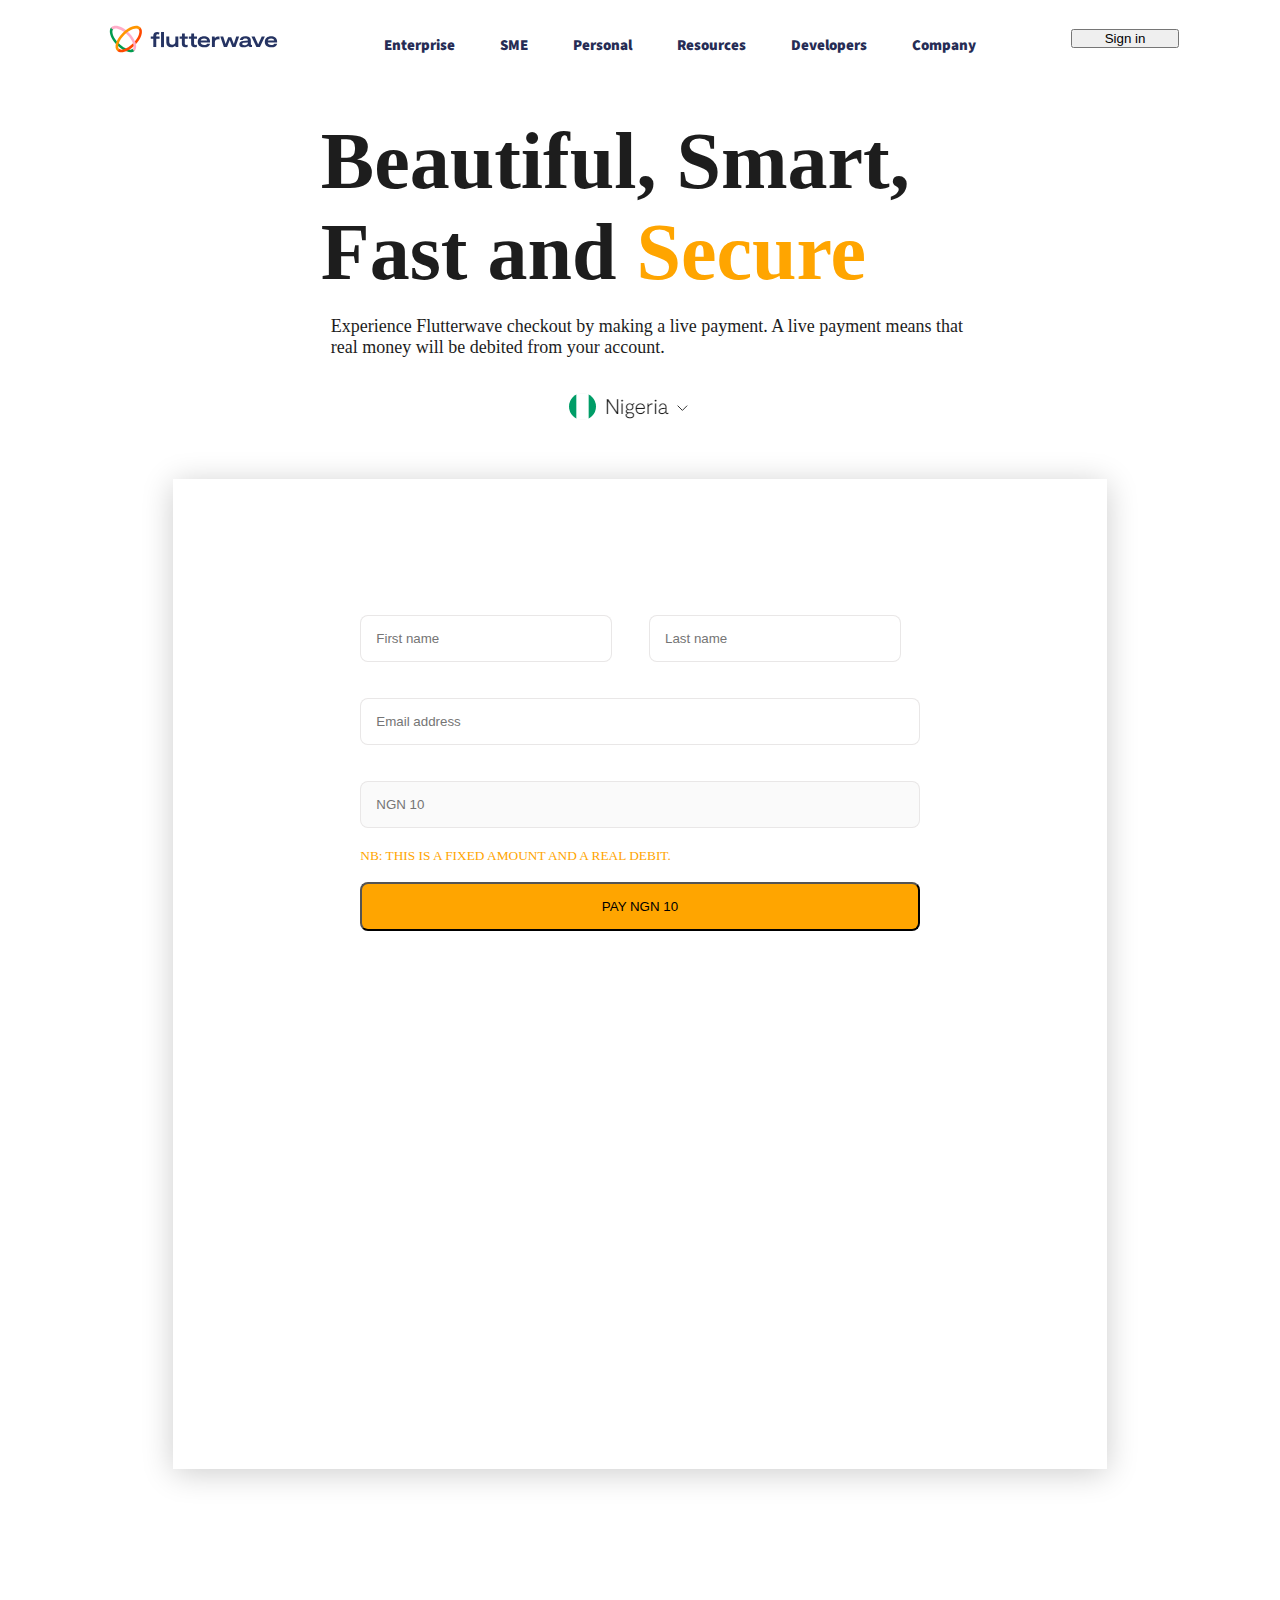
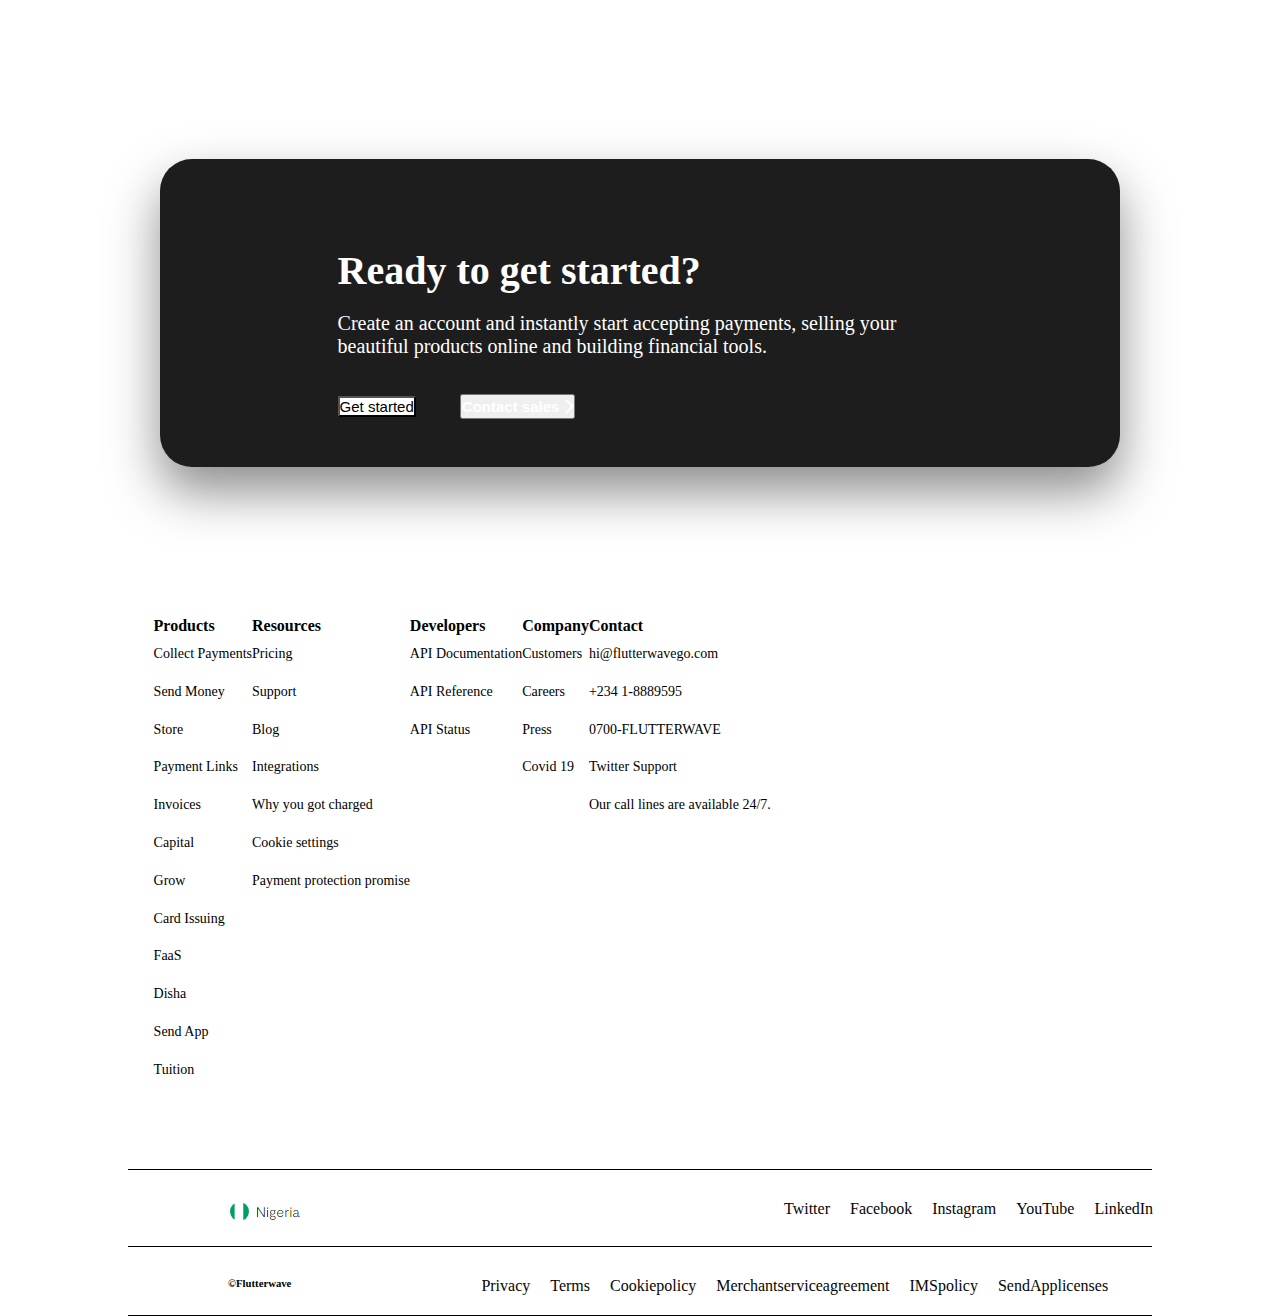
<file: html/Get Started.html>
<!DOCTYPE html>
<html lang="en">
<head>
    <meta charset="UTF-8">
    <meta name="viewport" content="width=device-width, initial-scale=1.0">
    <title>Checkout-Flutterwave</title>
    <link rel="shortcut icon" href="../images/FLUTTER.PNG" type="image/x-icon">
    <link rel="stylesheet" href="../css/Get Started.css">
    <link href="https://cdn.jsdelivr.net/npm/bootstrap@5.3.2/dist/css/bootstrap.min.css" rel="stylesheet" integrity="sha384-T3c6CoIi6uLrA9TneNEoa7RxnatzjcDSCmG1MXxSR1GAsXEV/Dwwykc2MPK8M2HN" crossorigin="anonymous">
    <link rel="preconnect" href="https://fonts.googleapis.com">
    <link rel="stylesheet" href="https://cdnjs.cloudflare.com/ajax/libs/font-awesome/6.4.2/css/all.min.css" />
    <link rel="preconnect" href="https://fonts.gstatic.com" crossorigin>
    <link href="https://fonts.googleapis.com/css2?family=Nanum+Myeongjo:wght@700&display=swap" rel="stylesheet">
    <link rel="preconnect" href="https://fonts.googleapis.com">
    <link rel="preconnect" href="https://fonts.gstatic.com" crossorigin>
    <link href="https://fonts.googleapis.com/css2?family=Source+Sans+3:wght@300&display=swap" rel="stylesheet">
    <link rel="stylesheet" href="https://fonts.googleapis.com/css2?family=Material+Symbols+Outlined:opsz,wght,FILL,GRAD@24,400,0,0" />
</head>
<body>
      <!-- BEGINING OF THE HEADER  -->
    <header>
        <nav>
          <img src="../images/Second.PNG" alt="Flutterwavelogo">
            <ul>
                <li>Enterprise
                    <div class="container" id="cont">
                        <div class="row" id="row">
                            <div class="col col-4" id="col">
                               <a href="#">Payment solutions</a> <br> <br>
                               <a href="#">Glow your business</a>
                            </div>
                            <div class="col col-7" id="col1">
                                <a href="#">
                                    <svg width="42" height="42" viewBox="0 0 42 42" fill="none" xmlns="http://www.w3.org/2000/svg" class="hd__nav__link__icon"><g clip-path="url(#clip0_4995_8735)"><path d="M28.3557 -0.0314941H13.6446C6.10028 -0.0314941 -0.015625 6.08441 -0.015625 13.6288V28.3398C-0.015625 35.8841 6.10028 42 13.6446 42H28.3557C35.9 42 42.0159 35.8841 42.0159 28.3398V13.6288C42.0159 6.08441 35.9 -0.0314941 28.3557 -0.0314941Z" fill="#FDF6E6"></path> <path d="M16.8813 33.4992L16.6869 33.5412C16.4247 33.5943 16.1546 33.5944 15.8924 33.5413C15.6302 33.4883 15.3814 33.3832 15.1605 33.2324C14.9396 33.0815 14.7512 32.8879 14.6064 32.663C14.4616 32.4381 14.3633 32.1865 14.3174 31.923L10.3822 12.3573C10.266 11.8243 10.3617 11.267 10.649 10.8033C10.9363 10.3395 11.3926 10.0056 11.9216 9.8722L12.116 9.82492C12.3781 9.77254 12.648 9.77305 12.9099 9.82641C13.1718 9.87976 13.4204 9.98489 13.6411 10.1356C13.8618 10.2864 14.0502 10.4797 14.1952 10.7042C14.3402 10.9287 14.4389 11.1799 14.4855 11.4431L18.4207 30.9983C18.5414 31.5336 18.4479 32.0949 18.1603 32.5622C17.8726 33.0296 17.4136 33.3658 16.8813 33.4992Z" fill="#2A3761"></path> <path d="M30.2623 21.3993L30.0049 21.4571L19.8385 23.7111C19.6502 23.7498 19.4561 23.7503 19.2676 23.7125C19.0792 23.6747 18.9002 23.5994 18.7414 23.4911C18.5826 23.3828 18.4472 23.2436 18.3433 23.082C18.2393 22.9203 18.1689 22.7394 18.1362 22.55L18.0942 22.3503C18.0665 22.1927 18.0076 22.0422 17.9208 21.9078C17.834 21.7734 17.7212 21.6577 17.5889 21.5676C17.4567 21.4775 17.3078 21.4148 17.1509 21.3832C16.994 21.3516 16.8324 21.3517 16.6756 21.3836L15.7036 21.5937C15.4611 21.6438 15.2109 21.6445 14.9681 21.5958C14.7253 21.5471 14.4948 21.4499 14.2903 21.3102C14.0858 21.1705 13.9116 20.991 13.778 20.7824C13.6444 20.5739 13.5542 20.3405 13.5128 20.0964L12.3674 14.4011L12.0837 13.1349C11.9995 12.748 12.0692 12.3435 12.2781 12.0071C12.487 11.6707 12.8186 11.4289 13.2028 11.3328L14.0592 11.1384L21.1677 9.56222C21.3404 9.52483 21.5189 9.52251 21.6925 9.55543C21.8661 9.58834 22.0313 9.65581 22.1784 9.75383C22.3254 9.85185 22.4512 9.97841 22.5484 10.126C22.6455 10.2736 22.712 10.4392 22.7439 10.613L22.8017 10.8967C22.8294 11.0602 22.8897 11.2164 22.979 11.3561C23.0683 11.4957 23.1848 11.616 23.3216 11.7096C23.4584 11.8033 23.6127 11.8684 23.7752 11.9012C23.9377 11.9339 24.1052 11.9336 24.2676 11.9002L28.0767 11.0333C28.3043 10.9878 28.5387 10.9884 28.7661 11.0349C28.9935 11.0814 29.2093 11.173 29.4007 11.3042C29.5922 11.4354 29.7554 11.6037 29.8808 11.799C30.0062 11.9943 30.0913 12.2127 30.131 12.4414L31.3236 18.3888L31.5233 19.3871C31.6125 19.8203 31.5313 20.2713 31.2964 20.6461C31.0615 21.021 30.6911 21.2908 30.2623 21.3993V21.3993Z" fill="#FF9F00"></path> <path d="M13.2252 11.3118C12.8327 11.4031 12.4924 11.6462 12.2787 11.9879C12.065 12.3296 11.9954 12.742 12.0851 13.1349L12.3478 14.4221L13.4932 20.1174C13.5346 20.3615 13.6248 20.5948 13.7584 20.8034C13.892 21.0119 14.0662 21.1914 14.2707 21.3312C14.4752 21.4709 14.7057 21.5681 14.9485 21.6168C15.1913 21.6655 15.4415 21.6648 15.684 21.6147L16.4721 21.4413L14.5072 11.5587C14.4704 11.3905 14.4158 11.2267 14.3443 11.0701L14.0816 11.1279L13.2252 11.3118Z" fill="#FF5804"></path></g> <defs><clipPath id="clip0_4995_8735"><rect width="42" height="42" fill="white"></rect></clipPath></defs></svg>
                                <p> <span>Accept Online payment</span><br>Easily receive online payments from <br> around the world in different currencies.</p>
                                </a>
                                <a href="#"><svg width="42" height="42" viewBox="0 0 42 42" fill="none" xmlns="http://www.w3.org/2000/svg" class="hd__nav__link__icon"><g clip-path="url(#clip0_5031_21902)"><path d="M28.3656 0.0157471H13.6656C6.12694 0.0157471 0.015625 6.12706 0.015625 13.6657V28.3657C0.015625 35.9044 6.12694 42.0157 13.6656 42.0157H28.3656C35.9043 42.0157 42.0156 35.9044 42.0156 28.3657V13.6657C42.0156 6.12706 35.9043 0.0157471 28.3656 0.0157471Z" fill="#E9EAF3"></path> <path d="M21.0159 28.4183C26.5162 28.4183 30.9751 23.9593 30.9751 18.459C30.9751 12.9587 26.5162 8.49976 21.0159 8.49976C15.5155 8.49976 11.0566 12.9587 11.0566 18.459C11.0566 23.9593 15.5155 28.4183 21.0159 28.4183Z" fill="#2A3761"></path> <path d="M22.6006 19.509L27.9871 31.059C28.1289 31.3683 28.1773 31.7123 28.1265 32.0487C28.0756 32.3851 27.9277 32.6994 27.7009 32.953C27.474 33.2066 27.1781 33.3885 26.8494 33.4764C26.5207 33.5642 26.1735 33.5543 25.8504 33.4477L21.5716 32.025C21.2158 31.9042 20.8301 31.9042 20.4744 32.025L16.1904 33.453C15.8783 33.5569 15.5433 33.5705 15.2239 33.4921C14.9045 33.4136 14.6138 33.2465 14.3854 33.0098C14.157 32.7732 14.0002 32.4767 13.9331 32.1548C13.866 31.8328 13.8914 31.4984 14.0064 31.1902C14.0184 31.1445 14.036 31.1004 14.0589 31.059L19.4244 19.5037C19.5516 19.2209 19.7539 18.9783 20.0094 18.8024C20.2649 18.6265 20.5637 18.5241 20.8734 18.5062H20.9994C21.3354 18.4971 21.6666 18.5874 21.9515 18.7658C22.2363 18.9442 22.4622 19.2027 22.6006 19.509V19.509Z" fill="#F2AEC9"></path> <path d="M21.0007 28.4183C22.7916 28.4216 24.5498 27.939 26.088 27.0218L22.602 19.509C22.4635 19.2027 22.2377 18.9442 21.9528 18.7658C21.6679 18.5874 21.3367 18.4971 21.0007 18.5062H20.8957C20.5824 18.5203 20.2791 18.621 20.0196 18.7971C19.7601 18.9732 19.5545 19.2178 19.4257 19.5038L15.9082 27.0218C17.4482 27.9392 19.2082 28.4218 21.0007 28.4183V28.4183Z" fill="#FF5804"></path></g> <defs><clipPath id="clip0_5031_21902"><rect width="42" height="42" fill="white"></rect></clipPath></defs></svg>
                            
                                    <p> <span>Payout & Transfer</span> <br> Experience effortless cross-border <br> payouts and transfer in various <br> currencies.</p></a>
                                    <a href="#">
                                        <svg width="50" height="40" viewBox="0 0 50 50" fill="none" xmlns="http://www.w3.org/2000/svg" class="hd__nav__link__icon"><path d="M33.7499 0H16.25C7.27537 0 0 7.27537 0 16.25V33.75C0 42.7246 7.27537 49.9999 16.25 49.9999H33.7499C42.7246 49.9999 50 42.7246 50 33.75V16.25C50 7.27537 42.7246 0 33.7499 0Z" fill="#F9EDF2"></path> <path d="M25.363 16.9678C31.6336 15.797 36.3194 12.7175 35.829 10.0879C35.3385 7.45838 29.858 6.27588 23.5874 7.44667C17.3168 8.61746 12.631 11.697 13.1214 14.3265C13.6119 16.9561 19.0924 18.1386 25.363 16.9678Z" fill="#FF5805"></path> <path d="M28.2436 39.5088C37.6684 35.1164 43.6214 27.9314 41.5399 23.4616C39.4584 18.9917 30.1308 18.9296 20.706 23.3221C11.2811 27.7146 5.3282 34.8995 7.4097 39.3694C9.49121 43.8392 18.8188 43.9013 28.2436 39.5088Z" fill="#2A3362"></path> <path d="M41.7702 26.1082C43.0814 23.2429 37.7494 17.9909 29.8608 14.3769C21.9721 10.7628 14.5145 10.1563 13.2033 13.0216C11.8922 15.8869 17.2242 21.1388 25.1128 24.7529C33.0015 28.367 40.4591 28.9735 41.7702 26.1082Z" fill="#FF9B00"></path> <path d="M28.2436 39.5088C37.6684 35.1164 43.6214 27.9314 41.5399 23.4616C39.4584 18.9917 30.1308 18.9296 20.706 23.3221C11.2811 27.7146 5.3282 34.8995 7.4097 39.3694C9.49121 43.8392 18.8188 43.9013 28.2436 39.5088Z" fill="#F4AFCB"></path> <path d="M41.7702 26.1082C43.0814 23.2429 37.7494 17.9909 29.8608 14.3769C21.9721 10.7628 14.5145 10.1563 13.2033 13.0216C11.8922 15.8869 17.2242 21.1388 25.1128 24.7529C33.0015 28.367 40.4591 28.9735 41.7702 26.1082Z" fill="#009A46"></path></svg>
                            
                                        <p> <span>Swap</span> <br> Swap your Naria for Dollrs,Euros and <br> pound.</p>
                                    </a>
                                    <a href="#">
                                        <a href="/ng/collect-payments#section-pos" class="hd__nav__link"><svg width="42" height="42" viewBox="0 0 42 42" fill="none" xmlns="http://www.w3.org/2000/svg" class="hd__nav__link__icon"><path d="M27.0217 0H14.9782C6.70599 0 0 6.70599 0 14.9782V27.0217C0 35.294 6.70599 42 14.9782 42H27.0217C35.294 42 42 35.294 42 27.0217V14.9782C42 6.70599 35.294 0 27.0217 0Z" fill="#FFE9D6"></path> <path d="M30.9567 11H10.7364C9.22511 11 8 12.2232 8 13.7322C8 15.2411 9.22511 16.4643 10.7364 16.4643H30.9567C32.468 16.4643 33.6931 15.2411 33.6931 13.7322C33.6931 12.2232 32.468 11 30.9567 11Z" fill="#2D375E"></path> <path d="M26.3986 13.1824H15.2938C13.6806 13.1824 12.3728 14.4901 12.3728 16.1034V28.845C12.3728 30.4583 13.6806 31.766 15.2938 31.766H26.3986C28.0119 31.766 29.3196 30.4583 29.3196 28.845V16.1034C29.3196 14.4901 28.0119 13.1824 26.3986 13.1824Z" fill="#FF9800"></path> <path d="M20.8503 25.7561H19.331C18.7015 25.7561 18.3574 26.4864 18.7603 26.9648L20.2795 28.8198C20.5733 29.1807 21.1273 29.1807 21.4295 28.8198L22.9488 26.9648C23.3433 26.478 22.9991 25.7561 22.3779 25.7561H20.8587H20.8503Z" fill="#FF5805"></path></svg> <span class="hd__nav__link__info"><span class="hd__nav__link__title">
                            
                                        <p> <span>POS systems</span> <br> point of sale devices with multiple <br> payment method to grow your physical <br> business.</p>
                                    </a>
                                    <a href="#">
                                        <svg width="43" height="43" viewBox="0 0 43 43" fill="none" xmlns="http://www.w3.org/2000/svg" class="hd__nav__link__icon"><path d="M21.4099 42.3099C33.0079 42.3099 42.4099 32.9079 42.4099 21.3099C42.4099 9.71196 33.0079 0.309937 21.4099 0.309937C9.81193 0.309937 0.409912 9.71196 0.409912 21.3099C0.409912 32.9079 9.81193 42.3099 21.4099 42.3099Z" fill="#FFF3E6"></path> <path d="M22.3339 10.6251H15.7398C13.063 10.6251 10.8931 12.7951 10.8931 15.4719V24.5691C10.8931 27.2459 13.063 29.4159 15.7398 29.4159H22.3339C25.0107 29.4159 27.1807 27.2459 27.1807 24.5691V15.4719C27.1807 12.7951 25.0107 10.6251 22.3339 10.6251Z" fill="#2A3362"></path> <path d="M26.6431 14.3296H19.3267C16.8262 14.3296 14.7991 16.3567 14.7991 18.8572V28.6936C14.7991 31.1941 16.8262 33.2212 19.3267 33.2212H26.6431C29.1436 33.2212 31.1707 31.1941 31.1707 28.6936V18.8572C31.1707 16.3567 29.1436 14.3296 26.6431 14.3296Z" fill="#FF9800"></path> <path d="M27.4159 25.6948H18.3102C17.8092 25.6948 17.4031 26.101 17.4031 26.602V26.6104C17.4031 27.1115 17.8092 27.5176 18.3102 27.5176H27.4159C27.9169 27.5176 28.3231 27.1115 28.3231 26.6104V26.602C28.3231 26.101 27.9169 25.6948 27.4159 25.6948Z" fill="#FF5805"></path> <path d="M27.4159 22.0575H18.3102C17.8092 22.0575 17.4031 22.4637 17.4031 22.9647V22.9731C17.4031 23.4741 17.8092 23.8803 18.3102 23.8803H27.4159C27.9169 23.8803 28.3231 23.4741 28.3231 22.9731V22.9647C28.3231 22.4637 27.9169 22.0575 27.4159 22.0575Z" fill="#FF5805"></path> <path d="M19.9147 18.4204H18.3102C17.8092 18.4204 17.4031 18.8266 17.4031 19.3276V19.336C17.4031 19.837 17.8092 20.2432 18.3102 20.2432H19.9147C20.4157 20.2432 20.8219 19.837 20.8219 19.336V19.3276C20.8219 18.8266 20.4157 18.4204 19.9147 18.4204Z" fill="white"></path></svg>
                                        <p><span>Checkout demo</span> <br>Experience checkout yourself</p></a>
                             </div>
                        </div>
                    </div>
                </li>
                <li>SME
                    <div class="container" id="cont">
                        <div class="row" id="row">
                            <div class="col col-3" id="col">
                               <a href="#">Sell to anyone anywhere</a> <br> <br>
                               <a href="#">Grow your business</a>
                               <a href="#"><p>
                                <img src="/images/send-app-staging.jpg" alt="Send app QR code">
                               <span> Scan to download Send mobile app.</span></p>
                        </a>
                            </div>
                            <div class="col col-4" id="col1">
                                <a href="#">
                                    <svg width="43" height="43" viewBox="0 0 43 43" fill="none" xmlns="http://www.w3.org/2000/svg" class="hd__nav__link__icon"><path d="M21.4099 42.3099C33.0079 42.3099 42.4099 32.9079 42.4099 21.3099C42.4099 9.71196 33.0079 0.309937 21.4099 0.309937C9.81193 0.309937 0.409912 9.71196 0.409912 21.3099C0.409912 32.9079 9.81193 42.3099 21.4099 42.3099Z" fill="#FFF3E6"></path> <path d="M22.3339 10.6251H15.7398C13.063 10.6251 10.8931 12.7951 10.8931 15.4719V24.5691C10.8931 27.2459 13.063 29.4159 15.7398 29.4159H22.3339C25.0107 29.4159 27.1807 27.2459 27.1807 24.5691V15.4719C27.1807 12.7951 25.0107 10.6251 22.3339 10.6251Z" fill="#2A3362"></path> <path d="M26.6431 14.3296H19.3267C16.8262 14.3296 14.7991 16.3567 14.7991 18.8572V28.6936C14.7991 31.1941 16.8262 33.2212 19.3267 33.2212H26.6431C29.1436 33.2212 31.1707 31.1941 31.1707 28.6936V18.8572C31.1707 16.3567 29.1436 14.3296 26.6431 14.3296Z" fill="#FF9800"></path> <path d="M27.4159 25.6948H18.3102C17.8092 25.6948 17.4031 26.101 17.4031 26.602V26.6104C17.4031 27.1115 17.8092 27.5176 18.3102 27.5176H27.4159C27.9169 27.5176 28.3231 27.1115 28.3231 26.6104V26.602C28.3231 26.101 27.9169 25.6948 27.4159 25.6948Z" fill="#FF5805"></path> <path d="M27.4159 22.0575H18.3102C17.8092 22.0575 17.4031 22.4637 17.4031 22.9647V22.9731C17.4031 23.4741 17.8092 23.8803 18.3102 23.8803H27.4159C27.9169 23.8803 28.3231 23.4741 28.3231 22.9731V22.9647C28.3231 22.4637 27.9169 22.0575 27.4159 22.0575Z" fill="#FF5805"></path> <path d="M19.9147 18.4204H18.3102C17.8092 18.4204 17.4031 18.8266 17.4031 19.3276V19.336C17.4031 19.837 17.8092 20.2432 18.3102 20.2432H19.9147C20.4157 20.2432 20.8219 19.837 20.8219 19.336V19.3276C20.8219 18.8266 20.4157 18.4204 19.9147 18.4204Z" fill="white"></path></svg>
                            
                                <p> <span>Online checkout</span><br>Add our checkout to your shopify, <br> Wordpress, WobCommerce, joomia <br> and PrestaShop stores.</p>
                                </a>
                                <a href="#"><svg width="42" height="42" viewBox="0 0 42 42" fill="none" xmlns="http://www.w3.org/2000/svg" class="hd__nav__link__icon"><g clip-path="url(#clip0_5031_21959)"><path d="M28.3557 -0.0157471H13.6446C6.10028 -0.0157471 -0.015625 6.10015 -0.015625 13.6445V28.3555C-0.015625 35.8999 6.10028 42.0158 13.6446 42.0158H28.3557C35.9 42.0158 42.0159 35.8999 42.0159 28.3555V13.6445C42.0159 6.10015 35.9 -0.0157471 28.3557 -0.0157471Z" fill="#F9EEF3"></path> <path d="M21.2162 19.4028C24.3268 19.4028 26.8484 16.7541 26.8484 13.4869C26.8484 10.2196 24.3268 7.57092 21.2162 7.57092C18.1056 7.57092 15.584 10.2196 15.584 13.4869C15.584 16.7541 18.1056 19.4028 21.2162 19.4028Z" fill="#F2AEC9"></path> <path d="M26.9958 14.1699H15.001C12.4505 14.1699 10.3828 16.2376 10.3828 18.7881V25.9387C10.3828 28.4893 12.4505 30.557 15.001 30.557H26.9958C29.5463 30.557 31.614 28.4893 31.614 25.9387V18.7881C31.614 16.2376 29.5463 14.1699 26.9958 14.1699Z" fill="#2A3761"></path> <path d="M15.625 14.1857C15.744 15.597 16.3808 16.9144 17.4128 17.8844C18.4449 18.8544 19.7992 19.4083 21.2152 19.4396C22.6293 19.4057 23.9811 18.8507 25.011 17.8809C26.0408 16.9112 26.6761 15.5952 26.7949 14.1857H15.625Z" fill="#FF5804"></path> <path d="M27.7137 23.732C28.4305 23.732 29.0115 23.1205 29.0115 22.366C29.0115 21.6116 28.4305 21 27.7137 21C26.997 21 26.416 21.6116 26.416 22.366C26.416 23.1205 26.997 23.732 27.7137 23.732Z" fill="white"></path></g> <defs><clipPath id="clip0_5031_21959"><rect width="42" height="42" fill="white"></rect></clipPath></defs></svg>
                            
                                    <p> <span>Payment Links</span> <br> Accept payment without writing <br> code.</p></a>
                                    <a href="#">
                                        <a href="/ng/collect-payments#section-pos" class="hd__nav__link"><svg width="42" height="42" viewBox="0 0 42 42" fill="none" xmlns="http://www.w3.org/2000/svg" class="hd__nav__link__icon"><path d="M27.0217 0H14.9782C6.70599 0 0 6.70599 0 14.9782V27.0217C0 35.294 6.70599 42 14.9782 42H27.0217C35.294 42 42 35.294 42 27.0217V14.9782C42 6.70599 35.294 0 27.0217 0Z" fill="#FFE9D6"></path> <path d="M30.9567 11H10.7364C9.22511 11 8 12.2232 8 13.7322C8 15.2411 9.22511 16.4643 10.7364 16.4643H30.9567C32.468 16.4643 33.6931 15.2411 33.6931 13.7322C33.6931 12.2232 32.468 11 30.9567 11Z" fill="#2D375E"></path> <path d="M26.3986 13.1824H15.2938C13.6806 13.1824 12.3728 14.4901 12.3728 16.1034V28.845C12.3728 30.4583 13.6806 31.766 15.2938 31.766H26.3986C28.0119 31.766 29.3196 30.4583 29.3196 28.845V16.1034C29.3196 14.4901 28.0119 13.1824 26.3986 13.1824Z" fill="#FF9800"></path> <path d="M20.8503 25.7561H19.331C18.7015 25.7561 18.3574 26.4864 18.7603 26.9648L20.2795 28.8198C20.5733 29.1807 21.1273 29.1807 21.4295 28.8198L22.9488 26.9648C23.3433 26.478 22.9991 25.7561 22.3779 25.7561H20.8587H20.8503Z" fill="#FF5805"></path></svg> <span class="hd__nav__link__info"><span class="hd__nav__link__title">
                                        <p> <span>POS systems</span> <br> Point of sale devices with multiple <br> payment method to grow your physical <br> business.</p>
                                    </a>
                                    <a href="#">
                                        <svg width="42" height="42" viewBox="0 0 42 42" fill="none" xmlns="http://www.w3.org/2000/svg" class="hd__nav__link__icon"><path d="M28.35 0H13.65C6.11131 0 0 6.11131 0 13.65V28.35C0 35.8887 6.11131 42 13.65 42H28.35C35.8887 42 42 35.8887 42 28.35V13.65C42 6.11131 35.8887 0 28.35 0Z" fill="#D9F4E4"></path> <path d="M25.3945 15.771H16.606C13.7181 15.771 11.377 18.1121 11.377 21V27.9457C11.377 30.8336 13.7181 33.1747 16.606 33.1747H25.3945C28.2823 33.1747 30.6235 30.8336 30.6235 27.9457V21C30.6235 18.1121 28.2823 15.771 25.3945 15.771Z" fill="#2A3761"></path> <path d="M31.7094 19.3883C24.6883 21.231 17.3105 21.231 10.2894 19.3883C8.61461 18.9578 8.00036 17.2883 9.11336 16.1595L13.1244 10.9095C13.6369 10.4241 14.319 10.1584 15.0249 10.1693H27.3834C28.0889 10.1601 28.7704 10.4256 29.2839 10.9095L32.8854 16.1595L32.9326 16.2068L33.0166 16.296C33.9459 17.409 33.3159 18.9735 31.7094 19.3883Z" fill="#35A162"></path> <path d="M11.4238 19.6665C17.7232 21.1366 24.2765 21.1366 30.5758 19.6665C30.4613 18.6067 29.965 17.6248 29.1796 16.9041C28.3942 16.1834 27.3733 15.7732 26.3076 15.75H15.6921C14.6264 15.7732 13.6055 16.1834 12.8201 16.9041C12.0346 17.6248 11.5383 18.6067 11.4238 19.6665V19.6665Z" fill="#FF9F00"></path> <path d="M24.6325 24.1395H17.3717C16.5106 24.1395 15.8125 24.8376 15.8125 25.6988C15.8125 26.5599 16.5106 27.258 17.3717 27.258H24.6325C25.4936 27.258 26.1917 26.5599 26.1917 25.6988C26.1917 24.8376 25.4936 24.1395 24.6325 24.1395Z" fill="white"></path></svg>
                            
                                        <p> <span>Build your online store </span> <br> Create a free online store that helps <br> you find customers, and accept <br> payments globally.</p>
                                    </a>
                                    </div>
                             <div class="col col-4" id="col3">
                                <a href="#">
                                    <svg width="50" height="40" viewBox="0 0 50 50" fill="none" xmlns="http://www.w3.org/2000/svg" class="hd__nav__link__icon"><path d="M33.7499 0H16.25C7.27537 0 0 7.27537 0 16.25V33.75C0 42.7246 7.27537 49.9999 16.25 49.9999H33.7499C42.7246 49.9999 50 42.7246 50 33.75V16.25C50 7.27537 42.7246 0 33.7499 0Z" fill="#F9EDF2"></path> <path d="M25.363 16.9678C31.6336 15.797 36.3194 12.7175 35.829 10.0879C35.3385 7.45838 29.858 6.27588 23.5874 7.44667C17.3168 8.61746 12.631 11.697 13.1214 14.3265C13.6119 16.9561 19.0924 18.1386 25.363 16.9678Z" fill="#FF5805"></path> <path d="M28.2436 39.5088C37.6684 35.1164 43.6214 27.9314 41.5399 23.4616C39.4584 18.9917 30.1308 18.9296 20.706 23.3221C11.2811 27.7146 5.3282 34.8995 7.4097 39.3694C9.49121 43.8392 18.8188 43.9013 28.2436 39.5088Z" fill="#2A3362"></path> <path d="M41.7702 26.1082C43.0814 23.2429 37.7494 17.9909 29.8608 14.3769C21.9721 10.7628 14.5145 10.1563 13.2033 13.0216C11.8922 15.8869 17.2242 21.1388 25.1128 24.7529C33.0015 28.367 40.4591 28.9735 41.7702 26.1082Z" fill="#FF9B00"></path> <path d="M28.2436 39.5088C37.6684 35.1164 43.6214 27.9314 41.5399 23.4616C39.4584 18.9917 30.1308 18.9296 20.706 23.3221C11.2811 27.7146 5.3282 34.8995 7.4097 39.3694C9.49121 43.8392 18.8188 43.9013 28.2436 39.5088Z" fill="#F4AFCB"></path> <path d="M41.7702 26.1082C43.0814 23.2429 37.7494 17.9909 29.8608 14.3769C21.9721 10.7628 14.5145 10.1563 13.2033 13.0216C11.8922 15.8869 17.2242 21.1388 25.1128 24.7529C33.0015 28.367 40.4591 28.9735 41.7702 26.1082Z" fill="#009A46"></path></svg>
                                    <p> <span>Swap</span> <br> Swap your Naria for Dollrs,Euros and <br> pound.</p>
                                    </a>
                                <a href="#">
                                    <svg width="42" height="42" viewBox="0 0 42 42" fill="none" xmlns="http://www.w3.org/2000/svg" class="hd__nav__link__icon"><g clip-path="url(#clip0_5031_21974)"><path d="M28.3557 -0.0157471H13.6446C6.10028 -0.0157471 -0.015625 6.10015 -0.015625 13.6445V28.3555C-0.015625 35.8999 6.10028 42.0158 13.6446 42.0158H28.3557C35.9 42.0158 42.0159 35.8999 42.0159 28.3555V13.6445C42.0159 6.10015 35.9 -0.0157471 28.3557 -0.0157471Z" fill="#F9EEF3"></path> <path d="M26.3803 11.9633H15.9092C13.733 11.9633 11.9688 13.7275 11.9688 15.9037V29.5745C11.9688 31.7507 13.733 33.5149 15.9092 33.5149H26.3803C28.5566 33.5149 30.3208 31.7507 30.3208 29.5745V15.9037C30.3208 13.7275 28.5566 11.9633 26.3803 11.9633Z" fill="#2A3761"></path> <path d="M28.3454 8.47986H13.9444C12.0583 8.47986 10.5293 10.0077 10.5293 11.8923C10.5293 13.7769 12.0583 15.3047 13.9444 15.3047H28.3454C30.2315 15.3047 31.7605 13.7769 31.7605 11.8923C31.7605 10.0077 30.2315 8.47986 28.3454 8.47986Z" fill="#F2AEC9"></path> <path d="M12.0273 14.7636C12.5437 15.1123 13.1539 15.2956 13.7769 15.289H28.5142C29.1387 15.2946 29.7504 15.1115 30.269 14.7636C30.1526 13.9949 29.7681 13.2922 29.1835 12.7797C28.5989 12.2673 27.8519 11.9781 27.0746 11.9633H15.2375C14.4575 11.9744 13.7067 12.2619 13.1189 12.7747C12.531 13.2875 12.1442 13.9923 12.0273 14.7636V14.7636Z" fill="#FF5804"></path> <path d="M25.129 20.7688H16.6018C16.0041 20.7688 15.5195 21.2534 15.5195 21.8511C15.5195 22.4489 16.0041 22.9334 16.6018 22.9334H25.129C25.7267 22.9334 26.2113 22.4489 26.2113 21.8511C26.2113 21.2534 25.7267 20.7688 25.129 20.7688Z" fill="white"></path> <path d="M20.9994 25.324H16.6018C16.0041 25.324 15.5195 25.8085 15.5195 26.4063C15.5195 27.004 16.0041 27.4886 16.6018 27.4886H20.9994C21.5971 27.4886 22.0817 27.004 22.0817 26.4063C22.0817 25.8085 21.5971 25.324 20.9994 25.324Z" fill="white"></path></g> <defs><clipPath id="clip0_5031_21974"><rect width="42" height="42" fill="white"></rect></clipPath></defs></svg>

                                    <p> <span>Invoices</span><br>Create  and issue professional invoices for global payments.</p>
                                </a>
                                <a href="#">
                                    <svg width="43" height="43" viewBox="0 0 43 43" fill="none" xmlns="http://www.w3.org/2000/svg" class="hd__nav__link__icon"><path d="M42.4447 21.0032C42.4447 22.9604 42.1844 24.8588 41.6804 26.648C41.6216 26.8664 41.5544 27.0764 41.4956 27.2864C41.4368 27.488 41.3695 27.6896 41.2939 27.8912C41.2771 27.95 41.252 28.0172 41.2352 28.0676C41.1932 28.1936 41.1512 28.3112 41.1008 28.4288C41.0168 28.6472 40.9328 28.874 40.8404 29.0924C40.664 29.5124 40.4792 29.924 40.2776 30.3356C40.2188 30.4616 40.1516 30.596 40.076 30.7136C40.0172 30.8396 39.95 30.9656 39.8828 31.0916C39.7652 31.31 39.6476 31.5116 39.5216 31.7216C39.4964 31.772 39.4628 31.8224 39.4292 31.8728C39.2444 32.1836 39.0428 32.4944 38.8328 32.7968C38.7236 32.9732 38.5976 33.1412 38.48 33.3092C38.3708 33.4604 38.2616 33.6116 38.1524 33.7544C38.0432 33.8972 37.934 34.04 37.8164 34.1912C37.808 34.1996 37.7996 34.2164 37.7828 34.2248C37.43 34.67 37.0604 35.0984 36.6572 35.51C36.59 35.5772 36.5228 35.6528 36.4472 35.72C36.4388 35.7368 36.422 35.7536 36.4052 35.7704C36.2456 35.93 36.0776 36.0896 35.918 36.2408C35.8004 36.3584 35.6828 36.4676 35.5568 36.5768C35.1116 36.98 34.658 37.3664 34.1792 37.7276C34.1204 37.778 34.0616 37.8284 34.0028 37.8704H33.9944C33.9272 37.9208 33.86 37.9712 33.7928 38.0132C33.692 38.0888 33.5996 38.156 33.4904 38.2316C30.08 40.6256 25.9388 42.02 21.4616 42.02C16.7072 42.02 12.3224 40.4408 8.80281 37.7696C8.72721 37.7192 8.66 37.6604 8.5844 37.61C8.576 37.6016 8.56757 37.5932 8.55077 37.5848C8.54237 37.5764 8.53395 37.568 8.53395 37.568C8.08875 37.2152 7.6436 36.8456 7.2236 36.4592C7.0304 36.2828 6.85397 36.1064 6.66917 35.93C6.13157 35.3924 5.61082 34.8296 5.14042 34.2332C4.89682 33.9308 4.66995 33.6284 4.44315 33.3176C4.30035 33.1412 4.17438 32.948 4.04838 32.7632C3.93918 32.612 3.83839 32.4524 3.74599 32.2928C3.30079 31.5956 2.89764 30.8732 2.53644 30.134C2.50284 30.0752 2.47756 30.0164 2.45236 29.9576C2.30116 29.63 2.15835 29.3024 2.02395 28.9748C1.95675 28.7984 1.88116 28.622 1.82236 28.4456C1.51156 27.6224 1.24282 26.774 1.04122 25.892C0.663216 24.3296 0.469971 22.7 0.469971 21.02C0.469971 18.8528 0.797567 16.7528 1.41077 14.7872C3.35957 8.52082 8.15603 3.50602 14.288 1.28002C15.1196 0.97762 15.968 0.72562 16.8416 0.53242C18.3284 0.19642 19.8824 0.0200195 21.47 0.0200195C23.9984 0.0200195 26.4176 0.465215 28.6604 1.28841C29.5172 1.59921 30.3404 1.96042 31.1384 2.37202C36.6236 5.21962 40.6892 10.4108 42.008 16.6268C42.3188 18.0464 42.47 19.508 42.47 21.02L42.4447 21.0032Z" fill="#FFF3E6"></path> <path d="M36.9093 33.6621C36.9093 33.6621 36.9008 33.6789 36.8924 33.6873C36.2288 35.0145 35.3805 36.2493 34.3893 37.3581C34.0281 37.7613 33.6417 38.1561 33.2385 38.5341H33.2301C33.0705 38.6433 32.9193 38.7525 32.7513 38.8701C29.5425 41.0877 25.6449 42.3897 21.4365 42.3897C16.8585 42.3897 12.6417 40.8525 9.28165 38.2737C9.28165 38.2737 9.27323 38.2653 9.26483 38.2653C8.92883 37.9377 8.60972 37.6017 8.29892 37.2489C8.21492 37.1565 8.13928 37.0557 8.05528 36.9633C6.96328 35.6613 6.06445 34.1997 5.40085 32.6121C5.38405 32.5953 5.38413 32.5785 5.37573 32.5533L6.03085 31.8561L6.05608 31.8225C6.15688 31.7217 6.24926 31.6293 6.35006 31.5369C6.45086 31.4361 6.54325 31.3437 6.65245 31.2597C6.75325 31.1757 6.86244 31.0833 6.96324 30.9993C7.07244 30.9153 7.18165 30.8313 7.29085 30.7473C7.74445 30.4281 8.22333 30.1593 8.73573 29.9493L11.3901 28.8069L11.4405 28.7817L14.7753 27.3453L14.8173 27.3201C15.5817 26.9925 16.136 26.3709 16.4048 25.6233C16.5056 25.3293 16.5561 25.0101 16.5561 24.6909V19.9197C16.5561 19.0377 16.3125 18.1641 15.8337 17.4165C14.9349 16.0137 14.4896 14.3001 14.7248 12.4605C14.834 11.6037 15.0945 10.7889 15.4809 10.0497C16.6149 7.86567 18.8157 6.29487 21.3693 6.01767C25.0317 5.62287 28.2321 7.79847 29.3577 10.9401C29.6433 11.7213 29.7945 12.5613 29.7945 13.4349C29.7945 13.6197 29.7861 13.8129 29.7693 13.9977L31.5837 16.3245C32.0121 16.8705 31.6173 17.6769 30.9117 17.6769H30.1893C30.1473 17.6769 30.0968 17.6769 30.0632 17.6853C29.7356 17.7441 29.4837 18.0297 29.4837 18.3741V20.3901C29.4753 22.0449 28.1145 23.3805 26.4261 23.3805H25.7205C25.1913 23.3805 24.7545 23.8089 24.7545 24.3381V25.0521C24.7545 25.1109 24.7545 25.1697 24.7545 25.2201C24.7545 25.2789 24.7713 25.3377 24.7797 25.3881C24.7965 25.4973 24.8133 25.5981 24.8469 25.7073C24.8637 25.7493 24.8721 25.7829 24.8889 25.8249C24.9057 25.8669 24.9141 25.9089 24.9393 25.9509C24.9561 25.9845 24.9729 26.0265 24.9897 26.0685C25.0317 26.1441 25.0736 26.2281 25.124 26.2953C25.1744 26.3709 25.2165 26.4465 25.2669 26.5053C25.3257 26.5725 25.3844 26.6397 25.4432 26.6985C25.4936 26.7489 25.5357 26.7993 25.5945 26.8413C25.6113 26.8581 25.628 26.8665 25.6448 26.8749C25.6784 26.9001 25.7037 26.9253 25.7373 26.9421C25.7709 26.9673 25.8129 26.9925 25.8465 27.0177C25.9557 27.0933 26.0649 27.1437 26.1909 27.2025L26.9301 27.5217L28.0053 27.9837L30.4413 29.0421L30.5001 29.0673L30.9621 29.2689L30.9957 29.2857L32.4824 29.9241C32.9948 30.1509 33.4821 30.4197 33.9357 30.7389C34.0449 30.8229 34.1625 30.8985 34.2717 30.9909C34.3809 31.0749 34.4901 31.1673 34.5993 31.2513C34.7085 31.3437 34.8093 31.4361 34.9101 31.5369C35.0109 31.6377 35.1032 31.7301 35.204 31.8309L36.8924 33.6537L36.9093 33.6621Z" fill="#FF9800"></path> <path d="M14.2882 35.3756C12.7678 36.686 10.7937 37.5008 8.6349 37.5932C8.6181 37.5932 8.58453 37.5932 8.56773 37.5932H8.55933C8.47533 37.5932 8.3998 37.5932 8.3158 37.5932C7.9378 37.2656 7.55974 36.938 7.20694 36.5852C7.01374 36.392 6.83731 36.2072 6.65251 36.0224C6.11491 35.4512 5.59416 34.8464 5.12375 34.208C4.88015 33.9056 4.65339 33.6032 4.42659 33.2924C4.28379 33.116 4.15771 32.9228 4.03171 32.738C3.92251 32.5868 3.82173 32.4272 3.72933 32.2676C3.28413 31.5704 2.88098 30.848 2.51978 30.1088L4.69535 29.1764H4.71216C5.26656 28.9832 5.63614 28.4792 5.63614 27.8996V25.22C5.63614 24.7496 5.51018 24.2876 5.25818 23.8844C4.77098 23.1452 4.54412 22.2212 4.67012 21.2468C4.70372 21.0116 4.75417 20.7764 4.82137 20.558C4.88857 20.348 4.97251 20.1548 5.07331 19.9616C5.35891 19.3988 5.78738 18.92 6.29978 18.5504C6.84578 18.1556 7.50099 17.8952 8.20659 17.8112C10.1554 17.6012 11.8606 18.7604 12.4738 20.432C12.625 20.8436 12.7006 21.2972 12.7006 21.7592C12.7006 21.86 12.7006 21.9608 12.6922 22.0616L13.6666 23.3048C13.8598 23.5652 13.717 23.9264 13.423 24.002C13.3894 24.0188 13.3473 24.0188 13.2969 24.0188H12.9106C12.9106 24.0188 12.8601 24.0188 12.8433 24.0272C12.6669 24.0524 12.5325 24.2036 12.5325 24.3884V25.4636C12.5325 25.7492 12.4569 26.018 12.3225 26.2448C12.0369 26.732 11.5162 27.0596 10.903 27.0596H10.5333C10.2477 27.0596 10.0125 27.2948 10.0125 27.572V27.95C10.0125 28.328 10.1805 28.6724 10.4577 28.9076C10.4997 28.9412 10.5418 28.9748 10.5922 29.0084C10.6258 29.0252 10.6678 29.0504 10.7014 29.0672C10.7182 29.084 10.7517 29.0924 10.7769 29.1008L10.8693 29.1428L11.1717 29.2688L13.3474 30.2096L14.1201 30.7724C15.6405 31.898 15.7162 34.1156 14.2882 35.3504V35.3756Z" fill="#FF5805"></path> <path d="M40.0676 30.7136C40.0088 30.8396 39.9416 30.9656 39.8744 31.0916C39.7568 31.31 39.6391 31.5116 39.5131 31.7216C39.4879 31.772 39.4543 31.8224 39.4207 31.8728C39.2359 32.1836 39.0344 32.4944 38.8244 32.7968C38.7152 32.9732 38.5891 33.1412 38.4715 33.3092C38.3623 33.4604 38.2531 33.6116 38.1439 33.7544C38.0347 33.8972 37.9256 34.04 37.808 34.1912C37.7996 34.1996 37.7912 34.2164 37.7744 34.2248C37.4216 34.6952 37.052 35.1488 36.6488 35.594C36.5816 35.6612 36.5144 35.7368 36.4388 35.8124C36.4304 35.8292 36.4136 35.846 36.3968 35.8712C36.2372 36.0392 36.0692 36.2072 35.9096 36.3752C35.792 36.5012 35.6744 36.6188 35.5484 36.728C35.1956 37.0724 34.826 37.4084 34.448 37.736C34.3556 37.736 34.2631 37.736 34.1707 37.7276C34.1287 37.7276 34.0951 37.7276 34.0615 37.7276C31.2475 37.6016 28.7612 36.2072 27.1904 34.1156C26.9132 33.746 26.7536 33.326 26.7284 32.8976C26.6696 32.108 27.0307 31.31 27.7699 30.8732C27.8035 30.8564 27.8288 30.8396 27.8456 30.8396L30.5084 29.6888L31.0123 29.4704H31.0292V29.462C31.0796 29.4452 31.13 29.4116 31.1804 29.3864C31.214 29.3696 31.2392 29.3528 31.2728 29.3276C31.3232 29.3024 31.3568 29.2688 31.3988 29.2352C31.7348 28.9496 31.9364 28.5296 31.9364 28.0844V25.5896C31.9364 25.3628 31.9027 25.1444 31.8439 24.926C31.7851 24.7076 31.6928 24.4808 31.5584 24.2792C31.0796 23.5484 30.8528 22.6496 30.9788 21.692C31.0376 21.2468 31.172 20.8184 31.3736 20.432C31.97 19.2812 33.1207 18.4664 34.4647 18.3236C36.0271 18.1556 37.4384 18.8864 38.2196 20.0624C38.396 20.3228 38.5388 20.6 38.648 20.9024C38.7992 21.3056 38.8747 21.7508 38.8747 22.2044C38.8747 22.2884 38.8747 22.3724 38.8747 22.4396C38.8747 22.4564 38.8747 22.4732 38.8747 22.4984L39.8239 23.7164C40.0423 24.002 39.8408 24.4136 39.4712 24.4136H39.0931C39.0931 24.4136 39.0428 24.4136 39.0344 24.422C38.858 24.4556 38.732 24.5984 38.732 24.7748V25.8332C38.732 26.7068 38.0096 27.3956 37.1276 27.3956H36.7664C36.4808 27.3956 36.2539 27.6224 36.2539 27.8912V28.2692C36.2539 28.7648 36.5479 29.2016 37.0099 29.3948L37.388 29.5628L39.5215 30.4868L40.0844 30.7304L40.0676 30.7136Z" fill="#FF5805"></path> <path d="M37.7659 34.2164C37.4131 34.6868 37.0436 35.1404 36.6404 35.5856C36.5732 35.6528 36.506 35.7284 36.4304 35.804C36.422 35.8208 36.4051 35.8376 36.3883 35.8628C36.2287 36.0308 36.0608 36.1988 35.9012 36.3668C35.7836 36.4928 35.6659 36.6104 35.5399 36.7196C35.1871 37.064 34.8176 37.4 34.4396 37.7276C34.2884 37.8536 34.1371 37.9796 33.9775 38.1056H33.9691C33.8011 38.2316 33.6331 38.366 33.4651 38.4836C30.0547 41.0372 25.9136 42.524 21.4364 42.524C16.5728 42.524 12.0872 40.76 8.52558 37.7948C8.51718 37.7864 8.50876 37.778 8.50876 37.778C8.44156 37.7192 8.37437 37.6688 8.30717 37.6016C7.92917 37.274 7.55112 36.9464 7.19832 36.5936C7.00512 36.4004 6.82869 36.2156 6.64389 36.0308C6.10629 35.4596 5.58553 34.8548 5.11513 34.2164C4.87153 33.8972 4.64477 33.5696 4.41797 33.242L4.80434 32.7884L5.45115 32.0156L5.47638 31.9736C5.57718 31.8728 5.67796 31.772 5.77876 31.6796C5.87956 31.5788 5.98877 31.478 6.09797 31.3856C6.19877 31.3016 6.30798 31.2092 6.42558 31.1168C6.53478 31.0328 6.6523 30.9488 6.7615 30.8648C7.2319 30.5372 7.72752 30.2516 8.25672 30.0332L10.6004 29.0252L11.0204 28.8488L11.0791 28.8236L14.5315 27.3368C14.5315 27.3368 14.5904 27.3872 14.6156 27.404C15.1532 27.8492 15.8336 28.3448 16.6064 28.7984C16.9928 29.0168 17.3959 29.2184 17.8243 29.3948C18.8239 29.8232 19.9495 30.1256 21.1423 30.1424C21.2431 30.1424 21.3356 30.1424 21.4364 30.1424C22.3352 30.1256 23.2675 29.9492 24.2083 29.5376C25.1575 29.1344 26.1151 28.5128 27.0727 27.6056C27.0895 27.5888 27.1231 27.5636 27.1399 27.5468L28.2488 28.034L30.7856 29.126L30.8443 29.1512L31.2475 29.3192L31.3651 29.3696L32.9023 30.0416C33.4399 30.2684 33.9439 30.5456 34.4143 30.8816C34.5319 30.9656 34.6496 31.0496 34.7672 31.142C34.8848 31.226 34.9939 31.3184 35.1031 31.4108C35.2123 31.4948 35.3131 31.604 35.4223 31.7048C35.5231 31.8056 35.6323 31.9064 35.7247 32.0072L37.4719 33.9224L37.7491 34.2248L37.7659 34.2164Z" fill="#2D375E"></path></svg>
                                    <p> <span>Disha for creators</span> <br> Effortlessly create a free single-page <br>website, sell products globally, no <br> coding required.</p></a>
                                <a href="#">
                                    <svg width="43" height="43" viewBox="0 0 43 43" fill="none" xmlns="http://www.w3.org/2000/svg" class="hd__nav__link__icon"><path d="M27.7202 0.698486L15.6767 0.698486C7.40448 0.698486 0.698486 7.40448 0.698486 15.6767L0.698486 27.7202C0.698486 35.9925 7.40448 42.6985 15.6767 42.6985H27.7202C35.9925 42.6985 42.6985 35.9925 42.6985 27.7202V15.6767C42.6985 7.40448 35.9925 0.698486 27.7202 0.698486Z" fill="#FFE9D6"></path> <path d="M36.9292 19.5838L30.6259 25.887C29.9717 26.5413 28.9079 26.5356 28.2594 25.8871L27.1102 24.7379L27.7019 24.1463C28.3561 23.492 28.3504 22.4282 27.7019 21.7797C27.0534 21.1312 25.9838 21.1311 25.3353 21.7797L24.7437 22.3713L22.3714 19.9991L22.9631 19.4075C23.6173 18.7532 23.6116 17.6894 22.963 17.0408C22.3145 16.3923 21.245 16.3923 20.5965 17.0409L20.0049 17.6325L18.8557 16.4833C18.2015 15.8291 18.2072 14.7653 18.8557 14.1168L25.159 7.81355C25.597 7.3755 26.3593 7.39822 26.8428 7.88177L28.1456 9.18455C28.5495 9.58846 28.6292 10.1915 28.3732 10.6409C27.4857 12.1427 27.7531 14.2192 29.1412 15.6073C30.5293 16.9954 32.6 17.2684 34.1076 16.3753C34.557 16.1193 35.16 16.1989 35.5753 16.6142L36.8666 17.9055C37.3502 18.3891 37.3729 19.1514 36.9349 19.5895L36.9292 19.5838Z" fill="#FF9800"></path> <path d="M25.8871 30.6257L19.5838 36.929C19.1458 37.367 18.3834 37.3442 17.8999 36.8607L16.6086 35.5694C16.1933 35.1541 16.1136 34.5511 16.3696 34.1016C17.2571 32.5998 16.9897 30.5233 15.6016 29.1352C14.2135 27.7472 12.1428 27.4741 10.6352 28.3672C10.1858 28.6232 9.5828 28.5436 9.17889 28.1397L7.87612 26.8369C7.39257 26.3533 7.36985 25.5911 7.80789 25.153L14.1112 18.8498C14.7654 18.1956 15.8292 18.2012 16.4777 18.8498L17.6269 19.9989L17.0352 20.5906C16.381 21.2448 16.3867 22.3086 17.0352 22.9571C17.6837 23.6056 18.7533 23.6057 19.4018 22.9572L19.9934 22.3655L22.3656 24.7377L21.774 25.3294C21.1198 25.9836 21.1255 27.0474 21.7741 27.696C22.4226 28.3445 23.4921 28.3445 24.1406 27.696L24.7322 27.1043L25.8814 28.2535C26.5356 28.9077 26.5299 29.9715 25.8814 30.62L25.8871 30.6257Z" fill="#FF9800"></path> <path d="M22.9571 19.4018L22.3654 19.9934L19.9931 17.6211L20.5848 17.0295C21.239 16.3753 22.3028 16.3809 22.9513 17.0294C23.5999 17.678 23.5999 18.7475 22.9514 19.3961L22.9571 19.4018Z" fill="#FF5805"></path> <path d="M19.9933 22.3656L19.4016 22.9573C18.7474 23.6115 17.6836 23.6057 17.035 22.9572C16.3865 22.3087 16.3865 21.2392 17.0351 20.5907L17.6267 19.999L19.999 22.3713L19.9933 22.3656Z" fill="#FF5805"></path> <path d="M22.3713 19.9991L19.999 17.6268L17.6268 19.9991L19.999 22.3714L22.3713 19.9991Z" fill="#2D375E"></path> <path d="M27.7019 24.1463L27.1103 24.7379L24.738 22.3656L25.3296 21.774C25.9839 21.1198 27.0477 21.1255 27.6963 21.774C28.3448 22.4226 28.3448 23.492 27.6962 24.1406L27.7019 24.1463Z" fill="#FF5805"></path> <path d="M24.7379 27.1101L24.1463 27.7018C23.4921 28.356 22.4283 28.3503 21.7797 27.7018C21.1312 27.0532 21.1312 25.9837 21.7797 25.3352L22.3713 24.7435L24.7436 27.1158L24.7379 27.1101Z" fill="#FF5805"></path> <path d="M27.1101 24.7378L24.7378 22.3655L22.3655 24.7377L24.7378 27.11L27.1101 24.7378Z" fill="#2D375E"></path></svg>
                                    <p> <span>Afritickets</span> <br> Experience the intergrated offerind of <br> lifestyle, business, event, and travel <br> management services.</p>
                                    </a>
                                    
                             </div>
                        </div>
                    </div>
                </li>
             
                <li>Personal
                    <ul>
                        <li><a href="./Swap.html">
                            <svg width="50" height="40" viewBox="0 0 50 50" fill="none" xmlns="http://www.w3.org/2000/svg" class="hd__nav__link__icon"><path d="M33.7499 0H16.25C7.27537 0 0 7.27537 0 16.25V33.75C0 42.7246 7.27537 49.9999 16.25 49.9999H33.7499C42.7246 49.9999 50 42.7246 50 33.75V16.25C50 7.27537 42.7246 0 33.7499 0Z" fill="#F9EDF2"></path> <path d="M25.363 16.9678C31.6336 15.797 36.3194 12.7175 35.829 10.0879C35.3385 7.45838 29.858 6.27588 23.5874 7.44667C17.3168 8.61746 12.631 11.697 13.1214 14.3265C13.6119 16.9561 19.0924 18.1386 25.363 16.9678Z" fill="#FF5805"></path> <path d="M28.2436 39.5088C37.6684 35.1164 43.6214 27.9314 41.5399 23.4616C39.4584 18.9917 30.1308 18.9296 20.706 23.3221C11.2811 27.7146 5.3282 34.8995 7.4097 39.3694C9.49121 43.8392 18.8188 43.9013 28.2436 39.5088Z" fill="#2A3362"></path> <path d="M41.7702 26.1082C43.0814 23.2429 37.7494 17.9909 29.8608 14.3769C21.9721 10.7628 14.5145 10.1563 13.2033 13.0216C11.8922 15.8869 17.2242 21.1388 25.1128 24.7529C33.0015 28.367 40.4591 28.9735 41.7702 26.1082Z" fill="#FF9B00"></path> <path d="M28.2436 39.5088C37.6684 35.1164 43.6214 27.9314 41.5399 23.4616C39.4584 18.9917 30.1308 18.9296 20.706 23.3221C11.2811 27.7146 5.3282 34.8995 7.4097 39.3694C9.49121 43.8392 18.8188 43.9013 28.2436 39.5088Z" fill="#F4AFCB"></path> <path d="M41.7702 26.1082C43.0814 23.2429 37.7494 17.9909 29.8608 14.3769C21.9721 10.7628 14.5145 10.1563 13.2033 13.0216C11.8922 15.8869 17.2242 21.1388 25.1128 24.7529C33.0015 28.367 40.4591 28.9735 41.7702 26.1082Z" fill="#009A46"></path></svg>
                         <p> <span>Swap</span> <br> Swap your Naria for Dollrs,Euros and <br> pound.</p>
                         </a></li>

                        <li><a href="#">
                            <svg width="42" height="42" viewBox="0 0 42 42" fill="none" xmlns="http://www.w3.org/2000/svg" class="hd__nav__link__icon"><path d="M28.3656 0.0157471H13.6656C6.12694 0.0157471 0.015625 6.12706 0.015625 13.6657V28.3657C0.015625 35.9044 6.12694 42.0157 13.6656 42.0157H28.3656C35.9043 42.0157 42.0156 35.9044 42.0156 28.3657V13.6657C42.0156 6.12706 35.9043 0.0157471 28.3656 0.0157471Z" fill="#E9EAF3"></path> <path d="M21.0159 28.4183C26.5162 28.4183 30.9751 23.9593 30.9751 18.459C30.9751 12.9587 26.5162 8.49976 21.0159 8.49976C15.5155 8.49976 11.0566 12.9587 11.0566 18.459C11.0566 23.9593 15.5155 28.4183 21.0159 28.4183Z" fill="#2A3761"></path> <path d="M22.6006 19.509L27.9871 31.059C28.1289 31.3683 28.1773 31.7123 28.1265 32.0487C28.0756 32.3851 27.9277 32.6994 27.7009 32.953C27.474 33.2066 27.1781 33.3885 26.8494 33.4764C26.5207 33.5642 26.1735 33.5543 25.8504 33.4477L21.5716 32.025C21.2158 31.9042 20.8301 31.9042 20.4744 32.025L16.1904 33.453C15.8783 33.5569 15.5433 33.5705 15.2239 33.4921C14.9045 33.4136 14.6138 33.2465 14.3854 33.0098C14.157 32.7732 14.0002 32.4767 13.9331 32.1548C13.866 31.8328 13.8914 31.4984 14.0064 31.1902C14.0184 31.1445 14.036 31.1004 14.0589 31.059L19.4244 19.5037C19.5516 19.2209 19.7539 18.9783 20.0094 18.8024C20.2649 18.6265 20.5637 18.5241 20.8734 18.5062H20.9994C21.3354 18.4971 21.6666 18.5874 21.9515 18.7658C22.2363 18.9442 22.4622 19.2027 22.6006 19.509V19.509Z" fill="#F2AEC9"></path> <path d="M21.0007 28.4183C22.7916 28.4216 24.5498 27.939 26.088 27.0218L22.602 19.509C22.4635 19.2027 22.2377 18.9442 21.9528 18.7658C21.6679 18.5874 21.3367 18.4971 21.0007 18.5062H20.8957C20.5824 18.5203 20.2791 18.621 20.0196 18.7971C19.7601 18.9732 19.5545 19.2178 19.4257 19.5038L15.9082 27.0218C17.4482 27.9392 19.2082 28.4218 21.0007 28.4183V28.4183Z" fill="#FF5804"></path> <defs><clipPath id="clip0_5031_21902"><rect width="42" height="42" fill="white"></rect></clipPath></defs></svg>

                         <p> <span>Send APP</span> <br>Safely,quickly and conveniently send <br> money to the people who matter most <br> to you.</p></a></li>
                        <li><a href="#">
                            <svg width="42" height="42" viewBox="0 0 42 42" fill="none" xmlns="http://www.w3.org/2000/svg" class="hd__nav__link__icon"><path d="M28.35 0H13.65C6.11131 0 0 6.11131 0 13.65V28.35C0 35.8887 6.11131 42 13.65 42H28.35C35.8887 42 42 35.8887 42 28.35V13.65C42 6.11131 35.8887 0 28.35 0Z" fill="#D9F4E4"></path> <path d="M25.3945 15.771H16.606C13.7181 15.771 11.377 18.1121 11.377 21V27.9457C11.377 30.8336 13.7181 33.1747 16.606 33.1747H25.3945C28.2823 33.1747 30.6235 30.8336 30.6235 27.9457V21C30.6235 18.1121 28.2823 15.771 25.3945 15.771Z" fill="#2A3761"></path> <path d="M31.7094 19.3883C24.6883 21.231 17.3105 21.231 10.2894 19.3883C8.61461 18.9578 8.00036 17.2883 9.11336 16.1595L13.1244 10.9095C13.6369 10.4241 14.319 10.1584 15.0249 10.1693H27.3834C28.0889 10.1601 28.7704 10.4256 29.2839 10.9095L32.8854 16.1595L32.9326 16.2068L33.0166 16.296C33.9459 17.409 33.3159 18.9735 31.7094 19.3883Z" fill="#35A162"></path> <path d="M11.4238 19.6665C17.7232 21.1366 24.2765 21.1366 30.5758 19.6665C30.4613 18.6067 29.965 17.6248 29.1796 16.9041C28.3942 16.1834 27.3733 15.7732 26.3076 15.75H15.6921C14.6264 15.7732 13.6055 16.1834 12.8201 16.9041C12.0346 17.6248 11.5383 18.6067 11.4238 19.6665V19.6665Z" fill="#FF9F00"></path> <path d="M24.6325 24.1395H17.3717C16.5106 24.1395 15.8125 24.8376 15.8125 25.6988C15.8125 26.5599 16.5106 27.258 17.3717 27.258H24.6325C25.4936 27.258 26.1917 26.5599 26.1917 25.6988C26.1917 24.8376 25.4936 24.1395 24.6325 24.1395Z" fill="white"></path></svg>
                         <p><span>Market </span> <br>Discover, shop and get your items <br> delivered to you from your favourite <br> online business.</p>
                        </a></li>
                        <li><a href="#">
                            <svg width="43" height="43" viewBox="0 0 43 43" fill="none" xmlns="http://www.w3.org/2000/svg" class="hd__nav__link__icon"><path d="M27.7202 0.698486L15.6767 0.698486C7.40448 0.698486 0.698486 7.40448 0.698486 15.6767L0.698486 27.7202C0.698486 35.9925 7.40448 42.6985 15.6767 42.6985H27.7202C35.9925 42.6985 42.6985 35.9925 42.6985 27.7202V15.6767C42.6985 7.40448 35.9925 0.698486 27.7202 0.698486Z" fill="#FFE9D6"></path> <path d="M36.9292 19.5838L30.6259 25.887C29.9717 26.5413 28.9079 26.5356 28.2594 25.8871L27.1102 24.7379L27.7019 24.1463C28.3561 23.492 28.3504 22.4282 27.7019 21.7797C27.0534 21.1312 25.9838 21.1311 25.3353 21.7797L24.7437 22.3713L22.3714 19.9991L22.9631 19.4075C23.6173 18.7532 23.6116 17.6894 22.963 17.0408C22.3145 16.3923 21.245 16.3923 20.5965 17.0409L20.0049 17.6325L18.8557 16.4833C18.2015 15.8291 18.2072 14.7653 18.8557 14.1168L25.159 7.81355C25.597 7.3755 26.3593 7.39822 26.8428 7.88177L28.1456 9.18455C28.5495 9.58846 28.6292 10.1915 28.3732 10.6409C27.4857 12.1427 27.7531 14.2192 29.1412 15.6073C30.5293 16.9954 32.6 17.2684 34.1076 16.3753C34.557 16.1193 35.16 16.1989 35.5753 16.6142L36.8666 17.9055C37.3502 18.3891 37.3729 19.1514 36.9349 19.5895L36.9292 19.5838Z" fill="#FF9800"></path> <path d="M25.8871 30.6257L19.5838 36.929C19.1458 37.367 18.3834 37.3442 17.8999 36.8607L16.6086 35.5694C16.1933 35.1541 16.1136 34.5511 16.3696 34.1016C17.2571 32.5998 16.9897 30.5233 15.6016 29.1352C14.2135 27.7472 12.1428 27.4741 10.6352 28.3672C10.1858 28.6232 9.5828 28.5436 9.17889 28.1397L7.87612 26.8369C7.39257 26.3533 7.36985 25.5911 7.80789 25.153L14.1112 18.8498C14.7654 18.1956 15.8292 18.2012 16.4777 18.8498L17.6269 19.9989L17.0352 20.5906C16.381 21.2448 16.3867 22.3086 17.0352 22.9571C17.6837 23.6056 18.7533 23.6057 19.4018 22.9572L19.9934 22.3655L22.3656 24.7377L21.774 25.3294C21.1198 25.9836 21.1255 27.0474 21.7741 27.696C22.4226 28.3445 23.4921 28.3445 24.1406 27.696L24.7322 27.1043L25.8814 28.2535C26.5356 28.9077 26.5299 29.9715 25.8814 30.62L25.8871 30.6257Z" fill="#FF9800"></path> <path d="M22.9571 19.4018L22.3654 19.9934L19.9931 17.6211L20.5848 17.0295C21.239 16.3753 22.3028 16.3809 22.9513 17.0294C23.5999 17.678 23.5999 18.7475 22.9514 19.3961L22.9571 19.4018Z" fill="#FF5805"></path> <path d="M19.9933 22.3656L19.4016 22.9573C18.7474 23.6115 17.6836 23.6057 17.035 22.9572C16.3865 22.3087 16.3865 21.2392 17.0351 20.5907L17.6267 19.999L19.999 22.3713L19.9933 22.3656Z" fill="#FF5805"></path> <path d="M22.3713 19.9991L19.999 17.6268L17.6268 19.9991L19.999 22.3714L22.3713 19.9991Z" fill="#2D375E"></path> <path d="M27.7019 24.1463L27.1103 24.7379L24.738 22.3656L25.3296 21.774C25.9839 21.1198 27.0477 21.1255 27.6963 21.774C28.3448 22.4226 28.3448 23.492 27.6962 24.1406L27.7019 24.1463Z" fill="#FF5805"></path> <path d="M24.7379 27.1101L24.1463 27.7018C23.4921 28.356 22.4283 28.3503 21.7797 27.7018C21.1312 27.0532 21.1312 25.9837 21.7797 25.3352L22.3713 24.7435L24.7436 27.1158L24.7379 27.1101Z" fill="#FF5805"></path> <path d="M27.1101 24.7378L24.7378 22.3655L22.3655 24.7377L24.7378 27.11L27.1101 24.7378Z" fill="#2D375E"></path></svg>

                         <p><span>Buy event tickets</span> <br>Conveniently find events you love and <br> buy tickets .</p>
                        </a></li>
                        <li><a href="#">
                            <svg width="43" height="43" viewBox="0 0 43 43" fill="none" xmlns="http://www.w3.org/2000/svg" class="hd__nav__link__icon"><path d="M21.4099 42.3099C33.0079 42.3099 42.4099 32.9079 42.4099 21.3099C42.4099 9.71196 33.0079 0.309937 21.4099 0.309937C9.81193 0.309937 0.409912 9.71196 0.409912 21.3099C0.409912 32.9079 9.81193 42.3099 21.4099 42.3099Z" fill="#FFF3E6"></path> <path d="M22.3339 10.6251H15.7398C13.063 10.6251 10.8931 12.7951 10.8931 15.4719V24.5691C10.8931 27.2459 13.063 29.4159 15.7398 29.4159H22.3339C25.0107 29.4159 27.1807 27.2459 27.1807 24.5691V15.4719C27.1807 12.7951 25.0107 10.6251 22.3339 10.6251Z" fill="#2A3362"></path> <path d="M26.6431 14.3296H19.3267C16.8262 14.3296 14.7991 16.3567 14.7991 18.8572V28.6936C14.7991 31.1941 16.8262 33.2212 19.3267 33.2212H26.6431C29.1436 33.2212 31.1707 31.1941 31.1707 28.6936V18.8572C31.1707 16.3567 29.1436 14.3296 26.6431 14.3296Z" fill="#FF9800"></path> <path d="M27.4159 25.6948H18.3102C17.8092 25.6948 17.4031 26.101 17.4031 26.602V26.6104C17.4031 27.1115 17.8092 27.5176 18.3102 27.5176H27.4159C27.9169 27.5176 28.3231 27.1115 28.3231 26.6104V26.602C28.3231 26.101 27.9169 25.6948 27.4159 25.6948Z" fill="#FF5805"></path> <path d="M27.4159 22.0575H18.3102C17.8092 22.0575 17.4031 22.4637 17.4031 22.9647V22.9731C17.4031 23.4741 17.8092 23.8803 18.3102 23.8803H27.4159C27.9169 23.8803 28.3231 23.4741 28.3231 22.9731V22.9647C28.3231 22.4637 27.9169 22.0575 27.4159 22.0575Z" fill="#FF5805"></path> <path d="M19.9147 18.4204H18.3102C17.8092 18.4204 17.4031 18.8266 17.4031 19.3276V19.336C17.4031 19.837 17.8092 20.2432 18.3102 20.2432H19.9147C20.4157 20.2432 20.8219 19.837 20.8219 19.336V19.3276C20.8219 18.8266 20.4157 18.4204 19.9147 18.4204Z" fill="white"></path></svg>
                         <p><span>Tuition</span> <br>Quick and easy tuition fee payment to <br> African  and international schools.</p>
                        </a></li>
                        <li>
                            <a href="#">
                                <img src="/images/send-app-staging.jpg" alt="Send app QR code">
                               <p> Scan to download Send mobile app.</p>
                        </a></li>
                     </ul>
                </li>
                <li> Resources
                    <ul>
                        <li><a href="#">Pricing</a></li>
                        <li><a href="#">Blog</a></li>
                        <li><a href="#">Customer Case Studies</a></li>
                        <li><a href="#">intergration</a></li>
                    </ul>
                </li>
                <li>Developers
                    <ul>
                        <li><a href="#">API documentation</a></li>
                        <li><a href="#">API refercence</a></li>
                        <li><a href="#">API status</a></li>
                    </ul>
                </li>
                <li>Company
                    <ul>
                        <li><a href="#">Careers</a></li>
                        <li><a href="#">Press</a></li>
                    </ul>
                </li>
              </ul> 
               <button type="button" class="btn btn-outline-secondary" id="btn">
               <a href="./html/Sign In.html"> Sign in</a>
            </button>
            
            <div id="menu">
                <i class="fa-solid fa-bars"></i>
              </div>
            
       </nav>
       
    </header>
    <!-- END OF HEADER -->
    <!-- HERO PAGE  -->
    <section class="section1">
        <div class="HEROHEADING">
            <h4><b>Beautiful, Smart, Fast and <span>Secure</span></b></h4> <br>
            <p>Experience Flutterwave checkout by making a live payment. A live payment means that real money will be debited from your account.</p> <br>
            <img src="../images/NIG 2.PNG" alt="">
        </div>
    </section>
    <section class="section">
        <div class="section2">
            <div class="FRIST">
                <form action="">
                    <input type="text" placeholder="First name">
                    <input type="text" placeholder="Last name" class="input2">
                </form>
            </div> <br> <br>
            <input type="email" placeholder="Email address"> <br> <br> <br>
            <input type="" disabled placeholder="NGN 10"> <br> <br>
            <p> <small>NB: THIS IS A FIXED AMOUNT AND A REAL DEBIT.</small> </p> <br> 
            <button class="btn">PAY NGN 10</button>
        </div>
        
    </section>
    <div class="sub-section2">
        <div id="Ready">
           <h4>Ready to get started?</h4>  <br>
           <p>Create an account and instantly start accepting payments, selling your beautiful products online and building financial tools.</p> <br> <br>
           <button type="button" class="btn btn-light p-3" id="btn1">Get started</button> &nbsp; &nbsp; &nbsp; &nbsp; &nbsp;
           <button type="button" class="btn" id="link"><small>Contact sales
               <i class="fa-solid fa-chevron-right"></i></small></button>
        </div>
   </div>
   <section class="section9a">
    <div class="accordination">
        <div class="accordion accordion-flush" id="accordionFlushExample">
            <div class="accordion-item">
              <h2 class="accordion-header">
                <button class="accordion-button collapsed" type="button" data-bs-toggle="collapse" data-bs-target="#flush-collapseOne" aria-expanded="false" aria-controls="flush-collapseOne">
                    <p class="ac">Products</p>
                </button>
              </h2>
              <div id="flush-collapseOne" class="accordion-collapse collapse" data-bs-parent="#accordionFlushExample">
                <ul class="acc">
                    <li><a href="#">Collect Payments</a></li>
                    <li><a href="#">Send Money</a></li>
                    <li><a href="#">Store</a></li>
                    <li><a href="#">Payment Links</a></li>
                    <li><a href="#">Invoices</a></li>
                    <li><a href="#">Capital</a></li>
                    <li><a href="#">Grow</a></li>
                    <li><a href="#">Card Issuing</a></li>
                    <li><a href="#">FaaS</a></li>
                    <li><a href="#">Disha</a></li>
                    <li><a href="#">Send App</a></li>
                    <li><a href="#">Tuition</a></li>
                </ul>
            </div>
            <div class="accordion-item">
              <h2 class="accordion-header">
                <button class="accordion-button collapsed" type="button" data-bs-toggle="collapse" data-bs-target="#flush-collapseTwo" aria-expanded="false" aria-controls="flush-collapseTwo">
                 <p class="ac">Resources</p>
                </button>
              </h2>
              <div id="flush-collapseTwo" class="accordion-collapse collapse" data-bs-parent="#accordionFlushExample">
                <ul class="acc">
                    <li><a href="#">Pricing</a></li>
                    <li><a href="#">Support</a></li>
                    <li><a href="#">Blog</a></li>
                    <li><a href="#">Integrations</a></li>
                    <li><a href="#">Why you got charged</a></li>
                    <li><a href="#">Cookie settings</a></li>
                    <li><a href="#">Payment protection promise</a></li>
                    </ul>
              </div>
            </div>
            <div class="accordion-item">
              <h2 class="accordion-header">
                <button class="accordion-button collapsed" type="button" data-bs-toggle="collapse" data-bs-target="#flush-collapseThree" aria-expanded="false" aria-controls="flush-collapseThree">
                 <p class="ac">Developers</p>
                </button>
              </h2>
              <div id="flush-collapseThree" class="accordion-collapse collapse" data-bs-parent="#accordionFlushExample">
                <ul class="acc">
                    
                    <li><a href="#">API Documentation</a></li>
                    <li><a href="#">API Reference</a></li>
                    <li><a href="#">API Status</a></li>
               </ul>
              </div>
            </div>
          </div>
          <div class="accordion accordion-flush" id="accordionFlushExample">
            <div class="accordion-item">
              <h2 class="accordion-header">
                <button class="accordion-button collapsed" type="button" data-bs-toggle="collapse" data-bs-target="#flush-collapseOne" aria-expanded="false" aria-controls="flush-collapseOne">
                 <p class="ac">Company</p>
                </button>
              </h2>
              <div id="flush-collapseOne" class="accordion-collapse collapse" data-bs-parent="#accordionFlushExample">
                <ul class="acc">
                    <li><a href="#"> Customers</a></li>
                    <li><a href="#">Careers</a></li>
                    <li><a href="#">Press</a></li>
                    <li><a href="#">Covid 19</a></li>
               </ul>
            </div>
            <div class="accordion-item">
              <h2 class="accordion-header">
                <button class="accordion-button collapsed" type="button" data-bs-toggle="collapse" data-bs-target="#flush-collapseTwo" aria-expanded="false" aria-controls="flush-collapseTwo">
                  <p class="ac">Contact</p>
                </button>
              </h2>
              <div id="flush-collapseTwo" class="accordion-collapse collapse" data-bs-parent="#accordionFlushExample">
                <ul class="acc">
                    <li><a href="#">hi@flutterwavego.com</a></li>
                    <li><a href="#">+234 1-8889595</a></li>
                    <li><a href="#">0700-FLUTTERWAVE</a></li>
                    <li><a href="#">Twitter Support</a></li>
                    <li>Our call lines are available 24/7.</li>
               </ul>
              </div>
            </div>
            <div class="accordion accordion-flush" id="accordionFlushExample">
                <div class="accordion-item">
                  <h2 class="accordion-header">
                    <button class="accordion-button collapsed" type="button" data-bs-toggle="collapse" data-bs-target="#flush-collapseOne" aria-expanded="false" aria-controls="flush-collapseOne">
                      <img src="../images/Nig.PNG" alt="">
                    </button>
                  </h2>
                  <div id="flush-collapseOne" class="accordion-collapse collapse" data-bs-parent="#accordionFlushExample">
                </div>
                <div class="accordion-item">
                  <h2 class="accordion-header">
                    <button class="accordion-button collapsed" type="button" data-bs-toggle="collapse" data-bs-target="#flush-collapseTwo" aria-expanded="false" aria-controls="flush-collapseTwo">
                      <p class="ac">Legal</p>
                    </button>
                  </h2>
                  <div id="flush-collapseTwo" class="accordion-collapse collapse" data-bs-parent="#accordionFlushExample">
                    <ul class="acc">
                        <li><a href="">Privacy</a></li>
                        <li><a href="">Terms</a></li>
                        <li><a href="">Cookiepolicy</a></li>
                        <li><a href="">Merchantserviceagreement</a></li>
                        <li><a href=""> IMSpolicy</a></li>
                        <li><a href=""> SendApplicenses</a></li>
                    </ul>
                </div>
                <div class="accordion-item">
                  <h2 class="accordion-header">
                    <button class="accordion-button collapsed" type="button" data-bs-toggle="collapse" data-bs-target="#flush-collapseThree" aria-expanded="false" aria-controls="flush-collapseThree">
                        <h6>©Flutterwave</h6>
                    </button>
                  </h2>
                 
              </div>
        </section>
    <section class="section9">
        <div id="section9">
                <div class="col"> 
                    <ul>
                        <p>Products</p>
                        <li><a href="#">Collect Payments</a></li>
                        <li><a href="#">Send Money</a></li>
                        <li><a href="#">Store</a></li>
                        <li><a href="#">Payment Links</a></li>
                        <li><a href="#">Invoices</a></li>
                        <li><a href="#">Capital</a></li>
                        <li><a href="#">Grow</a></li>
                        <li><a href="#">Card Issuing</a></li>
                        <li><a href="#">FaaS</a></li>
                        <li><a href="#">Disha</a></li>
                        <li><a href="#">Send App</a></li>
                        <li><a href="#">Tuition</a></li>
                    </ul>
                </div>
                <div class="col">
                    <ul>
                        <p>Resources</p>
                        <li><a href="#">Pricing</a></li>
                        <li><a href="#">Support</a></li>
                        <li><a href="#">Blog</a></li>
                        <li><a href="#">Integrations</a></li>
                        <li><a href="#">Why you got charged</a></li>
                        <li><a href="#">Cookie settings</a></li>
                        <li><a href="#">Payment protection promise</a></li>
                        </ul>
                </div>
                <div class="col">
                    <ul>
                        <p>Developers</p>
                        <li><a href="#">API Documentation</a></li>
                        <li><a href="#">API Reference</a></li>
                        <li><a href="#">API Status</a></li>
                   </ul>
                </div>
                <div class="col">
                    <ul>
                        <p>Company</p>
                        <li><a href="#"> Customers</a></li>
                        <li><a href="#">Careers</a></li>
                        <li><a href="#">Press</a></li>
                        <li><a href="#">Covid 19</a></li>
                   </ul>
                </div>
                <div class="col">
                    <ul>
                        <p>Contact</p>
                        <li><a href="#">hi@flutterwavego.com</a></li>
                        <li><a href="#">+234 1-8889595</a></li>
                        <li><a href="#">0700-FLUTTERWAVE</a></li>
                        <li><a href="#">Twitter Support</a></li>
                        <li>Our call lines are available 24/7.</li>
                   </ul>
                </div>
            </div>
            <div class="sub-section">
               <div class="Nig">
                <img src="../images/Nig.PNG" alt="">
                <ul>
                    <li><a href="">Twitter</a></li>
                    <li><a href="">Facebook</a></li>
                    <li><a href="">Instagram</a></li>
                    <li><a href="">YouTube</a></li>
                    <li><a href="">LinkedIn</a></li>
                </ul>
               </div>
               <div class="Footer">
             <h6>©Flutterwave</h6>
                <ul>
                    <li><a href="">Privacy</a></li>
                    <li><a href="">Terms</a></li>
                    <li><a href="">Cookiepolicy</a></li>
                    <li><a href="">Merchantserviceagreement</a></li>
                    <li><a href=""> IMSpolicy</a></li>
                    <li><a href=""> SendApplicenses</a></li>
                </ul>
               </div>
            </div>
            </div>
        </section>
</body>
<script src="https://cdn.jsdelivr.net/npm/bootstrap@5.3.2/dist/js/bootstrap.bundle.min.js" integrity="sha384-C6RzsynM9kWDrMNeT87bh95OGNyZPhcTNXj1NW7RuBCsyN/o0jlpcV8Qyq46cDfL" crossorigin="anonymous"></script>
</html>
</file>
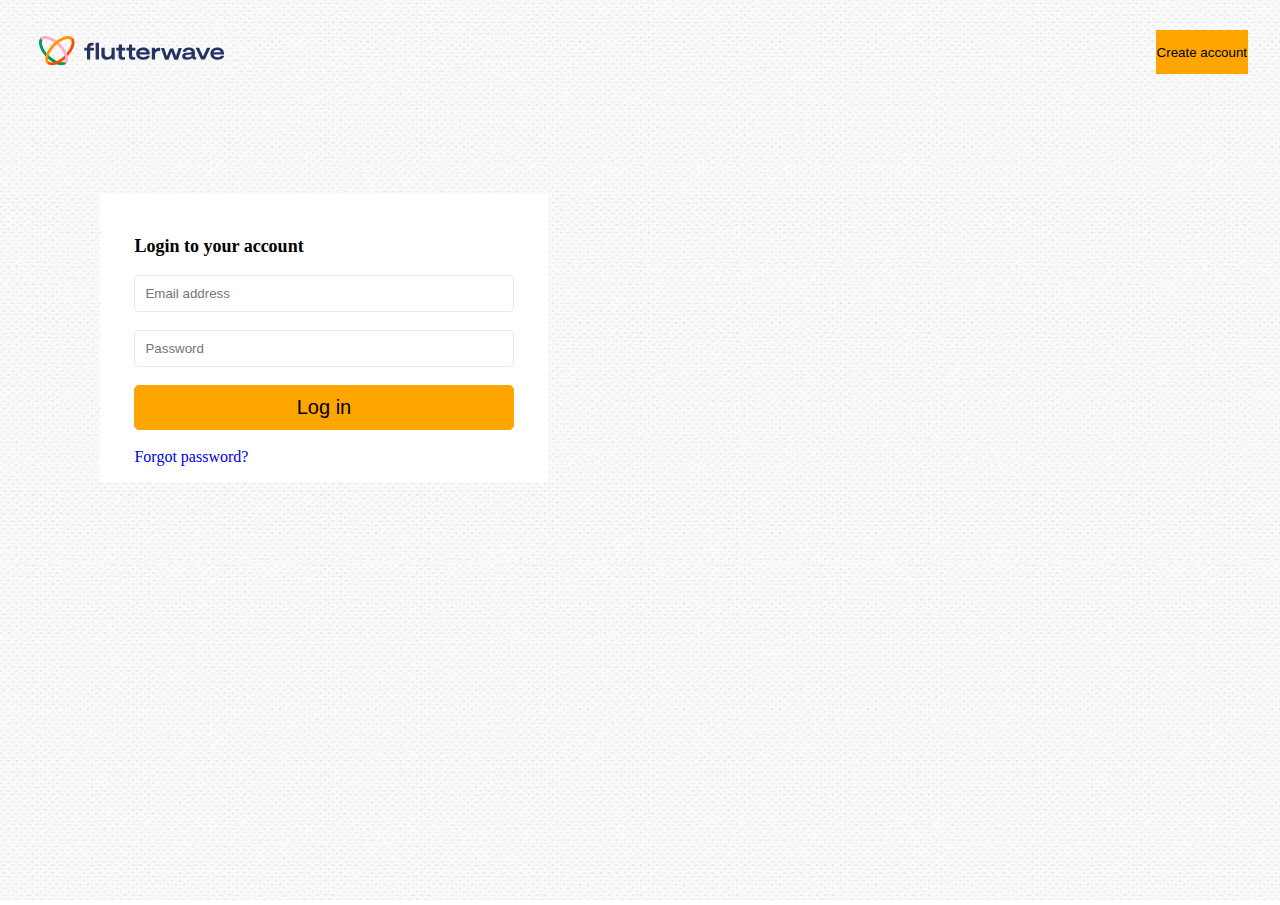
<file: html/Sign In.html>
<!DOCTYPE html>
<html lang="en">
<head>
    <meta charset="UTF-8">
    <meta name="viewport" content="width=device-width, initial-scale=1.0">
    <title>Login - Flutterwave For Business</title>
    <link rel="stylesheet" href="../css/Sign in.css">
    <link rel="shortcut icon" href="../images/FLUTTER.PNG" type="image/x-icon">
    <link href="https://cdn.jsdelivr.net/npm/bootstrap@5.3.2/dist/css/bootstrap.min.css" rel="stylesheet" integrity="sha384-T3c6CoIi6uLrA9TneNEoa7RxnatzjcDSCmG1MXxSR1GAsXEV/Dwwykc2MPK8M2HN" crossorigin="anonymous">
</head>
<body>
    <div class="starting">
    <header>
        <nav>
            <img src="../images/Hello.PNG" alt="">
         <button type="button" class="btn btn-success" id="BT">Create account</button>
        </nav>
    </header>
    <div class="box">
       <div class="box1">
        <h5>Login to your account</h5> <br>
        <form action="">
            <input type="email" value="" placeholder="Email address"> <br> <br>
            <input type="password" value="" placeholder="Password"> <br> <br>
            <button>Log in</button> <br> <br>
            <a href="#">Forgot password?</a>
        </form>
       </div>
    </div>
</div>

</body>
<script src="https://cdn.jsdelivr.net/npm/bootstrap@5.3.2/dist/js/bootstrap.bundle.min.js" integrity="sha384-C6RzsynM9kWDrMNeT87bh95OGNyZPhcTNXj1NW7RuBCsyN/o0jlpcV8Qyq46cDfL" crossorigin="anonymous"></script>
</html>
</file>
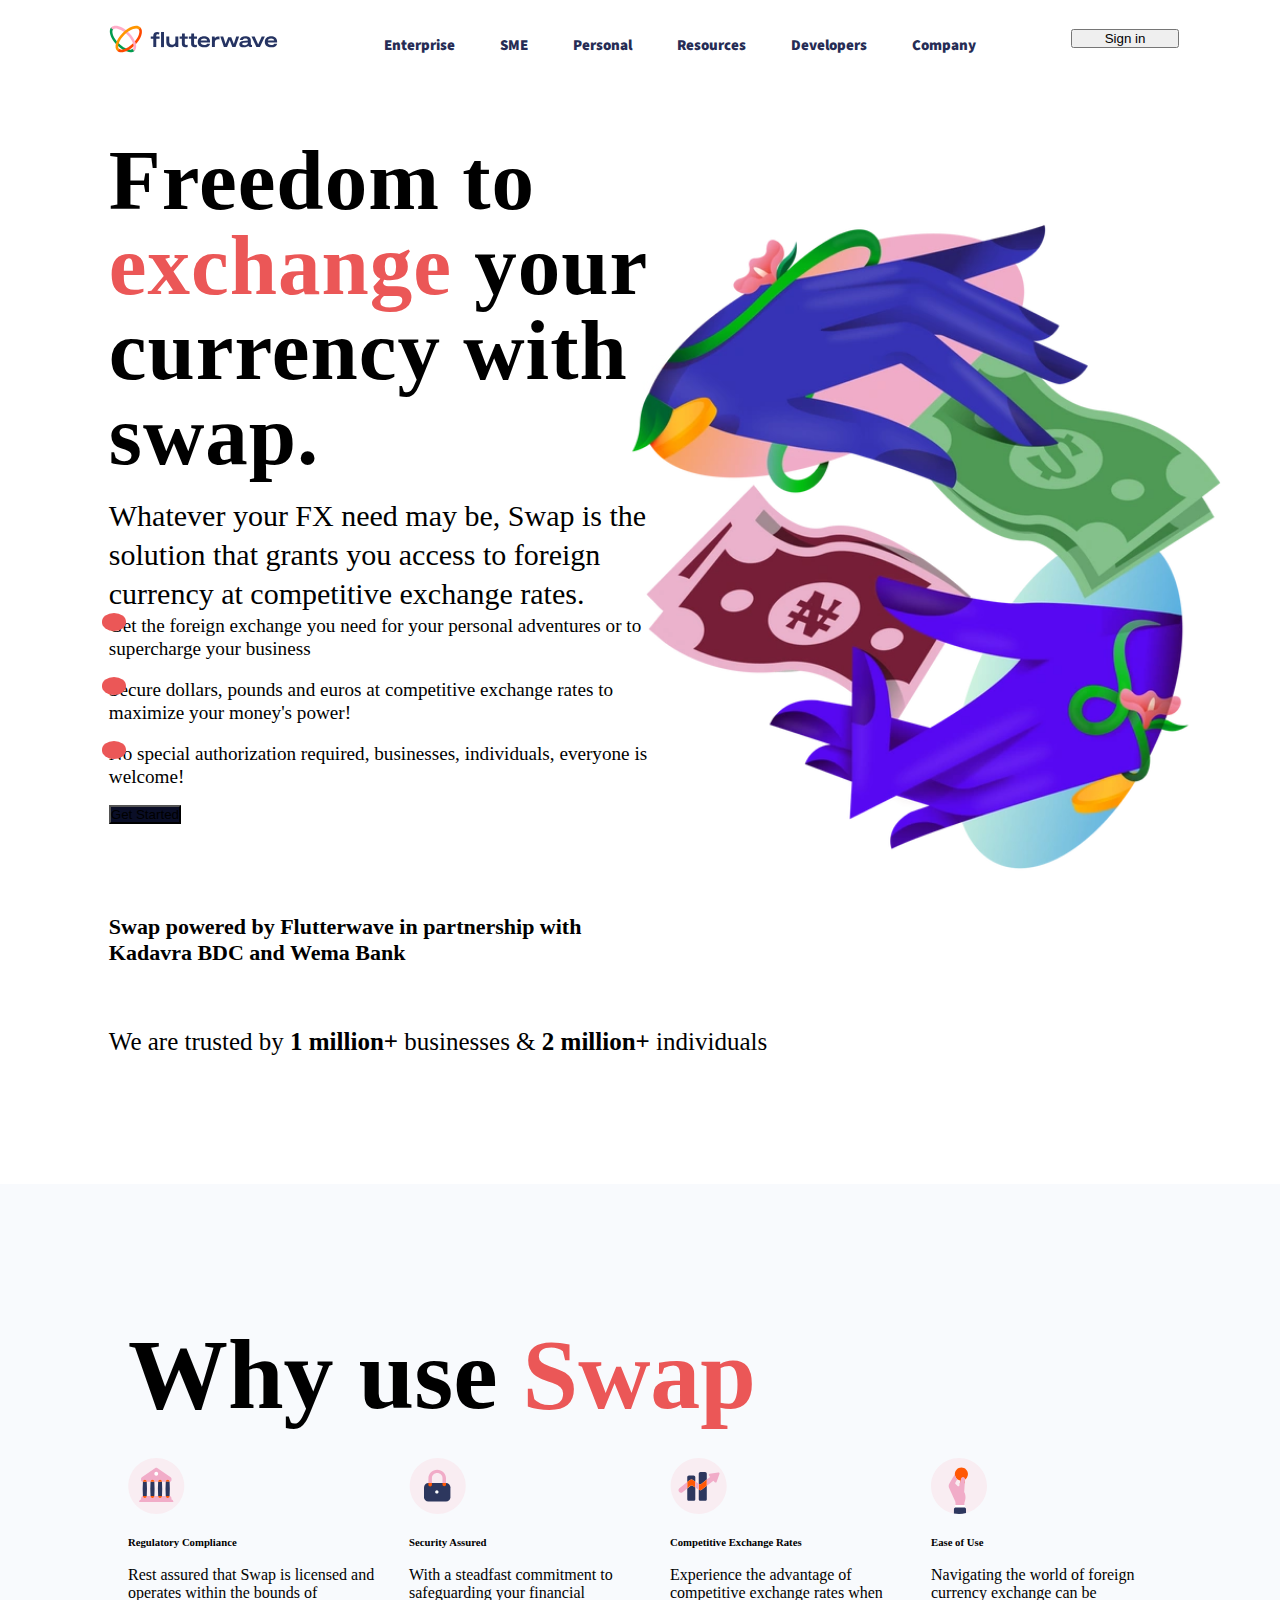
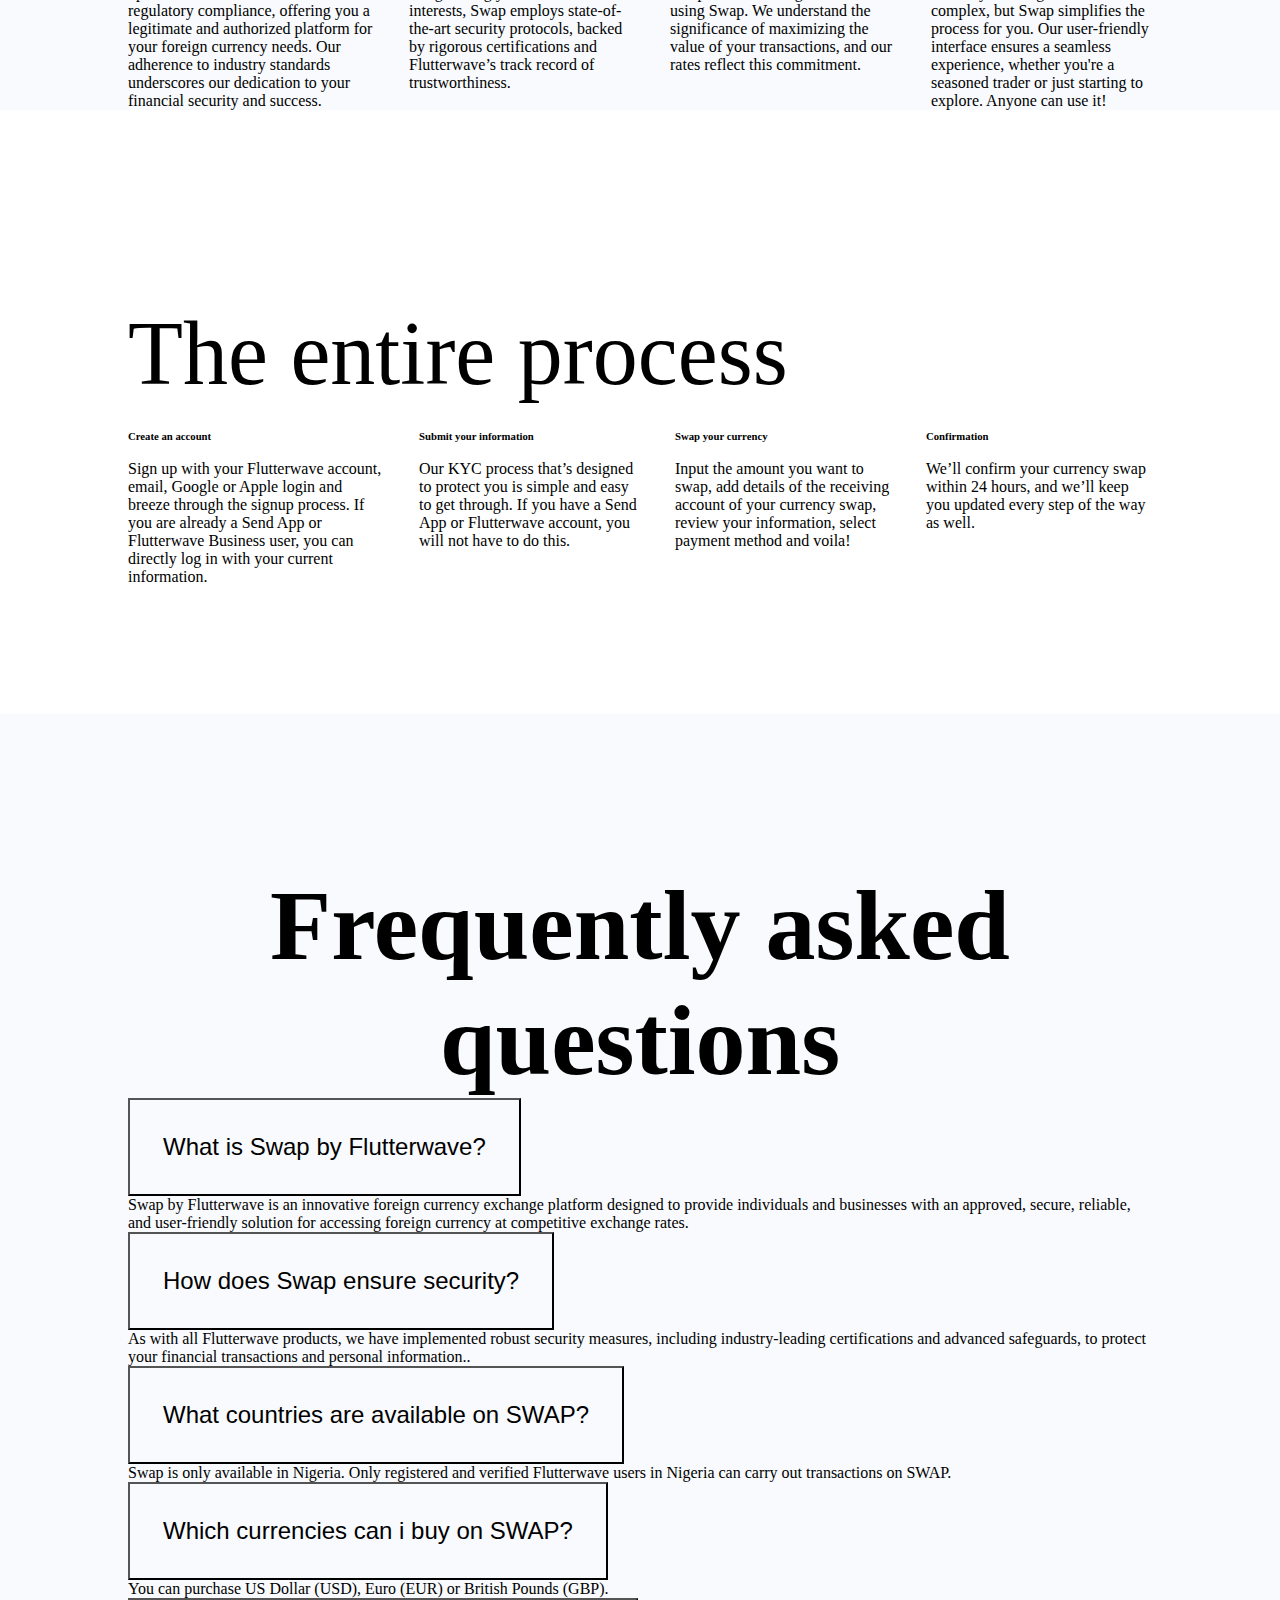
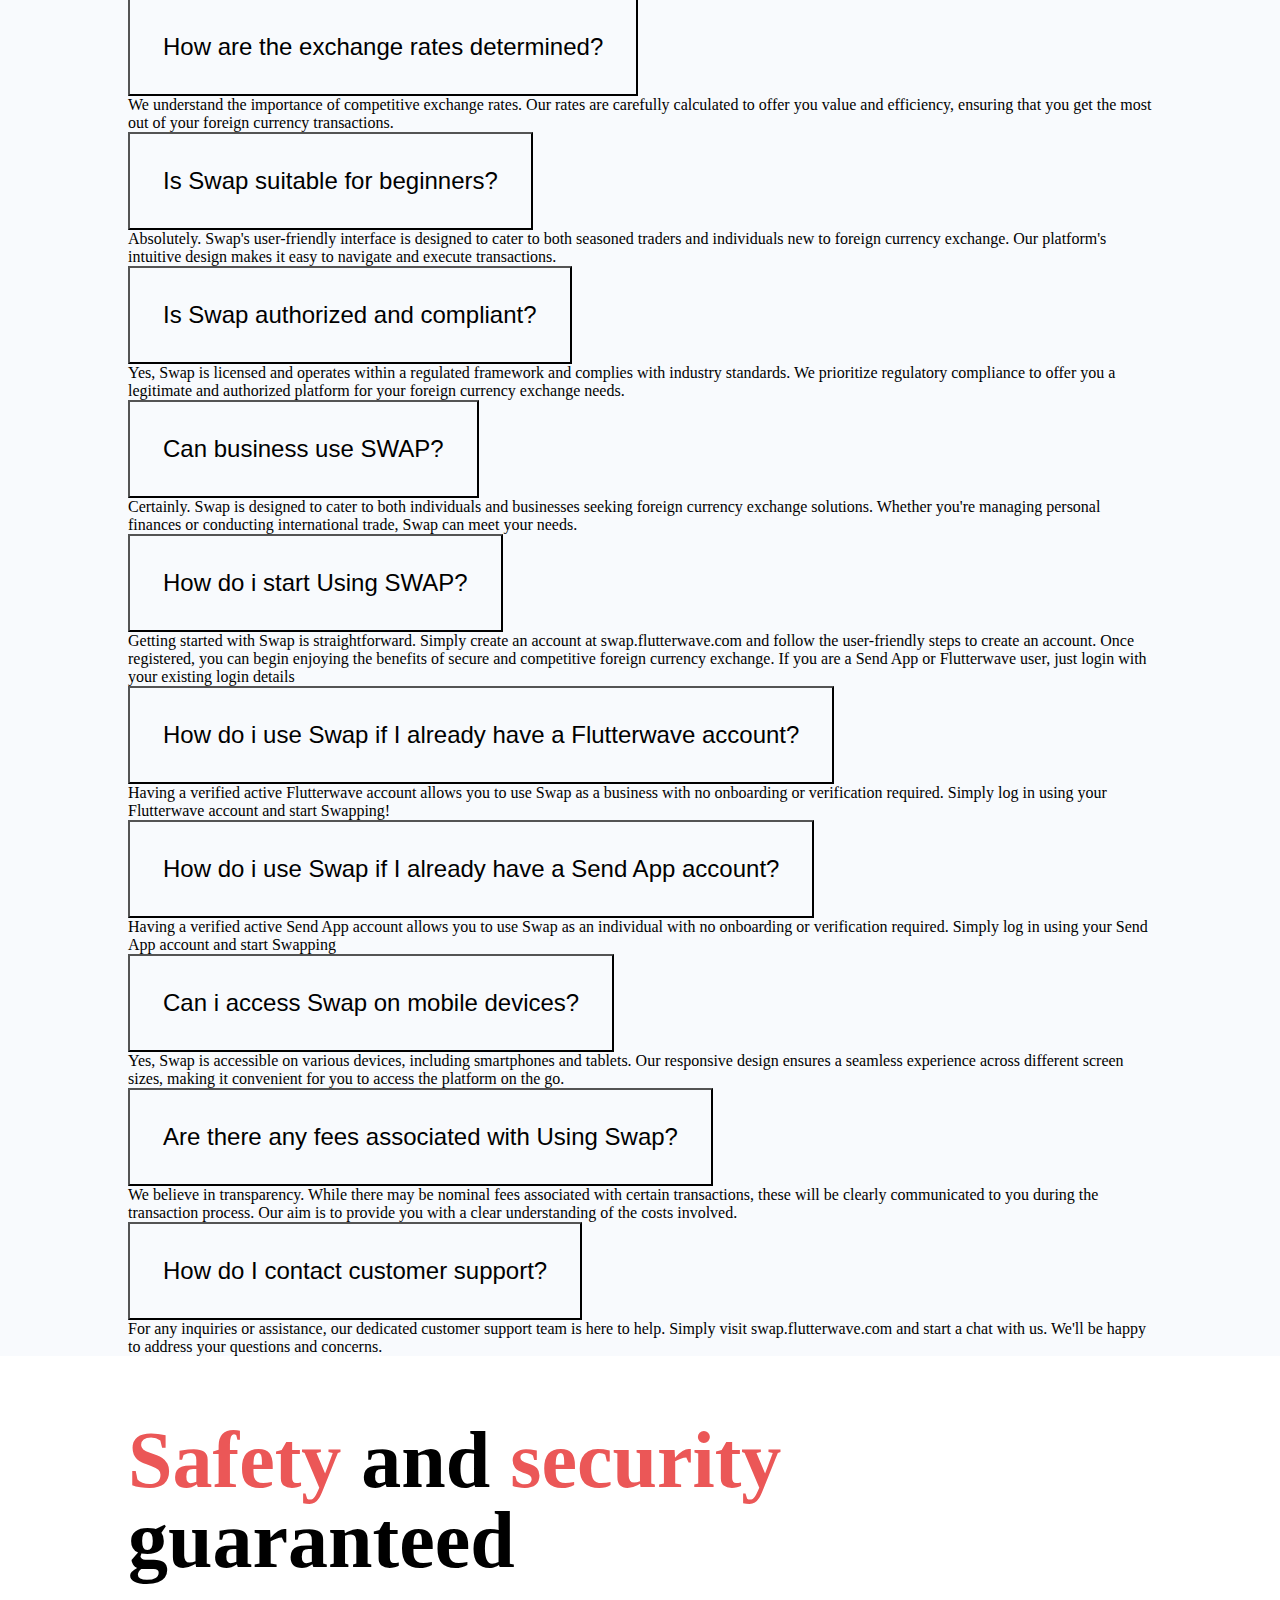
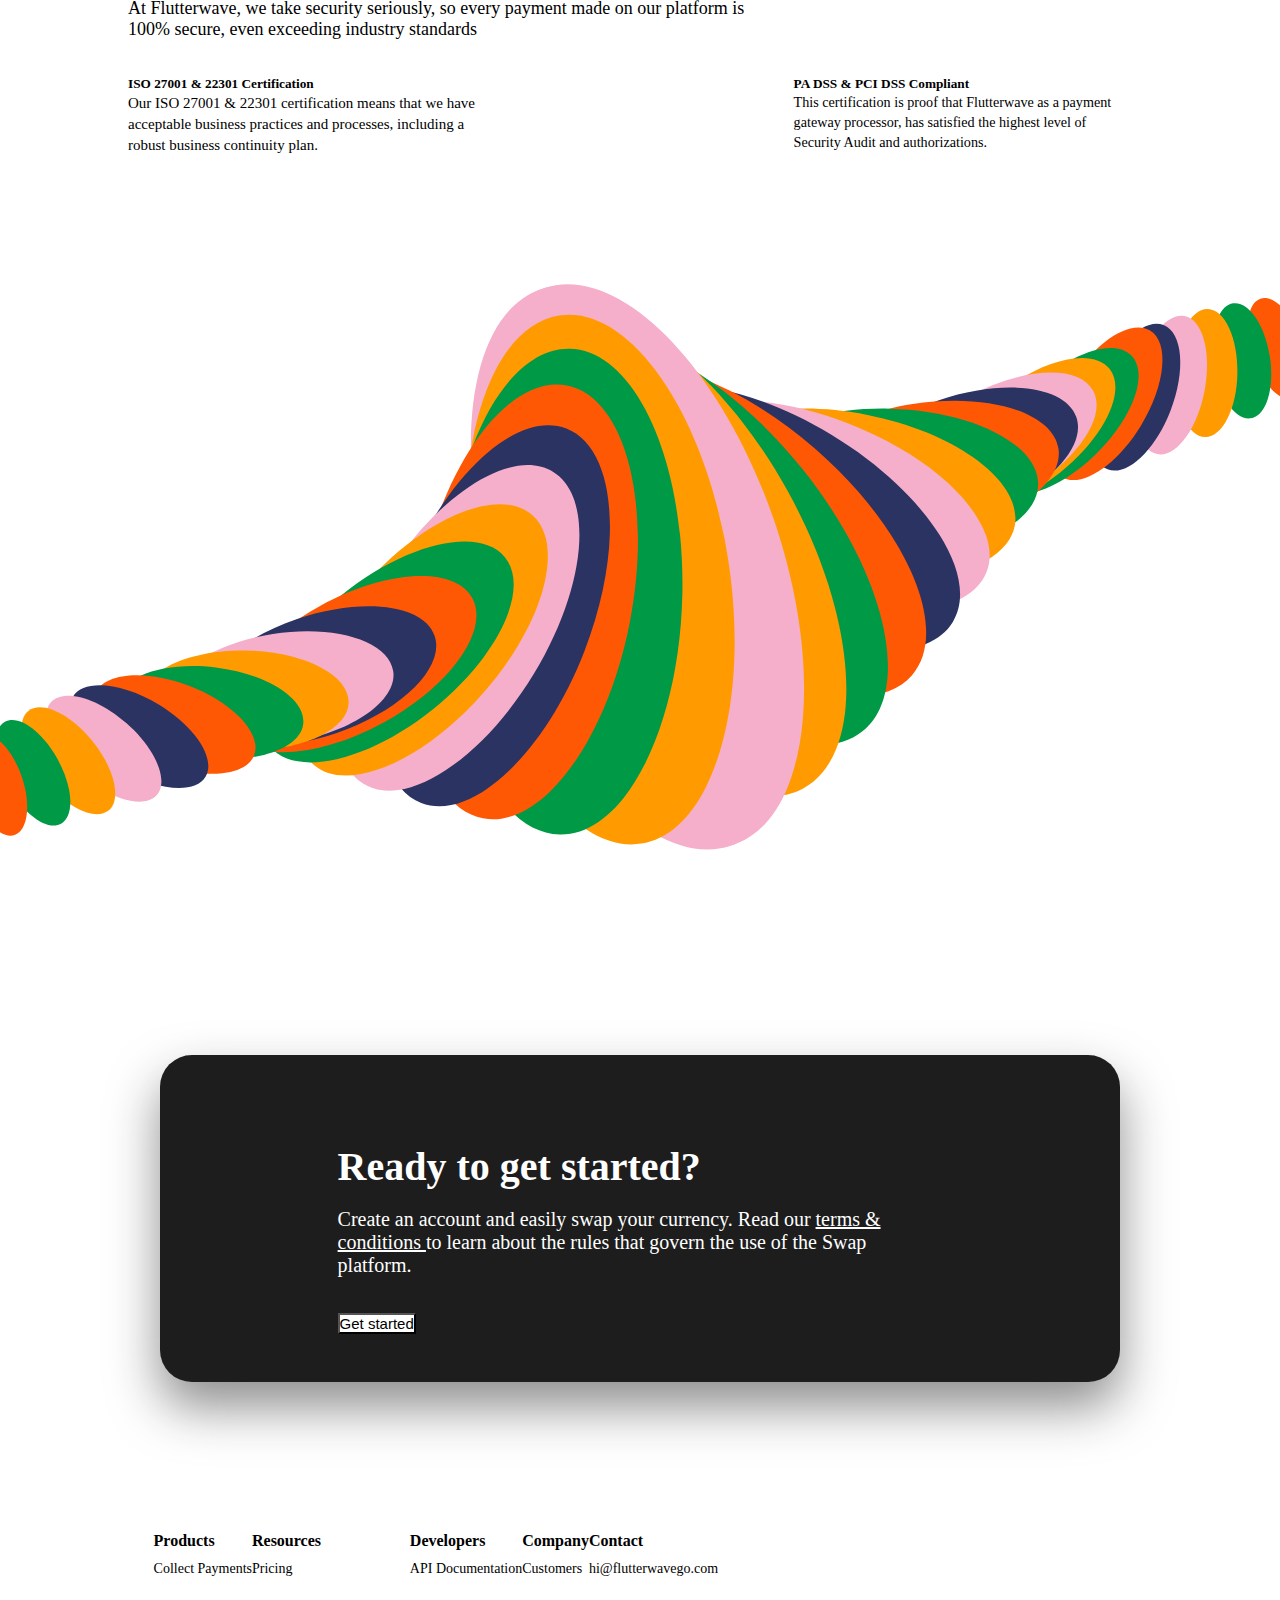
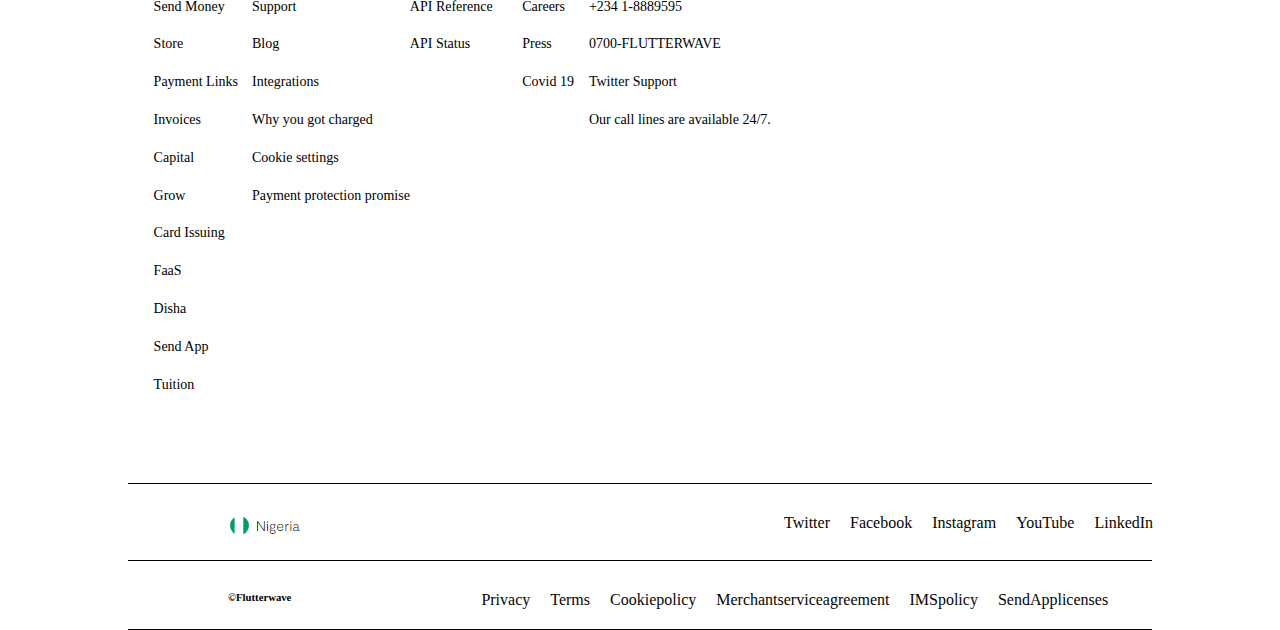
<file: html/Swap.html>
<!DOCTYPE html>
<html lang="en">
<head>
    <meta charset="UTF-8">
    <meta name="viewport" content="width=device-width, initial-scale=1.0">
    <title>Swap - Flutterwave</title>
    <link rel="shortcut icon" href="../images/FLUTTER.PNG" type="image/x-icon">
    <link rel="stylesheet" href="../css/Swap.css">
    <link href="https://cdn.jsdelivr.net/npm/bootstrap@5.3.2/dist/css/bootstrap.min.css" rel="stylesheet" integrity="sha384-T3c6CoIi6uLrA9TneNEoa7RxnatzjcDSCmG1MXxSR1GAsXEV/Dwwykc2MPK8M2HN" crossorigin="anonymous">
    <link rel="preconnect" href="https://fonts.googleapis.com">
    <link rel="stylesheet" href="https://cdnjs.cloudflare.com/ajax/libs/font-awesome/6.4.2/css/all.min.css" />
    <link rel="preconnect" href="https://fonts.gstatic.com" crossorigin>
    <link href="https://fonts.googleapis.com/css2?family=Nanum+Myeongjo:wght@700&display=swap" rel="stylesheet">
    <link rel="preconnect" href="https://fonts.googleapis.com">
    <link rel="preconnect" href="https://fonts.gstatic.com" crossorigin>
    <link href="https://fonts.googleapis.com/css2?family=Source+Sans+3:wght@300&display=swap" rel="stylesheet">
    <link rel="stylesheet" href="https://fonts.googleapis.com/css2?family=Material+Symbols+Outlined:opsz,wght,FILL,GRAD@24,400,0,0" />
</head>
<body>
     <!-- BEGINING OF THE HEADER  -->
     <header>
        <nav>
          <img src="../images/Second.PNG" alt="Flutterwavelogo">
            <ul>
                <li>Enterprise
                    <div class="container" id="cont">
                        <div class="row" id="row">
                            <div class="col col-4" id="col">
                               <a href="#">Payment solutions</a> <br> <br>
                               <a href="#">Glow your business</a>
                            </div>
                            <div class="col col-7" id="col1">
                                <a href="#">
                                    <svg width="42" height="42" viewBox="0 0 42 42" fill="none" xmlns="http://www.w3.org/2000/svg" class="hd__nav__link__icon"><g clip-path="url(#clip0_4995_8735)"><path d="M28.3557 -0.0314941H13.6446C6.10028 -0.0314941 -0.015625 6.08441 -0.015625 13.6288V28.3398C-0.015625 35.8841 6.10028 42 13.6446 42H28.3557C35.9 42 42.0159 35.8841 42.0159 28.3398V13.6288C42.0159 6.08441 35.9 -0.0314941 28.3557 -0.0314941Z" fill="#FDF6E6"></path> <path d="M16.8813 33.4992L16.6869 33.5412C16.4247 33.5943 16.1546 33.5944 15.8924 33.5413C15.6302 33.4883 15.3814 33.3832 15.1605 33.2324C14.9396 33.0815 14.7512 32.8879 14.6064 32.663C14.4616 32.4381 14.3633 32.1865 14.3174 31.923L10.3822 12.3573C10.266 11.8243 10.3617 11.267 10.649 10.8033C10.9363 10.3395 11.3926 10.0056 11.9216 9.8722L12.116 9.82492C12.3781 9.77254 12.648 9.77305 12.9099 9.82641C13.1718 9.87976 13.4204 9.98489 13.6411 10.1356C13.8618 10.2864 14.0502 10.4797 14.1952 10.7042C14.3402 10.9287 14.4389 11.1799 14.4855 11.4431L18.4207 30.9983C18.5414 31.5336 18.4479 32.0949 18.1603 32.5622C17.8726 33.0296 17.4136 33.3658 16.8813 33.4992Z" fill="#2A3761"></path> <path d="M30.2623 21.3993L30.0049 21.4571L19.8385 23.7111C19.6502 23.7498 19.4561 23.7503 19.2676 23.7125C19.0792 23.6747 18.9002 23.5994 18.7414 23.4911C18.5826 23.3828 18.4472 23.2436 18.3433 23.082C18.2393 22.9203 18.1689 22.7394 18.1362 22.55L18.0942 22.3503C18.0665 22.1927 18.0076 22.0422 17.9208 21.9078C17.834 21.7734 17.7212 21.6577 17.5889 21.5676C17.4567 21.4775 17.3078 21.4148 17.1509 21.3832C16.994 21.3516 16.8324 21.3517 16.6756 21.3836L15.7036 21.5937C15.4611 21.6438 15.2109 21.6445 14.9681 21.5958C14.7253 21.5471 14.4948 21.4499 14.2903 21.3102C14.0858 21.1705 13.9116 20.991 13.778 20.7824C13.6444 20.5739 13.5542 20.3405 13.5128 20.0964L12.3674 14.4011L12.0837 13.1349C11.9995 12.748 12.0692 12.3435 12.2781 12.0071C12.487 11.6707 12.8186 11.4289 13.2028 11.3328L14.0592 11.1384L21.1677 9.56222C21.3404 9.52483 21.5189 9.52251 21.6925 9.55543C21.8661 9.58834 22.0313 9.65581 22.1784 9.75383C22.3254 9.85185 22.4512 9.97841 22.5484 10.126C22.6455 10.2736 22.712 10.4392 22.7439 10.613L22.8017 10.8967C22.8294 11.0602 22.8897 11.2164 22.979 11.3561C23.0683 11.4957 23.1848 11.616 23.3216 11.7096C23.4584 11.8033 23.6127 11.8684 23.7752 11.9012C23.9377 11.9339 24.1052 11.9336 24.2676 11.9002L28.0767 11.0333C28.3043 10.9878 28.5387 10.9884 28.7661 11.0349C28.9935 11.0814 29.2093 11.173 29.4007 11.3042C29.5922 11.4354 29.7554 11.6037 29.8808 11.799C30.0062 11.9943 30.0913 12.2127 30.131 12.4414L31.3236 18.3888L31.5233 19.3871C31.6125 19.8203 31.5313 20.2713 31.2964 20.6461C31.0615 21.021 30.6911 21.2908 30.2623 21.3993V21.3993Z" fill="#FF9F00"></path> <path d="M13.2252 11.3118C12.8327 11.4031 12.4924 11.6462 12.2787 11.9879C12.065 12.3296 11.9954 12.742 12.0851 13.1349L12.3478 14.4221L13.4932 20.1174C13.5346 20.3615 13.6248 20.5948 13.7584 20.8034C13.892 21.0119 14.0662 21.1914 14.2707 21.3312C14.4752 21.4709 14.7057 21.5681 14.9485 21.6168C15.1913 21.6655 15.4415 21.6648 15.684 21.6147L16.4721 21.4413L14.5072 11.5587C14.4704 11.3905 14.4158 11.2267 14.3443 11.0701L14.0816 11.1279L13.2252 11.3118Z" fill="#FF5804"></path></g> <defs><clipPath id="clip0_4995_8735"><rect width="42" height="42" fill="white"></rect></clipPath></defs></svg>
                                <p> <span>Accept Online payment</span><br>Easily receive online payments from <br> around the world in different currencies.</p>
                                </a>
                                <a href="#"><svg width="42" height="42" viewBox="0 0 42 42" fill="none" xmlns="http://www.w3.org/2000/svg" class="hd__nav__link__icon"><g clip-path="url(#clip0_5031_21902)"><path d="M28.3656 0.0157471H13.6656C6.12694 0.0157471 0.015625 6.12706 0.015625 13.6657V28.3657C0.015625 35.9044 6.12694 42.0157 13.6656 42.0157H28.3656C35.9043 42.0157 42.0156 35.9044 42.0156 28.3657V13.6657C42.0156 6.12706 35.9043 0.0157471 28.3656 0.0157471Z" fill="#E9EAF3"></path> <path d="M21.0159 28.4183C26.5162 28.4183 30.9751 23.9593 30.9751 18.459C30.9751 12.9587 26.5162 8.49976 21.0159 8.49976C15.5155 8.49976 11.0566 12.9587 11.0566 18.459C11.0566 23.9593 15.5155 28.4183 21.0159 28.4183Z" fill="#2A3761"></path> <path d="M22.6006 19.509L27.9871 31.059C28.1289 31.3683 28.1773 31.7123 28.1265 32.0487C28.0756 32.3851 27.9277 32.6994 27.7009 32.953C27.474 33.2066 27.1781 33.3885 26.8494 33.4764C26.5207 33.5642 26.1735 33.5543 25.8504 33.4477L21.5716 32.025C21.2158 31.9042 20.8301 31.9042 20.4744 32.025L16.1904 33.453C15.8783 33.5569 15.5433 33.5705 15.2239 33.4921C14.9045 33.4136 14.6138 33.2465 14.3854 33.0098C14.157 32.7732 14.0002 32.4767 13.9331 32.1548C13.866 31.8328 13.8914 31.4984 14.0064 31.1902C14.0184 31.1445 14.036 31.1004 14.0589 31.059L19.4244 19.5037C19.5516 19.2209 19.7539 18.9783 20.0094 18.8024C20.2649 18.6265 20.5637 18.5241 20.8734 18.5062H20.9994C21.3354 18.4971 21.6666 18.5874 21.9515 18.7658C22.2363 18.9442 22.4622 19.2027 22.6006 19.509V19.509Z" fill="#F2AEC9"></path> <path d="M21.0007 28.4183C22.7916 28.4216 24.5498 27.939 26.088 27.0218L22.602 19.509C22.4635 19.2027 22.2377 18.9442 21.9528 18.7658C21.6679 18.5874 21.3367 18.4971 21.0007 18.5062H20.8957C20.5824 18.5203 20.2791 18.621 20.0196 18.7971C19.7601 18.9732 19.5545 19.2178 19.4257 19.5038L15.9082 27.0218C17.4482 27.9392 19.2082 28.4218 21.0007 28.4183V28.4183Z" fill="#FF5804"></path></g> <defs><clipPath id="clip0_5031_21902"><rect width="42" height="42" fill="white"></rect></clipPath></defs></svg>
                            
                                    <p> <span>Payout & Transfer</span> <br> Experience effortless cross-border <br> payouts and transfer in various <br> currencies.</p></a>
                                    <a href="#">
                                        <svg width="50" height="40" viewBox="0 0 50 50" fill="none" xmlns="http://www.w3.org/2000/svg" class="hd__nav__link__icon"><path d="M33.7499 0H16.25C7.27537 0 0 7.27537 0 16.25V33.75C0 42.7246 7.27537 49.9999 16.25 49.9999H33.7499C42.7246 49.9999 50 42.7246 50 33.75V16.25C50 7.27537 42.7246 0 33.7499 0Z" fill="#F9EDF2"></path> <path d="M25.363 16.9678C31.6336 15.797 36.3194 12.7175 35.829 10.0879C35.3385 7.45838 29.858 6.27588 23.5874 7.44667C17.3168 8.61746 12.631 11.697 13.1214 14.3265C13.6119 16.9561 19.0924 18.1386 25.363 16.9678Z" fill="#FF5805"></path> <path d="M28.2436 39.5088C37.6684 35.1164 43.6214 27.9314 41.5399 23.4616C39.4584 18.9917 30.1308 18.9296 20.706 23.3221C11.2811 27.7146 5.3282 34.8995 7.4097 39.3694C9.49121 43.8392 18.8188 43.9013 28.2436 39.5088Z" fill="#2A3362"></path> <path d="M41.7702 26.1082C43.0814 23.2429 37.7494 17.9909 29.8608 14.3769C21.9721 10.7628 14.5145 10.1563 13.2033 13.0216C11.8922 15.8869 17.2242 21.1388 25.1128 24.7529C33.0015 28.367 40.4591 28.9735 41.7702 26.1082Z" fill="#FF9B00"></path> <path d="M28.2436 39.5088C37.6684 35.1164 43.6214 27.9314 41.5399 23.4616C39.4584 18.9917 30.1308 18.9296 20.706 23.3221C11.2811 27.7146 5.3282 34.8995 7.4097 39.3694C9.49121 43.8392 18.8188 43.9013 28.2436 39.5088Z" fill="#F4AFCB"></path> <path d="M41.7702 26.1082C43.0814 23.2429 37.7494 17.9909 29.8608 14.3769C21.9721 10.7628 14.5145 10.1563 13.2033 13.0216C11.8922 15.8869 17.2242 21.1388 25.1128 24.7529C33.0015 28.367 40.4591 28.9735 41.7702 26.1082Z" fill="#009A46"></path></svg>
                            
                                        <p> <span>Swap</span> <br> Swap your Naria for Dollrs,Euros and <br> pound.</p>
                                    </a>
                                    <a href="#">
                                        <a href="/ng/collect-payments#section-pos" class="hd__nav__link"><svg width="42" height="42" viewBox="0 0 42 42" fill="none" xmlns="http://www.w3.org/2000/svg" class="hd__nav__link__icon"><path d="M27.0217 0H14.9782C6.70599 0 0 6.70599 0 14.9782V27.0217C0 35.294 6.70599 42 14.9782 42H27.0217C35.294 42 42 35.294 42 27.0217V14.9782C42 6.70599 35.294 0 27.0217 0Z" fill="#FFE9D6"></path> <path d="M30.9567 11H10.7364C9.22511 11 8 12.2232 8 13.7322C8 15.2411 9.22511 16.4643 10.7364 16.4643H30.9567C32.468 16.4643 33.6931 15.2411 33.6931 13.7322C33.6931 12.2232 32.468 11 30.9567 11Z" fill="#2D375E"></path> <path d="M26.3986 13.1824H15.2938C13.6806 13.1824 12.3728 14.4901 12.3728 16.1034V28.845C12.3728 30.4583 13.6806 31.766 15.2938 31.766H26.3986C28.0119 31.766 29.3196 30.4583 29.3196 28.845V16.1034C29.3196 14.4901 28.0119 13.1824 26.3986 13.1824Z" fill="#FF9800"></path> <path d="M20.8503 25.7561H19.331C18.7015 25.7561 18.3574 26.4864 18.7603 26.9648L20.2795 28.8198C20.5733 29.1807 21.1273 29.1807 21.4295 28.8198L22.9488 26.9648C23.3433 26.478 22.9991 25.7561 22.3779 25.7561H20.8587H20.8503Z" fill="#FF5805"></path></svg> <span class="hd__nav__link__info"><span class="hd__nav__link__title">
                            
                                        <p> <span>POS systems</span> <br> point of sale devices with multiple <br> payment method to grow your physical <br> business.</p>
                                    </a>
                                    <a href="#">
                                        <svg width="43" height="43" viewBox="0 0 43 43" fill="none" xmlns="http://www.w3.org/2000/svg" class="hd__nav__link__icon"><path d="M21.4099 42.3099C33.0079 42.3099 42.4099 32.9079 42.4099 21.3099C42.4099 9.71196 33.0079 0.309937 21.4099 0.309937C9.81193 0.309937 0.409912 9.71196 0.409912 21.3099C0.409912 32.9079 9.81193 42.3099 21.4099 42.3099Z" fill="#FFF3E6"></path> <path d="M22.3339 10.6251H15.7398C13.063 10.6251 10.8931 12.7951 10.8931 15.4719V24.5691C10.8931 27.2459 13.063 29.4159 15.7398 29.4159H22.3339C25.0107 29.4159 27.1807 27.2459 27.1807 24.5691V15.4719C27.1807 12.7951 25.0107 10.6251 22.3339 10.6251Z" fill="#2A3362"></path> <path d="M26.6431 14.3296H19.3267C16.8262 14.3296 14.7991 16.3567 14.7991 18.8572V28.6936C14.7991 31.1941 16.8262 33.2212 19.3267 33.2212H26.6431C29.1436 33.2212 31.1707 31.1941 31.1707 28.6936V18.8572C31.1707 16.3567 29.1436 14.3296 26.6431 14.3296Z" fill="#FF9800"></path> <path d="M27.4159 25.6948H18.3102C17.8092 25.6948 17.4031 26.101 17.4031 26.602V26.6104C17.4031 27.1115 17.8092 27.5176 18.3102 27.5176H27.4159C27.9169 27.5176 28.3231 27.1115 28.3231 26.6104V26.602C28.3231 26.101 27.9169 25.6948 27.4159 25.6948Z" fill="#FF5805"></path> <path d="M27.4159 22.0575H18.3102C17.8092 22.0575 17.4031 22.4637 17.4031 22.9647V22.9731C17.4031 23.4741 17.8092 23.8803 18.3102 23.8803H27.4159C27.9169 23.8803 28.3231 23.4741 28.3231 22.9731V22.9647C28.3231 22.4637 27.9169 22.0575 27.4159 22.0575Z" fill="#FF5805"></path> <path d="M19.9147 18.4204H18.3102C17.8092 18.4204 17.4031 18.8266 17.4031 19.3276V19.336C17.4031 19.837 17.8092 20.2432 18.3102 20.2432H19.9147C20.4157 20.2432 20.8219 19.837 20.8219 19.336V19.3276C20.8219 18.8266 20.4157 18.4204 19.9147 18.4204Z" fill="white"></path></svg>
                                        <p><span>Checkout demo</span> <br>Experience checkout yourself</p></a>
                             </div>
                        </div>
                    </div>
                </li>
                <li>SME
                    <div class="container" id="cont">
                        <div class="row" id="row">
                            <div class="col col-3" id="col">
                               <a href="#">Sell to anyone anywhere</a> <br> <br>
                               <a href="#">Grow your business</a>
                               <a href="#"><p>
                                <img src="/images/send-app-staging.jpg" alt="Send app QR code">
                               <span> Scan to download Send mobile app.</span></p>
                        </a>
                            </div>
                            <div class="col col-4" id="col1">
                                <a href="#">
                                    <svg width="43" height="43" viewBox="0 0 43 43" fill="none" xmlns="http://www.w3.org/2000/svg" class="hd__nav__link__icon"><path d="M21.4099 42.3099C33.0079 42.3099 42.4099 32.9079 42.4099 21.3099C42.4099 9.71196 33.0079 0.309937 21.4099 0.309937C9.81193 0.309937 0.409912 9.71196 0.409912 21.3099C0.409912 32.9079 9.81193 42.3099 21.4099 42.3099Z" fill="#FFF3E6"></path> <path d="M22.3339 10.6251H15.7398C13.063 10.6251 10.8931 12.7951 10.8931 15.4719V24.5691C10.8931 27.2459 13.063 29.4159 15.7398 29.4159H22.3339C25.0107 29.4159 27.1807 27.2459 27.1807 24.5691V15.4719C27.1807 12.7951 25.0107 10.6251 22.3339 10.6251Z" fill="#2A3362"></path> <path d="M26.6431 14.3296H19.3267C16.8262 14.3296 14.7991 16.3567 14.7991 18.8572V28.6936C14.7991 31.1941 16.8262 33.2212 19.3267 33.2212H26.6431C29.1436 33.2212 31.1707 31.1941 31.1707 28.6936V18.8572C31.1707 16.3567 29.1436 14.3296 26.6431 14.3296Z" fill="#FF9800"></path> <path d="M27.4159 25.6948H18.3102C17.8092 25.6948 17.4031 26.101 17.4031 26.602V26.6104C17.4031 27.1115 17.8092 27.5176 18.3102 27.5176H27.4159C27.9169 27.5176 28.3231 27.1115 28.3231 26.6104V26.602C28.3231 26.101 27.9169 25.6948 27.4159 25.6948Z" fill="#FF5805"></path> <path d="M27.4159 22.0575H18.3102C17.8092 22.0575 17.4031 22.4637 17.4031 22.9647V22.9731C17.4031 23.4741 17.8092 23.8803 18.3102 23.8803H27.4159C27.9169 23.8803 28.3231 23.4741 28.3231 22.9731V22.9647C28.3231 22.4637 27.9169 22.0575 27.4159 22.0575Z" fill="#FF5805"></path> <path d="M19.9147 18.4204H18.3102C17.8092 18.4204 17.4031 18.8266 17.4031 19.3276V19.336C17.4031 19.837 17.8092 20.2432 18.3102 20.2432H19.9147C20.4157 20.2432 20.8219 19.837 20.8219 19.336V19.3276C20.8219 18.8266 20.4157 18.4204 19.9147 18.4204Z" fill="white"></path></svg>
                            
                                <p> <span>Online checkout</span><br>Add our checkout to your shopify, <br> Wordpress, WobCommerce, joomia <br> and PrestaShop stores.</p>
                                </a>
                                <a href="#"><svg width="42" height="42" viewBox="0 0 42 42" fill="none" xmlns="http://www.w3.org/2000/svg" class="hd__nav__link__icon"><g clip-path="url(#clip0_5031_21959)"><path d="M28.3557 -0.0157471H13.6446C6.10028 -0.0157471 -0.015625 6.10015 -0.015625 13.6445V28.3555C-0.015625 35.8999 6.10028 42.0158 13.6446 42.0158H28.3557C35.9 42.0158 42.0159 35.8999 42.0159 28.3555V13.6445C42.0159 6.10015 35.9 -0.0157471 28.3557 -0.0157471Z" fill="#F9EEF3"></path> <path d="M21.2162 19.4028C24.3268 19.4028 26.8484 16.7541 26.8484 13.4869C26.8484 10.2196 24.3268 7.57092 21.2162 7.57092C18.1056 7.57092 15.584 10.2196 15.584 13.4869C15.584 16.7541 18.1056 19.4028 21.2162 19.4028Z" fill="#F2AEC9"></path> <path d="M26.9958 14.1699H15.001C12.4505 14.1699 10.3828 16.2376 10.3828 18.7881V25.9387C10.3828 28.4893 12.4505 30.557 15.001 30.557H26.9958C29.5463 30.557 31.614 28.4893 31.614 25.9387V18.7881C31.614 16.2376 29.5463 14.1699 26.9958 14.1699Z" fill="#2A3761"></path> <path d="M15.625 14.1857C15.744 15.597 16.3808 16.9144 17.4128 17.8844C18.4449 18.8544 19.7992 19.4083 21.2152 19.4396C22.6293 19.4057 23.9811 18.8507 25.011 17.8809C26.0408 16.9112 26.6761 15.5952 26.7949 14.1857H15.625Z" fill="#FF5804"></path> <path d="M27.7137 23.732C28.4305 23.732 29.0115 23.1205 29.0115 22.366C29.0115 21.6116 28.4305 21 27.7137 21C26.997 21 26.416 21.6116 26.416 22.366C26.416 23.1205 26.997 23.732 27.7137 23.732Z" fill="white"></path></g> <defs><clipPath id="clip0_5031_21959"><rect width="42" height="42" fill="white"></rect></clipPath></defs></svg>
                            
                                    <p> <span>Payment Links</span> <br> Accept payment without writing <br> code.</p></a>
                                    <a href="#">
                                        <a href="/ng/collect-payments#section-pos" class="hd__nav__link"><svg width="42" height="42" viewBox="0 0 42 42" fill="none" xmlns="http://www.w3.org/2000/svg" class="hd__nav__link__icon"><path d="M27.0217 0H14.9782C6.70599 0 0 6.70599 0 14.9782V27.0217C0 35.294 6.70599 42 14.9782 42H27.0217C35.294 42 42 35.294 42 27.0217V14.9782C42 6.70599 35.294 0 27.0217 0Z" fill="#FFE9D6"></path> <path d="M30.9567 11H10.7364C9.22511 11 8 12.2232 8 13.7322C8 15.2411 9.22511 16.4643 10.7364 16.4643H30.9567C32.468 16.4643 33.6931 15.2411 33.6931 13.7322C33.6931 12.2232 32.468 11 30.9567 11Z" fill="#2D375E"></path> <path d="M26.3986 13.1824H15.2938C13.6806 13.1824 12.3728 14.4901 12.3728 16.1034V28.845C12.3728 30.4583 13.6806 31.766 15.2938 31.766H26.3986C28.0119 31.766 29.3196 30.4583 29.3196 28.845V16.1034C29.3196 14.4901 28.0119 13.1824 26.3986 13.1824Z" fill="#FF9800"></path> <path d="M20.8503 25.7561H19.331C18.7015 25.7561 18.3574 26.4864 18.7603 26.9648L20.2795 28.8198C20.5733 29.1807 21.1273 29.1807 21.4295 28.8198L22.9488 26.9648C23.3433 26.478 22.9991 25.7561 22.3779 25.7561H20.8587H20.8503Z" fill="#FF5805"></path></svg> <span class="hd__nav__link__info"><span class="hd__nav__link__title">
                                        <p> <span>POS systems</span> <br> Point of sale devices with multiple <br> payment method to grow your physical <br> business.</p>
                                    </a>
                                    <a href="#">
                                        <svg width="42" height="42" viewBox="0 0 42 42" fill="none" xmlns="http://www.w3.org/2000/svg" class="hd__nav__link__icon"><path d="M28.35 0H13.65C6.11131 0 0 6.11131 0 13.65V28.35C0 35.8887 6.11131 42 13.65 42H28.35C35.8887 42 42 35.8887 42 28.35V13.65C42 6.11131 35.8887 0 28.35 0Z" fill="#D9F4E4"></path> <path d="M25.3945 15.771H16.606C13.7181 15.771 11.377 18.1121 11.377 21V27.9457C11.377 30.8336 13.7181 33.1747 16.606 33.1747H25.3945C28.2823 33.1747 30.6235 30.8336 30.6235 27.9457V21C30.6235 18.1121 28.2823 15.771 25.3945 15.771Z" fill="#2A3761"></path> <path d="M31.7094 19.3883C24.6883 21.231 17.3105 21.231 10.2894 19.3883C8.61461 18.9578 8.00036 17.2883 9.11336 16.1595L13.1244 10.9095C13.6369 10.4241 14.319 10.1584 15.0249 10.1693H27.3834C28.0889 10.1601 28.7704 10.4256 29.2839 10.9095L32.8854 16.1595L32.9326 16.2068L33.0166 16.296C33.9459 17.409 33.3159 18.9735 31.7094 19.3883Z" fill="#35A162"></path> <path d="M11.4238 19.6665C17.7232 21.1366 24.2765 21.1366 30.5758 19.6665C30.4613 18.6067 29.965 17.6248 29.1796 16.9041C28.3942 16.1834 27.3733 15.7732 26.3076 15.75H15.6921C14.6264 15.7732 13.6055 16.1834 12.8201 16.9041C12.0346 17.6248 11.5383 18.6067 11.4238 19.6665V19.6665Z" fill="#FF9F00"></path> <path d="M24.6325 24.1395H17.3717C16.5106 24.1395 15.8125 24.8376 15.8125 25.6988C15.8125 26.5599 16.5106 27.258 17.3717 27.258H24.6325C25.4936 27.258 26.1917 26.5599 26.1917 25.6988C26.1917 24.8376 25.4936 24.1395 24.6325 24.1395Z" fill="white"></path></svg>
                            
                                        <p> <span>Build your online store </span> <br> Create a free online store that helps <br> you find customers, and accept <br> payments globally.</p>
                                    </a>
                                    </div>
                             <div class="col col-4" id="col3">
                                <a href="#">
                                    <svg width="50" height="40" viewBox="0 0 50 50" fill="none" xmlns="http://www.w3.org/2000/svg" class="hd__nav__link__icon"><path d="M33.7499 0H16.25C7.27537 0 0 7.27537 0 16.25V33.75C0 42.7246 7.27537 49.9999 16.25 49.9999H33.7499C42.7246 49.9999 50 42.7246 50 33.75V16.25C50 7.27537 42.7246 0 33.7499 0Z" fill="#F9EDF2"></path> <path d="M25.363 16.9678C31.6336 15.797 36.3194 12.7175 35.829 10.0879C35.3385 7.45838 29.858 6.27588 23.5874 7.44667C17.3168 8.61746 12.631 11.697 13.1214 14.3265C13.6119 16.9561 19.0924 18.1386 25.363 16.9678Z" fill="#FF5805"></path> <path d="M28.2436 39.5088C37.6684 35.1164 43.6214 27.9314 41.5399 23.4616C39.4584 18.9917 30.1308 18.9296 20.706 23.3221C11.2811 27.7146 5.3282 34.8995 7.4097 39.3694C9.49121 43.8392 18.8188 43.9013 28.2436 39.5088Z" fill="#2A3362"></path> <path d="M41.7702 26.1082C43.0814 23.2429 37.7494 17.9909 29.8608 14.3769C21.9721 10.7628 14.5145 10.1563 13.2033 13.0216C11.8922 15.8869 17.2242 21.1388 25.1128 24.7529C33.0015 28.367 40.4591 28.9735 41.7702 26.1082Z" fill="#FF9B00"></path> <path d="M28.2436 39.5088C37.6684 35.1164 43.6214 27.9314 41.5399 23.4616C39.4584 18.9917 30.1308 18.9296 20.706 23.3221C11.2811 27.7146 5.3282 34.8995 7.4097 39.3694C9.49121 43.8392 18.8188 43.9013 28.2436 39.5088Z" fill="#F4AFCB"></path> <path d="M41.7702 26.1082C43.0814 23.2429 37.7494 17.9909 29.8608 14.3769C21.9721 10.7628 14.5145 10.1563 13.2033 13.0216C11.8922 15.8869 17.2242 21.1388 25.1128 24.7529C33.0015 28.367 40.4591 28.9735 41.7702 26.1082Z" fill="#009A46"></path></svg>
                                    <p> <span>Swap</span> <br> Swap your Naria for Dollrs,Euros and <br> pound.</p>
                                    </a>
                                <a href="#">
                                    <svg width="42" height="42" viewBox="0 0 42 42" fill="none" xmlns="http://www.w3.org/2000/svg" class="hd__nav__link__icon"><g clip-path="url(#clip0_5031_21974)"><path d="M28.3557 -0.0157471H13.6446C6.10028 -0.0157471 -0.015625 6.10015 -0.015625 13.6445V28.3555C-0.015625 35.8999 6.10028 42.0158 13.6446 42.0158H28.3557C35.9 42.0158 42.0159 35.8999 42.0159 28.3555V13.6445C42.0159 6.10015 35.9 -0.0157471 28.3557 -0.0157471Z" fill="#F9EEF3"></path> <path d="M26.3803 11.9633H15.9092C13.733 11.9633 11.9688 13.7275 11.9688 15.9037V29.5745C11.9688 31.7507 13.733 33.5149 15.9092 33.5149H26.3803C28.5566 33.5149 30.3208 31.7507 30.3208 29.5745V15.9037C30.3208 13.7275 28.5566 11.9633 26.3803 11.9633Z" fill="#2A3761"></path> <path d="M28.3454 8.47986H13.9444C12.0583 8.47986 10.5293 10.0077 10.5293 11.8923C10.5293 13.7769 12.0583 15.3047 13.9444 15.3047H28.3454C30.2315 15.3047 31.7605 13.7769 31.7605 11.8923C31.7605 10.0077 30.2315 8.47986 28.3454 8.47986Z" fill="#F2AEC9"></path> <path d="M12.0273 14.7636C12.5437 15.1123 13.1539 15.2956 13.7769 15.289H28.5142C29.1387 15.2946 29.7504 15.1115 30.269 14.7636C30.1526 13.9949 29.7681 13.2922 29.1835 12.7797C28.5989 12.2673 27.8519 11.9781 27.0746 11.9633H15.2375C14.4575 11.9744 13.7067 12.2619 13.1189 12.7747C12.531 13.2875 12.1442 13.9923 12.0273 14.7636V14.7636Z" fill="#FF5804"></path> <path d="M25.129 20.7688H16.6018C16.0041 20.7688 15.5195 21.2534 15.5195 21.8511C15.5195 22.4489 16.0041 22.9334 16.6018 22.9334H25.129C25.7267 22.9334 26.2113 22.4489 26.2113 21.8511C26.2113 21.2534 25.7267 20.7688 25.129 20.7688Z" fill="white"></path> <path d="M20.9994 25.324H16.6018C16.0041 25.324 15.5195 25.8085 15.5195 26.4063C15.5195 27.004 16.0041 27.4886 16.6018 27.4886H20.9994C21.5971 27.4886 22.0817 27.004 22.0817 26.4063C22.0817 25.8085 21.5971 25.324 20.9994 25.324Z" fill="white"></path></g> <defs><clipPath id="clip0_5031_21974"><rect width="42" height="42" fill="white"></rect></clipPath></defs></svg>

                                    <p> <span>Invoices</span><br>Create  and issue professional invoices for global payments.</p>
                                </a>
                                <a href="#">
                                    <svg width="43" height="43" viewBox="0 0 43 43" fill="none" xmlns="http://www.w3.org/2000/svg" class="hd__nav__link__icon"><path d="M42.4447 21.0032C42.4447 22.9604 42.1844 24.8588 41.6804 26.648C41.6216 26.8664 41.5544 27.0764 41.4956 27.2864C41.4368 27.488 41.3695 27.6896 41.2939 27.8912C41.2771 27.95 41.252 28.0172 41.2352 28.0676C41.1932 28.1936 41.1512 28.3112 41.1008 28.4288C41.0168 28.6472 40.9328 28.874 40.8404 29.0924C40.664 29.5124 40.4792 29.924 40.2776 30.3356C40.2188 30.4616 40.1516 30.596 40.076 30.7136C40.0172 30.8396 39.95 30.9656 39.8828 31.0916C39.7652 31.31 39.6476 31.5116 39.5216 31.7216C39.4964 31.772 39.4628 31.8224 39.4292 31.8728C39.2444 32.1836 39.0428 32.4944 38.8328 32.7968C38.7236 32.9732 38.5976 33.1412 38.48 33.3092C38.3708 33.4604 38.2616 33.6116 38.1524 33.7544C38.0432 33.8972 37.934 34.04 37.8164 34.1912C37.808 34.1996 37.7996 34.2164 37.7828 34.2248C37.43 34.67 37.0604 35.0984 36.6572 35.51C36.59 35.5772 36.5228 35.6528 36.4472 35.72C36.4388 35.7368 36.422 35.7536 36.4052 35.7704C36.2456 35.93 36.0776 36.0896 35.918 36.2408C35.8004 36.3584 35.6828 36.4676 35.5568 36.5768C35.1116 36.98 34.658 37.3664 34.1792 37.7276C34.1204 37.778 34.0616 37.8284 34.0028 37.8704H33.9944C33.9272 37.9208 33.86 37.9712 33.7928 38.0132C33.692 38.0888 33.5996 38.156 33.4904 38.2316C30.08 40.6256 25.9388 42.02 21.4616 42.02C16.7072 42.02 12.3224 40.4408 8.80281 37.7696C8.72721 37.7192 8.66 37.6604 8.5844 37.61C8.576 37.6016 8.56757 37.5932 8.55077 37.5848C8.54237 37.5764 8.53395 37.568 8.53395 37.568C8.08875 37.2152 7.6436 36.8456 7.2236 36.4592C7.0304 36.2828 6.85397 36.1064 6.66917 35.93C6.13157 35.3924 5.61082 34.8296 5.14042 34.2332C4.89682 33.9308 4.66995 33.6284 4.44315 33.3176C4.30035 33.1412 4.17438 32.948 4.04838 32.7632C3.93918 32.612 3.83839 32.4524 3.74599 32.2928C3.30079 31.5956 2.89764 30.8732 2.53644 30.134C2.50284 30.0752 2.47756 30.0164 2.45236 29.9576C2.30116 29.63 2.15835 29.3024 2.02395 28.9748C1.95675 28.7984 1.88116 28.622 1.82236 28.4456C1.51156 27.6224 1.24282 26.774 1.04122 25.892C0.663216 24.3296 0.469971 22.7 0.469971 21.02C0.469971 18.8528 0.797567 16.7528 1.41077 14.7872C3.35957 8.52082 8.15603 3.50602 14.288 1.28002C15.1196 0.97762 15.968 0.72562 16.8416 0.53242C18.3284 0.19642 19.8824 0.0200195 21.47 0.0200195C23.9984 0.0200195 26.4176 0.465215 28.6604 1.28841C29.5172 1.59921 30.3404 1.96042 31.1384 2.37202C36.6236 5.21962 40.6892 10.4108 42.008 16.6268C42.3188 18.0464 42.47 19.508 42.47 21.02L42.4447 21.0032Z" fill="#FFF3E6"></path> <path d="M36.9093 33.6621C36.9093 33.6621 36.9008 33.6789 36.8924 33.6873C36.2288 35.0145 35.3805 36.2493 34.3893 37.3581C34.0281 37.7613 33.6417 38.1561 33.2385 38.5341H33.2301C33.0705 38.6433 32.9193 38.7525 32.7513 38.8701C29.5425 41.0877 25.6449 42.3897 21.4365 42.3897C16.8585 42.3897 12.6417 40.8525 9.28165 38.2737C9.28165 38.2737 9.27323 38.2653 9.26483 38.2653C8.92883 37.9377 8.60972 37.6017 8.29892 37.2489C8.21492 37.1565 8.13928 37.0557 8.05528 36.9633C6.96328 35.6613 6.06445 34.1997 5.40085 32.6121C5.38405 32.5953 5.38413 32.5785 5.37573 32.5533L6.03085 31.8561L6.05608 31.8225C6.15688 31.7217 6.24926 31.6293 6.35006 31.5369C6.45086 31.4361 6.54325 31.3437 6.65245 31.2597C6.75325 31.1757 6.86244 31.0833 6.96324 30.9993C7.07244 30.9153 7.18165 30.8313 7.29085 30.7473C7.74445 30.4281 8.22333 30.1593 8.73573 29.9493L11.3901 28.8069L11.4405 28.7817L14.7753 27.3453L14.8173 27.3201C15.5817 26.9925 16.136 26.3709 16.4048 25.6233C16.5056 25.3293 16.5561 25.0101 16.5561 24.6909V19.9197C16.5561 19.0377 16.3125 18.1641 15.8337 17.4165C14.9349 16.0137 14.4896 14.3001 14.7248 12.4605C14.834 11.6037 15.0945 10.7889 15.4809 10.0497C16.6149 7.86567 18.8157 6.29487 21.3693 6.01767C25.0317 5.62287 28.2321 7.79847 29.3577 10.9401C29.6433 11.7213 29.7945 12.5613 29.7945 13.4349C29.7945 13.6197 29.7861 13.8129 29.7693 13.9977L31.5837 16.3245C32.0121 16.8705 31.6173 17.6769 30.9117 17.6769H30.1893C30.1473 17.6769 30.0968 17.6769 30.0632 17.6853C29.7356 17.7441 29.4837 18.0297 29.4837 18.3741V20.3901C29.4753 22.0449 28.1145 23.3805 26.4261 23.3805H25.7205C25.1913 23.3805 24.7545 23.8089 24.7545 24.3381V25.0521C24.7545 25.1109 24.7545 25.1697 24.7545 25.2201C24.7545 25.2789 24.7713 25.3377 24.7797 25.3881C24.7965 25.4973 24.8133 25.5981 24.8469 25.7073C24.8637 25.7493 24.8721 25.7829 24.8889 25.8249C24.9057 25.8669 24.9141 25.9089 24.9393 25.9509C24.9561 25.9845 24.9729 26.0265 24.9897 26.0685C25.0317 26.1441 25.0736 26.2281 25.124 26.2953C25.1744 26.3709 25.2165 26.4465 25.2669 26.5053C25.3257 26.5725 25.3844 26.6397 25.4432 26.6985C25.4936 26.7489 25.5357 26.7993 25.5945 26.8413C25.6113 26.8581 25.628 26.8665 25.6448 26.8749C25.6784 26.9001 25.7037 26.9253 25.7373 26.9421C25.7709 26.9673 25.8129 26.9925 25.8465 27.0177C25.9557 27.0933 26.0649 27.1437 26.1909 27.2025L26.9301 27.5217L28.0053 27.9837L30.4413 29.0421L30.5001 29.0673L30.9621 29.2689L30.9957 29.2857L32.4824 29.9241C32.9948 30.1509 33.4821 30.4197 33.9357 30.7389C34.0449 30.8229 34.1625 30.8985 34.2717 30.9909C34.3809 31.0749 34.4901 31.1673 34.5993 31.2513C34.7085 31.3437 34.8093 31.4361 34.9101 31.5369C35.0109 31.6377 35.1032 31.7301 35.204 31.8309L36.8924 33.6537L36.9093 33.6621Z" fill="#FF9800"></path> <path d="M14.2882 35.3756C12.7678 36.686 10.7937 37.5008 8.6349 37.5932C8.6181 37.5932 8.58453 37.5932 8.56773 37.5932H8.55933C8.47533 37.5932 8.3998 37.5932 8.3158 37.5932C7.9378 37.2656 7.55974 36.938 7.20694 36.5852C7.01374 36.392 6.83731 36.2072 6.65251 36.0224C6.11491 35.4512 5.59416 34.8464 5.12375 34.208C4.88015 33.9056 4.65339 33.6032 4.42659 33.2924C4.28379 33.116 4.15771 32.9228 4.03171 32.738C3.92251 32.5868 3.82173 32.4272 3.72933 32.2676C3.28413 31.5704 2.88098 30.848 2.51978 30.1088L4.69535 29.1764H4.71216C5.26656 28.9832 5.63614 28.4792 5.63614 27.8996V25.22C5.63614 24.7496 5.51018 24.2876 5.25818 23.8844C4.77098 23.1452 4.54412 22.2212 4.67012 21.2468C4.70372 21.0116 4.75417 20.7764 4.82137 20.558C4.88857 20.348 4.97251 20.1548 5.07331 19.9616C5.35891 19.3988 5.78738 18.92 6.29978 18.5504C6.84578 18.1556 7.50099 17.8952 8.20659 17.8112C10.1554 17.6012 11.8606 18.7604 12.4738 20.432C12.625 20.8436 12.7006 21.2972 12.7006 21.7592C12.7006 21.86 12.7006 21.9608 12.6922 22.0616L13.6666 23.3048C13.8598 23.5652 13.717 23.9264 13.423 24.002C13.3894 24.0188 13.3473 24.0188 13.2969 24.0188H12.9106C12.9106 24.0188 12.8601 24.0188 12.8433 24.0272C12.6669 24.0524 12.5325 24.2036 12.5325 24.3884V25.4636C12.5325 25.7492 12.4569 26.018 12.3225 26.2448C12.0369 26.732 11.5162 27.0596 10.903 27.0596H10.5333C10.2477 27.0596 10.0125 27.2948 10.0125 27.572V27.95C10.0125 28.328 10.1805 28.6724 10.4577 28.9076C10.4997 28.9412 10.5418 28.9748 10.5922 29.0084C10.6258 29.0252 10.6678 29.0504 10.7014 29.0672C10.7182 29.084 10.7517 29.0924 10.7769 29.1008L10.8693 29.1428L11.1717 29.2688L13.3474 30.2096L14.1201 30.7724C15.6405 31.898 15.7162 34.1156 14.2882 35.3504V35.3756Z" fill="#FF5805"></path> <path d="M40.0676 30.7136C40.0088 30.8396 39.9416 30.9656 39.8744 31.0916C39.7568 31.31 39.6391 31.5116 39.5131 31.7216C39.4879 31.772 39.4543 31.8224 39.4207 31.8728C39.2359 32.1836 39.0344 32.4944 38.8244 32.7968C38.7152 32.9732 38.5891 33.1412 38.4715 33.3092C38.3623 33.4604 38.2531 33.6116 38.1439 33.7544C38.0347 33.8972 37.9256 34.04 37.808 34.1912C37.7996 34.1996 37.7912 34.2164 37.7744 34.2248C37.4216 34.6952 37.052 35.1488 36.6488 35.594C36.5816 35.6612 36.5144 35.7368 36.4388 35.8124C36.4304 35.8292 36.4136 35.846 36.3968 35.8712C36.2372 36.0392 36.0692 36.2072 35.9096 36.3752C35.792 36.5012 35.6744 36.6188 35.5484 36.728C35.1956 37.0724 34.826 37.4084 34.448 37.736C34.3556 37.736 34.2631 37.736 34.1707 37.7276C34.1287 37.7276 34.0951 37.7276 34.0615 37.7276C31.2475 37.6016 28.7612 36.2072 27.1904 34.1156C26.9132 33.746 26.7536 33.326 26.7284 32.8976C26.6696 32.108 27.0307 31.31 27.7699 30.8732C27.8035 30.8564 27.8288 30.8396 27.8456 30.8396L30.5084 29.6888L31.0123 29.4704H31.0292V29.462C31.0796 29.4452 31.13 29.4116 31.1804 29.3864C31.214 29.3696 31.2392 29.3528 31.2728 29.3276C31.3232 29.3024 31.3568 29.2688 31.3988 29.2352C31.7348 28.9496 31.9364 28.5296 31.9364 28.0844V25.5896C31.9364 25.3628 31.9027 25.1444 31.8439 24.926C31.7851 24.7076 31.6928 24.4808 31.5584 24.2792C31.0796 23.5484 30.8528 22.6496 30.9788 21.692C31.0376 21.2468 31.172 20.8184 31.3736 20.432C31.97 19.2812 33.1207 18.4664 34.4647 18.3236C36.0271 18.1556 37.4384 18.8864 38.2196 20.0624C38.396 20.3228 38.5388 20.6 38.648 20.9024C38.7992 21.3056 38.8747 21.7508 38.8747 22.2044C38.8747 22.2884 38.8747 22.3724 38.8747 22.4396C38.8747 22.4564 38.8747 22.4732 38.8747 22.4984L39.8239 23.7164C40.0423 24.002 39.8408 24.4136 39.4712 24.4136H39.0931C39.0931 24.4136 39.0428 24.4136 39.0344 24.422C38.858 24.4556 38.732 24.5984 38.732 24.7748V25.8332C38.732 26.7068 38.0096 27.3956 37.1276 27.3956H36.7664C36.4808 27.3956 36.2539 27.6224 36.2539 27.8912V28.2692C36.2539 28.7648 36.5479 29.2016 37.0099 29.3948L37.388 29.5628L39.5215 30.4868L40.0844 30.7304L40.0676 30.7136Z" fill="#FF5805"></path> <path d="M37.7659 34.2164C37.4131 34.6868 37.0436 35.1404 36.6404 35.5856C36.5732 35.6528 36.506 35.7284 36.4304 35.804C36.422 35.8208 36.4051 35.8376 36.3883 35.8628C36.2287 36.0308 36.0608 36.1988 35.9012 36.3668C35.7836 36.4928 35.6659 36.6104 35.5399 36.7196C35.1871 37.064 34.8176 37.4 34.4396 37.7276C34.2884 37.8536 34.1371 37.9796 33.9775 38.1056H33.9691C33.8011 38.2316 33.6331 38.366 33.4651 38.4836C30.0547 41.0372 25.9136 42.524 21.4364 42.524C16.5728 42.524 12.0872 40.76 8.52558 37.7948C8.51718 37.7864 8.50876 37.778 8.50876 37.778C8.44156 37.7192 8.37437 37.6688 8.30717 37.6016C7.92917 37.274 7.55112 36.9464 7.19832 36.5936C7.00512 36.4004 6.82869 36.2156 6.64389 36.0308C6.10629 35.4596 5.58553 34.8548 5.11513 34.2164C4.87153 33.8972 4.64477 33.5696 4.41797 33.242L4.80434 32.7884L5.45115 32.0156L5.47638 31.9736C5.57718 31.8728 5.67796 31.772 5.77876 31.6796C5.87956 31.5788 5.98877 31.478 6.09797 31.3856C6.19877 31.3016 6.30798 31.2092 6.42558 31.1168C6.53478 31.0328 6.6523 30.9488 6.7615 30.8648C7.2319 30.5372 7.72752 30.2516 8.25672 30.0332L10.6004 29.0252L11.0204 28.8488L11.0791 28.8236L14.5315 27.3368C14.5315 27.3368 14.5904 27.3872 14.6156 27.404C15.1532 27.8492 15.8336 28.3448 16.6064 28.7984C16.9928 29.0168 17.3959 29.2184 17.8243 29.3948C18.8239 29.8232 19.9495 30.1256 21.1423 30.1424C21.2431 30.1424 21.3356 30.1424 21.4364 30.1424C22.3352 30.1256 23.2675 29.9492 24.2083 29.5376C25.1575 29.1344 26.1151 28.5128 27.0727 27.6056C27.0895 27.5888 27.1231 27.5636 27.1399 27.5468L28.2488 28.034L30.7856 29.126L30.8443 29.1512L31.2475 29.3192L31.3651 29.3696L32.9023 30.0416C33.4399 30.2684 33.9439 30.5456 34.4143 30.8816C34.5319 30.9656 34.6496 31.0496 34.7672 31.142C34.8848 31.226 34.9939 31.3184 35.1031 31.4108C35.2123 31.4948 35.3131 31.604 35.4223 31.7048C35.5231 31.8056 35.6323 31.9064 35.7247 32.0072L37.4719 33.9224L37.7491 34.2248L37.7659 34.2164Z" fill="#2D375E"></path></svg>
                                    <p> <span>Disha for creators</span> <br> Effortlessly create a free single-page <br>website, sell products globally, no <br> coding required.</p></a>
                                <a href="#">
                                    <svg width="43" height="43" viewBox="0 0 43 43" fill="none" xmlns="http://www.w3.org/2000/svg" class="hd__nav__link__icon"><path d="M27.7202 0.698486L15.6767 0.698486C7.40448 0.698486 0.698486 7.40448 0.698486 15.6767L0.698486 27.7202C0.698486 35.9925 7.40448 42.6985 15.6767 42.6985H27.7202C35.9925 42.6985 42.6985 35.9925 42.6985 27.7202V15.6767C42.6985 7.40448 35.9925 0.698486 27.7202 0.698486Z" fill="#FFE9D6"></path> <path d="M36.9292 19.5838L30.6259 25.887C29.9717 26.5413 28.9079 26.5356 28.2594 25.8871L27.1102 24.7379L27.7019 24.1463C28.3561 23.492 28.3504 22.4282 27.7019 21.7797C27.0534 21.1312 25.9838 21.1311 25.3353 21.7797L24.7437 22.3713L22.3714 19.9991L22.9631 19.4075C23.6173 18.7532 23.6116 17.6894 22.963 17.0408C22.3145 16.3923 21.245 16.3923 20.5965 17.0409L20.0049 17.6325L18.8557 16.4833C18.2015 15.8291 18.2072 14.7653 18.8557 14.1168L25.159 7.81355C25.597 7.3755 26.3593 7.39822 26.8428 7.88177L28.1456 9.18455C28.5495 9.58846 28.6292 10.1915 28.3732 10.6409C27.4857 12.1427 27.7531 14.2192 29.1412 15.6073C30.5293 16.9954 32.6 17.2684 34.1076 16.3753C34.557 16.1193 35.16 16.1989 35.5753 16.6142L36.8666 17.9055C37.3502 18.3891 37.3729 19.1514 36.9349 19.5895L36.9292 19.5838Z" fill="#FF9800"></path> <path d="M25.8871 30.6257L19.5838 36.929C19.1458 37.367 18.3834 37.3442 17.8999 36.8607L16.6086 35.5694C16.1933 35.1541 16.1136 34.5511 16.3696 34.1016C17.2571 32.5998 16.9897 30.5233 15.6016 29.1352C14.2135 27.7472 12.1428 27.4741 10.6352 28.3672C10.1858 28.6232 9.5828 28.5436 9.17889 28.1397L7.87612 26.8369C7.39257 26.3533 7.36985 25.5911 7.80789 25.153L14.1112 18.8498C14.7654 18.1956 15.8292 18.2012 16.4777 18.8498L17.6269 19.9989L17.0352 20.5906C16.381 21.2448 16.3867 22.3086 17.0352 22.9571C17.6837 23.6056 18.7533 23.6057 19.4018 22.9572L19.9934 22.3655L22.3656 24.7377L21.774 25.3294C21.1198 25.9836 21.1255 27.0474 21.7741 27.696C22.4226 28.3445 23.4921 28.3445 24.1406 27.696L24.7322 27.1043L25.8814 28.2535C26.5356 28.9077 26.5299 29.9715 25.8814 30.62L25.8871 30.6257Z" fill="#FF9800"></path> <path d="M22.9571 19.4018L22.3654 19.9934L19.9931 17.6211L20.5848 17.0295C21.239 16.3753 22.3028 16.3809 22.9513 17.0294C23.5999 17.678 23.5999 18.7475 22.9514 19.3961L22.9571 19.4018Z" fill="#FF5805"></path> <path d="M19.9933 22.3656L19.4016 22.9573C18.7474 23.6115 17.6836 23.6057 17.035 22.9572C16.3865 22.3087 16.3865 21.2392 17.0351 20.5907L17.6267 19.999L19.999 22.3713L19.9933 22.3656Z" fill="#FF5805"></path> <path d="M22.3713 19.9991L19.999 17.6268L17.6268 19.9991L19.999 22.3714L22.3713 19.9991Z" fill="#2D375E"></path> <path d="M27.7019 24.1463L27.1103 24.7379L24.738 22.3656L25.3296 21.774C25.9839 21.1198 27.0477 21.1255 27.6963 21.774C28.3448 22.4226 28.3448 23.492 27.6962 24.1406L27.7019 24.1463Z" fill="#FF5805"></path> <path d="M24.7379 27.1101L24.1463 27.7018C23.4921 28.356 22.4283 28.3503 21.7797 27.7018C21.1312 27.0532 21.1312 25.9837 21.7797 25.3352L22.3713 24.7435L24.7436 27.1158L24.7379 27.1101Z" fill="#FF5805"></path> <path d="M27.1101 24.7378L24.7378 22.3655L22.3655 24.7377L24.7378 27.11L27.1101 24.7378Z" fill="#2D375E"></path></svg>
                                    <p> <span>Afritickets</span> <br> Experience the intergrated offerind of <br> lifestyle, business, event, and travel <br> management services.</p>
                                    </a>
                                    
                             </div>
                        </div>
                    </div>
                </li>
             
                <li>Personal
                    <ul>
                        <li><a href="#">
                            <svg width="50" height="40" viewBox="0 0 50 50" fill="none" xmlns="http://www.w3.org/2000/svg" class="hd__nav__link__icon"><path d="M33.7499 0H16.25C7.27537 0 0 7.27537 0 16.25V33.75C0 42.7246 7.27537 49.9999 16.25 49.9999H33.7499C42.7246 49.9999 50 42.7246 50 33.75V16.25C50 7.27537 42.7246 0 33.7499 0Z" fill="#F9EDF2"></path> <path d="M25.363 16.9678C31.6336 15.797 36.3194 12.7175 35.829 10.0879C35.3385 7.45838 29.858 6.27588 23.5874 7.44667C17.3168 8.61746 12.631 11.697 13.1214 14.3265C13.6119 16.9561 19.0924 18.1386 25.363 16.9678Z" fill="#FF5805"></path> <path d="M28.2436 39.5088C37.6684 35.1164 43.6214 27.9314 41.5399 23.4616C39.4584 18.9917 30.1308 18.9296 20.706 23.3221C11.2811 27.7146 5.3282 34.8995 7.4097 39.3694C9.49121 43.8392 18.8188 43.9013 28.2436 39.5088Z" fill="#2A3362"></path> <path d="M41.7702 26.1082C43.0814 23.2429 37.7494 17.9909 29.8608 14.3769C21.9721 10.7628 14.5145 10.1563 13.2033 13.0216C11.8922 15.8869 17.2242 21.1388 25.1128 24.7529C33.0015 28.367 40.4591 28.9735 41.7702 26.1082Z" fill="#FF9B00"></path> <path d="M28.2436 39.5088C37.6684 35.1164 43.6214 27.9314 41.5399 23.4616C39.4584 18.9917 30.1308 18.9296 20.706 23.3221C11.2811 27.7146 5.3282 34.8995 7.4097 39.3694C9.49121 43.8392 18.8188 43.9013 28.2436 39.5088Z" fill="#F4AFCB"></path> <path d="M41.7702 26.1082C43.0814 23.2429 37.7494 17.9909 29.8608 14.3769C21.9721 10.7628 14.5145 10.1563 13.2033 13.0216C11.8922 15.8869 17.2242 21.1388 25.1128 24.7529C33.0015 28.367 40.4591 28.9735 41.7702 26.1082Z" fill="#009A46"></path></svg>
                         <p> <span>Swap</span> <br> Swap your Naria for Dollrs,Euros and <br> pound.</p>
                         </a></li>

                        <li><a href="#">
                            <svg width="42" height="42" viewBox="0 0 42 42" fill="none" xmlns="http://www.w3.org/2000/svg" class="hd__nav__link__icon"><path d="M28.3656 0.0157471H13.6656C6.12694 0.0157471 0.015625 6.12706 0.015625 13.6657V28.3657C0.015625 35.9044 6.12694 42.0157 13.6656 42.0157H28.3656C35.9043 42.0157 42.0156 35.9044 42.0156 28.3657V13.6657C42.0156 6.12706 35.9043 0.0157471 28.3656 0.0157471Z" fill="#E9EAF3"></path> <path d="M21.0159 28.4183C26.5162 28.4183 30.9751 23.9593 30.9751 18.459C30.9751 12.9587 26.5162 8.49976 21.0159 8.49976C15.5155 8.49976 11.0566 12.9587 11.0566 18.459C11.0566 23.9593 15.5155 28.4183 21.0159 28.4183Z" fill="#2A3761"></path> <path d="M22.6006 19.509L27.9871 31.059C28.1289 31.3683 28.1773 31.7123 28.1265 32.0487C28.0756 32.3851 27.9277 32.6994 27.7009 32.953C27.474 33.2066 27.1781 33.3885 26.8494 33.4764C26.5207 33.5642 26.1735 33.5543 25.8504 33.4477L21.5716 32.025C21.2158 31.9042 20.8301 31.9042 20.4744 32.025L16.1904 33.453C15.8783 33.5569 15.5433 33.5705 15.2239 33.4921C14.9045 33.4136 14.6138 33.2465 14.3854 33.0098C14.157 32.7732 14.0002 32.4767 13.9331 32.1548C13.866 31.8328 13.8914 31.4984 14.0064 31.1902C14.0184 31.1445 14.036 31.1004 14.0589 31.059L19.4244 19.5037C19.5516 19.2209 19.7539 18.9783 20.0094 18.8024C20.2649 18.6265 20.5637 18.5241 20.8734 18.5062H20.9994C21.3354 18.4971 21.6666 18.5874 21.9515 18.7658C22.2363 18.9442 22.4622 19.2027 22.6006 19.509V19.509Z" fill="#F2AEC9"></path> <path d="M21.0007 28.4183C22.7916 28.4216 24.5498 27.939 26.088 27.0218L22.602 19.509C22.4635 19.2027 22.2377 18.9442 21.9528 18.7658C21.6679 18.5874 21.3367 18.4971 21.0007 18.5062H20.8957C20.5824 18.5203 20.2791 18.621 20.0196 18.7971C19.7601 18.9732 19.5545 19.2178 19.4257 19.5038L15.9082 27.0218C17.4482 27.9392 19.2082 28.4218 21.0007 28.4183V28.4183Z" fill="#FF5804"></path> <defs><clipPath id="clip0_5031_21902"><rect width="42" height="42" fill="white"></rect></clipPath></defs></svg>

                         <p> <span>Send APP</span> <br>Safely,quickly and conveniently send <br> money to the people who matter most <br> to you.</p></a></li>
                        <li><a href="#">
                            <svg width="42" height="42" viewBox="0 0 42 42" fill="none" xmlns="http://www.w3.org/2000/svg" class="hd__nav__link__icon"><path d="M28.35 0H13.65C6.11131 0 0 6.11131 0 13.65V28.35C0 35.8887 6.11131 42 13.65 42H28.35C35.8887 42 42 35.8887 42 28.35V13.65C42 6.11131 35.8887 0 28.35 0Z" fill="#D9F4E4"></path> <path d="M25.3945 15.771H16.606C13.7181 15.771 11.377 18.1121 11.377 21V27.9457C11.377 30.8336 13.7181 33.1747 16.606 33.1747H25.3945C28.2823 33.1747 30.6235 30.8336 30.6235 27.9457V21C30.6235 18.1121 28.2823 15.771 25.3945 15.771Z" fill="#2A3761"></path> <path d="M31.7094 19.3883C24.6883 21.231 17.3105 21.231 10.2894 19.3883C8.61461 18.9578 8.00036 17.2883 9.11336 16.1595L13.1244 10.9095C13.6369 10.4241 14.319 10.1584 15.0249 10.1693H27.3834C28.0889 10.1601 28.7704 10.4256 29.2839 10.9095L32.8854 16.1595L32.9326 16.2068L33.0166 16.296C33.9459 17.409 33.3159 18.9735 31.7094 19.3883Z" fill="#35A162"></path> <path d="M11.4238 19.6665C17.7232 21.1366 24.2765 21.1366 30.5758 19.6665C30.4613 18.6067 29.965 17.6248 29.1796 16.9041C28.3942 16.1834 27.3733 15.7732 26.3076 15.75H15.6921C14.6264 15.7732 13.6055 16.1834 12.8201 16.9041C12.0346 17.6248 11.5383 18.6067 11.4238 19.6665V19.6665Z" fill="#FF9F00"></path> <path d="M24.6325 24.1395H17.3717C16.5106 24.1395 15.8125 24.8376 15.8125 25.6988C15.8125 26.5599 16.5106 27.258 17.3717 27.258H24.6325C25.4936 27.258 26.1917 26.5599 26.1917 25.6988C26.1917 24.8376 25.4936 24.1395 24.6325 24.1395Z" fill="white"></path></svg>
                         <p><span>Market </span> <br>Discover, shop and get your items <br> delivered to you from your favourite <br> online business.</p>
                        </a></li>
                        <li><a href="#">
                            <svg width="43" height="43" viewBox="0 0 43 43" fill="none" xmlns="http://www.w3.org/2000/svg" class="hd__nav__link__icon"><path d="M27.7202 0.698486L15.6767 0.698486C7.40448 0.698486 0.698486 7.40448 0.698486 15.6767L0.698486 27.7202C0.698486 35.9925 7.40448 42.6985 15.6767 42.6985H27.7202C35.9925 42.6985 42.6985 35.9925 42.6985 27.7202V15.6767C42.6985 7.40448 35.9925 0.698486 27.7202 0.698486Z" fill="#FFE9D6"></path> <path d="M36.9292 19.5838L30.6259 25.887C29.9717 26.5413 28.9079 26.5356 28.2594 25.8871L27.1102 24.7379L27.7019 24.1463C28.3561 23.492 28.3504 22.4282 27.7019 21.7797C27.0534 21.1312 25.9838 21.1311 25.3353 21.7797L24.7437 22.3713L22.3714 19.9991L22.9631 19.4075C23.6173 18.7532 23.6116 17.6894 22.963 17.0408C22.3145 16.3923 21.245 16.3923 20.5965 17.0409L20.0049 17.6325L18.8557 16.4833C18.2015 15.8291 18.2072 14.7653 18.8557 14.1168L25.159 7.81355C25.597 7.3755 26.3593 7.39822 26.8428 7.88177L28.1456 9.18455C28.5495 9.58846 28.6292 10.1915 28.3732 10.6409C27.4857 12.1427 27.7531 14.2192 29.1412 15.6073C30.5293 16.9954 32.6 17.2684 34.1076 16.3753C34.557 16.1193 35.16 16.1989 35.5753 16.6142L36.8666 17.9055C37.3502 18.3891 37.3729 19.1514 36.9349 19.5895L36.9292 19.5838Z" fill="#FF9800"></path> <path d="M25.8871 30.6257L19.5838 36.929C19.1458 37.367 18.3834 37.3442 17.8999 36.8607L16.6086 35.5694C16.1933 35.1541 16.1136 34.5511 16.3696 34.1016C17.2571 32.5998 16.9897 30.5233 15.6016 29.1352C14.2135 27.7472 12.1428 27.4741 10.6352 28.3672C10.1858 28.6232 9.5828 28.5436 9.17889 28.1397L7.87612 26.8369C7.39257 26.3533 7.36985 25.5911 7.80789 25.153L14.1112 18.8498C14.7654 18.1956 15.8292 18.2012 16.4777 18.8498L17.6269 19.9989L17.0352 20.5906C16.381 21.2448 16.3867 22.3086 17.0352 22.9571C17.6837 23.6056 18.7533 23.6057 19.4018 22.9572L19.9934 22.3655L22.3656 24.7377L21.774 25.3294C21.1198 25.9836 21.1255 27.0474 21.7741 27.696C22.4226 28.3445 23.4921 28.3445 24.1406 27.696L24.7322 27.1043L25.8814 28.2535C26.5356 28.9077 26.5299 29.9715 25.8814 30.62L25.8871 30.6257Z" fill="#FF9800"></path> <path d="M22.9571 19.4018L22.3654 19.9934L19.9931 17.6211L20.5848 17.0295C21.239 16.3753 22.3028 16.3809 22.9513 17.0294C23.5999 17.678 23.5999 18.7475 22.9514 19.3961L22.9571 19.4018Z" fill="#FF5805"></path> <path d="M19.9933 22.3656L19.4016 22.9573C18.7474 23.6115 17.6836 23.6057 17.035 22.9572C16.3865 22.3087 16.3865 21.2392 17.0351 20.5907L17.6267 19.999L19.999 22.3713L19.9933 22.3656Z" fill="#FF5805"></path> <path d="M22.3713 19.9991L19.999 17.6268L17.6268 19.9991L19.999 22.3714L22.3713 19.9991Z" fill="#2D375E"></path> <path d="M27.7019 24.1463L27.1103 24.7379L24.738 22.3656L25.3296 21.774C25.9839 21.1198 27.0477 21.1255 27.6963 21.774C28.3448 22.4226 28.3448 23.492 27.6962 24.1406L27.7019 24.1463Z" fill="#FF5805"></path> <path d="M24.7379 27.1101L24.1463 27.7018C23.4921 28.356 22.4283 28.3503 21.7797 27.7018C21.1312 27.0532 21.1312 25.9837 21.7797 25.3352L22.3713 24.7435L24.7436 27.1158L24.7379 27.1101Z" fill="#FF5805"></path> <path d="M27.1101 24.7378L24.7378 22.3655L22.3655 24.7377L24.7378 27.11L27.1101 24.7378Z" fill="#2D375E"></path></svg>

                         <p><span>Buy event tickets</span> <br>Conveniently find events you love and <br> buy tickets .</p>
                        </a></li>
                        <li><a href="#">
                            <svg width="43" height="43" viewBox="0 0 43 43" fill="none" xmlns="http://www.w3.org/2000/svg" class="hd__nav__link__icon"><path d="M21.4099 42.3099C33.0079 42.3099 42.4099 32.9079 42.4099 21.3099C42.4099 9.71196 33.0079 0.309937 21.4099 0.309937C9.81193 0.309937 0.409912 9.71196 0.409912 21.3099C0.409912 32.9079 9.81193 42.3099 21.4099 42.3099Z" fill="#FFF3E6"></path> <path d="M22.3339 10.6251H15.7398C13.063 10.6251 10.8931 12.7951 10.8931 15.4719V24.5691C10.8931 27.2459 13.063 29.4159 15.7398 29.4159H22.3339C25.0107 29.4159 27.1807 27.2459 27.1807 24.5691V15.4719C27.1807 12.7951 25.0107 10.6251 22.3339 10.6251Z" fill="#2A3362"></path> <path d="M26.6431 14.3296H19.3267C16.8262 14.3296 14.7991 16.3567 14.7991 18.8572V28.6936C14.7991 31.1941 16.8262 33.2212 19.3267 33.2212H26.6431C29.1436 33.2212 31.1707 31.1941 31.1707 28.6936V18.8572C31.1707 16.3567 29.1436 14.3296 26.6431 14.3296Z" fill="#FF9800"></path> <path d="M27.4159 25.6948H18.3102C17.8092 25.6948 17.4031 26.101 17.4031 26.602V26.6104C17.4031 27.1115 17.8092 27.5176 18.3102 27.5176H27.4159C27.9169 27.5176 28.3231 27.1115 28.3231 26.6104V26.602C28.3231 26.101 27.9169 25.6948 27.4159 25.6948Z" fill="#FF5805"></path> <path d="M27.4159 22.0575H18.3102C17.8092 22.0575 17.4031 22.4637 17.4031 22.9647V22.9731C17.4031 23.4741 17.8092 23.8803 18.3102 23.8803H27.4159C27.9169 23.8803 28.3231 23.4741 28.3231 22.9731V22.9647C28.3231 22.4637 27.9169 22.0575 27.4159 22.0575Z" fill="#FF5805"></path> <path d="M19.9147 18.4204H18.3102C17.8092 18.4204 17.4031 18.8266 17.4031 19.3276V19.336C17.4031 19.837 17.8092 20.2432 18.3102 20.2432H19.9147C20.4157 20.2432 20.8219 19.837 20.8219 19.336V19.3276C20.8219 18.8266 20.4157 18.4204 19.9147 18.4204Z" fill="white"></path></svg>
                         <p><span>Tuition</span> <br>Quick and easy tuition fee payment to <br> African  and international schools.</p>
                        </a></li>
                        <li>
                            <a href="#">
                                <img src="/images/send-app-staging.jpg" alt="Send app QR code">
                               <p> Scan to download Send mobile app.</p>
                        </a></li>
                     </ul>
                </li>
                <li> Resources
                    <ul>
                        <li><a href="#">Pricing</a></li>
                        <li><a href="#">Blog</a></li>
                        <li><a href="#">Customer Case Studies</a></li>
                        <li><a href="#">intergration</a></li>
                    </ul>
                </li>
                <li>Developers
                    <ul>
                        <li><a href="#">API documentation</a></li>
                        <li><a href="#">API refercence</a></li>
                        <li><a href="#">API status</a></li>
                    </ul>
                </li>
                <li>Company
                    <ul>
                        <li><a href="#">Careers</a></li>
                        <li><a href="#">Press</a></li>
                    </ul>
                </li>
              </ul> 
               <button type="button" class="btn btn-outline-secondary" id="btn">
               <a href="./html/Sign In.html"> Sign in</a>
            </button>
            
            <div id="menu">
                <i class="fa-solid fa-bars"></i>
              </div>
            
       </nav>
       
    </header>
    <!-- END OF HEADER -->
    <!-- HERO PAGE  -->
<!-- SECTION1  -->
<section class="section1">
    <div class="Container-Grid">
        <div class="Grid1">
            <h4>Freedom to <span> exchange</span> your currency with swap.</h4> <br> 
            <p>Whatever your FX need may be, Swap is the solution that grants you access to foreign currency at competitive exchange rates.</p>
            <ul>
                <li><small>Get the foreign exchange you need for your personal adventures or to supercharge your business</small> </li> <br>
                <li><small>Secure dollars, pounds and euros at competitive exchange rates to maximize your money's power!</small></li><br>
                <li><small>No special authorization required, businesses, individuals, everyone is welcome!</small></li> <br>
            </ul>
            <a href="#"><button type="button" class="btn btn-dark p-3" class="btn">Get Started</button></a>  <br> <br> <br> <br> <br> <br>
            <h6>Swap powered by <span>Flutterwave</span> in partnership with <span>Kadavra BDC </span> and <span>Wema Bank</span> </h6>
        </div>
        <div class="Grid2">
            <img src="../images/swap.webp" alt="">
        </div>
    </div>
    <div class="sub-section">
        <p>We are trusted by <span>1 million+</span> businesses & <span>2 million+ </span> individuals</p>
    </div>
</section>
<section class="section2">
    <div class="h1">
        <h1>Why use <span> Swap</span></h1>
    </div>
    <div class="container-Grid">
        
        <div class="grid1">
            <img src="../images/building.svg" alt=""> <br> <br>
            <h6> <b>Regulatory Compliance</b></h6> <br>
            <p>Rest assured that Swap is licensed and operates within the bounds of regulatory compliance, offering you a legitimate and authorized platform for your foreign currency needs. Our adherence to industry standards underscores our dedication to your financial security and success.</p>
        </div>
        <div class="grid2">
            <img src="../images/security.svg" alt=""> <br> <br>
            <h6><b> Security Assured</b></h6> <br>
            <p>With a steadfast commitment to safeguarding your financial interests, Swap employs state-of-the-art security protocols, backed by rigorous certifications and Flutterwave’s track record of trustworthiness.</p>
        </div>
        <div class="grid3">
            <img src="../images/chart.svg" alt=""> <br> <br>
            <h6><b>Competitive Exchange Rates</b></h6> <br>
            <p>Experience the advantage of competitive exchange rates when using Swap. We understand the significance of maximizing the value of your transactions, and our rates reflect this commitment.</p>
        </div>
        <div class="grid4">
            <img src="../images/affordable-payments.svg" alt=""> <br> <br>
            <h6><b>Ease of Use</b></h6>  <br>
            <p>Navigating the world of foreign currency exchange can be complex, but Swap simplifies the process for you. Our user-friendly interface ensures a seamless experience, whether you're a seasoned trader or just starting to explore. Anyone can use it!</p>
        </div>
        </div>
</section>
<section class="section3">
    <div class="h1">
        <h1>The entire process</h1>
    </div>
    <div class="container-Grid">
        <div class="grid1">
            <!-- <div class="step__counter" data-v-2c964112="">
            <span class="step__counter__num" data-v-2c964112="">1</span>
        </div> -->
            <h6> <b>Create an account</b></h6> <br>
            <p>Sign up with your Flutterwave account, email, Google or Apple login and breeze through the signup process. If you are already a Send App or Flutterwave Business user, you can directly log in with your current information.</p>
        </div>
        <div class="grid2">
            <h6><b>Submit your information</b></h6> <br>
            <p>Our KYC process that’s designed to protect you is simple and easy to get through. If you have a Send App or Flutterwave account, you will not have to do this.</p>
        </div>
        <div class="grid3">
            <h6><b>Swap your currency</b></h6><br>
            <p>Input the amount you want to swap, add details of the receiving account of your currency swap, review your information, select payment method and voila!</p>
        </div>
        <div class="grid4">
            <h6><b>Confirmation</b></h6> <br>
            <p>We’ll confirm your currency swap within 24 hours, and we’ll keep you updated every step of the way as well.</p>
        </div>
        </div>
</section>
<section class="section4">
    <div class="h1">
        <h1>Frequently asked questions</h1>
    </div>
    <div class="accord">
        <div class="accordion accordion-flush" id="accordionFlushExample">
            <div class="accordion-item">
              <h2 class="accordion-header">
                <button class="accordion-button collapsed" type="button" data-bs-toggle="collapse" data-bs-target="#flush-collapseOne" aria-expanded="false" aria-controls="flush-collapseOne">
                 What is Swap by Flutterwave?
                </button>
              </h2>
              <div id="flush-collapseOne" class="accordion-collapse collapse" data-bs-parent="#accordionFlushExample">
                <div class="accordion-body">Swap by Flutterwave is an innovative foreign currency exchange platform designed to provide individuals and businesses with an approved, secure, reliable, and user-friendly solution for accessing foreign currency at competitive exchange rates.</div>
              </div>
            </div>
            <div class="accordion-item">
              <h2 class="accordion-header">
                <button class="accordion-button collapsed" type="button" data-bs-toggle="collapse" data-bs-target="#flush-collapseTwo" aria-expanded="false" aria-controls="flush-collapseTwo">
                 How does Swap ensure security?
                </button>
              </h2>
              <div id="flush-collapseTwo" class="accordion-collapse collapse" data-bs-parent="#accordionFlushExample">
                <div class="accordion-body">As with all Flutterwave products, we have implemented robust security measures, including industry-leading certifications and advanced safeguards, to protect your financial transactions and personal information..</div>
              </div>
            </div>
            <div class="accordion-item">
              <h2 class="accordion-header">
                <button class="accordion-button collapsed" type="button" data-bs-toggle="collapse" data-bs-target="#flush-collapseThree" aria-expanded="false" aria-controls="flush-collapseThree">
                 What countries are available on SWAP?
                </button>
              </h2>
              <div id="flush-collapseThree" class="accordion-collapse collapse" data-bs-parent="#accordionFlushExample">
                <div class="accordion-body">Swap is only available in Nigeria. Only registered and verified Flutterwave users in Nigeria can carry out transactions on SWAP.</div>
              </div>
            </div>
          </div>
          <div class="accordion accordion-flush" id="accordionFlushExample">
            <div class="accordion-item">
              <h2 class="accordion-header">
                <button class="accordion-button collapsed" type="button" data-bs-toggle="collapse" data-bs-target="#flush-collapseOne" aria-expanded="false" aria-controls="flush-collapseOne">
                 Which currencies can i buy on SWAP?
                </button>
              </h2>
              <div id="flush-collapseOne" class="accordion-collapse collapse" data-bs-parent="#accordionFlushExample">
                <div class="accordion-body">You can purchase US Dollar (USD), Euro (EUR) or British Pounds (GBP).</div>
              </div>
            </div>
            <div class="accordion-item">
              <h2 class="accordion-header">
                <button class="accordion-button collapsed" type="button" data-bs-toggle="collapse" data-bs-target="#flush-collapseTwo" aria-expanded="false" aria-controls="flush-collapseTwo">
                  How are the exchange rates determined?
                </button>
              </h2>
              <div id="flush-collapseTwo" class="accordion-collapse collapse" data-bs-parent="#accordionFlushExample">
                <div class="accordion-body">We understand the importance of competitive exchange rates. Our rates are carefully calculated to offer you value and efficiency, ensuring that you get the most out of your foreign currency transactions.</div>
              </div>
            </div>
            <div class="accordion-item">
              <h2 class="accordion-header">
                <button class="accordion-button collapsed" type="button" data-bs-toggle="collapse" data-bs-target="#flush-collapseThree" aria-expanded="false" aria-controls="flush-collapseThree">
                  Is Swap suitable for beginners?
                </button>
              </h2>
              <div id="flush-collapseThree" class="accordion-collapse collapse" data-bs-parent="#accordionFlushExample">
                <div class="accordion-body">Absolutely. Swap's user-friendly interface is designed to cater to both seasoned traders and individuals new to foreign currency exchange. Our platform's intuitive design makes it easy to navigate and execute transactions.</div>
              </div>
            </div>
          </div>
          <div class="accordion accordion-flush" id="accordionFlushExample">
            <div class="accordion-item">
              <h2 class="accordion-header">
                <button class="accordion-button collapsed" type="button" data-bs-toggle="collapse" data-bs-target="#flush-collapseOne" aria-expanded="false" aria-controls="flush-collapseOne">
                  Is Swap authorized and compliant?
                </button>
              </h2>
              <div id="flush-collapseOne" class="accordion-collapse collapse" data-bs-parent="#accordionFlushExample">
                <div class="accordion-body">Yes, Swap is licensed and operates within a regulated framework and complies with industry standards. We prioritize regulatory compliance to offer you a legitimate and authorized platform for your foreign currency exchange needs.</div>
              </div>
            </div>
            <div class="accordion-item">
              <h2 class="accordion-header">
                <button class="accordion-button collapsed" type="button" data-bs-toggle="collapse" data-bs-target="#flush-collapseTwo" aria-expanded="false" aria-controls="flush-collapseTwo">
                  Can business use SWAP?
                </button>
              </h2>
              <div id="flush-collapseTwo" class="accordion-collapse collapse" data-bs-parent="#accordionFlushExample">
                <div class="accordion-body">Certainly. Swap is designed to cater to both individuals and businesses seeking foreign currency exchange solutions. Whether you're managing personal finances or conducting international trade, Swap can meet your needs.</div>
              </div>
            </div>
            <div class="accordion-item">
              <h2 class="accordion-header">
                <button class="accordion-button collapsed" type="button" data-bs-toggle="collapse" data-bs-target="#flush-collapseThree" aria-expanded="false" aria-controls="flush-collapseThree">
                 How do i start Using SWAP?
                </button>
              </h2>
              <div id="flush-collapseThree" class="accordion-collapse collapse" data-bs-parent="#accordionFlushExample">
                <div class="accordion-body">Getting started with Swap is straightforward. Simply create an account at swap.flutterwave.com and follow the user-friendly steps to create an account. Once registered, you can begin enjoying the benefits of secure and competitive foreign currency exchange. If you are a Send App or Flutterwave user, just login with your existing login details</div>
              </div>
            </div>
          </div>
          <div class="accordion accordion-flush" id="accordionFlushExample">
            <div class="accordion-item">
              <h2 class="accordion-header">
                <button class="accordion-button collapsed" type="button" data-bs-toggle="collapse" data-bs-target="#flush-collapseOne" aria-expanded="false" aria-controls="flush-collapseOne">
                  How do i use Swap if I already have a Flutterwave account?
                </button>
              </h2>
              <div id="flush-collapseOne" class="accordion-collapse collapse" data-bs-parent="#accordionFlushExample">
                <div class="accordion-body">Having a verified active Flutterwave account allows you to use Swap as a business with no onboarding or verification required. Simply log in using your Flutterwave account and start Swapping!</div>
              </div>
            </div>
            <div class="accordion-item">
              <h2 class="accordion-header">
                <button class="accordion-button collapsed" type="button" data-bs-toggle="collapse" data-bs-target="#flush-collapseTwo" aria-expanded="false" aria-controls="flush-collapseTwo">
                  How do i use Swap if I already have a Send App account? 
                </button>
              </h2>
              <div id="flush-collapseTwo" class="accordion-collapse collapse" data-bs-parent="#accordionFlushExample">
                <div class="accordion-body">Having a verified active Send App account allows you to use Swap as an individual with no onboarding or verification required. Simply log in using your Send App account and start Swapping</div>
              </div>
            </div>
            <div class="accordion-item">
              <h2 class="accordion-header">
                <button class="accordion-button collapsed" type="button" data-bs-toggle="collapse" data-bs-target="#flush-collapseThree" aria-expanded="false" aria-controls="flush-collapseThree">
                  Can i access Swap on mobile devices?
                </button>
              </h2>
              <div id="flush-collapseThree" class="accordion-collapse collapse" data-bs-parent="#accordionFlushExample">
                <div class="accordion-body">Yes, Swap is accessible on various devices, including smartphones and tablets. Our responsive design ensures a seamless experience across different screen sizes, making it convenient for you to access the platform on the go.</div>
              </div>
            </div>
          </div>
          <div class="accordion accordion-flush" id="accordionFlushExample">
            <div class="accordion-item">
              <h2 class="accordion-header">
                <button class="accordion-button collapsed" type="button" data-bs-toggle="collapse" data-bs-target="#flush-collapseOne" aria-expanded="false" aria-controls="flush-collapseOne">
                  Are there any fees associated with Using Swap?
                </button>
              </h2>
              <div id="flush-collapseOne" class="accordion-collapse collapse" data-bs-parent="#accordionFlushExample">
                <div class="accordion-body">We believe in transparency. While there may be nominal fees associated with certain transactions, these will be clearly communicated to you during the transaction process. Our aim is to provide you with a clear understanding of the costs involved.</div>
              </div>
            </div>
            <div class="accordion-item">
              <h2 class="accordion-header">
                <button class="accordion-button collapsed" type="button" data-bs-toggle="collapse" data-bs-target="#flush-collapseTwo" aria-expanded="false" aria-controls="flush-collapseTwo">
                  How do I contact customer support?
                </button>
              </h2>
              <div id="flush-collapseTwo" class="accordion-collapse collapse" data-bs-parent="#accordionFlushExample">
                <div class="accordion-body">For any inquiries or assistance, our dedicated customer support team is here to help. Simply visit swap.flutterwave.com and start a chat with us. We'll be happy to address your questions and concerns.</div>
              </div>
            </div>
          </div>
    </div>
</section>
<section class="section5">
  <div id="section5">
    <h4> <span>Safety</span> and <span>security</span>  guaranteed</h4> <br>
    <p>At Flutterwave, we take security seriously, so every payment made on our platform is <br> 100% secure, even exceeding industry standards</p> <br> <br>
    <div class="Container-grid">
      <div class="Grid1">
        <h5>ISO 27001 & 22301 Certification</h5>
        <p><small>Our ISO 27001 & 22301 certification means that we have acceptable business practices and processes, including a robust business continuity plan.</small></p>
      </div>
      <div class="Grid2">
        <h5>PA DSS & PCI DSS Compliant</h5>
        <p><small>This certification is proof that Flutterwave as a payment gateway processor, has satisfied the highest level of Security Audit and authorizations.</small></p>
      </div>
    </div>
  </div>
  <svg viewBox="0 0 1440 639" fill="none" xmlns="http://www.w3.org/2000/svg"><g clip-path="url(#clip0_3310_4825)"><path d="M1456.31 130.285C1471.37 125.154 1474.98 95.7823 1464.38 64.6813C1453.78 33.5803 1432.98 12.5275 1417.92 17.6586C1402.87 22.7898 1399.25 52.1617 1409.86 83.2627C1420.46 114.364 1441.26 135.417 1456.31 130.285Z" fill="#FF5805"></path> <path d="M1407.31 152.212C1424.61 149.528 1434.14 118.404 1428.6 82.6933C1423.06 46.9831 1404.54 20.21 1387.24 22.894C1369.95 25.578 1360.41 56.7026 1365.96 92.4129C1371.5 128.123 1390.01 154.896 1407.31 152.212Z" fill="#009A46"></path> <path d="M1392.08 101.993C1392.9 62.2552 1377.96 29.7196 1358.7 29.323C1339.45 28.9265 1323.18 60.8192 1322.36 100.557C1321.54 140.296 1336.48 172.831 1355.74 173.228C1374.99 173.624 1391.26 141.732 1392.08 101.993Z" fill="#FF9B00"></path> <path d="M1354.95 122.266C1363.43 79.3639 1353.46 41.2571 1332.69 37.1519C1311.92 33.0468 1288.2 64.4978 1279.72 107.4C1271.24 150.302 1281.21 188.409 1301.98 192.514C1322.75 196.619 1346.47 165.168 1354.95 122.266Z" fill="#F5AFCB"></path> <path d="M1316.82 143.647C1334.2 98.7915 1330.67 55.6045 1308.95 47.1862C1287.22 38.7679 1255.51 68.3061 1238.13 113.162C1220.75 158.017 1224.27 201.204 1246 209.623C1267.73 218.041 1299.43 188.503 1316.82 143.647Z" fill="#2A3362"></path> <path d="M1283.87 159.945C1311.39 114.439 1315.83 66.7466 1293.79 53.4201C1271.74 40.0937 1231.57 66.1798 1204.05 111.685C1176.53 157.191 1172.09 204.883 1194.14 218.21C1216.18 231.536 1256.35 205.45 1283.87 159.945Z" fill="#FF5805"></path> <path d="M1233.64 191.905C1275.07 151.015 1292.59 101.604 1272.79 81.5424C1252.98 61.4803 1203.34 78.3642 1161.92 119.254C1120.49 160.143 1102.97 209.554 1122.77 229.616C1142.58 249.678 1192.22 232.794 1233.64 191.905Z" fill="#009A46"></path> <path d="M1193.06 212.865C1242.94 172.73 1267.63 120.615 1248.19 96.4625C1228.76 72.3096 1172.56 85.265 1122.68 125.399C1072.79 165.533 1048.1 217.648 1067.54 241.801C1086.97 265.954 1143.17 252.999 1193.06 212.865Z" fill="#FF9B00"></path> <path d="M1147.8 236.812C1209.5 202.866 1246.19 151.126 1229.75 121.246C1213.31 91.3666 1149.96 94.6626 1088.26 128.608C1026.55 162.554 989.863 214.294 1006.3 244.174C1022.75 274.054 1086.09 270.758 1147.8 236.812Z" fill="#F5AFCB"></path> <path d="M1100.08 260.589C1173.41 235.597 1223.05 186.552 1210.95 151.045C1198.85 115.537 1129.59 107.013 1056.25 132.005C982.912 156.997 933.272 206.041 945.375 241.549C957.478 277.056 1026.74 285.58 1100.08 260.589Z" fill="#2A3362"></path> <path d="M1049.75 283.752C1133.95 270.687 1197.09 227.032 1190.76 186.245C1184.43 145.458 1111.03 122.985 1026.83 136.05C942.618 149.114 879.485 192.77 885.815 233.557C892.144 274.343 965.539 296.817 1049.75 283.752Z" fill="#FF5805"></path> <path d="M1167.94 227.074C1168.88 181.682 1093.66 143.32 999.944 141.39C906.224 139.46 829.492 174.692 828.557 220.084C827.622 265.476 902.838 303.838 996.558 305.768C1090.28 307.698 1167.01 272.466 1167.94 227.074Z" fill="#009A46"></path> <path d="M1141.56 273.322C1151.24 224.33 1077.08 168.408 975.916 148.416C874.752 128.423 784.892 151.932 775.208 200.923C765.525 249.914 839.684 305.837 940.849 325.829C1042.01 345.821 1131.87 322.313 1141.56 273.322Z" fill="#FF9B00"></path> <path d="M1110.01 324.903C1129.86 273.689 1060.2 198.953 954.433 157.974C848.663 116.995 746.832 125.292 726.986 176.505C707.14 227.719 776.795 302.455 882.565 343.434C988.335 384.413 1090.17 376.116 1110.01 324.903Z" fill="#F5AFCB"></path> <path d="M1071.92 381.239C1103.21 329.542 1042.04 235.275 935.299 170.686C828.556 106.098 716.661 95.6469 685.374 147.343C654.087 199.04 715.256 293.307 821.999 357.896C928.742 422.484 1040.64 432.935 1071.92 381.239Z" fill="#2A3362"></path> <path d="M1025.81 441.469C1069.58 391.442 1021.32 277.635 918.017 187.274C814.715 96.9125 695.49 64.2149 651.722 114.241C607.953 164.268 656.215 278.075 759.517 368.436C862.819 458.798 982.043 491.495 1025.81 441.469Z" fill="#FF5805"></path> <path d="M970.286 504.417C1027.25 458.586 996.712 326.088 902.071 208.474C807.43 90.8607 684.527 32.6691 627.56 78.4999C570.593 124.331 601.134 256.829 695.775 374.442C790.416 492.056 913.319 550.247 970.286 504.417Z" fill="#009A46"></path> <path d="M903.991 568.458C974.459 529.689 966.688 380.323 886.633 234.839C806.578 89.3544 684.555 2.84385 614.087 41.612C543.619 80.3802 551.391 229.746 631.446 375.231C711.501 520.715 833.524 607.226 903.991 568.458Z" fill="#FF9B00"></path> <path d="M825.887 631.687C909.629 603.149 929.741 439.854 870.809 266.957C811.876 94.0596 696.216 -22.9667 612.474 5.57109C528.732 34.1089 508.62 197.404 567.552 370.301C626.484 543.198 742.145 660.225 825.887 631.687Z" fill="#F5AFCB"></path> <path d="M821.885 633.053C905.627 604.515 925.739 441.22 866.807 268.323C807.874 95.4256 692.214 -21.6008 608.472 6.93707C524.73 35.4749 504.618 198.77 563.55 371.667C622.482 544.565 738.143 661.591 821.885 633.053Z" fill="#F5AFCB"></path> <path d="M721.42 630.699C800.899 618.368 844.688 475.352 819.224 311.263C793.761 147.175 708.688 24.1517 629.209 36.4829C549.73 48.814 505.942 191.83 531.405 355.918C556.868 520.007 641.941 643.03 721.42 630.699Z" fill="#FF9B00"></path> <path d="M767.644 349.934C770.753 199.008 714.013 75.4388 640.911 73.9332C567.809 72.4277 506.028 193.556 502.919 344.482C499.81 495.407 556.55 618.976 629.652 620.482C702.754 621.988 764.535 500.859 767.644 349.934Z" fill="#009A46"></path> <path d="M708.544 381.631C734.622 247.138 702.952 127.872 637.807 115.243C572.662 102.614 498.711 201.405 472.633 335.898C446.555 470.391 478.226 589.657 543.371 602.286C608.516 614.915 682.466 516.125 708.544 381.631Z" fill="#FF5805"></path> <path d="M657.56 413.911C702.638 297.584 693.501 185.585 637.152 163.754C580.802 141.922 498.579 218.525 453.502 334.852C408.424 451.178 417.561 563.177 473.91 585.009C530.259 606.84 612.482 530.237 657.56 413.911Z" fill="#2A3362"></path> <path d="M600.765 439.444C659.492 342.407 669.004 240.692 622.009 212.257C575.015 183.821 489.311 239.433 430.584 336.47C371.857 433.507 362.345 535.222 409.34 563.657C456.334 592.093 542.038 536.48 600.765 439.444Z" fill="#F5AFCB"></path> <path d="M543.869 461.08C611.766 383.474 636.336 293.907 598.745 261.026C561.155 228.144 475.64 264.401 407.743 342.007C339.845 419.612 315.276 509.18 352.866 542.061C390.456 574.942 475.971 538.686 543.869 461.08Z" fill="#FF9B00"></path> <path d="M487.492 479.181C560.525 420.424 596.657 344.117 568.193 308.744C539.729 273.371 457.449 292.328 384.415 351.085C311.381 409.841 275.25 486.149 303.714 521.522C332.177 556.895 414.458 537.938 487.492 479.181Z" fill="#009A46"></path> <path d="M432.104 494.215C506.765 453.14 551.158 390.527 531.259 354.364C511.36 318.202 434.704 322.184 360.044 363.259C285.384 404.333 240.991 466.946 260.89 503.109C280.789 539.271 357.444 535.289 432.104 494.215Z" fill="#FF5805"></path> <path d="M378.11 506.62C451.447 481.628 501.087 432.583 488.984 397.076C476.881 361.568 407.619 353.044 334.282 378.036C260.945 403.028 211.305 452.072 223.408 487.579C235.511 523.087 304.773 531.611 378.11 506.62Z" fill="#2A3362"></path> <path d="M325.812 516.955C395.404 506.158 447.58 470.086 442.351 436.385C437.121 402.685 376.466 384.118 306.874 394.915C237.282 405.712 185.106 441.785 190.335 475.485C195.565 509.186 256.22 527.753 325.812 516.955Z" fill="#F5AFCB"></path> <path d="M392.221 471.898C392.86 440.905 341.482 414.711 277.467 413.392C213.451 412.074 161.039 436.13 160.401 467.124C159.762 498.118 211.139 524.312 275.155 525.63C339.17 526.949 391.583 502.892 392.221 471.898Z" fill="#FF9B00"></path> <path d="M341.134 496.087C344.57 468.107 300.52 439.674 242.744 432.581C184.969 425.488 135.347 442.42 131.911 470.401C128.475 498.381 172.526 526.814 230.302 533.907C288.077 541 337.699 524.068 341.134 496.087Z" fill="#009A46"></path> <path d="M285.922 531.283C295.182 507.386 262.688 472.516 213.344 453.399C164 434.281 116.492 438.155 107.232 462.052C97.9717 485.949 130.466 520.818 179.81 539.936C229.154 559.053 276.662 555.179 285.922 531.283Z" fill="#FF5805"></path> <path d="M231.235 555.348C243.3 535.414 219.713 499.064 178.553 474.159C137.392 449.253 94.2453 445.223 82.1809 465.158C70.1165 485.092 93.7034 521.442 134.864 546.347C176.024 571.253 219.171 575.282 231.235 555.348Z" fill="#2A3362"></path> <path d="M176.449 576.008C190.391 560.073 175.008 523.813 142.09 495.018C109.172 466.224 71.1848 455.8 57.2429 471.735C43.3011 487.67 58.6843 523.931 91.6022 552.725C124.52 581.519 162.507 591.944 176.449 576.008Z" fill="#F5AFCB"></path> <path d="M122.078 593.528C137.082 581.456 129.045 546.567 104.126 515.599C79.2075 484.632 46.8435 469.314 31.8391 481.385C16.8348 493.456 24.872 528.346 49.7907 559.313C74.7095 590.28 107.073 605.599 122.078 593.528Z" fill="#FF9B00"></path> <path d="M68.6523 608.379C83.9903 599.941 82.3006 567.434 64.8783 535.772C47.4561 504.111 20.8988 485.285 5.56084 493.723C-9.77709 502.161 -8.08744 534.668 9.33479 566.33C26.757 597.991 53.3144 616.818 68.6523 608.379Z" fill="#009A46"></path> <path d="M16.4351 620.966C31.4919 615.834 35.1043 586.462 24.5034 555.361C13.9026 524.26 -6.89708 503.208 -21.9539 508.339C-37.0108 513.47 -40.6231 542.842 -30.0223 573.943C-19.4215 605.044 1.37822 626.097 16.4351 620.966Z" fill="#FF5805"></path></g> <defs><clipPath id="clip0_3310_4825"><rect width="2093" height="639" fill="white" transform="translate(-284)"></rect></clipPath></defs></svg>
</section>
<div class="sub-section5">
  <div id="Ready">
     <h4>Ready to get started?</h4>  <br>
     <p>Create an account and easily swap your currency. Read our <a href=""> terms & conditions </a>to learn about the rules that govern the use of the Swap platform.</p> <br> <br>
     <button type="button" class="btn btn-light p-3" id="btn1">Get started</button> &nbsp; &nbsp; &nbsp; &nbsp; &nbsp;
  </div>
</div>
<!-- END OF SECTION 5 --> 
<!-- SECTION 6 -->
<section class="section6a">
<div class="accordination">
  <div class="accordion accordion-flush" id="accordionFlushExample">
      <div class="accordion-item">
        <h2 class="accordion-header">
          <button class="accordion-button collapsed" type="button" data-bs-toggle="collapse" data-bs-target="#flush-collapseOne" aria-expanded="false" aria-controls="flush-collapseOne">
              <p class="ac">Products</p>
          </button>
        </h2>
        <div id="flush-collapseOne" class="accordion-collapse collapse" data-bs-parent="#accordionFlushExample">
          <ul class="acc">
              <li><a href="#">Collect Payments</a></li>
              <li><a href="#">Send Money</a></li>
              <li><a href="#">Store</a></li>
              <li><a href="#">Payment Links</a></li>
              <li><a href="#">Invoices</a></li>
              <li><a href="#">Capital</a></li>
              <li><a href="#">Grow</a></li>
              <li><a href="#">Card Issuing</a></li>
              <li><a href="#">FaaS</a></li>
              <li><a href="#">Disha</a></li>
              <li><a href="#">Send App</a></li>
              <li><a href="#">Tuition</a></li>
          </ul>
      </div>
      <div class="accordion-item">
        <h2 class="accordion-header">
          <button class="accordion-button collapsed" type="button" data-bs-toggle="collapse" data-bs-target="#flush-collapseTwo" aria-expanded="false" aria-controls="flush-collapseTwo">
           <p class="ac">Resources</p>
          </button>
        </h2>
        <div id="flush-collapseTwo" class="accordion-collapse collapse" data-bs-parent="#accordionFlushExample">
          <ul class="acc">
              <li><a href="#">Pricing</a></li>
              <li><a href="#">Support</a></li>
              <li><a href="#">Blog</a></li>
              <li><a href="#">Integrations</a></li>
              <li><a href="#">Why you got charged</a></li>
              <li><a href="#">Cookie settings</a></li>
              <li><a href="#">Payment protection promise</a></li>
              </ul>
        </div>
      </div>
      <div class="accordion-item">
        <h2 class="accordion-header">
          <button class="accordion-button collapsed" type="button" data-bs-toggle="collapse" data-bs-target="#flush-collapseThree" aria-expanded="false" aria-controls="flush-collapseThree">
           <p class="ac">Developers</p>
          </button>
        </h2>
        <div id="flush-collapseThree" class="accordion-collapse collapse" data-bs-parent="#accordionFlushExample">
          <ul class="acc">
              
              <li><a href="#">API Documentation</a></li>
              <li><a href="#">API Reference</a></li>
              <li><a href="#">API Status</a></li>
         </ul>
        </div>
      </div>
    </div>
    <div class="accordion accordion-flush" id="accordionFlushExample">
      <div class="accordion-item">
        <h2 class="accordion-header">
          <button class="accordion-button collapsed" type="button" data-bs-toggle="collapse" data-bs-target="#flush-collapseOne" aria-expanded="false" aria-controls="flush-collapseOne">
           <p class="ac">Company</p>
          </button>
        </h2>
        <div id="flush-collapseOne" class="accordion-collapse collapse" data-bs-parent="#accordionFlushExample">
          <ul class="acc">
              <li><a href="#"> Customers</a></li>
              <li><a href="#">Careers</a></li>
              <li><a href="#">Press</a></li>
              <li><a href="#">Covid 19</a></li>
         </ul>
      </div>
      <div class="accordion-item">
        <h2 class="accordion-header">
          <button class="accordion-button collapsed" type="button" data-bs-toggle="collapse" data-bs-target="#flush-collapseTwo" aria-expanded="false" aria-controls="flush-collapseTwo">
            <p class="ac">Contact</p>
          </button>
        </h2>
        <div id="flush-collapseTwo" class="accordion-collapse collapse" data-bs-parent="#accordionFlushExample">
          <ul class="acc">
              <li><a href="#">hi@flutterwavego.com</a></li>
              <li><a href="#">+234 1-8889595</a></li>
              <li><a href="#">0700-FLUTTERWAVE</a></li>
              <li><a href="#">Twitter Support</a></li>
              <li>Our call lines are available 24/7.</li>
         </ul>
        </div>
      </div>
      <div class="accordion accordion-flush" id="accordionFlushExample">
          <div class="accordion-item">
            <h2 class="accordion-header">
              <button class="accordion-button collapsed" type="button" data-bs-toggle="collapse" data-bs-target="#flush-collapseOne" aria-expanded="false" aria-controls="flush-collapseOne">
                <img src="../images/Nig.PNG" alt="">
              </button>
            </h2>
            <div id="flush-collapseOne" class="accordion-collapse collapse" data-bs-parent="#accordionFlushExample">
          </div>
          <div class="accordion-item">
            <h2 class="accordion-header">
              <button class="accordion-button collapsed" type="button" data-bs-toggle="collapse" data-bs-target="#flush-collapseTwo" aria-expanded="false" aria-controls="flush-collapseTwo">
                <p class="ac">Legal</p>
              </button>
            </h2>
            <div id="flush-collapseTwo" class="accordion-collapse collapse" data-bs-parent="#accordionFlushExample">
              <ul class="acc">
                  <li><a href="">Privacy</a></li>
                  <li><a href="">Terms</a></li>
                  <li><a href="">Cookiepolicy</a></li>
                  <li><a href="">Merchantserviceagreement</a></li>
                  <li><a href=""> IMSpolicy</a></li>
                  <li><a href=""> SendApplicenses</a></li>
              </ul>
          </div>
          <div class="accordion-item">
            <h2 class="accordion-header">
              <button class="accordion-button collapsed" type="button" data-bs-toggle="collapse" data-bs-target="#flush-collapseThree" aria-expanded="false" aria-controls="flush-collapseThree">
                  <h6>©Flutterwave</h6>
              </button>
            </h2>
           
        </div>
  </section>
<section class="section6">
  <div id="section9">
          <div class="col"> 
              <ul>
                  <p>Products</p>
                  <li><a href="#">Collect Payments</a></li>
                  <li><a href="#">Send Money</a></li>
                  <li><a href="#">Store</a></li>
                  <li><a href="#">Payment Links</a></li>
                  <li><a href="#">Invoices</a></li>
                  <li><a href="#">Capital</a></li>
                  <li><a href="#">Grow</a></li>
                  <li><a href="#">Card Issuing</a></li>
                  <li><a href="#">FaaS</a></li>
                  <li><a href="#">Disha</a></li>
                  <li><a href="#">Send App</a></li>
                  <li><a href="#">Tuition</a></li>
              </ul>
          </div>
          <div class="col">
              <ul>
                  <p>Resources</p>
                  <li><a href="#">Pricing</a></li>
                  <li><a href="#">Support</a></li>
                  <li><a href="#">Blog</a></li>
                  <li><a href="#">Integrations</a></li>
                  <li><a href="#">Why you got charged</a></li>
                  <li><a href="#">Cookie settings</a></li>
                  <li><a href="#">Payment protection promise</a></li>
                  </ul>
          </div>
          <div class="col">
              <ul>
                  <p>Developers</p>
                  <li><a href="#">API Documentation</a></li>
                  <li><a href="#">API Reference</a></li>
                  <li><a href="#">API Status</a></li>
             </ul>
          </div>
          <div class="col">
              <ul>
                  <p>Company</p>
                  <li><a href="#"> Customers</a></li>
                  <li><a href="#">Careers</a></li>
                  <li><a href="#">Press</a></li>
                  <li><a href="#">Covid 19</a></li>
             </ul>
          </div>
          <div class="col">
              <ul>
                  <p>Contact</p>
                  <li><a href="#">hi@flutterwavego.com</a></li>
                  <li><a href="#">+234 1-8889595</a></li>
                  <li><a href="#">0700-FLUTTERWAVE</a></li>
                  <li><a href="#">Twitter Support</a></li>
                  <li>Our call lines are available 24/7.</li>
             </ul>
          </div>
      </div>
      <div class="sub-section">
         <div class="Nig">
          <img src="../images/Nig.PNG" alt="">
          <ul>
              <li><a href="">Twitter</a></li>
              <li><a href="">Facebook</a></li>
              <li><a href="">Instagram</a></li>
              <li><a href="">YouTube</a></li>
              <li><a href="">LinkedIn</a></li>
          </ul>
         </div>
         <div class="Footer">
       <h6>©Flutterwave</h6>
          <ul>
              <li><a href="">Privacy</a></li>
              <li><a href="">Terms</a></li>
              <li><a href="">Cookiepolicy</a></li>
              <li><a href="">Merchantserviceagreement</a></li>
              <li><a href=""> IMSpolicy</a></li>
              <li><a href=""> SendApplicenses</a></li>
          </ul>
         </div>
      </div>
      </div>
  </section>
<!-- END OF SECTION 3 --> 
</body>
<script src="https://cdn.jsdelivr.net/npm/bootstrap@5.3.2/dist/js/bootstrap.bundle.min.js" integrity="sha384-C6RzsynM9kWDrMNeT87bh95OGNyZPhcTNXj1NW7RuBCsyN/o0jlpcV8Qyq46cDfL" crossorigin="anonymous"></script>
</html>
</file>
<file: css/index.css>
* {
  margin: 0;
  padding: 0;
  -webkit-box-sizing: border-box;
          box-sizing: border-box;
  list-style-type: none;
  text-decoration: none;
}

header {
  background-color: white;
}

header nav {
  width: 85%;
  background-color: white;
  margin: auto;
  display: -webkit-box;
  display: -ms-flexbox;
  display: flex;
  -webkit-box-align: center;
      -ms-flex-align: center;
          align-items: center;
  gap: 45px;
  padding: 5px;
  -webkit-box-pack: justify;
      -ms-flex-pack: justify;
          justify-content: space-between;
}

header nav ul {
  display: -webkit-box;
  display: -ms-flexbox;
  display: flex;
  gap: 15px;
  padding-top: 15px;
}

header nav ul li {
  font-size: 15px;
  color: #262c55;
  font-family: 'Source Sans 3', sans-serif;
  padding: 15px;
  font-weight: 900;
}

header nav ul li:nth-child(1) #cont {
  width: 50%;
  position: absolute;
  display: none;
  background-color: white;
  margin-left: -50px;
  -webkit-box-shadow: 0px 10px 40px rgba(0, 0, 0, 0.2);
          box-shadow: 0px 10px 40px rgba(0, 0, 0, 0.2);
  border-radius: 3%;
  margin-top: 17px;
}

header nav ul li:nth-child(1) #cont #row #col {
  background-color: #f8fafd;
  padding-top: 20px;
  color: #262c55;
  border-radius: 10px;
  padding-top: 20px;
}

header nav ul li:nth-child(1) #cont #row #col1 {
  background-color: white;
  padding-top: 20px;
}

header nav ul li:nth-child(1) #cont #row #col1 a {
  display: -webkit-box;
  display: -ms-flexbox;
  display: flex;
  -webkit-box-align: center;
      -ms-flex-align: center;
          align-items: center;
  gap: 10px;
}

header nav ul li:nth-child(1) #cont #row #col1 a svg {
  margin-top: -40px;
}

header nav ul li:nth-child(1) #cont #row #col1 a p {
  color: black;
  font-weight: 500;
  font-size: 14px;
  font-weight: 900;
}

header nav ul li:nth-child(1) #cont #row #col1 a p span {
  font-size: 14px;
  color: #0f0fe2;
  font-weight: 700;
}

header nav ul li:nth-child(1) #cont a {
  text-decoration: none;
}

header nav ul li:nth-child(1) #cont a:hover {
  background-color: rgba(128, 128, 128, 0.164);
  border-radius: 5px;
}

header nav ul li:nth-child(1):hover #cont {
  display: block;
  -webkit-animation-name: move;
          animation-name: move;
  -webkit-animation-duration: 0.5s;
          animation-duration: 0.5s;
  -webkit-animation-timing-function: ease;
          animation-timing-function: ease;
}

@-webkit-keyframes move {
  from {
    -webkit-transform: translatey(30px);
            transform: translatey(30px);
  }
  to {
    -webkit-transform: translatey(0px);
            transform: translatey(0px);
  }
}

@keyframes move {
  from {
    -webkit-transform: translatey(30px);
            transform: translatey(30px);
  }
  to {
    -webkit-transform: translatey(0px);
            transform: translatey(0px);
  }
}

header nav li:nth-child(2) #cont {
  width: 80%;
  position: absolute;
  display: none;
  background-color: white;
  margin-left: -300px;
  -webkit-box-shadow: 0px 10px 40px rgba(0, 0, 0, 0.2);
          box-shadow: 0px 10px 40px rgba(0, 0, 0, 0.2);
  border-radius: 3%;
  margin-top: 17px;
}

header nav li:nth-child(2) #cont #row #col {
  background-color: #f8fafd;
  padding-top: 20px;
  color: #262c55;
  border-radius: 10px;
}

header nav li:nth-child(2) #cont #row #col a p {
  display: -webkit-box;
  display: -ms-flexbox;
  display: flex;
  margin-top: 250px;
  gap: 10px;
  padding: 8px;
  border: thin dotted black;
  border-radius: 8px;
}

header nav li:nth-child(2) #cont #row #col a p img {
  width: 50px;
  height: 50px;
}

header nav li:nth-child(2) #cont #row #col a p span {
  color: black;
  font-size: 14px;
}

header nav li:nth-child(2) #cont #row #col1 {
  background-color: white;
  padding-top: 20px;
}

header nav li:nth-child(2) #cont #row #col1 a {
  display: -webkit-box;
  display: -ms-flexbox;
  display: flex;
  -webkit-box-align: center;
      -ms-flex-align: center;
          align-items: center;
  gap: 10px;
}

header nav li:nth-child(2) #cont #row #col1 a svg {
  margin-top: -45px;
}

header nav li:nth-child(2) #cont #row #col1 a p {
  color: black;
  font-weight: 500;
  font-size: 14px;
  font-weight: 800;
}

header nav li:nth-child(2) #cont #row #col1 a p span {
  font-size: 16px;
  color: blue;
  font-weight: 700;
}

header nav li:nth-child(2) #cont #row #col1 a:hover {
  color: gray;
}

header nav li:nth-child(2) #cont #row #col3 {
  background-color: white;
  padding-top: 20px;
}

header nav li:nth-child(2) #cont #row #col3 a {
  display: -webkit-box;
  display: -ms-flexbox;
  display: flex;
  -webkit-box-align: center;
      -ms-flex-align: center;
          align-items: center;
  gap: 10px;
}

header nav li:nth-child(2) #cont #row #col3 a svg {
  margin-top: -45px;
}

header nav li:nth-child(2) #cont #row #col3 a p {
  font-size: 14px;
  font-weight: 700;
  color: black;
}

header nav li:nth-child(2) #cont #row #col3 a p span {
  font-size: 14px;
  color: blue;
  font-weight: 700;
}

header nav li:nth-child(2) #cont a {
  text-decoration: none;
}

header nav li:nth-child(2) #cont a:hover {
  background-color: rgba(128, 128, 128, 0.164);
  border-radius: 5px;
}

header nav li:nth-child(2):hover #cont {
  display: block;
  -webkit-animation-name: move;
          animation-name: move;
  -webkit-animation-duration: 0.5s;
          animation-duration: 0.5s;
  -webkit-animation-timing-function: ease;
          animation-timing-function: ease;
}

@keyframes move {
  from {
    -webkit-transform: translatey(20px);
            transform: translatey(20px);
  }
  to {
    -webkit-transform: translatey(0px);
            transform: translatey(0px);
  }
}

header li:nth-child(3) ul {
  width: 30%;
  position: absolute;
  display: none;
  background-color: white;
  margin-left: -50px;
  -webkit-box-shadow: 0px 10px 40px rgba(0, 0, 0, 0.2);
          box-shadow: 0px 10px 40px rgba(0, 0, 0, 0.2);
  border-radius: 3%;
  margin-top: 10px;
}

header li:nth-child(3) ul li a {
  display: -webkit-box;
  display: -ms-flexbox;
  display: flex;
  text-decoration: none;
  gap: 15px;
}

header li:nth-child(3) ul li a img {
  width: 50px;
  height: 50px;
  margin-top: -20px;
}

header li:nth-child(3) ul li a p {
  font-size: 14px;
  color: black;
  font-weight: 800;
}

header li:nth-child(3) ul li a p span {
  font-size: 14px;
  color: blue;
  font-weight: 700;
}

header li:nth-child(3) ul span:hover {
  color: gray;
}

header li:nth-child(3):hover ul {
  display: block;
  -webkit-animation-name: move;
          animation-name: move;
  -webkit-animation-duration: 0.5s;
          animation-duration: 0.5s;
  -webkit-animation-timing-function: ease;
          animation-timing-function: ease;
}

@keyframes move {
  from {
    -webkit-transform: translatey(20px);
            transform: translatey(20px);
  }
  to {
    -webkit-transform: translatey(0px);
            transform: translatey(0px);
  }
}

header li:nth-child(4) ul {
  width: 18%;
  position: absolute;
  display: none;
  background-color: white;
  margin-left: -50px;
  -webkit-box-shadow: 0px 10px 40px rgba(0, 0, 0, 0.2);
          box-shadow: 0px 10px 40px rgba(0, 0, 0, 0.2);
  border-radius: 3%;
  margin-top: 10px;
}

header li:nth-child(4) ul li {
  font-weight: 700;
}

header li:nth-child(4) ul li a {
  text-decoration: none;
}

header li:nth-child(4) ul li a:hover {
  background-color: rgba(128, 128, 128, 0.164);
  border-radius: 5px;
}

header li:nth-child(4):hover ul {
  display: block;
  -webkit-animation-name: move;
          animation-name: move;
  -webkit-animation-duration: 0.5s;
          animation-duration: 0.5s;
  -webkit-animation-timing-function: ease;
          animation-timing-function: ease;
}

@keyframes move {
  from {
    -webkit-transform: translatey(20px);
            transform: translatey(20px);
  }
  to {
    -webkit-transform: translatey(0px);
            transform: translatey(0px);
  }
}

header li:nth-child(5) ul {
  width: 18%;
  position: absolute;
  display: none;
  background-color: white;
  margin-left: -50px;
  -webkit-box-shadow: 0px 10px 40px rgba(0, 0, 0, 0.2);
          box-shadow: 0px 10px 40px rgba(0, 0, 0, 0.2);
  border-radius: 3%;
  margin-top: 10px;
}

header li:nth-child(5) ul li {
  font-weight: 700;
}

header li:nth-child(5) ul li a {
  text-decoration: none;
}

header li:nth-child(5) ul a:hover {
  color: gray;
}

header li:nth-child(5):hover ul {
  display: block;
  -webkit-animation-name: move;
          animation-name: move;
  -webkit-animation-duration: 0.5s;
          animation-duration: 0.5s;
  -webkit-animation-timing-function: ease;
          animation-timing-function: ease;
}

@keyframes move {
  from {
    -webkit-transform: translatey(20px);
            transform: translatey(20px);
  }
  to {
    -webkit-transform: translatey(0px);
            transform: translatey(0px);
  }
}

header li:nth-child(6) ul {
  width: 18%;
  position: absolute;
  display: none;
  background-color: white;
  margin-left: -50px;
  -webkit-box-shadow: 0px 10px 40px rgba(0, 0, 0, 0.2);
          box-shadow: 0px 10px 40px rgba(0, 0, 0, 0.2);
  border-radius: 3%;
  margin-top: 10px;
}

header li:nth-child(6) ul li {
  font-weight: 700;
}

header li:nth-child(6) ul li a {
  text-decoration: none;
}

header li:nth-child(6) ul a:hover {
  color: gray;
}

header li:nth-child(6):hover ul {
  display: block;
  -webkit-animation-name: move;
          animation-name: move;
  -webkit-animation-duration: 0.5s;
          animation-duration: 0.5s;
  -webkit-animation-timing-function: ease;
          animation-timing-function: ease;
}

@keyframes move {
  from {
    -webkit-transform: translatey(20px);
            transform: translatey(20px);
  }
  to {
    -webkit-transform: translatey(0px);
            transform: translatey(0px);
  }
}

header #btn {
  width: 10%;
}

header #btn a {
  text-decoration: none;
  color: black;
}

header #menu {
  display: none;
  position: absolute;
}

section {
  margin-top: 90px;
}

section .section1 {
  width: 80%;
  margin: auto;
}

section .section1 h1 {
  font-family: 'IBM Plex Sans', sans-serif;
  font-size: 100px;
  font-weight: 1000;
  color: #fb9129;
  font-family: 'Nanum Myeongjo', serif;
}

section .section1 h1 span {
  font-family: 'IBM Plex Sans', sans-serif;
  font-size: 100px;
  font-weight: 1000;
  color: black;
  font-family: 'Nanum Myeongjo', serif;
}

section .section1 p {
  font-size: 18px;
  font-weight: 700;
}

section .section1 #cont #row #col #btn {
  padding: 15px;
  background-color: black;
  width: 20%;
}

section .section1 #cont #row #col #btn1 {
  padding: 15px;
  background-color: rgba(128, 128, 128, 0.732);
  width: 15%;
  font-weight: bold;
}

section .section2 {
  display: -webkit-box;
  display: -ms-flexbox;
  display: flex;
}

section .section2 .One img {
  width: 100%;
}

section .section2 .Two {
  margin-top: -180px;
}

section .section2 .Two img {
  width: 100%;
}

section .section2 .Two p {
  padding-left: 20px;
  font-size: 18px;
  line-height: -5px;
}

section .section3 {
  max-width: 80%;
  margin: auto;
  margin-bottom: 260px;
}

section .section3 p {
  font-size: 22px;
  font-weight: bolder;
  color: #1D1D1D;
}

section .section3 p span {
  font-weight: 800;
}

section .section3 .pic {
  display: -webkit-box;
  display: -ms-flexbox;
  display: flex;
  -webkit-box-pack: justify;
      -ms-flex-pack: justify;
          justify-content: space-between;
  gap: 15px;
}

section .section4 #cont h1 {
  font-family: 'IBM Plex Sans', sans-serif;
  font-size: 100px;
  font-weight: 800;
  color: #fb9129;
  font-family: 'Nanum Myeongjo', serif;
  line-height: -90;
}

section .section4 #cont h1 span {
  font-family: 'IBM Plex Sans', sans-serif;
  font-size: 100px;
  font-weight: 800;
  color: black;
  font-family: 'Nanum Myeongjo', serif;
}

section .section4 #cont #row #one {
  margin-top: 170px;
}

section .section4 #cont #row #one h6 {
  font-size: 24px;
  color: #050505;
  font-weight: 650;
}

section .section4 #cont #row #one p {
  font-size: 20px;
  color: #1D1D1D;
  line-height: 1.6;
}

section .section4 #cont #row #Two img {
  width: 350px;
  -webkit-filter: drop-shadow(0px 4px 20px rgba(0, 0, 0, 0.2));
          filter: drop-shadow(0px 4px 20px rgba(0, 0, 0, 0.2));
}

section .section4 #cont #row #Three {
  margin-top: 90px;
}

section .section4 #cont #row #Three h6 {
  font-size: 24px;
  color: #050505;
  font-weight: 650;
}

section .section4 #cont #row #Three p {
  font-size: 20px;
  color: #1D1D1D;
  line-height: 1.6;
}

section .section4 #cont #row #Three #link {
  list-style-type: none;
  color: red;
  font-size: 18px;
  font-weight: 500;
}

section .section4 #cont #row #Three .Three2 {
  margin-top: 180px;
}

section #link:hover .fa-solid {
  -webkit-transform: translate(10px);
          transform: translate(10px);
  -webkit-transition: 1s;
  transition: 1s;
}

#Section {
  background-color: #f8fafd;
  width: 100%;
}

#Section .section5 {
  margin: auto;
  width: 90%;
}

#Section .section5 h1 {
  font-family: 'IBM Plex Sans', sans-serif;
  font-size: 100px;
  font-weight: 800;
  color: #1D1D1D;
  font-family: 'Nanum Myeongjo', serif;
  line-height: 1;
}

#Section .section5 h1 span {
  font-family: 'IBM Plex Sans', sans-serif;
  font-size: 100px;
  font-weight: 800;
  color: #35A162;
  font-family: 'Nanum Myeongjo', serif;
}

#Section #cont {
  margin-top: 100px;
}

#Section #cont #row #col {
  padding-left: 5rem;
  margin-top: 100px;
}

#Section #cont #row #col h6 {
  font-size: 24px;
  color: #050505;
  font-weight: 650;
}

#Section #cont #row #col p {
  font-size: 20px;
  color: #1D1D1D;
  line-height: 1.6;
  font-weight: 400;
}

#Section #cont #row #col #btn {
  background-color: black;
}

#Section #cont #row #col2 img {
  width: 110%;
  height: 110vh;
}

#Section #cont2 #row2 #col3 {
  margin-top: -90px;
  padding-left: 5rem;
}

#Section #cont2 #row2 #col3 p {
  padding-left: 70px;
  font-size: 20px;
  color: black;
}

#Section #cont2 #row2 #col3 p span {
  color: #35A162;
}

#Section #cont2 #row2 #Three {
  margin-top: 130px;
}

#Section #cont2 #row2 #Three h6 {
  font-size: 26px;
  color: #050505;
  font-weight: 650;
}

#Section #cont2 #row2 #Three p {
  font-size: 18px;
  color: #1D1D1D;
  line-height: 1.6;
  font-weight: 400;
}

#Section #cont2 #row2 #Three #links {
  color: red;
  font-size: 22px;
  font-weight: 400;
}

#Section #cont2 #row2 .Three2 {
  margin-top: 100px;
}

#Section #cont2 #row2 .Three2 h6 {
  font-size: 26px;
  color: #050505;
  font-weight: 650;
}

#Section #cont2 #row2 .Three2 p {
  font-size: 18px;
  color: #1D1D1D;
  line-height: 1.6;
  font-weight: 400;
}

#Section #cont2 #row2 .Three2 #links {
  color: red;
  font-size: 22px;
  font-weight: 400;
}

#Section #links:hover .fa-solid {
  -webkit-transform: translate(10px);
          transform: translate(10px);
  -webkit-transition: 1s;
  transition: 1s;
}

#Section .sub-section {
  width: 73%;
  margin: auto;
  margin-top: 250px;
}

#Section .sub-section p {
  font-size: 80px;
  font-weight: 300;
  margin-bottom: 4.8rem;
  line-height: 1;
  font-family: 'Source Sans 3', sans-serif;
}

#Section .sub-section p span {
  color: #35A162;
}

#Section .sub-section #btn {
  background-color: black;
}

.section6 {
  background-color: #1d1d1d;
  margin-top: 5px;
}

.section6 #section6 {
  width: 50%;
  margin: auto;
  padding-top: 180px;
}

.section6 #section6 h2 {
  text-align: center;
  color: white;
  font-size: 70px;
  font-weight: 800;
}

.section6 #section6 h2 span {
  color: #f1a5c2;
}

.section6 #section6 p {
  color: white;
  font-size: 22px;
  font-weight: 400;
  text-align: center;
}

.section6 .box {
  max-width: 80%;
  margin: auto;
  height: 70vh;
  display: -webkit-box;
  display: -ms-flexbox;
  display: flex;
}

.section6 .box .items {
  width: 60%;
  height: 55vh;
  border-radius: 30px;
  border: thin solid #343434;
  background-color: #343434;
  position: relative;
  -webkit-box-shadow: 0px 25px 50px rgba(0, 0, 0, 0.8);
          box-shadow: 0px 25px 50px rgba(0, 0, 0, 0.8);
}

.section6 .box .items .itemsa {
  position: absolute;
  width: 60%;
  margin: 45px auto;
  margin-left: 45px;
  min-height: 50vh;
}

.section6 .box .items .itemsa h6 {
  color: white;
  font-size: 18px;
}

.section6 .box .items .itemsa p {
  color: #fff;
  font-size: 15px;
}

.section6 .box .items .items1 {
  width: 80%;
  min-height: 55vh;
  border-radius: 30px;
  border: thin solid #343434;
  background-color: #343434;
  position: absolute;
  left: 200px;
  -webkit-box-shadow: 0px 25px 50px rgba(0, 0, 0, 0.8);
          box-shadow: 0px 25px 50px rgba(0, 0, 0, 0.8);
}

.section6 .box .items .items1 .itemsa {
  position: absolute;
  width: 80%;
  margin: 45px auto;
  margin-left: 45px;
}

.section6 .box .items .items1 .itemsa h6 {
  color: white;
  font-size: 18px;
}

.section6 .box .items .items1 .itemsa p {
  color: #fff;
  font-size: 15px;
}

.section6 .box .items2 {
  width: 40%;
  height: 55vh;
  border-radius: 30px;
  border: thin solid #343434;
  background-color: #343434;
  position: absolute;
  left: 610px;
  -webkit-box-shadow: 0px 25px 50px rgba(0, 0, 0, 0.8);
          box-shadow: 0px 25px 50px rgba(0, 0, 0, 0.8);
}

.section6 .box .items2 .itemsa {
  position: absolute;
  width: 70%;
  margin: 45px auto;
  margin-left: 45px;
}

.section6 .box .items2 .itemsa h6 {
  color: white;
  font-size: 18px;
}

.section6 .box .items2 .itemsa p {
  color: #fff;
  font-size: 15px;
}

.section6 .box .items:hover .items2 {
  -webkit-transform: translateX(50px);
          transform: translateX(50px);
  -webkit-transition: 2s;
  transition: 2s;
}

.section6 .box .items:hover .items1 {
  -webkit-transform: translateX(240px);
          transform: translateX(240px);
  -webkit-transition: 2s;
  transition: 2s;
}

.section6 .box .items2:hover {
  -webkit-transform: translateX(170px);
          transform: translateX(170px);
  -webkit-transition: 2s;
  transition: 2s;
}

.section7 {
  background-color: #f8fafd;
  margin-top: -10px;
}

.section7 #section7 #cont {
  margin: auto;
  width: 75%;
  padding-top: 180px;
  padding-bottom: 120px;
}

.section7 #section7 #cont #row #col h2 {
  font-size: 80px;
  font-weight: 800;
}

.section7 #section7 #cont #row #col h2 span {
  color: #f1a5c2;
}

.section7 #section7 #cont #row2 #col2 p {
  color: #1D1D1D;
  font-size: 22px;
}

.section7 #section7 #cont #row3 #col3 ul li::before {
  background-color: #262c55;
  border-radius: 100%;
  content: "";
  height: 1.1rem;
  line-height: 2;
  left: 180px;
  position: absolute;
  width: 1rem;
}

.section7 #section7 #cont #btn {
  background-color: black;
}

.section8 {
  margin-bottom: 180px;
}

.section8 #section8 {
  width: 75%;
  margin: auto;
}

.section8 #section8 #Cont #Row #Col h2 {
  font-size: 80px;
  font-weight: 800;
}

.section8 #section8 #Cont #Row #Col h2 span {
  color: #6672c7;
}

.section8 #section8 #Cont #row #Col {
  line-height: 1;
}

.section8 #section8 #Cont #row #Col h5 {
  border-left: thin solid black;
  padding-left: 35px;
  font-size: 16px;
  font-weight: 800;
}

.section8 #section8 #Cont #row #Col h5 a {
  color: #00abab;
  text-decoration: none;
}

.section8 #section8 #Cont #row #Col p {
  font-size: 15px;
  padding-bottom: 45px;
  padding-left: 35px;
  padding-top: 10px;
  border-left: 1px dashed black;
}

.section8 #section8 #Cont #row #Col .payment {
  display: -webkit-box;
  display: -ms-flexbox;
  display: flex;
  gap: 20px;
}

.section8 #section8 #Cont #row #Col .payment .ul1 {
  margin-left: -32px;
}

.section8 #section8 #Cont #row #Col .payment .ul1 li {
  font-size: 15px;
  padding-bottom: 5px;
  padding-left: 35px;
  padding-top: 10px;
  border-left: 1px dashed black;
}

.section8 #section8 #Cont #row #Col .payment ul li {
  padding-bottom: 5px;
  padding-top: 10px;
}

.section8 .sub-section {
  margin: 0 auto;
  max-width: 75%;
  background-color: #1d1d1d;
  border-radius: 2rem;
  -webkit-box-shadow: 0px 25px 50px rgba(29, 29, 29, 0.5);
          box-shadow: 0px 25px 50px rgba(29, 29, 29, 0.5);
  color: #fff;
  padding: 3rem;
  margin-top: 290px;
}

.section8 .sub-section #Ready {
  max-width: 70%;
  margin: auto;
}

.section8 .sub-section #Ready h4 {
  color: white;
  font-size: 40px;
  font-weight: 800;
  padding-top: 40px;
}

.section8 .sub-section #Ready p {
  color: white;
  font-size: 20px;
}

.section8 .sub-section #Ready #btn1 {
  background-color: white;
  font-size: 15px;
  font-weight: 500;
}

.section8 .sub-section #Ready #link {
  color: white;
  font-weight: 600;
  font-size: 18px;
}

.section9a .accordination {
  width: 100%;
  margin: auto;
  display: none;
}

.section9a .accordination .ac {
  font-weight: 600;
}

.section9a .accordination .acc li {
  line-height: 2.7;
  font-size: 14px;
}

.section9a .accordination .acc li a {
  text-decoration: none;
  color: black;
}

.section9a .accordination a:hover {
  color: rgba(0, 255, 255, 0.608);
}

.section9 #section9 {
  width: 76%;
  margin: auto;
  display: -webkit-box;
  display: -ms-flexbox;
  display: flex;
}

.section9 #section9 .col ul p {
  font-weight: 600;
}

.section9 #section9 .col ul li {
  line-height: 2.7;
  font-size: 14px;
}

.section9 #section9 .col ul li a {
  text-decoration: none;
  color: black;
}

.section9 #section9 .col a:hover {
  color: rgba(0, 255, 255, 0.608);
}

.section9 .sub-section {
  max-width: 80%;
  margin: auto;
  margin-top: 80px;
}

.section9 .sub-section .Nig {
  display: -webkit-box;
  display: -ms-flexbox;
  display: flex;
  -ms-flex-pack: distribute;
      justify-content: space-around;
  gap: 480px;
  border-top: thin solid black;
  border-bottom: thin solid black;
  padding-right: 100px;
  padding-left: 100px;
  padding-bottom: 20px;
  padding-top: 30px;
}

.section9 .sub-section .Nig ul {
  display: -webkit-box;
  display: -ms-flexbox;
  display: flex;
  gap: 20px;
}

.section9 .sub-section .Nig ul li a {
  text-decoration: none;
  color: #050505;
}

.section9 .sub-section .Footer {
  display: -webkit-box;
  display: -ms-flexbox;
  display: flex;
  -ms-flex-pack: distribute;
      justify-content: space-around;
  gap: 190px;
  border-bottom: thin solid black;
  padding-right: 100px;
  padding-left: 100px;
  padding-bottom: 20px;
  padding-top: 30px;
}

.section9 .sub-section .Footer ul {
  display: -webkit-box;
  display: -ms-flexbox;
  display: flex;
  gap: 20px;
}

.section9 .sub-section .Footer ul li a {
  text-decoration: none;
  color: #050505;
}

@media (max-width: 1147px) {
  header nav {
    gap: 0px;
  }
  header nav ul {
    gap: 2px;
  }
  header nav #but {
    width: 10%;
  }
}

@media (max-width: 1035px) {
  header nav {
    gap: 0px;
  }
  header nav ul {
    gap: 0px;
  }
  header nav ul li {
    padding: 10px;
  }
  header nav #but {
    width: 15%;
  }
}

@media (max-width: 1057px) {
  header nav {
    gap: 10px;
  }
  header nav ul {
    gap: 10px;
  }
  header nav #but {
    width: 10%;
  }
}

@media (max-width: 1219px) {
  header nav {
    gap: 10px;
  }
  header nav ul {
    gap: 0px;
  }
  header nav #but {
    width: 0%;
  }
}

@media (max-width: 965px) {
  header nav {
    gap: 0px;
  }
  header nav ul {
    gap: 0px;
  }
  header nav #but {
    width: 10%;
  }
}

@media (max-width: 953px) {
  header nav {
    gap: 0px;
    padding: 0px;
  }
  header nav ul {
    gap: 0px;
  }
  header nav ul li {
    padding: 5px;
  }
  header nav #but {
    width: 0%;
  }
}

@media (max-width: 900px) {
  header {
    margin-top: 20px;
  }
  header nav ul {
    display: none;
  }
  header nav #btn {
    display: none;
  }
  header nav #menu {
    display: block;
    right: 4px;
  }
}

@media (max-width: 555px) {
  section .section1 {
    width: 95%;
    margin: auto;
  }
  section .section1 h1 {
    font-family: 'IBM Plex Sans', sans-serif;
    font-size: 60px;
    font-weight: 700;
    color: #fb9129;
    font-family: 'Nanum Myeongjo', serif;
  }
  section .section1 h1 span {
    font-family: 'IBM Plex Sans', sans-serif;
    font-size: 60px;
    font-weight: 700;
    color: black;
    font-family: 'Nanum Myeongjo', serif;
  }
  section .section1 p {
    font-size: 25px;
    font-weight: bolder;
    letter-spacing: 2px;
  }
}

@media (max-width: 320px) {
  section .section1 {
    width: 90%;
    margin: auto;
  }
  section .section1 h1 {
    font-family: 'IBM Plex Sans', sans-serif;
    font-size: 50px;
    font-weight: 500;
    color: #fb9129;
    font-family: 'Nanum Myeongjo', serif;
  }
  section .section1 h1 span {
    font-family: 'IBM Plex Sans', sans-serif;
    font-size: 50px;
    font-weight: 500;
    color: black;
    font-family: 'Nanum Myeongjo', serif;
  }
  section .section1 p {
    font-size: 25px;
    font-weight: bolder;
    letter-spacing: 2px;
  }
}

@media (max-width: 360px) {
  section .section1 p {
    font-size: 30px;
    font-weight: bolder;
    letter-spacing: 2px;
  }
}

@media (max-width: 1167px) {
  section .section1 #cont #row #col #btn {
    padding: 15px;
    background-color: black;
    width: 25%;
  }
  section .section1 #cont #row #col #btn1 {
    padding: 20px;
    background-color: rgba(128, 128, 128, 0.732);
    width: 25%;
  }
}

@media (max-width: 991px) {
  section .section1 #cont #row #col #btn {
    padding: 15px;
    background-color: black;
    width: 35%;
  }
  section .section1 #cont #row #col #btn1 {
    padding: 20px;
    background-color: rgba(128, 128, 128, 0.732);
    width: 35%;
  }
}

@media (max-width: 768px) {
  section .section1 #cont #row #col #btn {
    padding: 15px;
    background-color: black;
    width: 45%;
  }
  section .section1 #cont #row #col #btn1 {
    padding: 20px;
    background-color: rgba(128, 128, 128, 0.732);
    width: 45%;
  }
}

@media (max-width: 537px) {
  section .section1 #cont #row #col #btn {
    padding: 15px;
    background-color: black;
    width: 195px;
  }
  section .section1 #cont #row #col #btn1 {
    padding: 20px;
    background-color: rgba(128, 128, 128, 0.732);
    width: 145px;
    font-weight: bolder;
  }
}

@media (max-width: 461px) {
  section .section1 #cont #row #col #btn {
    padding: 15px;
    background-color: black;
    width: 190px;
  }
  section .section1 #cont #row #col #btn1 {
    padding: 20px;
    background-color: rgba(128, 128, 128, 0.732);
    width: 145px;
    font-weight: bolder;
    font-size: 10px;
  }
}

@media (max-width: 260px) {
  section .section1 {
    width: 90%;
    margin: auto;
  }
  section .section1 h1 {
    font-family: 'IBM Plex Sans', sans-serif;
    font-size: 40px;
    font-weight: 500;
    color: #fb9129;
    font-family: 'Nanum Myeongjo', serif;
  }
  section .section1 h1 span {
    font-family: 'IBM Plex Sans', sans-serif;
    font-size: 40px;
    font-weight: 500;
    color: black;
    font-family: 'Nanum Myeongjo', serif;
  }
  section .section1 p {
    font-size: 25px;
    font-weight: bolder;
    letter-spacing: 2px;
  }
}

@media (max-width: 992px) {
  section .section2 {
    -webkit-box-orient: vertical;
    -webkit-box-direction: normal;
        -ms-flex-direction: column;
            flex-direction: column;
    margin: 6px;
  }
  section .section2 .Two {
    display: -ms-grid;
    display: grid;
    margin-top: -50px;
  }
  section .section2 .Two img {
    -webkit-box-ordinal-group: 3;
        -ms-flex-order: 2;
            order: 2;
  }
}

@media (max-width: 320px) {
  section {
    width: 100%;
  }
}

@media (max-width: 240px) {
  section .section1 {
    width: 90%;
    margin: auto;
  }
  section .section1 h1 {
    font-family: 'IBM Plex Sans', sans-serif;
    font-size: 40px;
    font-weight: 500;
    color: #fb9129;
    font-family: 'Nanum Myeongjo', serif;
  }
  section .section1 h1 span {
    font-family: 'IBM Plex Sans', sans-serif;
    font-size: 40px;
    font-weight: 500;
    color: black;
    font-family: 'Nanum Myeongjo', serif;
  }
  section .section1 p {
    font-size: 25px;
    font-weight: bolder;
    letter-spacing: 2px;
  }
}

@media (max-width: 1077px) {
  section .section3 .pic {
    -ms-flex-wrap: wrap;
        flex-wrap: wrap;
    gap: 50px;
  }
}

@media (max-width: 1200px) {
  section .section4 #cont {
    max-width: 100%;
  }
}

@media (max-width: 1097px) {
  section .section4 #cont {
    min-width: 100%;
  }
}

@media (max-width: 1088px) {
  section .section4 #cont {
    display: block;
  }
  section .section4 #cont h1 {
    font-family: 'IBM Plex Sans', sans-serif;
    font-size: 70px;
    font-weight: 800;
    color: #fb9129;
    font-family: 'Nanum Myeongjo', serif;
    line-height: -90;
  }
  section .section4 #cont h1 span {
    font-family: 'IBM Plex Sans', sans-serif;
    font-size: 70px;
    font-weight: 800;
    color: black;
    font-family: 'Nanum Myeongjo', serif;
  }
  section .section4 #cont #row #one {
    margin-top: 10px;
    width: 100%;
  }
  section .section4 #cont #row #Two {
    width: 100%;
    margin-top: 50px;
  }
  section .section4 #cont #row #Three {
    width: 100%;
  }
  section .section4 #cont #row #Three .Three2 {
    margin-top: 40px;
  }
}

@media (max-width: 360px) {
  section .section4 #cont h1 {
    font-family: 'IBM Plex Sans', sans-serif;
    font-size: 50px;
    font-weight: 800;
    color: #fb9129;
    font-family: 'Nanum Myeongjo', serif;
    line-height: -90;
  }
  section .section4 #cont h1 span {
    font-family: 'IBM Plex Sans', sans-serif;
    font-size: 50px;
    font-weight: 800;
    color: black;
    font-family: 'Nanum Myeongjo', serif;
  }
  section .section4 #cont #row #Two img {
    width: 90%;
  }
}

@media (max-width: 280px) {
  section .section4 #cont h1 {
    font-family: 'IBM Plex Sans', sans-serif;
    font-size: 40px;
    font-weight: 800;
    color: #fb9129;
    font-family: 'Nanum Myeongjo', serif;
    line-height: -90;
  }
  section .section4 #cont h1 span {
    font-family: 'IBM Plex Sans', sans-serif;
    font-size: 40px;
    font-weight: 800;
    color: black;
    font-family: 'Nanum Myeongjo', serif;
  }
}

@media (max-width: 1162px) {
  #Section {
    max-width: 100%;
  }
  #Section .section5 h1 {
    font-family: 'IBM Plex Sans', sans-serif;
    font-size: 50px;
    font-weight: 800;
    color: #1D1D1D;
    font-family: 'Nanum Myeongjo', serif;
    line-height: 1;
  }
  #Section .section5 h1 span {
    font-family: 'IBM Plex Sans', sans-serif;
    font-size: 50px;
    font-weight: 800;
    color: #35A162;
    font-family: 'Nanum Myeongjo', serif;
  }
  #Section #cont #row {
    display: block;
  }
  #Section #cont #row #col {
    width: 100%;
    margin: auto;
  }
  #Section #cont #row #col2 {
    width: 100%;
    margin: auto;
    margin-top: 60px;
  }
  #Section #cont #row #col2 img {
    width: 100%;
  }
  #Section #cont2 #row2 {
    display: block;
  }
  #Section #cont2 #row2 #col3 {
    width: 100%;
    margin: auto;
    margin-top: 50px;
    -webkit-box-ordinal-group: 3;
        -ms-flex-order: 2;
            order: 2;
  }
  #Section #cont2 #row2 #col3 img {
    width: 100%;
  }
  #Section #cont2 #row2 #Three {
    width: 100%;
    margin: auto;
  }
}

@media (max-width: 620px) {
  #Section .section5 h1 {
    font-family: 'IBM Plex Sans', sans-serif;
    font-size: 50px;
    font-weight: 800;
    color: #1D1D1D;
    font-family: 'Nanum Myeongjo', serif;
    line-height: 1;
  }
  #Section .section5 h1 span {
    font-family: 'IBM Plex Sans', sans-serif;
    font-size: 70px;
    font-weight: 800;
    color: #35A162;
    font-family: 'Nanum Myeongjo', serif;
  }
  #Section #cont #row #col2 img {
    width: 100%;
  }
}

@media (max-width: 500px) {
  #Section {
    max-width: 100%;
    margin: auto;
  }
  #Section .sub-section p {
    font-size: 60px;
    font-family: 400;
  }
  #Section .sub-section p span {
    font-size: 60px;
    font-family: 400;
  }
}

@media (max-width: 360px) {
  #Section {
    max-width: 100%;
    margin: auto;
  }
  #Section .sub-section p {
    font-size: 50px;
    font-family: 400;
  }
  #Section .sub-section p span {
    font-size: 50px;
    font-family: 400;
  }
}

@media (max-width: 285px) {
  #Section .section5 h1 {
    font-size: 40px;
    font-weight: 400;
  }
  #Section .section5 h1 span {
    font-size: 40px;
    font-weight: 400;
  }
}

@media (max-width: 1014px) {
  .section6 .box {
    max-width: 80%;
    margin: auto;
    height: 70vh;
    display: -webkit-box;
    display: -ms-flexbox;
    display: flex;
  }
  .section6 .box .items {
    width: 60%;
    height: 65vh;
    border-radius: 30px;
    border: thin solid #343434;
    background-color: #343434;
    position: relative;
    -webkit-box-shadow: 0px 25px 50px rgba(0, 0, 0, 0.8);
            box-shadow: 0px 25px 50px rgba(0, 0, 0, 0.8);
  }
  .section6 .box .items .itemsa {
    position: absolute;
    width: 60%;
    margin: 45px auto;
    margin-left: 45px;
    min-height: 65vh;
  }
  .section6 .box .items .itemsa h6 {
    color: white;
    font-size: 18px;
  }
  .section6 .box .items .itemsa p {
    color: #fff;
    font-size: 15px;
  }
  .section6 .box .items .items1 {
    width: 80%;
    min-height: 65vh;
    border-radius: 30px;
    border: thin solid #343434;
    background-color: #343434;
    position: absolute;
    left: 200px;
    -webkit-box-shadow: 0px 25px 50px rgba(0, 0, 0, 0.8);
            box-shadow: 0px 25px 50px rgba(0, 0, 0, 0.8);
  }
  .section6 .box .items .items1 .itemsa {
    position: absolute;
    width: 80%;
    margin: 45px auto;
    margin-left: 45px;
  }
  .section6 .box .items .items1 .itemsa h6 {
    color: white;
    font-size: 18px;
  }
  .section6 .box .items .items1 .itemsa p {
    color: #fff;
    font-size: 15px;
  }
  .section6 .box .items2 {
    width: 30%;
    height: 65vh;
    border-radius: 30px;
    border: thin solid #343434;
    background-color: #343434;
    position: absolute;
    left: 610px;
    -webkit-box-shadow: 0px 25px 50px rgba(0, 0, 0, 0.8);
            box-shadow: 0px 25px 50px rgba(0, 0, 0, 0.8);
  }
  .section6 .box .items2 .itemsa {
    position: absolute;
    width: 70%;
    margin: 45px auto;
    margin-left: 45px;
  }
  .section6 .box .items2 .itemsa h6 {
    color: white;
    font-size: 18px;
  }
  .section6 .box .items2 .itemsa p {
    color: #fff;
    font-size: 15px;
  }
  .section6 .box .items:hover .items2 {
    -webkit-transform: translateX(50px);
            transform: translateX(50px);
    -webkit-transition: 2s;
    transition: 2s;
  }
  .section6 .box .items:hover .items1 {
    -webkit-transform: translateX(150px);
            transform: translateX(150px);
    -webkit-transition: 2s;
    transition: 2s;
  }
  .section6 .box .items2:hover {
    -webkit-transform: translateX(50px);
            transform: translateX(50px);
    -webkit-transition: 2s;
    transition: 2s;
  }
}

@media (max-width: 950px) {
  .section6 .box {
    max-width: 80%;
    margin: auto;
    height: 90vh;
    display: -webkit-box;
    display: -ms-flexbox;
    display: flex;
  }
  .section6 .box .items {
    width: 60%;
    height: 75vh;
    border-radius: 30px;
    border: thin solid #343434;
    background-color: #343434;
    position: relative;
    -webkit-box-shadow: 0px 25px 50px rgba(0, 0, 0, 0.8);
            box-shadow: 0px 25px 50px rgba(0, 0, 0, 0.8);
  }
  .section6 .box .items .itemsa {
    position: absolute;
    width: 60%;
    margin: 45px auto;
    margin-left: 45px;
    min-height: 65vh;
  }
  .section6 .box .items .itemsa h6 {
    color: white;
    font-size: 18px;
  }
  .section6 .box .items .itemsa p {
    color: #fff;
    font-size: 15px;
  }
  .section6 .box .items .items1 {
    width: 80%;
    min-height: 75vh;
    border-radius: 30px;
    border: thin solid #343434;
    background-color: #343434;
    position: absolute;
    left: 200px;
    -webkit-box-shadow: 0px 25px 50px rgba(0, 0, 0, 0.8);
            box-shadow: 0px 25px 50px rgba(0, 0, 0, 0.8);
  }
  .section6 .box .items .items1 .itemsa {
    position: absolute;
    width: 80%;
    margin: 45px auto;
    margin-left: 45px;
  }
  .section6 .box .items .items1 .itemsa h6 {
    color: white;
    font-size: 18px;
  }
  .section6 .box .items .items1 .itemsa p {
    color: #fff;
    font-size: 15px;
  }
  .section6 .box .items2 {
    width: 30%;
    height: 75vh;
    border-radius: 30px;
    border: thin solid #343434;
    background-color: #343434;
    position: absolute;
    left: 610px;
    -webkit-box-shadow: 0px 25px 50px rgba(0, 0, 0, 0.8);
            box-shadow: 0px 25px 50px rgba(0, 0, 0, 0.8);
  }
  .section6 .box .items2 .itemsa {
    position: absolute;
    width: 70%;
    margin: 45px auto;
    margin-left: 45px;
  }
  .section6 .box .items2 .itemsa h6 {
    color: white;
    font-size: 18px;
  }
  .section6 .box .items2 .itemsa p {
    color: #fff;
    font-size: 15px;
  }
  .section6 .box .items:hover .items2 {
    -webkit-transform: translateX(50px);
            transform: translateX(50px);
    -webkit-transition: 2s;
    transition: 2s;
  }
  .section6 .box .items:hover .items1 {
    -webkit-transform: translateX(120px);
            transform: translateX(120px);
    -webkit-transition: 2s;
    transition: 2s;
  }
  .section6 .box .items2:hover {
    -webkit-transform: translateX(10px);
            transform: translateX(10px);
    -webkit-transition: 2s;
    transition: 2s;
  }
}

@media (max-width: 888px) {
  .section6 .box {
    max-width: 80%;
    margin: auto;
    height: 90vh;
    display: -webkit-box;
    display: -ms-flexbox;
    display: flex;
  }
  .section6 .box .items {
    width: 60%;
    height: 75vh;
    border-radius: 30px;
    border: thin solid #343434;
    background-color: #343434;
    position: relative;
    -webkit-box-shadow: 0px 25px 50px rgba(0, 0, 0, 0.8);
            box-shadow: 0px 25px 50px rgba(0, 0, 0, 0.8);
  }
  .section6 .box .items .itemsa {
    position: absolute;
    width: 60%;
    margin: 45px auto;
    margin-left: 45px;
    min-height: 65vh;
  }
  .section6 .box .items .itemsa h6 {
    color: white;
    font-size: 18px;
  }
  .section6 .box .items .itemsa p {
    color: #fff;
    font-size: 15px;
  }
  .section6 .box .items .items1 {
    width: 80%;
    min-height: 75vh;
    border-radius: 30px;
    border: thin solid #343434;
    background-color: #343434;
    position: absolute;
    left: 200px;
    -webkit-box-shadow: 0px 25px 50px rgba(0, 0, 0, 0.8);
            box-shadow: 0px 25px 50px rgba(0, 0, 0, 0.8);
  }
  .section6 .box .items .items1 .itemsa {
    position: absolute;
    width: 80%;
    margin: 45px auto;
    margin-left: 45px;
  }
  .section6 .box .items .items1 .itemsa h6 {
    color: white;
    font-size: 18px;
  }
  .section6 .box .items .items1 .itemsa p {
    color: #fff;
    font-size: 15px;
  }
  .section6 .box .items2 {
    width: 35%;
    height: 75vh;
    border-radius: 30px;
    border: thin solid #343434;
    background-color: #343434;
    position: absolute;
    left: 410px;
    -webkit-box-shadow: 0px 25px 50px rgba(0, 0, 0, 0.8);
            box-shadow: 0px 25px 50px rgba(0, 0, 0, 0.8);
  }
  .section6 .box .items2 .itemsa {
    position: absolute;
    width: 70%;
    margin: 45px auto;
    margin-left: 45px;
  }
  .section6 .box .items2 .itemsa h6 {
    color: white;
    font-size: 18px;
  }
  .section6 .box .items2 .itemsa p {
    color: #fff;
    font-size: 15px;
  }
  .section6 .box .items:hover .items2 {
    -webkit-transform: translateX(100px);
            transform: translateX(100px);
    -webkit-transition: 2s;
    transition: 2s;
  }
  .section6 .box .items:hover .items1 {
    -webkit-transform: translateX(120px);
            transform: translateX(120px);
    -webkit-transition: 2s;
    transition: 2s;
  }
  .section6 .box .items2:hover {
    -webkit-transform: translateX(170px);
            transform: translateX(170px);
    -webkit-transition: 2s;
    transition: 2s;
  }
}

@media (max-width: 887px) {
  .section6 .box {
    max-width: 80%;
    margin: auto;
    height: 90vh;
    display: -webkit-box;
    display: -ms-flexbox;
    display: flex;
    display: none;
  }
}

@media (max-width: 840px) {
  .section6 #section6 {
    width: 70%;
    margin: auto;
  }
}

@media (max-width: 480px) {
  .section6 #section6 {
    width: 80%;
    margin: auto;
  }
  .section6 #section6 h2 {
    font-size: 40px;
  }
}

@media (max-width: 260px) {
  .section6 #section6 {
    width: 100%;
    margin: auto;
  }
  .section6 #section6 h2 {
    font-size: 30px;
  }
}

@media (max-width: 1240px) {
  .section7 #section7 #cont #row3 #col3 ul li::before {
    background-color: #262c55;
    border-radius: 100%;
    content: "";
    height: 1.1rem;
    line-height: 2;
    left: 140px;
    position: absolute;
    width: 1rem;
  }
}

@media (max-width: 920px) {
  .section7 #section7 #cont #row3 #col3 ul li::before {
    background-color: #262c55;
    border-radius: 100%;
    content: "";
    height: 1.1rem;
    line-height: 2;
    left: 100px;
    position: absolute;
    width: 1rem;
  }
}

@media (max-width: 590px) {
  .section7 #section7 #cont #row #col h2 {
    font-size: 60px;
    font-weight: 800;
  }
  .section7 #section7 #cont #row3 #col3 ul li::before {
    background-color: #262c55;
    border-radius: 100%;
    content: "";
    height: 1.1rem;
    line-height: 2;
    left: 80px;
    position: absolute;
    width: 1rem;
  }
}

@media (max-width: 430px) {
  .section7 #section7 #cont #row3 #col3 ul li::before {
    background-color: #262c55;
    border-radius: 100%;
    content: "";
    height: 1.1rem;
    line-height: 2;
    left: 50px;
    position: absolute;
    width: 1rem;
  }
}

@media (max-width: 438px) {
  .section7 #section7 #cont #row #col h2 {
    font-size: 40px;
    font-weight: 800;
  }
}

@media (max-width: 300px) {
  .section7 #section7 #cont #row #col h2 {
    font-size: 30px;
    font-weight: 900;
  }
}

@media (max-width: 500px) {
  .section8 #section8 #Cont #Row #Col h2 {
    font-size: 60px;
    font-weight: 800;
  }
  .section8 #section8 #Cont #Row #Col h2 span {
    color: #6672c7;
  }
}

@media (max-width: 380px) {
  .section8 #section8 #Cont #Row #Col h2 {
    font-size: 40px;
    font-weight: 800;
  }
  .section8 #section8 #Cont #Row #Col h2 span {
    color: #6672c7;
  }
  .sub-section {
    padding: 10px;
    max-width: 100%;
  }
  .sub-section #Ready {
    max-width: 100%;
  }
  .sub-section #Ready h4 {
    color: red;
    font-size: 2px;
    font-weight: 400;
    padding-top: 40px;
  }
  .sub-section #Ready p {
    color: white;
    font-size: 20px;
  }
  .sub-section #Ready #btn1 {
    background-color: white;
    font-size: 10px;
    font-weight: 500;
  }
  .sub-section #Ready #link {
    color: white;
    font-weight: 500;
    font-size: 10px;
  }
}

@media (max-width: 980px) {
  .section9a .accordination {
    width: 100%;
    margin: auto;
    display: block;
  }
  .section9a .accordination .ac {
    font-weight: 600;
  }
  .section9a .accordination .acc li {
    line-height: 2.7;
    font-size: 14px;
  }
  .section9a .accordination .acc li a {
    text-decoration: none;
    color: black;
  }
  .section9a .accordination a:hover {
    color: rgba(0, 255, 255, 0.608);
  }
}

@media (max-width: 1225px) {
  .section9 .sub-section .Nig {
    gap: 390px;
  }
  .section9 .sub-section .Footer {
    gap: 100px;
  }
}

@media (max-width: 1121px) {
  .section9 .sub-section .Nig {
    gap: 290px;
  }
  .section9 .sub-section .Footer {
    gap: 50px;
  }
  .section9 .sub-section .Footer ul {
    gap: 10px;
  }
}

@media (max-width: 980px) {
  .section9 {
    display: none;
  }
  .section9 #section9 {
    display: none;
  }
}
</file>
<file: css/Contact Sale.css>
* {
  margin: 0;
  padding: 0;
  -webkit-box-sizing: border-box;
          box-sizing: border-box;
  list-style-type: none;
  text-decoration: none;
}

header {
  background-color: white;
}

header nav {
  width: 85%;
  background-color: white;
  margin: auto;
  display: -webkit-box;
  display: -ms-flexbox;
  display: flex;
  -webkit-box-align: center;
      -ms-flex-align: center;
          align-items: center;
  gap: 45px;
  padding: 5px;
  -webkit-box-pack: justify;
      -ms-flex-pack: justify;
          justify-content: space-between;
}

header nav ul {
  display: -webkit-box;
  display: -ms-flexbox;
  display: flex;
  gap: 15px;
  padding-top: 15px;
}

header nav ul li {
  font-size: 15px;
  color: #262c55;
  font-family: 'Source Sans 3', sans-serif;
  padding: 15px;
  font-weight: 900;
}

header nav ul li:nth-child(1) #cont {
  width: 50%;
  position: absolute;
  display: none;
  background-color: white;
  margin-left: -50px;
  -webkit-box-shadow: 0px 10px 40px rgba(0, 0, 0, 0.2);
          box-shadow: 0px 10px 40px rgba(0, 0, 0, 0.2);
  border-radius: 3%;
  margin-top: 17px;
}

header nav ul li:nth-child(1) #cont #row #col {
  background-color: #f8fafd;
  padding-top: 20px;
  color: #262c55;
  border-radius: 10px;
  padding-top: 20px;
}

header nav ul li:nth-child(1) #cont #row #col1 {
  background-color: white;
  padding-top: 20px;
}

header nav ul li:nth-child(1) #cont #row #col1 a {
  display: -webkit-box;
  display: -ms-flexbox;
  display: flex;
  -webkit-box-align: center;
      -ms-flex-align: center;
          align-items: center;
  gap: 10px;
}

header nav ul li:nth-child(1) #cont #row #col1 a svg {
  margin-top: -40px;
}

header nav ul li:nth-child(1) #cont #row #col1 a p {
  color: black;
  font-weight: 500;
  font-size: 14px;
  font-weight: 900;
}

header nav ul li:nth-child(1) #cont #row #col1 a p span {
  font-size: 14px;
  color: #0f0fe2;
  font-weight: 700;
}

header nav ul li:nth-child(1) #cont a {
  text-decoration: none;
}

header nav ul li:nth-child(1) #cont a:hover {
  background-color: rgba(128, 128, 128, 0.164);
  border-radius: 5px;
}

header nav ul li:nth-child(1):hover #cont {
  display: block;
  -webkit-animation-name: move;
          animation-name: move;
  -webkit-animation-duration: 0.5s;
          animation-duration: 0.5s;
  -webkit-animation-timing-function: ease;
          animation-timing-function: ease;
}

@-webkit-keyframes move {
  from {
    -webkit-transform: translatey(30px);
            transform: translatey(30px);
  }
  to {
    -webkit-transform: translatey(0px);
            transform: translatey(0px);
  }
}

@keyframes move {
  from {
    -webkit-transform: translatey(30px);
            transform: translatey(30px);
  }
  to {
    -webkit-transform: translatey(0px);
            transform: translatey(0px);
  }
}

header nav li:nth-child(2) #cont {
  width: 80%;
  position: absolute;
  display: none;
  background-color: white;
  margin-left: -300px;
  -webkit-box-shadow: 0px 10px 40px rgba(0, 0, 0, 0.2);
          box-shadow: 0px 10px 40px rgba(0, 0, 0, 0.2);
  border-radius: 3%;
  margin-top: 17px;
}

header nav li:nth-child(2) #cont #row #col {
  background-color: #f8fafd;
  padding-top: 20px;
  color: #262c55;
  border-radius: 10px;
}

header nav li:nth-child(2) #cont #row #col a p {
  display: -webkit-box;
  display: -ms-flexbox;
  display: flex;
  margin-top: 250px;
  gap: 10px;
  padding: 8px;
  border: thin dotted black;
  border-radius: 8px;
}

header nav li:nth-child(2) #cont #row #col a p img {
  width: 50px;
  height: 50px;
}

header nav li:nth-child(2) #cont #row #col a p span {
  color: black;
  font-size: 14px;
}

header nav li:nth-child(2) #cont #row #col1 {
  background-color: white;
  padding-top: 20px;
}

header nav li:nth-child(2) #cont #row #col1 a {
  display: -webkit-box;
  display: -ms-flexbox;
  display: flex;
  -webkit-box-align: center;
      -ms-flex-align: center;
          align-items: center;
  gap: 10px;
}

header nav li:nth-child(2) #cont #row #col1 a svg {
  margin-top: -45px;
}

header nav li:nth-child(2) #cont #row #col1 a p {
  color: black;
  font-weight: 500;
  font-size: 14px;
  font-weight: 800;
}

header nav li:nth-child(2) #cont #row #col1 a p span {
  font-size: 16px;
  color: blue;
  font-weight: 700;
}

header nav li:nth-child(2) #cont #row #col1 a:hover {
  color: gray;
}

header nav li:nth-child(2) #cont #row #col3 {
  background-color: white;
  padding-top: 20px;
}

header nav li:nth-child(2) #cont #row #col3 a {
  display: -webkit-box;
  display: -ms-flexbox;
  display: flex;
  -webkit-box-align: center;
      -ms-flex-align: center;
          align-items: center;
  gap: 10px;
}

header nav li:nth-child(2) #cont #row #col3 a svg {
  margin-top: -45px;
}

header nav li:nth-child(2) #cont #row #col3 a p {
  font-size: 14px;
  font-weight: 700;
  color: black;
}

header nav li:nth-child(2) #cont #row #col3 a p span {
  font-size: 14px;
  color: blue;
  font-weight: 700;
}

header nav li:nth-child(2) #cont a {
  text-decoration: none;
}

header nav li:nth-child(2) #cont a:hover {
  background-color: rgba(128, 128, 128, 0.164);
  border-radius: 5px;
}

header nav li:nth-child(2):hover #cont {
  display: block;
  -webkit-animation-name: move;
          animation-name: move;
  -webkit-animation-duration: 0.5s;
          animation-duration: 0.5s;
  -webkit-animation-timing-function: ease;
          animation-timing-function: ease;
}

@keyframes move {
  from {
    -webkit-transform: translatey(20px);
            transform: translatey(20px);
  }
  to {
    -webkit-transform: translatey(0px);
            transform: translatey(0px);
  }
}

header li:nth-child(3) ul {
  width: 30%;
  position: absolute;
  display: none;
  background-color: white;
  margin-left: -50px;
  -webkit-box-shadow: 0px 10px 40px rgba(0, 0, 0, 0.2);
          box-shadow: 0px 10px 40px rgba(0, 0, 0, 0.2);
  border-radius: 3%;
  margin-top: 10px;
}

header li:nth-child(3) ul li a {
  display: -webkit-box;
  display: -ms-flexbox;
  display: flex;
  text-decoration: none;
  gap: 15px;
}

header li:nth-child(3) ul li a img {
  width: 50px;
  height: 50px;
  margin-top: -20px;
}

header li:nth-child(3) ul li a p {
  font-size: 14px;
  color: black;
  font-weight: 800;
}

header li:nth-child(3) ul li a p span {
  font-size: 14px;
  color: blue;
  font-weight: 700;
}

header li:nth-child(3) ul span:hover {
  color: gray;
}

header li:nth-child(3):hover ul {
  display: block;
  -webkit-animation-name: move;
          animation-name: move;
  -webkit-animation-duration: 0.5s;
          animation-duration: 0.5s;
  -webkit-animation-timing-function: ease;
          animation-timing-function: ease;
}

@keyframes move {
  from {
    -webkit-transform: translatey(20px);
            transform: translatey(20px);
  }
  to {
    -webkit-transform: translatey(0px);
            transform: translatey(0px);
  }
}

header li:nth-child(4) ul {
  width: 18%;
  position: absolute;
  display: none;
  background-color: white;
  margin-left: -50px;
  -webkit-box-shadow: 0px 10px 40px rgba(0, 0, 0, 0.2);
          box-shadow: 0px 10px 40px rgba(0, 0, 0, 0.2);
  border-radius: 3%;
  margin-top: 10px;
}

header li:nth-child(4) ul li {
  font-weight: 700;
}

header li:nth-child(4) ul li a {
  text-decoration: none;
}

header li:nth-child(4) ul li a:hover {
  background-color: rgba(128, 128, 128, 0.164);
  border-radius: 5px;
}

header li:nth-child(4):hover ul {
  display: block;
  -webkit-animation-name: move;
          animation-name: move;
  -webkit-animation-duration: 0.5s;
          animation-duration: 0.5s;
  -webkit-animation-timing-function: ease;
          animation-timing-function: ease;
}

@keyframes move {
  from {
    -webkit-transform: translatey(20px);
            transform: translatey(20px);
  }
  to {
    -webkit-transform: translatey(0px);
            transform: translatey(0px);
  }
}

header li:nth-child(5) ul {
  width: 18%;
  position: absolute;
  display: none;
  background-color: white;
  margin-left: -50px;
  -webkit-box-shadow: 0px 10px 40px rgba(0, 0, 0, 0.2);
          box-shadow: 0px 10px 40px rgba(0, 0, 0, 0.2);
  border-radius: 3%;
  margin-top: 10px;
}

header li:nth-child(5) ul li {
  font-weight: 700;
}

header li:nth-child(5) ul li a {
  text-decoration: none;
}

header li:nth-child(5) ul a:hover {
  color: gray;
}

header li:nth-child(5):hover ul {
  display: block;
  -webkit-animation-name: move;
          animation-name: move;
  -webkit-animation-duration: 0.5s;
          animation-duration: 0.5s;
  -webkit-animation-timing-function: ease;
          animation-timing-function: ease;
}

@keyframes move {
  from {
    -webkit-transform: translatey(20px);
            transform: translatey(20px);
  }
  to {
    -webkit-transform: translatey(0px);
            transform: translatey(0px);
  }
}

header li:nth-child(6) ul {
  width: 18%;
  position: absolute;
  display: none;
  background-color: white;
  margin-left: -50px;
  -webkit-box-shadow: 0px 10px 40px rgba(0, 0, 0, 0.2);
          box-shadow: 0px 10px 40px rgba(0, 0, 0, 0.2);
  border-radius: 3%;
  margin-top: 10px;
}

header li:nth-child(6) ul li {
  font-weight: 700;
}

header li:nth-child(6) ul li a {
  text-decoration: none;
}

header li:nth-child(6) ul a:hover {
  color: gray;
}

header li:nth-child(6):hover ul {
  display: block;
  -webkit-animation-name: move;
          animation-name: move;
  -webkit-animation-duration: 0.5s;
          animation-duration: 0.5s;
  -webkit-animation-timing-function: ease;
          animation-timing-function: ease;
}

@keyframes move {
  from {
    -webkit-transform: translatey(30px);
            transform: translatey(30px);
  }
  to {
    -webkit-transform: translatey(0px);
            transform: translatey(0px);
  }
}

header #btn {
  width: 10%;
}

header #btn a {
  text-decoration: none;
  color: black;
}

header #menu {
  display: none;
  position: absolute;
}

section .container-grid {
  display: -ms-grid;
  display: grid;
  max-width: 80%;
  margin: auto;
  -ms-grid-columns: 1fr 1fr;
      grid-template-columns: 1fr 1fr;
  -ms-grid-rows: 1fr;
      grid-template-rows: 1fr;
  margin-top: 30px;
  margin-bottom: 200px;
}

section .container-grid .Grid {
  width: 90%;
}

section .container-grid .Grid h1 {
  font-family: 'Times New Roman', Times, serif;
  font-size: 90px;
  font-weight: 800;
  letter-spacing: -0.03em;
  line-height: 1;
}

section .container-grid .Grid .p {
  font-size: 20px;
  padding-top: 20px;
}

section .container-grid .Grid p {
  font-size: 20px;
}

section .container-grid .Grid1 {
  width: 80%;
  margin-left: 10%;
  margin-top: 12px;
}

section .container-grid .Grid1 input {
  width: 87%;
  padding: 13px;
  border-radius: 8px;
  border: thin solid #c4cdd5;
}

section .container-grid .Grid1 #select {
  width: 87%;
  padding: 13px;
  border-radius: 8px;
  border: thin solid #c4cdd5;
  font-weight: lighter 400;
  color: #505050;
  font-size: 15px;
}

section .container-grid .Grid1 .btn {
  width: 85%;
  padding: 13px;
  color: white;
  background-color: #0a0e27;
  border-radius: 8px;
  border: thin solid #0a0e27;
  font-weight: 600;
}

section .container-grid input:focus {
  outline: thin solid black;
}

.sub-section2 {
  margin: 0 auto;
  max-width: 75%;
  background-color: #1d1d1d;
  border-radius: 2rem;
  -webkit-box-shadow: 0px 25px 50px rgba(29, 29, 29, 0.5);
          box-shadow: 0px 25px 50px rgba(29, 29, 29, 0.5);
  color: #fff;
  padding: 3rem;
  margin-top: 290px;
}

.sub-section2 #Ready {
  max-width: 70%;
  margin: auto;
}

.sub-section2 #Ready h4 {
  color: white;
  font-size: 40px;
  font-weight: 800;
  padding-top: 40px;
}

.sub-section2 #Ready p {
  color: white;
  font-size: 20px;
}

.sub-section2 #Ready #btn1 {
  background-color: white;
  font-size: 15px;
  font-weight: 500;
}

.sub-section2 #Ready #link {
  color: white;
  font-weight: 600;
  font-size: 18px;
}

.sub-section2 #link:hover .fa-solid {
  -webkit-transform: translate(10px);
          transform: translate(10px);
  -webkit-transition: 1s;
  transition: 1s;
}

.section3a {
  margin-top: 150px;
}

.section3a .accordination {
  width: 100%;
  margin: auto;
  display: none;
}

.section3a .accordination .ac {
  font-weight: 600;
}

.section3a .accordination .acc li {
  line-height: 2.7;
  font-size: 14px;
}

.section3a .accordination .acc li a {
  text-decoration: none;
  color: black;
}

.section3a .accordination a:hover {
  color: rgba(0, 255, 255, 0.608);
}

.section3 #section9 {
  width: 76%;
  margin: auto;
  display: -webkit-box;
  display: -ms-flexbox;
  display: flex;
}

.section3 #section9 .col ul p {
  font-weight: 600;
}

.section3 #section9 .col ul li {
  line-height: 2.7;
  font-size: 14px;
}

.section3 #section9 .col ul li a {
  text-decoration: none;
  color: black;
}

.section3 #section9 .col a:hover {
  color: rgba(0, 255, 255, 0.608);
}

.section3 .sub-section {
  max-width: 80%;
  margin: auto;
  margin-top: 80px;
}

.section3 .sub-section .Nig {
  display: -webkit-box;
  display: -ms-flexbox;
  display: flex;
  -ms-flex-pack: distribute;
      justify-content: space-around;
  gap: 480px;
  border-top: thin solid black;
  border-bottom: thin solid black;
  padding-right: 100px;
  padding-left: 100px;
  padding-bottom: 20px;
  padding-top: 30px;
}

.section3 .sub-section .Nig ul {
  display: -webkit-box;
  display: -ms-flexbox;
  display: flex;
  gap: 20px;
}

.section3 .sub-section .Nig ul li a {
  text-decoration: none;
  color: #050505;
}

.section3 .sub-section .Footer {
  display: -webkit-box;
  display: -ms-flexbox;
  display: flex;
  -ms-flex-pack: distribute;
      justify-content: space-around;
  gap: 190px;
  border-bottom: thin solid black;
  padding-right: 100px;
  padding-left: 100px;
  padding-bottom: 20px;
  padding-top: 30px;
}

.section3 .sub-section .Footer ul {
  display: -webkit-box;
  display: -ms-flexbox;
  display: flex;
  gap: 20px;
}

.section3 .sub-section .Footer ul li a {
  text-decoration: none;
  color: #050505;
}

@media (max-width: 1147px) {
  header nav {
    gap: 0px;
  }
  header nav ul {
    gap: 2px;
  }
  header nav #but {
    width: 10%;
  }
}

@media (max-width: 1035px) {
  header nav {
    gap: 0px;
  }
  header nav ul {
    gap: 0px;
  }
  header nav ul li {
    padding: 10px;
  }
  header nav #but {
    width: 15%;
  }
}

@media (max-width: 1057px) {
  header nav {
    gap: 10px;
  }
  header nav ul {
    gap: 10px;
  }
  header nav #but {
    width: 10%;
  }
}

@media (max-width: 1219px) {
  header nav {
    gap: 10px;
  }
  header nav ul {
    gap: 0px;
  }
  header nav #but {
    width: 0%;
  }
}

@media (max-width: 965px) {
  header nav {
    gap: 0px;
  }
  header nav ul {
    gap: 0px;
  }
  header nav #but {
    width: 10%;
  }
}

@media (max-width: 953px) {
  header nav {
    gap: 0px;
    padding: 0px;
  }
  header nav ul {
    gap: 0px;
  }
  header nav ul li {
    padding: 5px;
  }
  header nav #but {
    width: 0%;
  }
}

@media (max-width: 900px) {
  header {
    margin-top: 20px;
  }
  header nav ul {
    display: none;
  }
  header nav #btn {
    display: none;
  }
  header nav #menu {
    display: block;
    right: 0px;
  }
}

@media (max-width: 980px) {
  section .container-grid {
    display: -ms-grid;
    display: grid;
    max-width: 90%;
    margin: auto;
    -ms-grid-columns: 1fr;
        grid-template-columns: 1fr;
    -ms-grid-rows: 1fr 1fr;
        grid-template-rows: 1fr 1fr;
    margin-top: 30px;
    margin-bottom: 200px;
  }
  section .container-grid .Grid {
    width: 100%;
  }
  section .container-grid .Grid h1 {
    font-family: 'Times New Roman', Times, serif;
    font-size: 80px;
    font-weight: 800;
    letter-spacing: -0.03em;
    line-height: 1;
  }
  section .container-grid .Grid1 {
    width: 100%;
    margin-left: 0%;
    margin-top: -230px;
  }
  section .container-grid .Grid1 input {
    width: 100%;
    padding: 13px;
    border-radius: 8px;
    border: thin solid #c4cdd5;
  }
  section .container-grid .Grid1 #select {
    width: 100%;
  }
  section .container-grid .Grid1 .btn {
    width: 100%;
  }
}

@media (max-width: 500px) {
  section .container-grid {
    display: -ms-grid;
    display: grid;
    max-width: 90%;
    margin: auto;
    -ms-grid-columns: 1fr;
        grid-template-columns: 1fr;
    -ms-grid-rows: 1fr 1fr;
        grid-template-rows: 1fr 1fr;
    margin-top: 30px;
    margin-bottom: 200px;
  }
  section .container-grid .Grid {
    width: 100%;
  }
  section .container-grid .Grid h1 {
    font-family: 'Times New Roman', Times, serif;
    font-size: 80px;
    font-weight: 800;
    letter-spacing: -0.03em;
    line-height: 1;
  }
  section .container-grid .Grid1 {
    width: 100%;
    margin-left: 0%;
    margin-top: -200px;
  }
  section .container-grid .Grid1 input {
    width: 100%;
    padding: 13px;
    border-radius: 8px;
    border: thin solid #c4cdd5;
  }
  section .container-grid .Grid1 #select {
    width: 100%;
  }
  section .container-grid .Grid1 .btn {
    width: 85%;
  }
}

@media (max-width: 430px) {
  section .container-grid {
    display: -ms-grid;
    display: grid;
    max-width: 90%;
    margin: auto;
    -ms-grid-columns: 1fr;
        grid-template-columns: 1fr;
    -ms-grid-rows: 1fr 1fr;
        grid-template-rows: 1fr 1fr;
    margin-top: 30px;
    margin-bottom: 200px;
  }
  section .container-grid .Grid {
    width: 100%;
  }
  section .container-grid .Grid h1 {
    font-family: 'Times New Roman', Times, serif;
    font-size: 80px;
    font-weight: 800;
    letter-spacing: -0.03em;
    line-height: 1;
  }
  section .container-grid .Grid1 {
    width: 100%;
    margin-left: 0%;
    margin-top: -150px;
  }
  section .container-grid .Grid1 input {
    width: 100%;
    padding: 13px;
    border-radius: 8px;
    border: thin solid #c4cdd5;
  }
  section .container-grid .Grid1 #select {
    width: 100%;
  }
  section .container-grid .Grid1 .btn {
    width: 85%;
  }
}

@media (max-width: 336px) {
  section .container-grid {
    display: -ms-grid;
    display: grid;
    max-width: 90%;
    margin: auto;
    -ms-grid-columns: 1fr;
        grid-template-columns: 1fr;
    -ms-grid-rows: 1fr 1fr;
        grid-template-rows: 1fr 1fr;
    margin-top: 30px;
    margin-bottom: 200px;
  }
  section .container-grid .Grid {
    width: 100%;
  }
  section .container-grid .Grid h1 {
    font-family: 'Times New Roman', Times, serif;
    font-size: 80px;
    font-weight: 800;
    letter-spacing: -0.03em;
    line-height: 1;
  }
  section .container-grid .Grid1 {
    width: 100%;
    margin-left: 0%;
    margin-top: -100px;
  }
  section .container-grid .Grid1 input {
    width: 100%;
    padding: 13px;
    border-radius: 8px;
    border: thin solid #c4cdd5;
  }
  section .container-grid .Grid1 #select {
    width: 100%;
  }
  section .container-grid .Grid1 .btn {
    width: 85%;
  }
}

@media (max-width: 380px) {
  .sub-section2 {
    padding: 10px;
    max-width: 100%;
  }
  .sub-section2 #Ready {
    max-width: 100%;
  }
  .sub-section2 #Ready h4 {
    color: white;
    font-size: 30px;
    font-weight: 400;
    padding-top: 40px;
  }
  .sub-section2 #Ready p {
    color: white;
    font-size: 20px;
  }
  .sub-section2 #Ready #btn1 {
    background-color: white;
    font-size: 10px;
    font-weight: 500;
  }
  .sub-section2 #Ready #link {
    color: white;
    font-weight: 200;
    font-size: 0px;
  }
}

@media (max-width: 980px) {
  .section3a .accordination {
    width: 100%;
    margin: auto;
    display: block;
  }
  .section3a .accordination .ac {
    font-weight: 600;
  }
  .section3a .accordination .acc li {
    line-height: 2.7;
    font-size: 14px;
  }
  .section3a .accordination .acc li a {
    text-decoration: none;
    color: black;
  }
  .section3a .accordination a:hover {
    color: rgba(0, 255, 255, 0.608);
  }
}

@media (max-width: 1225px) {
  .section3 .sub-section .Nig {
    gap: 390px;
  }
  .section3 .sub-section .Footer {
    gap: 100px;
  }
}

@media (max-width: 1121px) {
  .section3 .sub-section .Nig {
    gap: 290px;
  }
  .section3 .sub-section .Footer {
    gap: 50px;
  }
  .section3 .sub-section .Footer ul {
    gap: 10px;
  }
}

@media (max-width: 980px) {
  .section3 {
    display: none;
  }
  .section3 #section9 {
    display: none;
  }
}
</file>
<file: css/Get Started.css>
* {
  margin: 0;
  padding: 0;
  -webkit-box-sizing: border-box;
          box-sizing: border-box;
  list-style-type: none;
  text-decoration: none;
}

header {
  background-color: white;
}

header nav {
  width: 85%;
  background-color: white;
  margin: auto;
  display: -webkit-box;
  display: -ms-flexbox;
  display: flex;
  -webkit-box-align: center;
      -ms-flex-align: center;
          align-items: center;
  gap: 45px;
  padding: 5px;
  -webkit-box-pack: justify;
      -ms-flex-pack: justify;
          justify-content: space-between;
}

header nav ul {
  display: -webkit-box;
  display: -ms-flexbox;
  display: flex;
  gap: 15px;
  padding-top: 15px;
}

header nav ul li {
  font-size: 15px;
  color: #262c55;
  font-family: 'Source Sans 3', sans-serif;
  padding: 15px;
  font-weight: 900;
}

header nav ul li:nth-child(1) #cont {
  width: 50%;
  position: absolute;
  display: none;
  background-color: white;
  margin-left: -50px;
  -webkit-box-shadow: 0px 10px 40px rgba(0, 0, 0, 0.2);
          box-shadow: 0px 10px 40px rgba(0, 0, 0, 0.2);
  border-radius: 3%;
  margin-top: 17px;
}

header nav ul li:nth-child(1) #cont #row #col {
  background-color: #f8fafd;
  padding-top: 20px;
  color: #262c55;
  border-radius: 10px;
  padding-top: 20px;
}

header nav ul li:nth-child(1) #cont #row #col1 {
  background-color: white;
  padding-top: 20px;
}

header nav ul li:nth-child(1) #cont #row #col1 a {
  display: -webkit-box;
  display: -ms-flexbox;
  display: flex;
  -webkit-box-align: center;
      -ms-flex-align: center;
          align-items: center;
  gap: 10px;
}

header nav ul li:nth-child(1) #cont #row #col1 a svg {
  margin-top: -40px;
}

header nav ul li:nth-child(1) #cont #row #col1 a p {
  color: black;
  font-weight: 500;
  font-size: 14px;
  font-weight: 900;
}

header nav ul li:nth-child(1) #cont #row #col1 a p span {
  font-size: 14px;
  color: #0f0fe2;
  font-weight: 700;
}

header nav ul li:nth-child(1) #cont a {
  text-decoration: none;
}

header nav ul li:nth-child(1) #cont a:hover {
  background-color: rgba(128, 128, 128, 0.164);
  border-radius: 5px;
}

header nav ul li:nth-child(1):hover #cont {
  display: block;
  -webkit-animation-name: move;
          animation-name: move;
  -webkit-animation-duration: 0.5s;
          animation-duration: 0.5s;
  -webkit-animation-timing-function: ease;
          animation-timing-function: ease;
}

@-webkit-keyframes move {
  from {
    -webkit-transform: translatey(30px);
            transform: translatey(30px);
  }
  to {
    -webkit-transform: translatey(0px);
            transform: translatey(0px);
  }
}

@keyframes move {
  from {
    -webkit-transform: translatey(30px);
            transform: translatey(30px);
  }
  to {
    -webkit-transform: translatey(0px);
            transform: translatey(0px);
  }
}

header nav li:nth-child(2) #cont {
  width: 80%;
  position: absolute;
  display: none;
  background-color: white;
  margin-left: -300px;
  -webkit-box-shadow: 0px 10px 40px rgba(0, 0, 0, 0.2);
          box-shadow: 0px 10px 40px rgba(0, 0, 0, 0.2);
  border-radius: 3%;
  margin-top: 17px;
}

header nav li:nth-child(2) #cont #row #col {
  background-color: #f8fafd;
  padding-top: 20px;
  color: #262c55;
  border-radius: 10px;
}

header nav li:nth-child(2) #cont #row #col a p {
  display: -webkit-box;
  display: -ms-flexbox;
  display: flex;
  margin-top: 250px;
  gap: 10px;
  padding: 8px;
  border: thin dotted black;
  border-radius: 8px;
}

header nav li:nth-child(2) #cont #row #col a p img {
  width: 50px;
  height: 50px;
}

header nav li:nth-child(2) #cont #row #col a p span {
  color: black;
  font-size: 14px;
}

header nav li:nth-child(2) #cont #row #col1 {
  background-color: white;
  padding-top: 20px;
}

header nav li:nth-child(2) #cont #row #col1 a {
  display: -webkit-box;
  display: -ms-flexbox;
  display: flex;
  -webkit-box-align: center;
      -ms-flex-align: center;
          align-items: center;
  gap: 10px;
}

header nav li:nth-child(2) #cont #row #col1 a svg {
  margin-top: -45px;
}

header nav li:nth-child(2) #cont #row #col1 a p {
  color: black;
  font-weight: 500;
  font-size: 14px;
  font-weight: 800;
}

header nav li:nth-child(2) #cont #row #col1 a p span {
  font-size: 16px;
  color: blue;
  font-weight: 700;
}

header nav li:nth-child(2) #cont #row #col1 a:hover {
  color: gray;
}

header nav li:nth-child(2) #cont #row #col3 {
  background-color: white;
  padding-top: 20px;
}

header nav li:nth-child(2) #cont #row #col3 a {
  display: -webkit-box;
  display: -ms-flexbox;
  display: flex;
  -webkit-box-align: center;
      -ms-flex-align: center;
          align-items: center;
  gap: 10px;
}

header nav li:nth-child(2) #cont #row #col3 a svg {
  margin-top: -45px;
}

header nav li:nth-child(2) #cont #row #col3 a p {
  font-size: 14px;
  font-weight: 700;
  color: black;
}

header nav li:nth-child(2) #cont #row #col3 a p span {
  font-size: 14px;
  color: blue;
  font-weight: 700;
}

header nav li:nth-child(2) #cont a {
  text-decoration: none;
}

header nav li:nth-child(2) #cont a:hover {
  background-color: rgba(128, 128, 128, 0.164);
  border-radius: 5px;
}

header nav li:nth-child(2):hover #cont {
  display: block;
  -webkit-animation-name: move;
          animation-name: move;
  -webkit-animation-duration: 0.5s;
          animation-duration: 0.5s;
  -webkit-animation-timing-function: ease;
          animation-timing-function: ease;
}

@keyframes move {
  from {
    -webkit-transform: translatey(20px);
            transform: translatey(20px);
  }
  to {
    -webkit-transform: translatey(0px);
            transform: translatey(0px);
  }
}

header li:nth-child(3) ul {
  width: 30%;
  position: absolute;
  display: none;
  background-color: white;
  margin-left: -50px;
  -webkit-box-shadow: 0px 10px 40px rgba(0, 0, 0, 0.2);
          box-shadow: 0px 10px 40px rgba(0, 0, 0, 0.2);
  border-radius: 3%;
  margin-top: 10px;
}

header li:nth-child(3) ul li a {
  display: -webkit-box;
  display: -ms-flexbox;
  display: flex;
  text-decoration: none;
  gap: 15px;
}

header li:nth-child(3) ul li a img {
  width: 50px;
  height: 50px;
  margin-top: -20px;
}

header li:nth-child(3) ul li a p {
  font-size: 14px;
  color: black;
  font-weight: 800;
}

header li:nth-child(3) ul li a p span {
  font-size: 14px;
  color: blue;
  font-weight: 700;
}

header li:nth-child(3) ul span:hover {
  color: gray;
}

header li:nth-child(3):hover ul {
  display: block;
  -webkit-animation-name: move;
          animation-name: move;
  -webkit-animation-duration: 0.5s;
          animation-duration: 0.5s;
  -webkit-animation-timing-function: ease;
          animation-timing-function: ease;
}

@keyframes move {
  from {
    -webkit-transform: translatey(20px);
            transform: translatey(20px);
  }
  to {
    -webkit-transform: translatey(0px);
            transform: translatey(0px);
  }
}

header li:nth-child(4) ul {
  width: 18%;
  position: absolute;
  display: none;
  background-color: white;
  margin-left: -50px;
  -webkit-box-shadow: 0px 10px 40px rgba(0, 0, 0, 0.2);
          box-shadow: 0px 10px 40px rgba(0, 0, 0, 0.2);
  border-radius: 3%;
  margin-top: 10px;
}

header li:nth-child(4) ul li {
  font-weight: 700;
}

header li:nth-child(4) ul li a {
  text-decoration: none;
}

header li:nth-child(4) ul li a:hover {
  background-color: rgba(128, 128, 128, 0.164);
  border-radius: 5px;
}

header li:nth-child(4):hover ul {
  display: block;
  -webkit-animation-name: move;
          animation-name: move;
  -webkit-animation-duration: 0.5s;
          animation-duration: 0.5s;
  -webkit-animation-timing-function: ease;
          animation-timing-function: ease;
}

@keyframes move {
  from {
    -webkit-transform: translatey(20px);
            transform: translatey(20px);
  }
  to {
    -webkit-transform: translatey(0px);
            transform: translatey(0px);
  }
}

header li:nth-child(5) ul {
  width: 18%;
  position: absolute;
  display: none;
  background-color: white;
  margin-left: -50px;
  -webkit-box-shadow: 0px 10px 40px rgba(0, 0, 0, 0.2);
          box-shadow: 0px 10px 40px rgba(0, 0, 0, 0.2);
  border-radius: 3%;
  margin-top: 10px;
}

header li:nth-child(5) ul li {
  font-weight: 700;
}

header li:nth-child(5) ul li a {
  text-decoration: none;
}

header li:nth-child(5) ul a:hover {
  color: gray;
}

header li:nth-child(5):hover ul {
  display: block;
  -webkit-animation-name: move;
          animation-name: move;
  -webkit-animation-duration: 0.5s;
          animation-duration: 0.5s;
  -webkit-animation-timing-function: ease;
          animation-timing-function: ease;
}

@keyframes move {
  from {
    -webkit-transform: translatey(20px);
            transform: translatey(20px);
  }
  to {
    -webkit-transform: translatey(0px);
            transform: translatey(0px);
  }
}

header li:nth-child(6) ul {
  width: 18%;
  position: absolute;
  display: none;
  background-color: white;
  margin-left: -50px;
  -webkit-box-shadow: 0px 10px 40px rgba(0, 0, 0, 0.2);
          box-shadow: 0px 10px 40px rgba(0, 0, 0, 0.2);
  border-radius: 3%;
  margin-top: 10px;
}

header li:nth-child(6) ul li {
  font-weight: 700;
}

header li:nth-child(6) ul li a {
  text-decoration: none;
}

header li:nth-child(6) ul a:hover {
  color: gray;
}

header li:nth-child(6):hover ul {
  display: block;
  -webkit-animation-name: move;
          animation-name: move;
  -webkit-animation-duration: 0.5s;
          animation-duration: 0.5s;
  -webkit-animation-timing-function: ease;
          animation-timing-function: ease;
}

@keyframes move {
  from {
    -webkit-transform: translatey(20px);
            transform: translatey(20px);
  }
  to {
    -webkit-transform: translatey(0px);
            transform: translatey(0px);
  }
}

header #btn {
  width: 10%;
}

header #btn a {
  text-decoration: none;
  color: black;
}

header #menu {
  display: none;
  position: absolute;
}

.section1 .HEROHEADING {
  width: 53%;
  margin: 40px auto;
}

.section1 .HEROHEADING h4 {
  color: #1d1d1d;
  font-weight: 800;
  font-size: 80px;
  padding-left: 20px;
  font-family: 'Times New Roman', Times, serif;
}

.section1 .HEROHEADING h4 span {
  color: orange;
}

.section1 .HEROHEADING p {
  padding-left: 30px;
  color: #1d1d1d;
  font-size: 22px;
}

.section1 .HEROHEADING img {
  margin-left: 250px;
}

.section {
  border: thin solid white;
  width: 73%;
  margin: auto;
  min-height: 110vh;
  -webkit-box-shadow: 0px 4px 30px rgba(0, 0, 0, 0.2);
          box-shadow: 0px 4px 30px rgba(0, 0, 0, 0.2);
}

.section .section2 {
  width: 60%;
  margin: 135px auto;
}

.section .section2 .FRIST input {
  width: 45%;
  padding: 15px;
  border-radius: 8px;
  border: thin solid rgba(233, 231, 231, 0.996);
}

.section .section2 .FRIST .input2 {
  margin-left: 53px;
}

.section .section2 input:focus {
  outline: thin solid orange;
  -webkit-transition: 5s;
  transition: 5s;
}

.section .section2 input {
  width: 100%;
  padding: 15px;
  border-radius: 8px;
  border: thin solid rgba(233, 231, 231, 0.996);
}

.section .section2 p {
  color: orange;
}

.section .section2 .btn {
  width: 100%;
  padding: 15px;
  border-radius: 8px;
  background-color: orange;
}

.sub-section2 {
  margin: 0 auto;
  max-width: 75%;
  background-color: #1d1d1d;
  border-radius: 2rem;
  -webkit-box-shadow: 0px 25px 50px rgba(29, 29, 29, 0.5);
          box-shadow: 0px 25px 50px rgba(29, 29, 29, 0.5);
  color: #fff;
  padding: 3rem;
  margin-top: 290px;
}

.sub-section2 #Ready {
  max-width: 70%;
  margin: auto;
}

.sub-section2 #Ready h4 {
  color: white;
  font-size: 40px;
  font-weight: 800;
  padding-top: 40px;
}

.sub-section2 #Ready p {
  color: white;
  font-size: 20px;
}

.sub-section2 #Ready #btn1 {
  background-color: white;
  font-size: 15px;
  font-weight: 500;
}

.sub-section2 #Ready #link {
  color: white;
  font-weight: 600;
  font-size: 18px;
}

.sub-section2 #link:hover .fa-solid {
  -webkit-transform: translate(10px);
          transform: translate(10px);
  -webkit-transition: 1s;
  transition: 1s;
}

.section9a {
  margin-top: 150px;
}

.section9a .accordination {
  width: 100%;
  margin: auto;
  display: none;
}

.section9a .accordination .ac {
  font-weight: 600;
}

.section9a .accordination .acc li {
  line-height: 2.7;
  font-size: 14px;
}

.section9a .accordination .acc li a {
  text-decoration: none;
  color: black;
}

.section9a .accordination a:hover {
  color: rgba(0, 255, 255, 0.608);
}

.section9 #section9 {
  width: 76%;
  margin: auto;
  display: -webkit-box;
  display: -ms-flexbox;
  display: flex;
}

.section9 #section9 .col ul p {
  font-weight: 600;
}

.section9 #section9 .col ul li {
  line-height: 2.7;
  font-size: 14px;
}

.section9 #section9 .col ul li a {
  text-decoration: none;
  color: black;
}

.section9 #section9 .col a:hover {
  color: rgba(0, 255, 255, 0.608);
}

.section9 .sub-section {
  max-width: 80%;
  margin: auto;
  margin-top: 80px;
}

.section9 .sub-section .Nig {
  display: -webkit-box;
  display: -ms-flexbox;
  display: flex;
  -ms-flex-pack: distribute;
      justify-content: space-around;
  gap: 480px;
  border-top: thin solid black;
  border-bottom: thin solid black;
  padding-right: 100px;
  padding-left: 100px;
  padding-bottom: 20px;
  padding-top: 30px;
}

.section9 .sub-section .Nig ul {
  display: -webkit-box;
  display: -ms-flexbox;
  display: flex;
  gap: 20px;
}

.section9 .sub-section .Nig ul li a {
  text-decoration: none;
  color: #050505;
}

.section9 .sub-section .Footer {
  display: -webkit-box;
  display: -ms-flexbox;
  display: flex;
  -ms-flex-pack: distribute;
      justify-content: space-around;
  gap: 190px;
  border-bottom: thin solid black;
  padding-right: 100px;
  padding-left: 100px;
  padding-bottom: 20px;
  padding-top: 30px;
}

.section9 .sub-section .Footer ul {
  display: -webkit-box;
  display: -ms-flexbox;
  display: flex;
  gap: 20px;
}

.section9 .sub-section .Footer ul li a {
  text-decoration: none;
  color: #050505;
}

@media (max-width: 1147px) {
  header nav {
    gap: 0px;
  }
  header nav ul {
    gap: 2px;
  }
  header nav #but {
    width: 10%;
  }
}

@media (max-width: 1035px) {
  header nav {
    gap: 0px;
  }
  header nav ul {
    gap: 0px;
  }
  header nav ul li {
    padding: 10px;
  }
  header nav #but {
    width: 15%;
  }
}

@media (max-width: 1057px) {
  header nav {
    gap: 10px;
  }
  header nav ul {
    gap: 10px;
  }
  header nav #but {
    width: 10%;
  }
}

@media (max-width: 1219px) {
  header nav {
    gap: 10px;
  }
  header nav ul {
    gap: 0px;
  }
  header nav #but {
    width: 0%;
  }
}

@media (max-width: 965px) {
  header nav {
    gap: 0px;
  }
  header nav ul {
    gap: 0px;
  }
  header nav #but {
    width: 10%;
  }
}

@media (max-width: 953px) {
  header nav {
    gap: 0px;
    padding: 0px;
  }
  header nav ul {
    gap: 0px;
  }
  header nav ul li {
    padding: 5px;
  }
  header nav #but {
    width: 0%;
  }
}

@media (max-width: 900px) {
  header {
    margin-top: 20px;
  }
  header nav ul {
    display: none;
  }
  header nav #btn {
    display: none;
  }
  header nav #menu {
    display: block;
    right: 3px;
  }
}

@media (max-width: 1287px) {
  .section1 .HEROHEADING {
    width: 53%;
    margin: 40px auto;
  }
  .section1 .HEROHEADING h4 {
    color: #1d1d1d;
    font-weight: 800;
    font-size: 80px;
    padding-left: 20px;
    font-family: 'Times New Roman', Times, serif;
  }
  .section1 .HEROHEADING h4 span {
    color: orange;
  }
  .section1 .HEROHEADING p {
    padding-left: 30px;
    color: #1d1d1d;
    font-size: 18px;
  }
  .section1 .HEROHEADING img {
    margin-left: 250px;
  }
}

@media (max-width: 1149px) {
  .section1 .HEROHEADING {
    width: 63%;
  }
  .section1 .HEROHEADING h4 {
    color: #1d1d1d;
    font-weight: 800;
    font-size: 80px;
    padding-left: 20px;
    font-family: 'Times New Roman', Times, serif;
  }
  .section1 .HEROHEADING h4 span {
    color: orange;
  }
}

@media (max-width: 1011px) {
  .section1 .HEROHEADING {
    width: 73%;
  }
  .section1 .HEROHEADING h4 {
    color: #1d1d1d;
    font-weight: 800;
    font-size: 80px;
    padding-left: 20px;
    font-family: 'Times New Roman', Times, serif;
  }
  .section1 .HEROHEADING h4 span {
    color: orange;
  }
}

@media (max-width: 880px) {
  .section1 .HEROHEADING {
    width: 83%;
  }
  .section1 .HEROHEADING h4 {
    color: #1d1d1d;
    font-weight: 800;
    font-size: 80px;
    padding-left: 20px;
    font-family: 'Times New Roman', Times, serif;
  }
  .section1 .HEROHEADING h4 span {
    color: orange;
  }
  .section1 .HEROHEADING p {
    font-size: 22px;
  }
}

@media (max-width: 733px) {
  .section1 .HEROHEADING {
    width: 93%;
  }
  .section1 .HEROHEADING h4 {
    color: #1d1d1d;
    font-weight: 800;
    font-size: 80px;
    padding-left: 20px;
    font-family: 'Times New Roman', Times, serif;
  }
  .section1 .HEROHEADING h4 span {
    color: orange;
  }
  .section1 .HEROHEADING img {
    margin-left: 180px;
  }
}

@media (max-width: 660px) {
  .section1 .HEROHEADING {
    width: 100%;
  }
  .section1 .HEROHEADING h4 {
    color: #1d1d1d;
    font-weight: 800;
    font-size: 70px;
    padding-left: 20px;
    font-family: 'Times New Roman', Times, serif;
  }
  .section1 .HEROHEADING h4 span {
    color: orange;
  }
}

@media (max-width: 536px) {
  .section1 .HEROHEADING {
    width: 100%;
  }
  .section1 .HEROHEADING h4 {
    color: #1d1d1d;
    font-weight: 800;
    font-size: 60px;
    padding-left: 20px;
    font-family: 'Times New Roman', Times, serif;
  }
  .section1 .HEROHEADING h4 span {
    color: orange;
  }
}

@media (max-width: 462px) {
  .section1 .HEROHEADING {
    width: 100%;
  }
  .section1 .HEROHEADING h4 {
    color: #1d1d1d;
    font-weight: 800;
    font-size: 50px;
    padding-left: 20px;
    font-family: 'Times New Roman', Times, serif;
  }
  .section1 .HEROHEADING h4 span {
    color: orange;
  }
  .section1 .HEROHEADING img {
    margin-left: 60px;
  }
}

@media (max-width: 390px) {
  .section1 .HEROHEADING {
    width: 100%;
  }
  .section1 .HEROHEADING h4 {
    color: #1d1d1d;
    font-weight: 800;
    font-size: 40px;
    padding-left: 20px;
    font-family: 'Times New Roman', Times, serif;
  }
  .section1 .HEROHEADING h4 span {
    color: orange;
  }
  .section1 img {
    margin-left: 20px;
  }
}

@media (max-width: 1314px) {
  .section .section2 .FRIST .input2 {
    margin-left: 33px;
  }
}

@media (max-width: 1200px) {
  .section {
    width: 83%;
  }
  .section .section2 {
    width: 70%;
  }
  .section .section2 .FRIST .input2 {
    margin-left: 53px;
  }
}

@media (max-width: 852px) {
  .section .section2 .FRIST .input2 {
    margin-left: 13px;
  }
}

@media (max-width: 990px) {
  .section {
    width: 83%;
  }
  .section .section2 {
    width: 70%;
  }
  .section .section2 .FRIST .input2 {
    margin-left: 33px;
  }
}

@media (max-width: 870px) {
  .section {
    width: 83%;
  }
  .section .section2 {
    width: 80%;
  }
  .section .section2 .FRIST .input2 {
    margin-left: 33px;
  }
}

@media (max-width: 740px) {
  .section {
    width: 83%;
  }
  .section .section2 {
    width: 80%;
  }
  .section .section2 .FRIST input {
    display: block;
    width: 100%;
  }
  .section .section2 .FRIST .input2 {
    margin-left: 0px;
    margin-top: 35px;
  }
}

@media (max-width: 440px) {
  .section {
    width: 93%;
  }
  .section .section2 {
    width: 90%;
  }
  .section .section2 .FRIST input {
    display: block;
    width: 100%;
  }
  .section .section2 .FRIST .input2 {
    margin-left: 0px;
    margin-top: 35px;
  }
}

@media (max-width: 380px) {
  .sub-section {
    padding: 10px;
    max-width: 100%;
  }
  .sub-section #Ready {
    max-width: 100%;
  }
  .sub-section #Ready h4 {
    color: white;
    font-size: 30px;
    font-weight: 400;
    padding-top: 40px;
  }
  .sub-section #Ready p {
    color: white;
    font-size: 20px;
  }
  .sub-section #Ready #btn1 {
    background-color: white;
    font-size: 10px;
    font-weight: 500;
  }
  .sub-section #Ready #link {
    color: white;
    font-weight: 200;
    font-size: 0px;
  }
}

@media (max-width: 980px) {
  .section9a .accordination {
    width: 100%;
    margin: auto;
    display: block;
  }
  .section9a .accordination .ac {
    font-weight: 600;
  }
  .section9a .accordination .acc li {
    line-height: 2.7;
    font-size: 14px;
  }
  .section9a .accordination .acc li a {
    text-decoration: none;
    color: black;
  }
  .section9a .accordination a:hover {
    color: rgba(0, 255, 255, 0.608);
  }
}

@media (max-width: 1225px) {
  .section9 .sub-section .Nig {
    gap: 390px;
  }
  .section9 .sub-section .Footer {
    gap: 100px;
  }
}

@media (max-width: 1121px) {
  .section9 .sub-section .Nig {
    gap: 290px;
  }
  .section9 .sub-section .Footer {
    gap: 50px;
  }
  .section9 .sub-section .Footer ul {
    gap: 10px;
  }
}

@media (max-width: 980px) {
  .section9 {
    display: none;
  }
  .section9 #section9 {
    display: none;
  }
}
</file>
<file: css/Sign in.css>
* {
  margin: 0;
  padding: 0;
  -webkit-box-sizing: border-box;
          box-sizing: border-box;
}

.starting {
  background-image: url(../images/bg.svg);
  background-size: cover;
  min-height: 100vh;
  max-width: 100%;
  margin-bottom: 5px;
}

.starting header nav {
  width: 95%;
  margin: auto;
  display: -webkit-box;
  display: -ms-flexbox;
  display: flex;
  -webkit-box-pack: justify;
      -ms-flex-pack: justify;
          justify-content: space-between;
  padding-top: 30px;
}

.starting header nav #BT {
  background-color: orange;
  color: black;
  border: thin solid orange;
}

.starting .box {
  max-width: 25%;
  background-color: white;
  border: thin solid white;
  margin-left: 100px;
  margin-top: 120px;
  -webkit-animation-name: move;
          animation-name: move;
  -webkit-animation-duration: 0.5s;
          animation-duration: 0.5s;
  -webkit-animation-timing-function: ease;
          animation-timing-function: ease;
  -webkit-animation-fill-mode: forwards;
          animation-fill-mode: forwards;
}

@-webkit-keyframes move {
  from {
    -webkit-transform: translate(460px);
            transform: translate(460px);
  }
  to {
    -webkit-transform: translate(0px);
            transform: translate(0px);
  }
}

@keyframes move {
  from {
    -webkit-transform: translate(460px);
            transform: translate(460px);
  }
  to {
    -webkit-transform: translate(0px);
            transform: translate(0px);
  }
}

.starting .box .box1 {
  width: 85%;
  margin: auto;
  margin-top: 35px;
  padding-top: 5px;
  padding-bottom: 15px;
}

.starting .box .box1 h5 {
  font-size: 18px;
  line-height: 22px;
  font-weight: 800;
}

.starting .box .box1 form input {
  width: 100%;
  padding: 10px;
  border: thin solid rgba(233, 231, 231, 0.996);
  border-radius: 5px;
}

.starting .box .box1 form button {
  color: black;
  background-color: orange;
  width: 100%;
  border: thin solid orange;
  padding: 10px;
  font-weight: 500;
  font-size: 20px;
  border-radius: 5px;
}

.starting .box .box1 form a {
  text-decoration: none;
}

.starting .box .box1 input:focus {
  outline: thin solid orange;
}

@media (max-width: 1409px) {
  .starting .box {
    max-width: 30%;
  }
}

@media (max-width: 1305px) {
  .starting .box {
    max-width: 35%;
  }
}

@media (max-width: 1176px) {
  .starting .box {
    max-width: 40%;
  }
}

@media (max-width: 1051px) {
  .starting .box {
    max-width: 40%;
  }
}

@media (max-width: 997px) {
  .starting .box {
    max-width: 45%;
  }
}

@media (max-width: 719px) {
  .starting .box {
    max-width: 55%;
  }
}

@media (max-width: 630px) {
  .starting .box {
    max-width: 65%;
  }
}

@media (max-width: 565px) {
  .starting .box {
    max-width: 75%;
  }
}

@media (max-width: 500px) {
  .starting .box {
    max-width: 85%;
    margin-left: 40px;
  }
}

@media (max-width: 426px) {
  .starting .box {
    max-width: 95%;
    margin-left: 5px;
  }
}

@media (max-width: 360px) {
  .starting header nav img {
    width: 150px;
  }
  .starting .box {
    max-width: 95%;
  }
}

@media (max-width: 310px) {
  .starting header nav img {
    width: 80px;
  }
  .starting .box {
    max-width: 95%;
  }
}

@media (max-width: 230px) {
  .starting header nav img {
    width: 60px;
  }
  .starting .box {
    max-width: 95%;
  }
}
</file>
<file: css/Swap.css>
* {
  margin: 0;
  padding: 0;
  -webkit-box-sizing: border-box;
          box-sizing: border-box;
  list-style-type: none;
}

header {
  background-color: white;
}

header nav {
  width: 85%;
  background-color: white;
  margin: auto;
  display: -webkit-box;
  display: -ms-flexbox;
  display: flex;
  -webkit-box-align: center;
      -ms-flex-align: center;
          align-items: center;
  gap: 45px;
  padding: 5px;
  -webkit-box-pack: justify;
      -ms-flex-pack: justify;
          justify-content: space-between;
}

header nav ul {
  display: -webkit-box;
  display: -ms-flexbox;
  display: flex;
  gap: 15px;
  padding-top: 15px;
}

header nav ul li {
  font-size: 15px;
  color: #262c55;
  font-family: 'Source Sans 3', sans-serif;
  padding: 15px;
  font-weight: 900;
}

header nav ul li:nth-child(1) #cont {
  width: 50%;
  position: absolute;
  display: none;
  background-color: white;
  margin-left: -50px;
  -webkit-box-shadow: 0px 10px 40px rgba(0, 0, 0, 0.2);
          box-shadow: 0px 10px 40px rgba(0, 0, 0, 0.2);
  border-radius: 3%;
  margin-top: 17px;
}

header nav ul li:nth-child(1) #cont #row #col {
  background-color: #f8fafd;
  padding-top: 20px;
  color: #262c55;
  border-radius: 10px;
  padding-top: 20px;
}

header nav ul li:nth-child(1) #cont #row #col1 {
  background-color: white;
  padding-top: 20px;
}

header nav ul li:nth-child(1) #cont #row #col1 a {
  display: -webkit-box;
  display: -ms-flexbox;
  display: flex;
  -webkit-box-align: center;
      -ms-flex-align: center;
          align-items: center;
  gap: 10px;
}

header nav ul li:nth-child(1) #cont #row #col1 a svg {
  margin-top: -40px;
}

header nav ul li:nth-child(1) #cont #row #col1 a p {
  color: black;
  font-weight: 500;
  font-size: 14px;
  font-weight: 900;
}

header nav ul li:nth-child(1) #cont #row #col1 a p span {
  font-size: 14px;
  color: #0f0fe2;
  font-weight: 700;
}

header nav ul li:nth-child(1) #cont a {
  text-decoration: none;
}

header nav ul li:nth-child(1) #cont a:hover {
  background-color: rgba(128, 128, 128, 0.164);
  border-radius: 5px;
}

header nav ul li:nth-child(1):hover #cont {
  display: block;
  -webkit-animation-name: move;
          animation-name: move;
  -webkit-animation-duration: 0.5s;
          animation-duration: 0.5s;
  -webkit-animation-timing-function: ease;
          animation-timing-function: ease;
}

@-webkit-keyframes move {
  from {
    -webkit-transform: translatey(30px);
            transform: translatey(30px);
  }
  to {
    -webkit-transform: translatey(0px);
            transform: translatey(0px);
  }
}

@keyframes move {
  from {
    -webkit-transform: translatey(30px);
            transform: translatey(30px);
  }
  to {
    -webkit-transform: translatey(0px);
            transform: translatey(0px);
  }
}

header nav li:nth-child(2) #cont {
  width: 80%;
  position: absolute;
  display: none;
  background-color: white;
  margin-left: -300px;
  -webkit-box-shadow: 0px 10px 40px rgba(0, 0, 0, 0.2);
          box-shadow: 0px 10px 40px rgba(0, 0, 0, 0.2);
  border-radius: 3%;
  margin-top: 17px;
}

header nav li:nth-child(2) #cont #row #col {
  background-color: #f8fafd;
  padding-top: 20px;
  color: #262c55;
  border-radius: 10px;
}

header nav li:nth-child(2) #cont #row #col a p {
  display: -webkit-box;
  display: -ms-flexbox;
  display: flex;
  margin-top: 250px;
  gap: 10px;
  padding: 8px;
  border: thin dotted black;
  border-radius: 8px;
}

header nav li:nth-child(2) #cont #row #col a p img {
  width: 50px;
  height: 50px;
}

header nav li:nth-child(2) #cont #row #col a p span {
  color: black;
  font-size: 14px;
}

header nav li:nth-child(2) #cont #row #col1 {
  background-color: white;
  padding-top: 20px;
}

header nav li:nth-child(2) #cont #row #col1 a {
  display: -webkit-box;
  display: -ms-flexbox;
  display: flex;
  -webkit-box-align: center;
      -ms-flex-align: center;
          align-items: center;
  gap: 10px;
}

header nav li:nth-child(2) #cont #row #col1 a svg {
  margin-top: -45px;
}

header nav li:nth-child(2) #cont #row #col1 a p {
  color: black;
  font-weight: 500;
  font-size: 14px;
  font-weight: 800;
}

header nav li:nth-child(2) #cont #row #col1 a p span {
  font-size: 16px;
  color: blue;
  font-weight: 700;
}

header nav li:nth-child(2) #cont #row #col1 a:hover {
  color: gray;
}

header nav li:nth-child(2) #cont #row #col3 {
  background-color: white;
  padding-top: 20px;
}

header nav li:nth-child(2) #cont #row #col3 a {
  display: -webkit-box;
  display: -ms-flexbox;
  display: flex;
  -webkit-box-align: center;
      -ms-flex-align: center;
          align-items: center;
  gap: 10px;
}

header nav li:nth-child(2) #cont #row #col3 a svg {
  margin-top: -45px;
}

header nav li:nth-child(2) #cont #row #col3 a p {
  font-size: 14px;
  font-weight: 700;
  color: black;
}

header nav li:nth-child(2) #cont #row #col3 a p span {
  font-size: 14px;
  color: blue;
  font-weight: 700;
}

header nav li:nth-child(2) #cont a {
  text-decoration: none;
}

header nav li:nth-child(2) #cont a:hover {
  background-color: rgba(128, 128, 128, 0.164);
  border-radius: 5px;
}

header nav li:nth-child(2):hover #cont {
  display: block;
  -webkit-animation-name: move;
          animation-name: move;
  -webkit-animation-duration: 0.5s;
          animation-duration: 0.5s;
  -webkit-animation-timing-function: ease;
          animation-timing-function: ease;
}

@keyframes move {
  from {
    -webkit-transform: translatey(20px);
            transform: translatey(20px);
  }
  to {
    -webkit-transform: translatey(0px);
            transform: translatey(0px);
  }
}

header li:nth-child(3) ul {
  width: 30%;
  position: absolute;
  display: none;
  background-color: white;
  margin-left: -50px;
  -webkit-box-shadow: 0px 10px 40px rgba(0, 0, 0, 0.2);
          box-shadow: 0px 10px 40px rgba(0, 0, 0, 0.2);
  border-radius: 3%;
  margin-top: 10px;
}

header li:nth-child(3) ul li a {
  display: -webkit-box;
  display: -ms-flexbox;
  display: flex;
  text-decoration: none;
  gap: 15px;
}

header li:nth-child(3) ul li a img {
  width: 50px;
  height: 50px;
  margin-top: -20px;
}

header li:nth-child(3) ul li a p {
  font-size: 14px;
  color: black;
  font-weight: 800;
}

header li:nth-child(3) ul li a p span {
  font-size: 14px;
  color: blue;
  font-weight: 700;
}

header li:nth-child(3) ul span:hover {
  color: gray;
}

header li:nth-child(3):hover ul {
  display: block;
  -webkit-animation-name: move;
          animation-name: move;
  -webkit-animation-duration: 0.5s;
          animation-duration: 0.5s;
  -webkit-animation-timing-function: ease;
          animation-timing-function: ease;
}

@keyframes move {
  from {
    -webkit-transform: translatey(20px);
            transform: translatey(20px);
  }
  to {
    -webkit-transform: translatey(0px);
            transform: translatey(0px);
  }
}

header li:nth-child(4) ul {
  width: 18%;
  position: absolute;
  display: none;
  background-color: white;
  margin-left: -50px;
  -webkit-box-shadow: 0px 10px 40px rgba(0, 0, 0, 0.2);
          box-shadow: 0px 10px 40px rgba(0, 0, 0, 0.2);
  border-radius: 3%;
  margin-top: 10px;
}

header li:nth-child(4) ul li {
  font-weight: 700;
}

header li:nth-child(4) ul li a {
  text-decoration: none;
}

header li:nth-child(4) ul li a:hover {
  background-color: rgba(128, 128, 128, 0.164);
  border-radius: 5px;
}

header li:nth-child(4):hover ul {
  display: block;
  -webkit-animation-name: move;
          animation-name: move;
  -webkit-animation-duration: 0.5s;
          animation-duration: 0.5s;
  -webkit-animation-timing-function: ease;
          animation-timing-function: ease;
}

@keyframes move {
  from {
    -webkit-transform: translatey(20px);
            transform: translatey(20px);
  }
  to {
    -webkit-transform: translatey(0px);
            transform: translatey(0px);
  }
}

header li:nth-child(5) ul {
  width: 18%;
  position: absolute;
  display: none;
  background-color: white;
  margin-left: -50px;
  -webkit-box-shadow: 0px 10px 40px rgba(0, 0, 0, 0.2);
          box-shadow: 0px 10px 40px rgba(0, 0, 0, 0.2);
  border-radius: 3%;
  margin-top: 10px;
}

header li:nth-child(5) ul li {
  font-weight: 700;
}

header li:nth-child(5) ul li a {
  text-decoration: none;
}

header li:nth-child(5) ul a:hover {
  color: gray;
}

header li:nth-child(5):hover ul {
  display: block;
  -webkit-animation-name: move;
          animation-name: move;
  -webkit-animation-duration: 0.5s;
          animation-duration: 0.5s;
  -webkit-animation-timing-function: ease;
          animation-timing-function: ease;
}

@keyframes move {
  from {
    -webkit-transform: translatey(20px);
            transform: translatey(20px);
  }
  to {
    -webkit-transform: translatey(0px);
            transform: translatey(0px);
  }
}

header li:nth-child(6) ul {
  width: 18%;
  position: absolute;
  display: none;
  background-color: white;
  margin-left: -50px;
  -webkit-box-shadow: 0px 10px 40px rgba(0, 0, 0, 0.2);
          box-shadow: 0px 10px 40px rgba(0, 0, 0, 0.2);
  border-radius: 3%;
  margin-top: 10px;
}

header li:nth-child(6) ul li {
  font-weight: 700;
}

header li:nth-child(6) ul li a {
  text-decoration: none;
}

header li:nth-child(6) ul a:hover {
  color: gray;
}

header li:nth-child(6):hover ul {
  display: block;
  -webkit-animation-name: move;
          animation-name: move;
  -webkit-animation-duration: 0.5s;
          animation-duration: 0.5s;
  -webkit-animation-timing-function: ease;
          animation-timing-function: ease;
}

@keyframes move {
  from {
    -webkit-transform: translatey(30px);
            transform: translatey(30px);
  }
  to {
    -webkit-transform: translatey(0px);
            transform: translatey(0px);
  }
}

header #btn {
  width: 10%;
}

header #btn a {
  text-decoration: none;
  color: black;
}

header #menu {
  display: none;
  position: absolute;
}

.section1 .Container-Grid {
  width: 83%;
  margin: 62px auto;
  display: -ms-grid;
  display: grid;
  -ms-grid-columns: 1fr 1fr;
      grid-template-columns: 1fr 1fr;
  -ms-grid-rows: 1fr;
      grid-template-rows: 1fr;
}

.section1 .Container-Grid .Grid1 {
  width: 103%;
}

.section1 .Container-Grid .Grid1 h4 {
  font-size: 85px;
  color: black;
  font-weight: 800;
  font-family: 'Times New Roman', Times, serif;
  line-height: 1;
  letter-spacing: 1px;
}

.section1 .Container-Grid .Grid1 h4 span {
  color: #eb5757;
}

.section1 .Container-Grid .Grid1 p {
  font-size: 30px;
  font-family: 'Times New Roman', Times, serif;
  font-weight: 300;
  line-height: 1.3;
}

.section1 .Container-Grid .Grid1 ul li {
  font-size: 23px;
  line-height: 1;
}

.section1 .Container-Grid .Grid1 ul li::before {
  background-color: #eb5757;
  border-radius: 100%;
  content: "";
  height: 1.1rem;
  left: 8%;
  position: absolute;
  width: 1.5rem;
}

.section1 .Container-Grid .Grid1 .btn {
  background-color: #0a0e27;
  -webkit-transition-duration: 0.3s;
          transition-duration: 0.3s;
  -webkit-transition-timing-function: ease;
          transition-timing-function: ease;
  -webkit-transition-delay: 0s;
          transition-delay: 0s;
  -webkit-transition-property: all;
  transition-property: all;
}

.section1 .Container-Grid .Grid1 h6 {
  font-size: 22px;
}

.section1 .Container-Grid .Grid1 h6 span {
  font-size: 22px;
  color: black;
  font-weight: 700;
}

.section1 .Container-Grid .Grid2 {
  width: 120%;
  margin-left: -20%;
}

.section1 .Container-Grid .Grid2 img {
  width: 115%;
}

.section1 .sub-section {
  width: 83%;
  margin: auto;
}

.section1 .sub-section p {
  font-size: 25px;
}

.section1 .sub-section p span {
  font-weight: 600;
}

.section2 {
  background-color: #f8fafd;
  margin-top: 10%;
  margin-bottom: 15%;
}

.section2 .h1 {
  margin-top: 40%;
  width: 80%;
  margin: auto;
}

.section2 .h1 h1 {
  font-size: 100px;
  padding-top: 13%;
}

.section2 .h1 h1 span {
  color: #eb5757;
}

.section2 .container-Grid {
  width: 80%;
  margin: auto;
  -ms-grid-columns: 1fr 1fr 1fr 1fr;
      grid-template-columns: 1fr 1fr 1fr 1fr;
  -ms-grid-rows: 1fr;
      grid-template-rows: 1fr;
  display: -ms-grid;
  display: grid;
  margin-top: 2%;
}

.section2 .container-Grid .grid2 {
  padding-left: 25px;
}

.section2 .container-Grid .grid3 {
  padding-left: 30px;
}

.section2 .container-Grid .grid4 {
  padding-left: 35px;
}

.section3 {
  margin-bottom: 10%;
}

.section3 .h1 {
  width: 80%;
  margin: auto;
}

.section3 .h1 h1 {
  font-size: 90px;
  font-weight: 500;
}

.section3 .container-Grid {
  display: -ms-grid;
  display: grid;
  -ms-grid-columns: 1fr 1fr 1fr 1fr;
      grid-template-columns: 1fr 1fr 1fr 1fr;
  -ms-grid-rows: 1fr;
      grid-template-rows: 1fr;
  width: 80%;
  margin: auto;
}

.section3 .container-Grid .grid1 {
  margin-top: 10%;
}

.section3 .container-Grid .grid2 {
  margin-top: 10%;
  padding-left: 35px;
}

.section3 .container-Grid .grid3 {
  margin-top: 10%;
  padding-left: 35px;
}

.section3 .container-Grid .grid4 {
  margin-top: 10%;
  padding-left: 30px;
}

.section4 {
  background-color: #f8fafd;
}

.section4 .h1 {
  width: 80%;
  margin: auto;
}

.section4 .h1 h1 {
  font-size: 100px;
  text-align: center;
  font-weight: 600;
  font-family: 'Times New Roman', Times, serif;
  padding-top: 15%;
}

.section4 .accord {
  width: 80%;
  margin: auto;
}

.section4 .accord #accordionFlushExample .accordion-item .accordion-header .accordion-button {
  font-size: 24px;
  background-color: #f8fafd;
  font-weight: lighter;
  color: black;
  padding: 33px;
}

.section4 .accord #accordionFlushExample .accordion-item .accordion-header .accordion-button:hover {
  color: aquamarine;
  -webkit-transition: 1s;
  transition: 1s;
}

.section4 .accord #accordionFlushExample .accordion-item .accordion-header .accordion-collapse {
  border: thick solid black;
}

.section4 .accord #accordionFlushExample .accordion-item .accordion-header .accordion-collapse .accordion-body {
  font-size: 30px;
}

.section5 {
  margin-top: 5%;
}

.section5 #section5 {
  width: 80%;
  margin: auto;
}

.section5 #section5 h4 {
  font-size: 80px;
  font-weight: 800;
  line-height: 1;
}

.section5 #section5 h4 span {
  color: #eb5757;
}

.section5 #section5 p {
  font-size: 18px;
  font-weight: light;
}

.section5 #section5 .Container-grid {
  display: -ms-grid;
  display: grid;
  -ms-grid-columns: 1fr 1fr;
      grid-template-columns: 1fr 1fr;
  -ms-grid-rows: 1fr;
      grid-template-rows: 1fr;
}

.section5 #section5 .Container-grid .Grid1 {
  width: 70%;
}

.section5 #section5 .Container-grid .Grid2 {
  width: 95%;
  padding-left: 30%;
}

.section5 #section5 .Container-grid .Grid2 p {
  font-size: 17px;
}

.section5 svg {
  margin-top: 10%;
}

.sub-section5 {
  margin: 0 auto;
  max-width: 75%;
  background-color: #1d1d1d;
  border-radius: 2rem;
  -webkit-box-shadow: 0px 25px 50px rgba(29, 29, 29, 0.5);
          box-shadow: 0px 25px 50px rgba(29, 29, 29, 0.5);
  color: #fff;
  padding: 3rem;
  margin-top: 200px;
}

.sub-section5 #Ready {
  max-width: 70%;
  margin: auto;
}

.sub-section5 #Ready h4 {
  color: white;
  font-size: 40px;
  font-weight: 800;
  padding-top: 40px;
}

.sub-section5 #Ready p {
  color: white;
  font-size: 20px;
}

.sub-section5 #Ready p a {
  color: white;
}

.sub-section5 #Ready #btn1 {
  background-color: white;
  font-size: 15px;
  font-weight: 500;
}

.sub-section5 #Ready #link {
  color: white;
  font-weight: 600;
  font-size: 18px;
}

.sub-section5 #link:hover .fa-solid {
  -webkit-transform: translate(10px);
          transform: translate(10px);
  -webkit-transition: 1s;
  transition: 1s;
}

.section6a {
  margin-top: 150px;
}

.section6a .accordination {
  width: 100%;
  margin: auto;
  display: none;
}

.section6a .accordination .ac {
  font-weight: 600;
}

.section6a .accordination .acc li {
  line-height: 2.7;
  font-size: 14px;
}

.section6a .accordination .acc li a {
  text-decoration: none;
  color: black;
}

.section6a .accordination a:hover {
  color: rgba(0, 255, 255, 0.608);
}

.section6 #section9 {
  width: 76%;
  margin: auto;
  display: -webkit-box;
  display: -ms-flexbox;
  display: flex;
}

.section6 #section9 .col ul p {
  font-weight: 600;
}

.section6 #section9 .col ul li {
  line-height: 2.7;
  font-size: 14px;
}

.section6 #section9 .col ul li a {
  text-decoration: none;
  color: black;
}

.section6 #section9 .col a:hover {
  color: rgba(0, 255, 255, 0.608);
}

.section6 .sub-section {
  max-width: 80%;
  margin: auto;
  margin-top: 80px;
}

.section6 .sub-section .Nig {
  display: -webkit-box;
  display: -ms-flexbox;
  display: flex;
  -ms-flex-pack: distribute;
      justify-content: space-around;
  gap: 480px;
  border-top: thin solid black;
  border-bottom: thin solid black;
  padding-right: 100px;
  padding-left: 100px;
  padding-bottom: 20px;
  padding-top: 30px;
}

.section6 .sub-section .Nig ul {
  display: -webkit-box;
  display: -ms-flexbox;
  display: flex;
  gap: 20px;
}

.section6 .sub-section .Nig ul li a {
  text-decoration: none;
  color: #050505;
}

.section6 .sub-section .Footer {
  display: -webkit-box;
  display: -ms-flexbox;
  display: flex;
  -ms-flex-pack: distribute;
      justify-content: space-around;
  gap: 190px;
  border-bottom: thin solid black;
  padding-right: 100px;
  padding-left: 100px;
  padding-bottom: 20px;
  padding-top: 30px;
}

.section6 .sub-section .Footer ul {
  display: -webkit-box;
  display: -ms-flexbox;
  display: flex;
  gap: 20px;
}

.section6 .sub-section .Footer ul li a {
  text-decoration: none;
  color: #050505;
}

@media (max-width: 1147px) {
  header nav {
    gap: 0px;
  }
  header nav ul {
    gap: 2px;
  }
  header nav #but {
    width: 10%;
  }
}

@media (max-width: 1035px) {
  header nav {
    gap: 0px;
  }
  header nav ul {
    gap: 0px;
  }
  header nav ul li {
    padding: 10px;
  }
  header nav #but {
    width: 15%;
  }
}

@media (max-width: 1057px) {
  header nav {
    gap: 10px;
  }
  header nav ul {
    gap: 10px;
  }
  header nav #but {
    width: 10%;
  }
}

@media (max-width: 1219px) {
  header nav {
    gap: 10px;
  }
  header nav ul {
    gap: 0px;
  }
  header nav #but {
    width: 0%;
  }
}

@media (max-width: 965px) {
  header nav {
    gap: 0px;
  }
  header nav ul {
    gap: 0px;
  }
  header nav #but {
    width: 10%;
  }
}

@media (max-width: 953px) {
  header nav {
    gap: 0px;
    padding: 0px;
  }
  header nav ul {
    gap: 0px;
  }
  header nav ul li {
    padding: 5px;
  }
  header nav #but {
    width: 0%;
  }
}

@media (max-width: 900px) {
  header {
    margin-top: 20px;
  }
  header nav ul {
    display: none;
  }
  header nav #btn {
    display: none;
  }
  header nav #menu {
    display: block;
    right: 0px;
  }
}

@media (max-width: 900px) {
  .section1 .Container-Grid {
    width: 90%;
    margin: 62px auto;
    display: -ms-grid;
    display: grid;
    -ms-grid-columns: 1fr;
        grid-template-columns: 1fr;
    -ms-grid-rows: 1fr;
        grid-template-rows: 1fr;
  }
  .section1 .Container-Grid .Grid1 {
    width: 103%;
  }
  .section1 .Container-Grid .Grid1 h4 {
    font-size: 65px;
  }
  .section1 .Container-Grid .Grid1 h4 span {
    color: #eb5757;
  }
  .section1 .Container-Grid .Grid1 ul li {
    font-size: 23px;
    line-height: 1;
  }
  .section1 .Container-Grid .Grid1 ul li::before {
    left: 5%;
  }
  .section1 .Container-Grid .Grid2 {
    display: none;
  }
  .section1 .Container-Grid .Grid2 img {
    height: 120vh;
    width: 90%;
  }
  .sub-section {
    width: 100%;
  }
}

@media (max-width: 290px) {
  .section1 .Container-Grid .Grid1 h4 {
    font-size: 45px;
  }
  .section1 .Container-Grid .Grid1 h4 span {
    color: #eb5757;
  }
}

@media (max-width: 200px) {
  .section1 .Container-Grid .Grid1 h4 {
    font-size: 25px;
  }
  .section1 .Container-Grid .Grid1 h4 span {
    color: #eb5757;
  }
}

@media (max-width: 1113px) {
  .section2 {
    background-color: #f8fafd;
    margin-top: 10%;
  }
  .section2 .h1 {
    margin-top: 40%;
    width: 80%;
    margin: auto;
  }
  .section2 .h1 h1 {
    font-size: 100px;
    padding-top: 13%;
  }
  .section2 .h1 h1 span {
    color: #eb5757;
  }
  .section2 .container-Grid {
    width: 90%;
    margin: auto;
    -ms-grid-columns: 1fr 1fr 1fr 1fr;
        grid-template-columns: 1fr 1fr 1fr 1fr;
    -ms-grid-rows: 1fr;
        grid-template-rows: 1fr;
    display: -ms-grid;
    display: grid;
    margin-top: 2%;
  }
  .section2 .container-Grid .grid2 {
    padding-left: 25px;
  }
  .section2 .container-Grid .grid3 {
    padding-left: 30px;
  }
  .section2 .container-Grid .grid4 {
    padding-left: 35px;
  }
}

@media (max-width: 850px) {
  .section2 {
    background-color: #f8fafd;
    margin-top: 10%;
  }
  .section2 .h1 {
    margin-top: 40%;
    width: 90%;
    margin: auto;
  }
  .section2 .h1 h1 {
    font-size: 80px;
  }
  .section2 .container-Grid {
    width: 90%;
    margin: auto;
    -ms-grid-columns: 1fr 1fr;
        grid-template-columns: 1fr 1fr;
    -ms-grid-rows: 1fr 1fr;
        grid-template-rows: 1fr 1fr;
    display: -ms-grid;
    display: grid;
    margin-top: 2%;
  }
  .section2 .container-Grid .grid3 {
    padding-left: 0px;
  }
}

@media (max-width: 600px) {
  .section2 .h1 {
    margin-top: 40%;
    width: 90%;
    margin: auto;
  }
  .section2 .h1 h1 {
    font-size: 60px;
  }
  .section2 .container-Grid {
    width: 90%;
    margin: auto;
    -ms-grid-columns: 1fr;
        grid-template-columns: 1fr;
    -ms-grid-rows: 1fr 1fr 1fr 1fr;
        grid-template-rows: 1fr 1fr 1fr 1fr;
  }
  .section2 .container-Grid .grid2 {
    padding-left: 0px;
  }
  .section2 .container-Grid .grid3 {
    padding-left: 0px;
  }
  .section2 .container-Grid .grid4 {
    padding-left: 0px;
  }
}

@media (max-width: 1113px) {
  .section3 {
    margin-bottom: 10%;
  }
  .section3 .h1 {
    width: 80%;
    margin: auto;
  }
  .section3 .h1 h1 {
    font-size: 80px;
    font-weight: 500;
  }
  .section3 .container-Grid {
    display: -ms-grid;
    display: grid;
    -ms-grid-columns: 1fr 1fr 1fr 1fr;
        grid-template-columns: 1fr 1fr 1fr 1fr;
    -ms-grid-rows: 1fr;
        grid-template-rows: 1fr;
    width: 90%;
    margin: auto;
  }
}

@media (max-width: 850px) {
  .section3 {
    margin-bottom: 10%;
  }
  .section3 .h1 {
    width: 90%;
    margin: auto;
  }
  .section3 .h1 h1 {
    font-size: 60px;
    font-weight: 500;
  }
  .section3 .container-Grid {
    display: -ms-grid;
    display: grid;
    -ms-grid-columns: 1fr 1fr;
        grid-template-columns: 1fr 1fr;
    -ms-grid-rows: 1fr 1fr;
        grid-template-rows: 1fr 1fr;
    width: 90%;
    margin: auto;
  }
  .section3 .container-Grid .grid1 {
    margin-top: 10%;
  }
  .section3 .container-Grid .grid2 {
    margin-top: 10%;
    padding-left: 35px;
  }
  .section3 .container-Grid .grid3 {
    margin-top: 10%;
    padding-left: 0px;
  }
  .section3 .container-Grid .grid4 {
    margin-top: 10%;
    padding-left: 35px;
  }
}

@media (max-width: 600px) {
  .section3 {
    margin-bottom: 10%;
  }
  .section3 .h1 {
    width: 90%;
    margin: auto;
  }
  .section3 .h1 h1 {
    font-size: 50px;
    font-weight: 500;
  }
  .section3 .container-Grid {
    display: -ms-grid;
    display: grid;
    -ms-grid-columns: 1fr;
        grid-template-columns: 1fr;
    -ms-grid-rows: 1fr 1fr 1fr 1fr;
        grid-template-rows: 1fr 1fr 1fr 1fr;
    width: 90%;
    margin: auto;
  }
  .section3 .container-Grid .grid1 {
    margin-top: 10%;
  }
  .section3 .container-Grid .grid2 {
    margin-top: 10%;
    padding-left: 0px;
  }
  .section3 .container-Grid .grid3 {
    margin-top: 10%;
    padding-left: 0px;
  }
  .section3 .container-Grid .grid4 {
    margin-top: 10%;
    padding-left: 0px;
  }
}

@media (max-width: 1100px) {
  .section4 {
    background-color: #f8fafd;
  }
  .section4 .h1 {
    width: 90%;
    margin: auto;
  }
  .section4 .h1 h1 {
    font-size: 80px;
    text-align: center;
    font-weight: 600;
    font-family: 'Times New Roman', Times, serif;
    padding-top: 15%;
  }
  .section4 .accord {
    width: 90%;
    margin: auto;
  }
  .section4 .accord #accordionFlushExample .accordion-item .accordion-header .accordion-button {
    font-size: 24px;
    background-color: #f8fafd;
    font-weight: lighter;
    color: black;
    padding: 33px;
  }
  .section4 .accord #accordionFlushExample .accordion-item .accordion-header .accordion-button:hover {
    color: aquamarine;
    -webkit-transition: 1s;
    transition: 1s;
  }
  .section4 .accord #accordionFlushExample .accordion-item .accordion-header .accordion-collapse {
    border: thick solid black;
  }
  .section4 .accord #accordionFlushExample .accordion-item .accordion-header .accordion-collapse .accordion-body {
    font-size: 30px;
  }
}

@media (max-width: 850px) {
  .section4 {
    background-color: #f8fafd;
  }
  .section4 .h1 {
    width: 90%;
    margin: auto;
  }
  .section4 .h1 h1 {
    font-size: 60px;
    text-align: center;
    font-weight: 600;
    font-family: 'Times New Roman', Times, serif;
    padding-top: 15%;
  }
}

@media (max-width: 600px) {
  .section4 {
    background-color: #f8fafd;
  }
  .section4 .h1 {
    width: 90%;
    margin: auto;
  }
  .section4 .h1 h1 {
    font-size: 40px;
    text-align: center;
    font-weight: 600;
    font-family: 'Times New Roman', Times, serif;
    padding-top: 15%;
  }
}

@media (max-width: 1000px) {
  .section5 {
    margin-top: 10%;
  }
  .section5 #section5 {
    width: 90%;
    margin: auto;
  }
  .section5 #section5 h4 {
    font-size: 50px;
    font-weight: 800;
    line-height: 1;
  }
  .section5 #section5 h4 span {
    color: #eb5757;
  }
  .section5 #section5 p {
    font-size: 18px;
    font-weight: light;
  }
  .section5 #section5 .Container-grid {
    display: -ms-grid;
    display: grid;
    -ms-grid-columns: 1fr 1fr;
        grid-template-columns: 1fr 1fr;
    -ms-grid-rows: 1fr;
        grid-template-rows: 1fr;
  }
  .section5 #section5 .Container-grid .Grid1 {
    width: 100%;
  }
  .section5 #section5 .Container-grid .Grid2 {
    width: 100%;
    padding-left: 5%;
  }
  .section5 #section5 .Container-grid .Grid2 p {
    font-size: 17px;
  }
}

@media (max-width: 842px) {
  .section5 {
    margin-top: 10%;
  }
  .section5 #section5 {
    width: 90%;
    margin: auto;
  }
  .section5 #section5 h4 {
    font-size: 30px;
    font-weight: 800;
    line-height: 1;
  }
  .section5 #section5 h4 span {
    color: #eb5757;
  }
  .section5 #section5 p {
    font-size: 18px;
    font-weight: light;
  }
  .section5 #section5 .Container-grid {
    display: -ms-grid;
    display: grid;
    -ms-grid-columns: 1fr;
        grid-template-columns: 1fr;
    -ms-grid-rows: 1fr 1fr;
        grid-template-rows: 1fr 1fr;
  }
  .section5 #section5 .Container-grid .Grid1 {
    width: 100%;
  }
  .section5 #section5 .Container-grid .Grid2 {
    width: 100%;
    padding-left: 0%;
    padding-top: 8%;
  }
}

@media (max-width: 380px) {
  .sub-section5 {
    padding: 10px;
    max-width: 100%;
  }
  .sub-section5 #Ready {
    max-width: 100%;
  }
  .sub-section5 #Ready h4 {
    color: white;
    font-size: 30px;
    font-weight: 400;
    padding-top: 40px;
  }
  .sub-section5 #Ready p {
    color: white;
    font-size: 20px;
  }
  .sub-section5 #Ready #btn1 {
    background-color: white;
    font-size: 10px;
    font-weight: 500;
  }
  .sub-section5 #Ready #link {
    color: white;
    font-weight: 200;
    font-size: 0px;
  }
}

@media (max-width: 980px) {
  .section6a .accordination {
    width: 100%;
    margin: auto;
    display: block;
  }
  .section6a .accordination .ac {
    font-weight: 600;
  }
  .section6a .accordination .acc li {
    line-height: 2.7;
    font-size: 14px;
  }
  .section6a .accordination .acc li a {
    text-decoration: none;
    color: black;
  }
  .section6a .accordination a:hover {
    color: rgba(0, 255, 255, 0.608);
  }
}

@media (max-width: 1225px) {
  .section6 .sub-section .Nig {
    gap: 390px;
  }
  .section6 .sub-section .Footer {
    gap: 100px;
  }
}

@media (max-width: 1121px) {
  .section6 .sub-section .Nig {
    gap: 290px;
  }
  .section6 .sub-section .Footer {
    gap: 50px;
  }
  .section6 .sub-section .Footer ul {
    gap: 10px;
  }
}

@media (max-width: 980px) {
  .section6 {
    display: none;
  }
  .section6 #section9 {
    display: none;
  }
}
</file>
